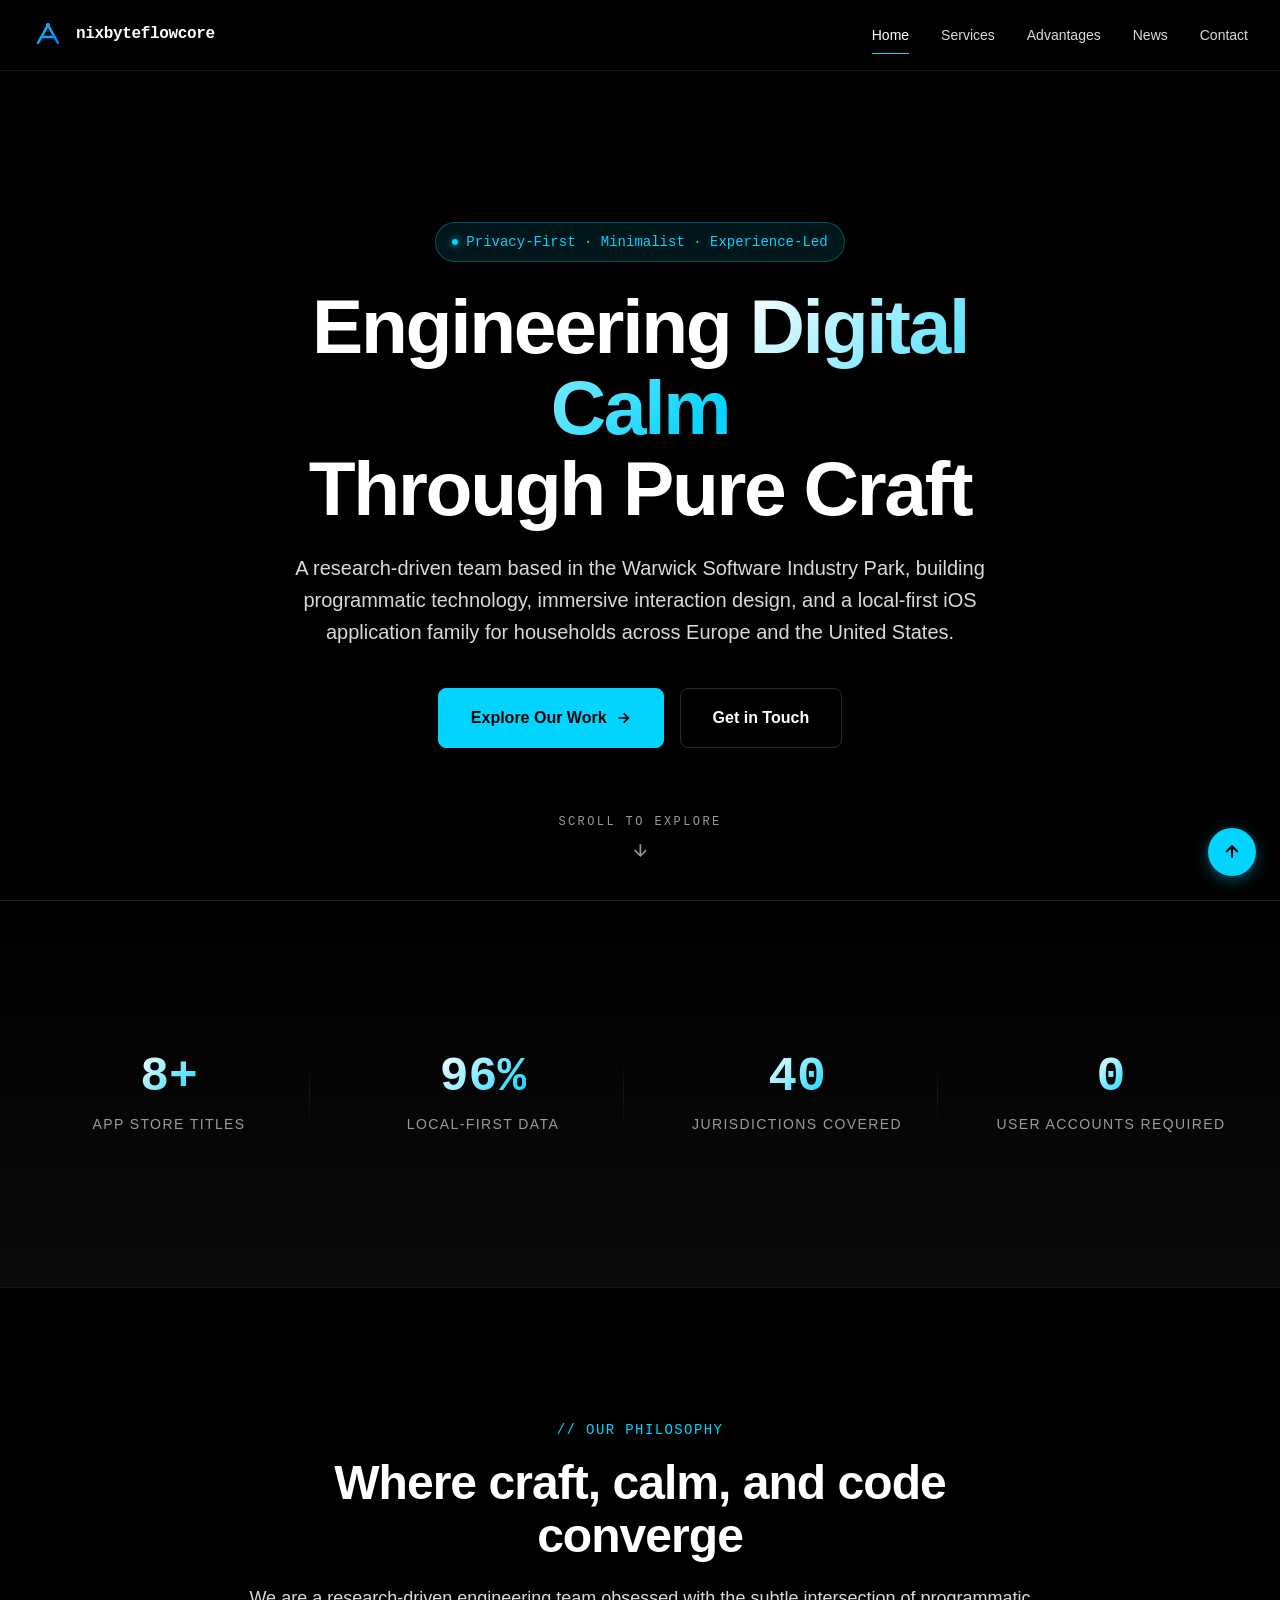
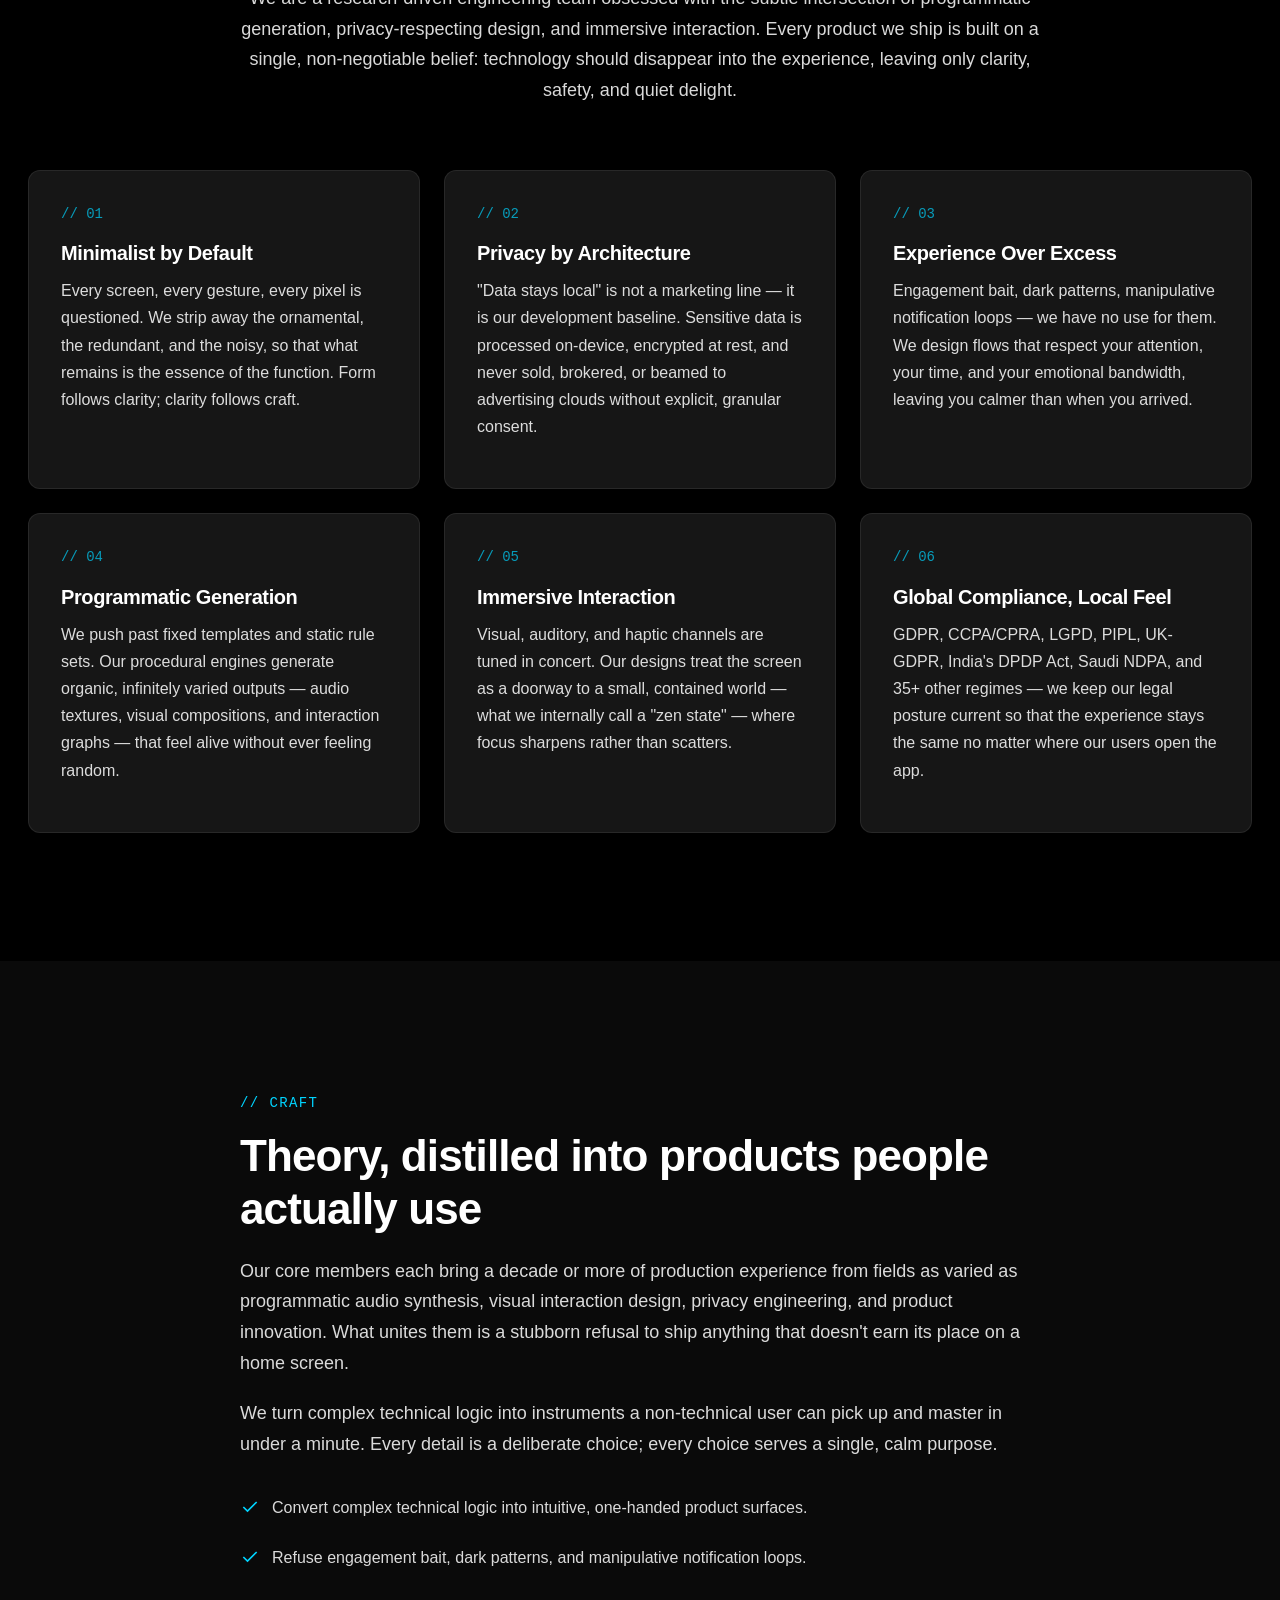
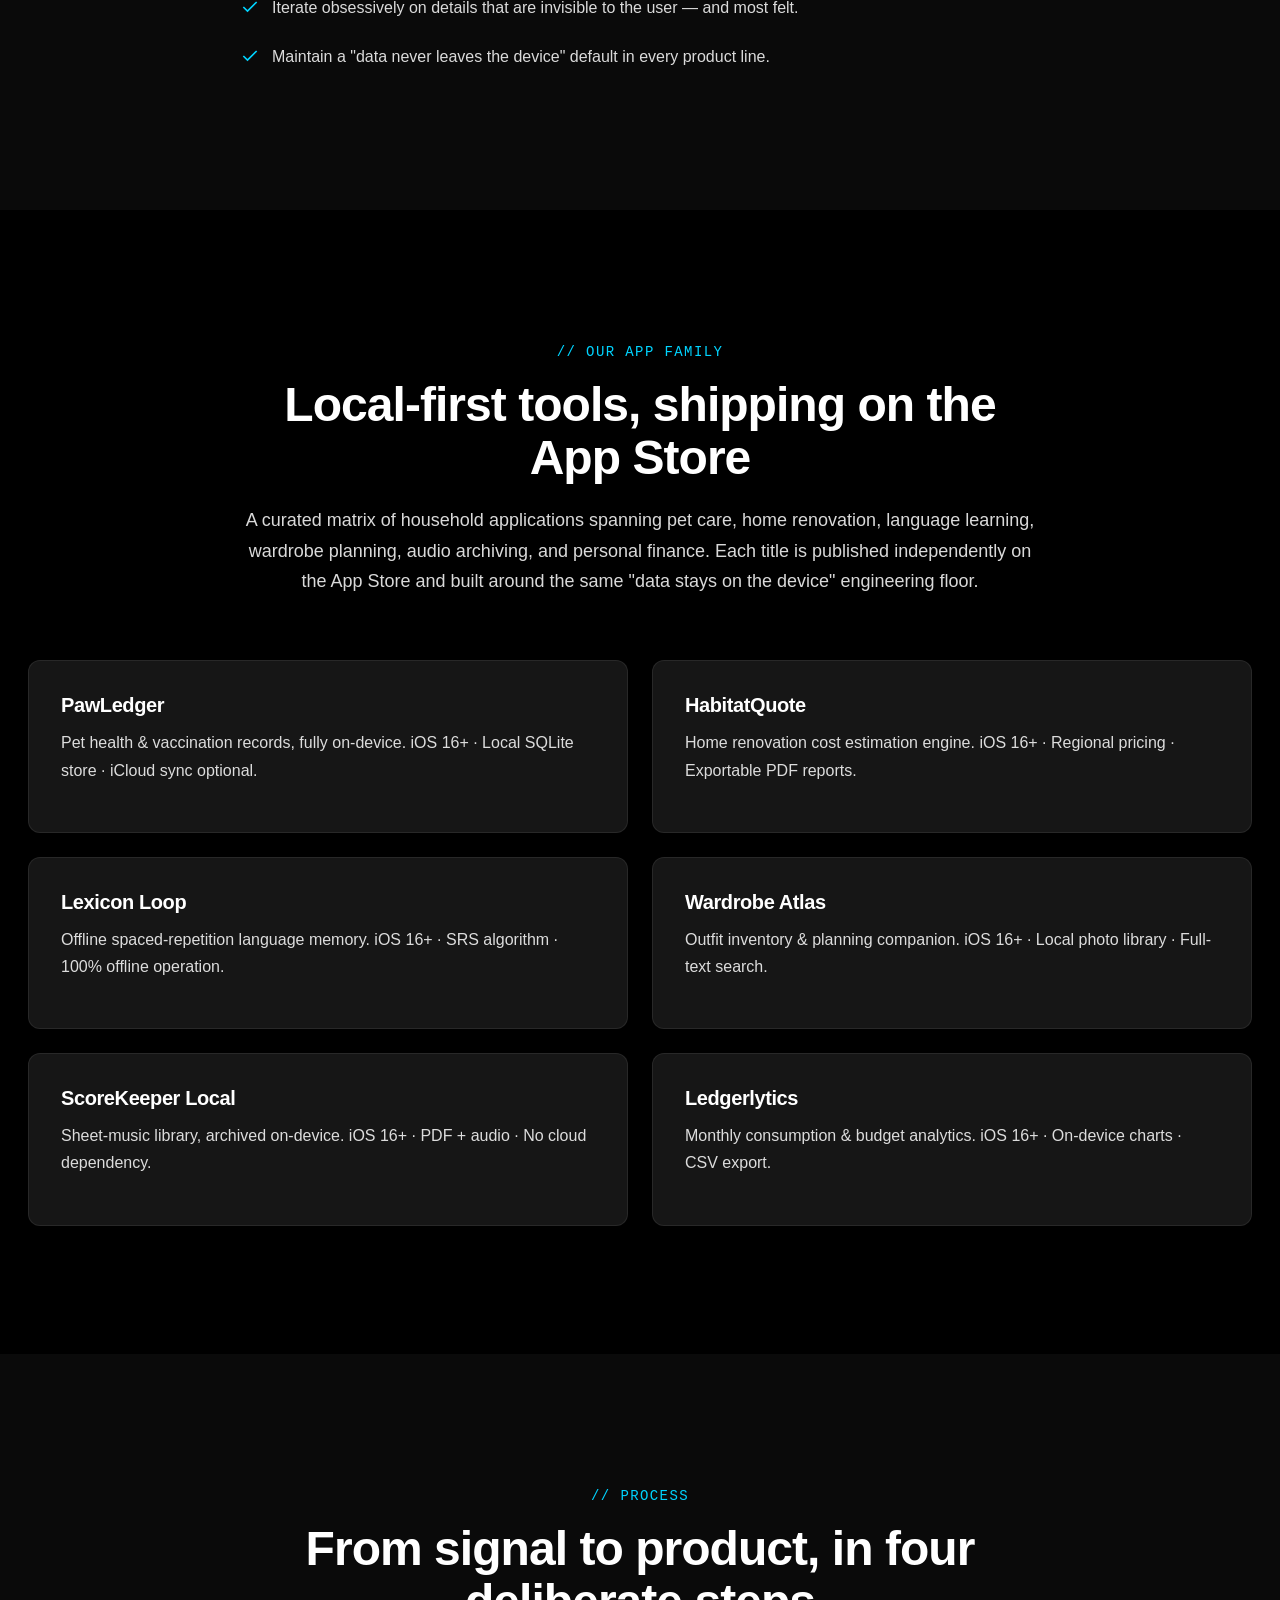
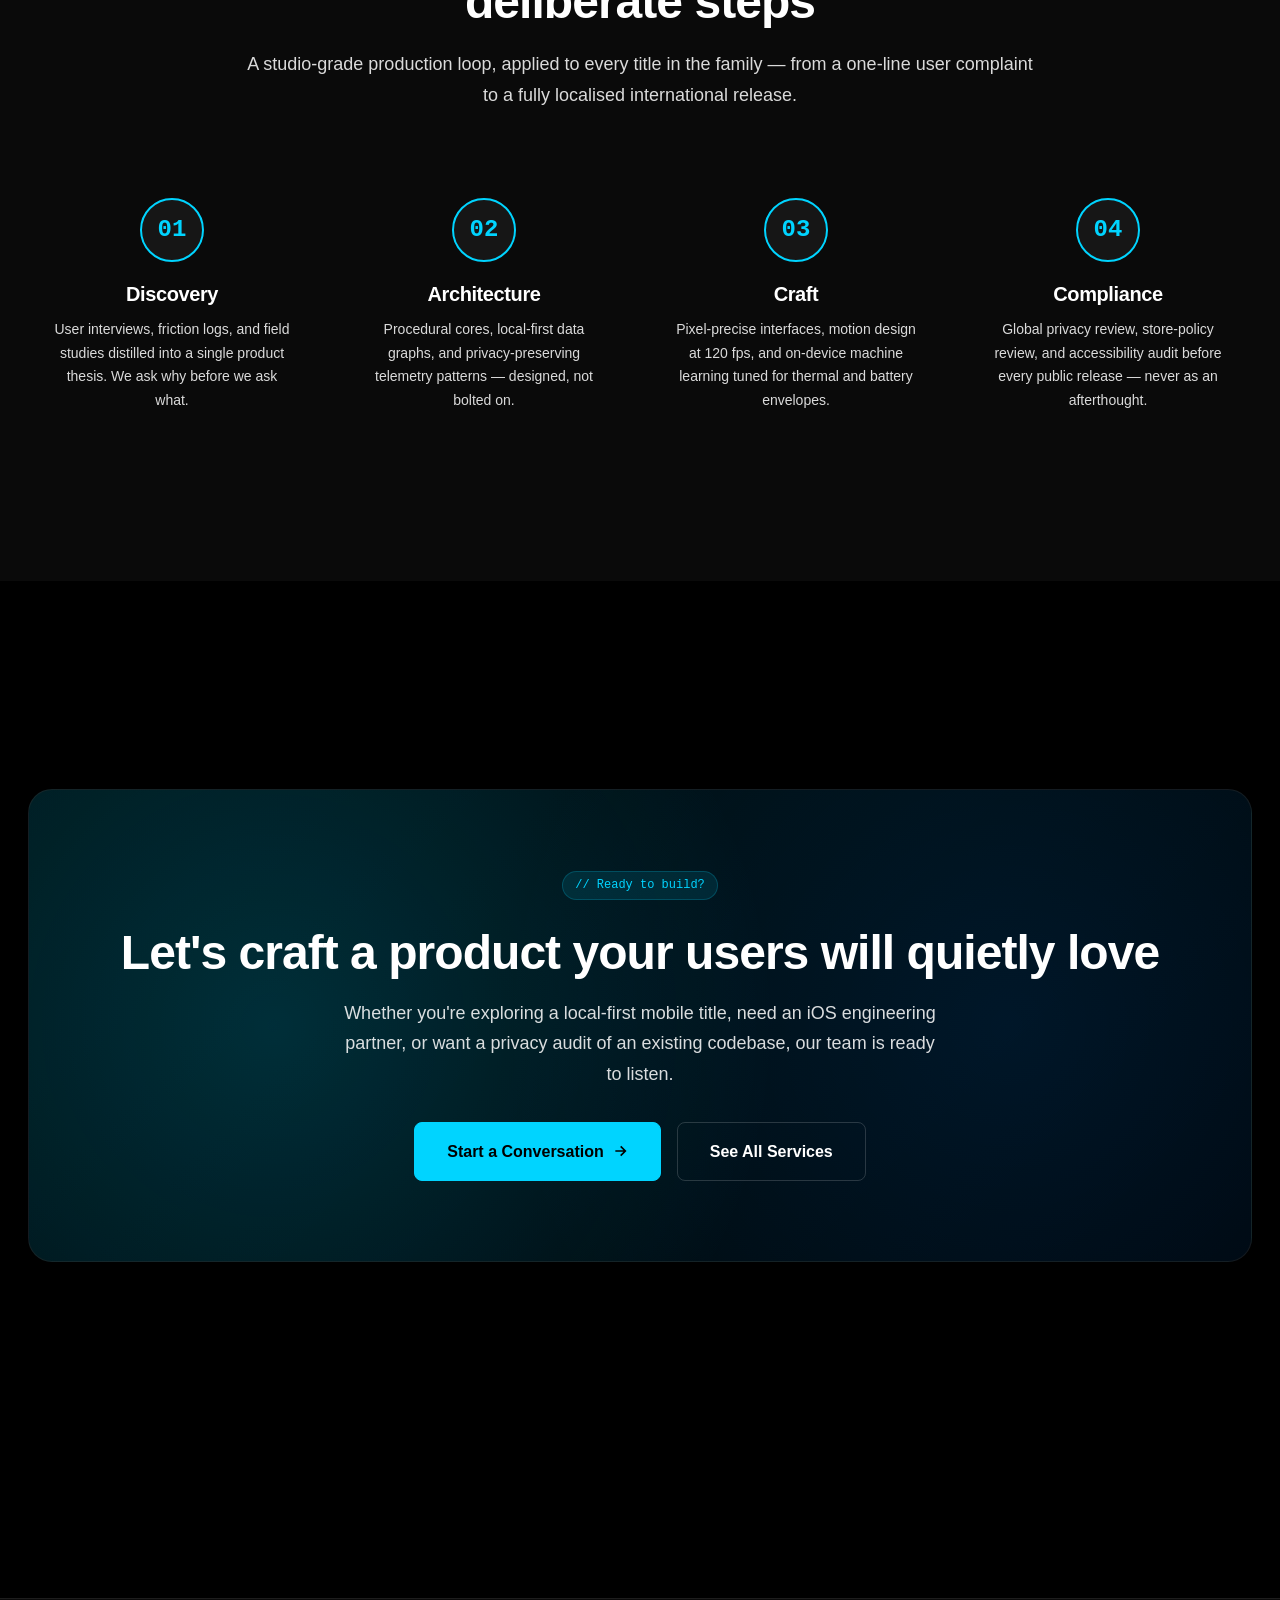
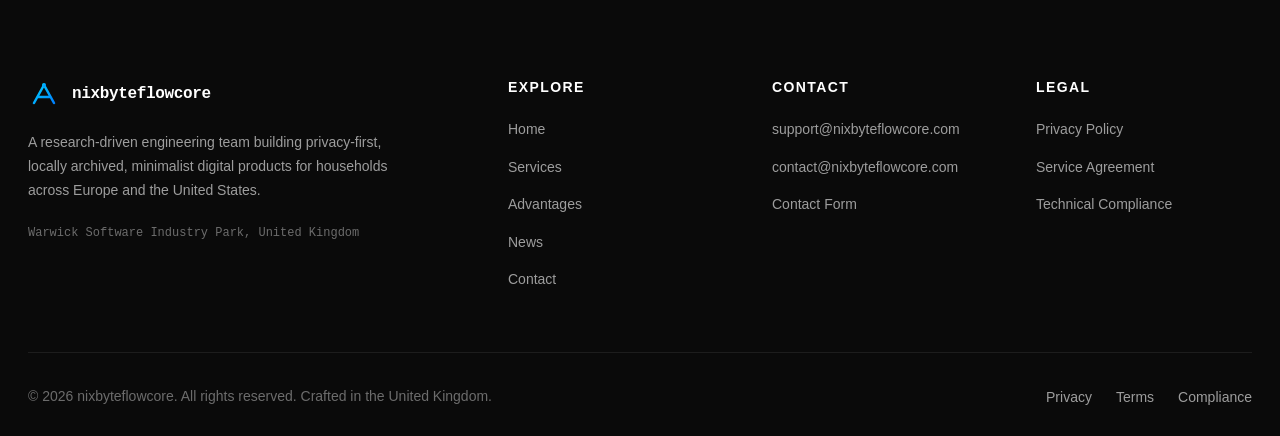
<file: index.html>
﻿<!DOCTYPE html>
<html lang="en">
<head>
    <meta charset="UTF-8">
    <meta name="viewport" content="width=device-width, initial-scale=1.0, viewport-fit=cover">
    <meta name="theme-color" content="#000000">
    <meta name="description" content="nixbyteflowcore - A research-driven team crafting minimalist, privacy-first, experience-led digital products. Specialists in programmatic technology, immersive interaction design, and local-first iOS applications published on the App Store.">
    <meta name="keywords" content="nixbyteflowcore, programmatic technology, minimalist design, privacy-first, immersive interaction, iOS apps, App Store, UK software, local-first, digital products, IAA, IAP, AdMob, AppLovin">
    <meta name="author" content="nixbyteflowcore">
    <meta name="robots" content="index, follow, max-image-preview:large, max-snippet:-1, max-video-preview:-1">
    <meta name="googlebot" content="index, follow">
    <meta name="format-detection" content="telephone=no">

    <meta property="og:type" content="website">
    <meta property="og:site_name" content="nixbyteflowcore">
    <meta property="og:title" content="nixbyteflowcore — Crafting Privacy-First Digital Experiences">
    <meta property="og:description" content="A research-driven team specialising in programmatic technology, immersive interaction design, and local-first iOS applications.">
    <meta property="og:url" content="https://nixbyteflowcore.com/">
    <meta property="og:locale" content="en_GB">
    <meta property="og:locale:alternate" content="en_US">

    <meta name="twitter:card" content="summary_large_image">
    <meta name="twitter:title" content="nixbyteflowcore — Crafting Privacy-First Digital Experiences">
    <meta name="twitter:description" content="A research-driven team specialising in programmatic technology, immersive interaction design, and local-first iOS applications.">

    <link rel="canonical" href="https://nixbyteflowcore.com/">
    <link rel="alternate" hreflang="en" href="https://nixbyteflowcore.com/">
    <link rel="alternate" hreflang="x-default" href="https://nixbyteflowcore.com/">

    <title>nixbyteflowcore — Minimalist Design · Privacy-First · Experience-Led Engineering</title>

    <link rel="preconnect" href="https://fonts.googleapis.com">
    <link rel="preconnect" href="https://fonts.gstatic.com" crossorigin>
    <link rel="stylesheet" href="css/main.css">
    <link rel="stylesheet" href="css/animations.css">
    <link rel="stylesheet" href="css/components.css">
    <link rel="stylesheet" href="css/responsive.css">

    <link rel="icon" type="image/svg+xml" href="data:image/svg+xml,%3Csvg xmlns='http://www.w3.org/2000/svg' viewBox='0 0 32 32'%3E%3Cdefs%3E%3ClinearGradient id='g' x1='0' y1='0' x2='1' y2='1'%3E%3Cstop offset='0' stop-color='%2300d4ff'/%3E%3Cstop offset='1' stop-color='%230080ff'/%3E%3C/linearGradient%3E%3C/defs%3E%3Crect width='32' height='32' rx='7' fill='%23000'/%3E%3Cpath d='M8 22 L16 8 L24 22 M11 17 L21 17' stroke='url(%23g)' stroke-width='2.5' fill='none' stroke-linecap='round' stroke-linejoin='round'/%3E%3C/svg%3E">

    <script type="application/ld+json">
    {
        "@context": "https://schema.org",
        "@type": "Organization",
        "name": "nixbyteflowcore",
        "url": "https://nixbyteflowcore.com/",
        "logo": "https://nixbyteflowcore.com/images/logo.svg",
        "description": "A research-driven team crafting minimalist, privacy-first, experience-led digital products.",
        "email": ["support@nixbyteflowcore.com", "contact@nixbyteflowcore.com"],
        "address": {
            "@type": "PostalAddress",
            "streetAddress": "Warwick Software Industry Park",
            "addressCountry": "GB"
        },
        "sameAs": []
    }
    </script>
    <script type="application/ld+json">
    {
        "@context": "https://schema.org",
        "@type": "WebSite",
        "name": "nixbyteflowcore",
        "url": "https://nixbyteflowcore.com/"
    }
    </script>

    <style>
        .scrolldown { position: absolute; bottom: 40px; left: 50%; transform: translateX(-50%); color: var(--color-text-tertiary); display: flex; flex-direction: column; align-items: center; gap: 8px; z-index: 3; animation: bounce 2s infinite; }
        .scrolldown span { font-family: var(--font-mono); font-size: 12px; letter-spacing: 0.2em; text-transform: uppercase; }
        .scroll-indicator.hidden { opacity: 0; }
        .principle-item { padding: 32px; background: var(--color-bg-card); border: 1px solid var(--color-border); border-radius: 12px; transition: all .3s; }
        .principle-item:hover { transform: translateY(-4px); border-color: rgba(0,212,255,.3); }
        .principle-num { font-family: var(--font-mono); color: var(--color-accent); font-size: 14px; margin-bottom: 16px; }
        .principle-title { font-size: 20px; font-weight: 600; margin-bottom: 12px; }
        .hero-clean { background: var(--color-bg-primary); position: relative; }
    </style>
</head>
<body>

    <!-- Scroll Progress Indicator -->
    <div class="scroll-progress"></div>

    <!-- Header -->
    <header class="site-header" role="banner">
        <div class="header-inner">
            <a href="index.html" class="site-logo" aria-label="nixbyteflowcore home">
                <svg viewBox="0 0 32 32" fill="none" xmlns="http://www.w3.org/2000/svg" aria-hidden="true">
                    <defs>
                        <linearGradient id="logo-grad" x1="0" y1="0" x2="1" y2="1">
                            <stop offset="0" stop-color="#00d4ff"/>
                            <stop offset="1" stop-color="#0080ff"/>
                        </linearGradient>
                    </defs>
                    <path d="M6 24 L16 6 L26 24 M10 18 L22 18" stroke="url(#logo-grad)" stroke-width="2.5" fill="none" stroke-linecap="round" stroke-linejoin="round"/>
                    <circle cx="16" cy="6" r="2" fill="url(#logo-grad)"/>
                </svg>
                <span class="logo-text">nixbyteflowcore</span>
            </a>

            <nav class="main-nav" role="navigation" aria-label="Main">
                <a href="index.html" class="active">Home</a>
                <a href="services.html">Services</a>
                <a href="advantages.html">Advantages</a>
                <a href="news.html">News</a>
                <a href="contact.html">Contact</a>
            </nav>

            <button class="menu-toggle" aria-label="Toggle menu" aria-expanded="false">
                <svg viewBox="0 0 24 24" width="24" height="24" fill="none" stroke="currentColor" stroke-width="2">
                    <line x1="3" y1="6" x2="21" y2="6"/>
                    <line x1="3" y1="12" x2="21" y2="12"/>
                    <line x1="3" y1="18" x2="21" y2="18"/>
                </svg>
            </button>
        </div>
    </header>

    <!-- Hero Section (clean — no decorative SVG images) -->
    <section class="hero hero-clean" id="top">
        <div class="hero-content">
            <div class="hero-eyebrow">
                <span class="dot"></span>
                <span>Privacy-First · Minimalist · Experience-Led</span>
            </div>

            <h1 class="hero-title">
                Engineering <span class="gradient-text">Digital Calm</span><br>
                Through Pure Craft
            </h1>

            <p class="hero-subtitle">
                A research-driven team based in the Warwick Software Industry Park, building programmatic technology, immersive interaction design, and a local-first iOS application family for households across Europe and the United States.
            </p>

            <div class="hero-cta">
                <a href="services.html" class="btn btn-primary btn-large btn-ripple">
                    <span>Explore Our Work</span>
                    <svg class="arrow-right" viewBox="0 0 24 24" fill="none" stroke="currentColor" stroke-width="2.5">
                        <path d="M5 12h14M13 5l7 7-7 7"/>
                    </svg>
                </a>
                <a href="contact.html" class="btn btn-secondary btn-large">
                    <span>Get in Touch</span>
                </a>
            </div>
        </div>

        <div class="scrolldown scroll-indicator">
            <span>Scroll to Explore</span>
            <svg width="20" height="20" viewBox="0 0 24 24" fill="none" stroke="currentColor" stroke-width="2">
                <path d="M12 5v14M5 12l7 7 7-7"/>
            </svg>
        </div>
    </section>

    <!-- Stats Section -->
    <section class="section stats-section">
        <div class="container">
            <div class="stats-grid stagger-children">
                <div class="stat-item">
                    <div class="stat-value"><span data-counter="9" data-suffix="+">0</span></div>
                    <div class="stat-label">App Store Titles</div>
                </div>
                <div class="stat-item">
                    <div class="stat-value"><span data-counter="100" data-suffix="%">0</span></div>
                    <div class="stat-label">Local-First Data</div>
                </div>
                <div class="stat-item">
                    <div class="stat-value"><span data-counter="42" data-suffix="">0</span></div>
                    <div class="stat-label">Jurisdictions Covered</div>
                </div>
                <div class="stat-item">
                    <div class="stat-value"><span data-counter="0" data-suffix="">0</span></div>
                    <div class="stat-label">User Accounts Required</div>
                </div>
            </div>
        </div>
    </section>

    <!-- About / Philosophy Section -->
    <section class="section">
        <div class="container">
            <div class="section-header reveal">
                <span class="section-eyebrow">// Our Philosophy</span>
                <h2 class="section-title">Where craft, calm, and code converge</h2>
                <p class="section-subtitle">We are a research-driven engineering team obsessed with the subtle intersection of programmatic generation, privacy-respecting design, and immersive interaction. Every product we ship is built on a single, non-negotiable belief: technology should disappear into the experience, leaving only clarity, safety, and quiet delight.</p>
            </div>

            <div class="grid grid-3 stagger-children">
                <div class="feature-card">
                    <div class="feature-number">// 01</div>
                    <h3 class="card-title">Minimalist by Default</h3>
                    <p class="card-text">Every screen, every gesture, every pixel is questioned. We strip away the ornamental, the redundant, and the noisy, so that what remains is the essence of the function. Form follows clarity; clarity follows craft.</p>
                </div>

                <div class="feature-card">
                    <div class="feature-number">// 02</div>
                    <h3 class="card-title">Privacy by Architecture</h3>
                    <p class="card-text">"Data stays local" is not a marketing line — it is our development baseline. Sensitive data is processed on-device, encrypted at rest, and never sold, brokered, or beamed to advertising clouds without explicit, granular consent.</p>
                </div>

                <div class="feature-card">
                    <div class="feature-number">// 03</div>
                    <h3 class="card-title">Experience Over Excess</h3>
                    <p class="card-text">Engagement bait, dark patterns, manipulative notification loops — we have no use for them. We design flows that respect your attention, your time, and your emotional bandwidth, leaving you calmer than when you arrived.</p>
                </div>

                <div class="feature-card">
                    <div class="feature-number">// 04</div>
                    <h3 class="card-title">Programmatic Generation</h3>
                    <p class="card-text">We push past fixed templates and static rule sets. Our procedural engines generate organic, infinitely varied outputs — audio textures, visual compositions, and interaction graphs — that feel alive without ever feeling random.</p>
                </div>

                <div class="feature-card">
                    <div class="feature-number">// 05</div>
                    <h3 class="card-title">Immersive Interaction</h3>
                    <p class="card-text">Visual, auditory, and haptic channels are tuned in concert. Our designs treat the screen as a doorway to a small, contained world — what we internally call a "zen state" — where focus sharpens rather than scatters.</p>
                </div>

                <div class="feature-card">
                    <div class="feature-number">// 06</div>
                    <h3 class="card-title">Global Compliance, Local Feel</h3>
                    <p class="card-text">GDPR, CCPA/CPRA, LGPD, PIPL, UK-GDPR, India's DPDP Act, Saudi NDPA, and 35+ other regimes — we keep our legal posture current so that the experience stays the same no matter where our users open the app.</p>
                </div>
            </div>
        </div>
    </section>

    <!-- Two Column Section (text-only — col-visual SVG removed) -->
    <section class="section" style="background: var(--color-bg-secondary);">
        <div class="container">
            <div class="two-col">
                <div class="col-content reveal-left" style="grid-column: 1 / -1; max-width: 800px; margin: 0 auto;">
                    <span class="section-eyebrow">// Craft</span>
                    <h2>Theory, distilled into products people actually use</h2>
                    <p>Our core members each bring a decade or more of production experience from fields as varied as programmatic audio synthesis, visual interaction design, privacy engineering, and product innovation. What unites them is a stubborn refusal to ship anything that doesn't earn its place on a home screen.</p>
                    <p>We turn complex technical logic into instruments a non-technical user can pick up and master in under a minute. Every detail is a deliberate choice; every choice serves a single, calm purpose.</p>
                    <ul class="feature-list">
                        <li>
                            <svg viewBox="0 0 24 24" fill="none" stroke="currentColor" stroke-width="2"><polyline points="20 6 9 17 4 12"/></svg>
                            <span>Convert complex technical logic into intuitive, one-handed product surfaces.</span>
                        </li>
                        <li>
                            <svg viewBox="0 0 24 24" fill="none" stroke="currentColor" stroke-width="2"><polyline points="20 6 9 17 4 12"/></svg>
                            <span>Refuse engagement bait, dark patterns, and manipulative notification loops.</span>
                        </li>
                        <li>
                            <svg viewBox="0 0 24 24" fill="none" stroke="currentColor" stroke-width="2"><polyline points="20 6 9 17 4 12"/></svg>
                            <span>Iterate obsessively on details that are invisible to the user — and most felt.</span>
                        </li>
                        <li>
                            <svg viewBox="0 0 24 24" fill="none" stroke="currentColor" stroke-width="2"><polyline points="20 6 9 17 4 12"/></svg>
                            <span>Maintain a "data never leaves the device" default in every product line.</span>
                        </li>
                    </ul>
                </div>
            </div>
        </div>
    </section>

    <!-- App Family / Portfolio Section (text-focused, app icons removed) -->
    <section class="section" id="portfolio">
        <div class="container">
            <div class="section-header reveal">
                <span class="section-eyebrow">// Our App Family</span>
                <h2 class="section-title">Local-first tools, shipping on the App Store</h2>
                <p class="section-subtitle">A curated matrix of household applications spanning pet care, home renovation, language learning, wardrobe planning, audio archiving, and personal finance. Each title is published independently on the App Store and built around the same "data stays on the device" engineering floor.</p>
            </div>

            <div class="grid grid-2 stagger-children">
                <div class="feature-card">
                    <h3 class="card-title">PawLedger</h3>
                    <p class="card-text">Pet health & vaccination records, fully on-device. iOS 16+ · Local SQLite store · iCloud sync optional.</p>
                </div>

                <div class="feature-card">
                    <h3 class="card-title">HabitatQuote</h3>
                    <p class="card-text">Home renovation cost estimation engine. iOS 16+ · Regional pricing · Exportable PDF reports.</p>
                </div>

                <div class="feature-card">
                    <h3 class="card-title">Lexicon Loop</h3>
                    <p class="card-text">Offline spaced-repetition language memory. iOS 16+ · SRS algorithm · 100% offline operation.</p>
                </div>

                <div class="feature-card">
                    <h3 class="card-title">Wardrobe Atlas</h3>
                    <p class="card-text">Outfit inventory & planning companion. iOS 16+ · Local photo library · Full-text search.</p>
                </div>

                <div class="feature-card">
                    <h3 class="card-title">ScoreKeeper Local</h3>
                    <p class="card-text">Sheet-music library, archived on-device. iOS 16+ · PDF + audio · No cloud dependency.</p>
                </div>

                <div class="feature-card">
                    <h3 class="card-title">Ledgerlytics</h3>
                    <p class="card-text">Monthly consumption & budget analytics. iOS 16+ · On-device charts · CSV export.</p>
                </div>
            </div>
        </div>
    </section>

    <!-- Process Section -->
    <section class="section" style="background: var(--color-bg-secondary);">
        <div class="container">
            <div class="section-header reveal">
                <span class="section-eyebrow">// Process</span>
                <h2 class="section-title">From signal to product, in four deliberate steps</h2>
                <p class="section-subtitle">A studio-grade production loop, applied to every title in the family — from a one-line user complaint to a fully localised international release.</p>
            </div>

            <div class="process-grid stagger-children">
                <div class="process-step">
                    <div class="step-number">01</div>
                    <h4>Discovery</h4>
                    <p>User interviews, friction logs, and field studies distilled into a single product thesis. We ask why before we ask what.</p>
                </div>
                <div class="process-step">
                    <div class="step-number">02</div>
                    <h4>Architecture</h4>
                    <p>Procedural cores, local-first data graphs, and privacy-preserving telemetry patterns — designed, not bolted on.</p>
                </div>
                <div class="process-step">
                    <div class="step-number">03</div>
                    <h4>Craft</h4>
                    <p>Pixel-precise interfaces, motion design at 120 fps, and on-device machine learning tuned for thermal and battery envelopes.</p>
                </div>
                <div class="process-step">
                    <div class="step-number">04</div>
                    <h4>Compliance</h4>
                    <p>Global privacy review, store-policy review, and accessibility audit before every public release — never as an afterthought.</p>
                </div>
            </div>
        </div>
    </section>

    <!-- CTA Section -->
    <section class="section">
        <div class="container">
            <div class="cta-section reveal">
                <span class="tag" style="margin-bottom: 24px;">// Ready to build?</span>
                <h2>Let's craft a product your users will quietly love</h2>
                <p>Whether you're exploring a local-first mobile title, need an iOS engineering partner, or want a privacy audit of an existing codebase, our team is ready to listen.</p>
                <div class="cta-buttons">
                    <a href="contact.html" class="btn btn-primary btn-large btn-ripple">
                        <span>Start a Conversation</span>
                        <svg class="arrow-right" viewBox="0 0 24 24" fill="none" stroke="currentColor" stroke-width="2.5">
                            <path d="M5 12h14M13 5l7 7-7 7"/>
                        </svg>
                    </a>
                    <a href="services.html" class="btn btn-secondary btn-large">
                        <span>See All Services</span>
                    </a>
                </div>
            </div>
        </div>
    </section>

    <!-- Footer -->
    <footer class="site-footer" role="contentinfo">
        <div class="container">
            <div class="footer-grid">
                <div class="footer-brand">
                    <a href="index.html" class="site-logo">
                        <svg viewBox="0 0 32 32" fill="none" xmlns="http://www.w3.org/2000/svg" aria-hidden="true">
                            <defs>
                                <linearGradient id="logo-grad-footer" x1="0" y1="0" x2="1" y2="1">
                                    <stop offset="0" stop-color="#00d4ff"/>
                                    <stop offset="1" stop-color="#0080ff"/>
                                </linearGradient>
                            </defs>
                            <path d="M6 24 L16 6 L26 24 M10 18 L22 18" stroke="url(#logo-grad-footer)" stroke-width="2.5" fill="none" stroke-linecap="round" stroke-linejoin="round"/>
                            <circle cx="16" cy="6" r="2" fill="url(#logo-grad-footer)"/>
                        </svg>
                        <span class="logo-text">nixbyteflowcore</span>
                    </a>
                    <p>A research-driven engineering team building privacy-first, locally archived, minimalist digital products for households across Europe and the United States.</p>
                    <p style="font-family: var(--font-mono); font-size: 12px; color: var(--color-text-muted);">
                        Warwick Software Industry Park, United Kingdom
                    </p>
                </div>

                <div class="footer-col">
                    <h5>Explore</h5>
                    <ul>
                        <li><a href="index.html">Home</a></li>
                        <li><a href="services.html">Services</a></li>
                        <li><a href="advantages.html">Advantages</a></li>
                        <li><a href="news.html">News</a></li>
                        <li><a href="contact.html">Contact</a></li>
                    </ul>
                </div>

                <div class="footer-col">
                    <h5>Contact</h5>
                    <ul>
                        <li><a href="mailto:support@nixbyteflowcore.com">support@nixbyteflowcore.com</a></li>
                        <li><a href="mailto:contact@nixbyteflowcore.com">contact@nixbyteflowcore.com</a></li>
                        <li><a href="contact.html">Contact Form</a></li>
                    </ul>
                </div>

                <div class="footer-col">
                    <h5>Legal</h5>
                    <ul>
                        <li><a href="privacy.html">Privacy Policy</a></li>
                        <li><a href="terms.html">Service Agreement</a></li>
                        <li><a href="compliance.html">Technical Compliance</a></li>
                   </ul>
                </div>
            </div>

            <div class="footer-bottom">
                <p>&copy; 2026 nixbyteflowcore. All rights reserved. Crafted in the United Kingdom.</p>
                <div class="footer-legal">
                    <a href="privacy.html">Privacy</a>
                    <a href="terms.html">Terms</a>
                    <a href="compliance.html">Compliance</a>
                </div>
            </div>
        </div>
    </footer>

    <button class="back-to-top" aria-label="Back to top">
        <svg viewBox="0 0 24 24" fill="none" stroke="currentColor" stroke-width="2.5">
            <path d="M12 19V5M5 12l7-7 7 7"/>
        </svg>
    </button>

    <script src="js/main.js" defer></script>
    <script src="js/animations.js" defer></script>
</body>
</html>
</file>
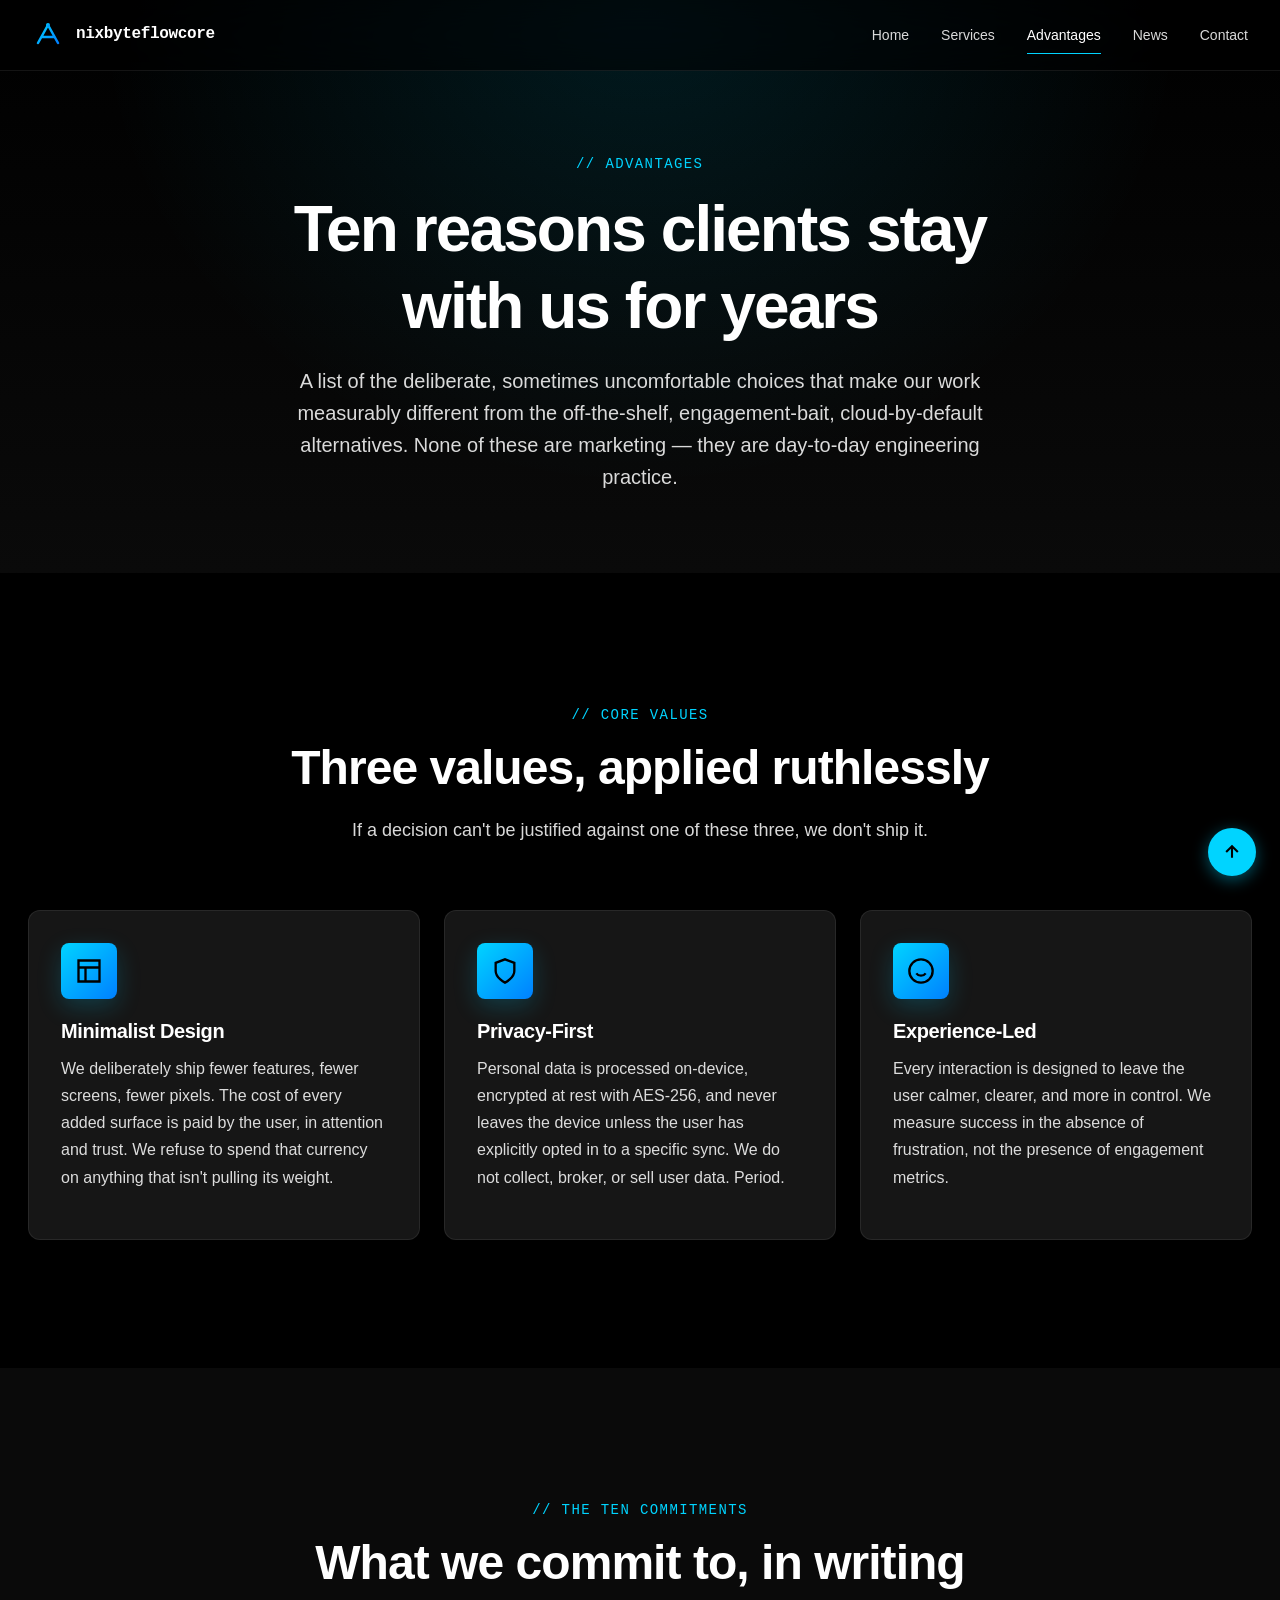
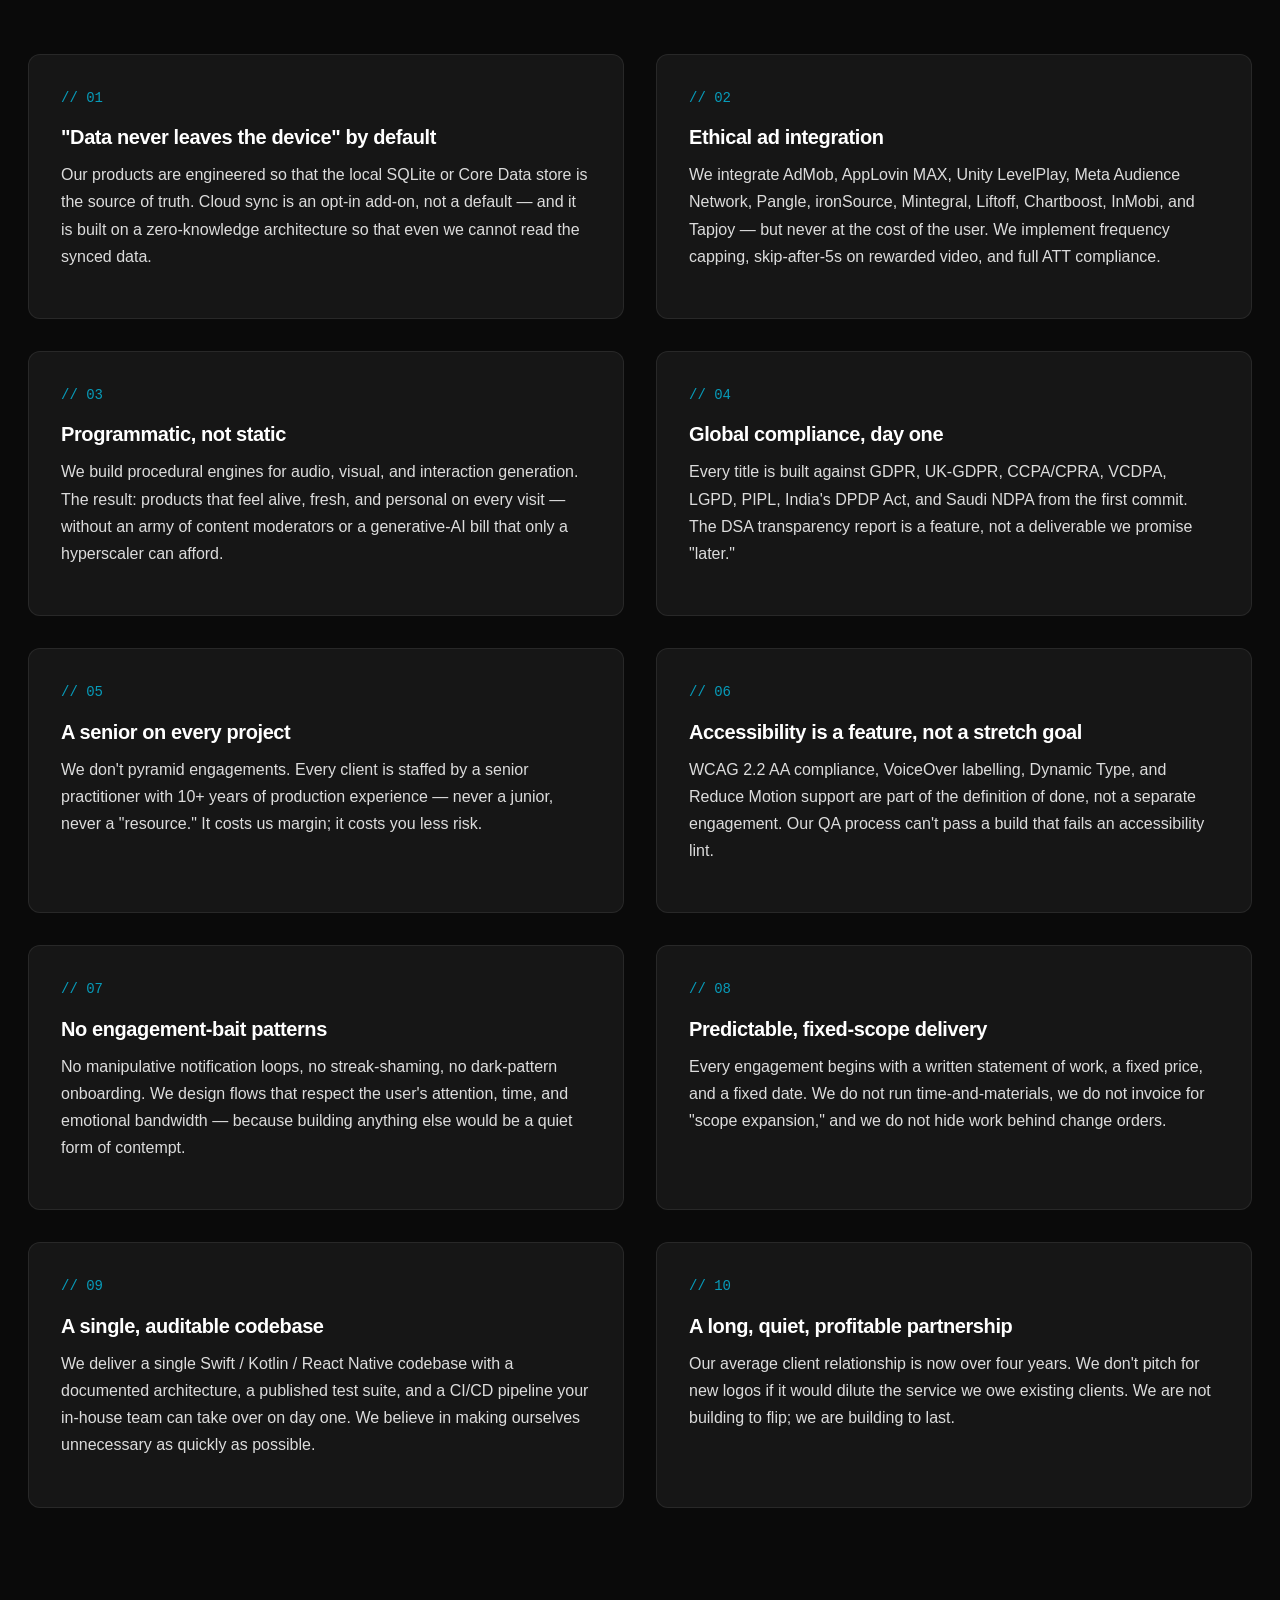
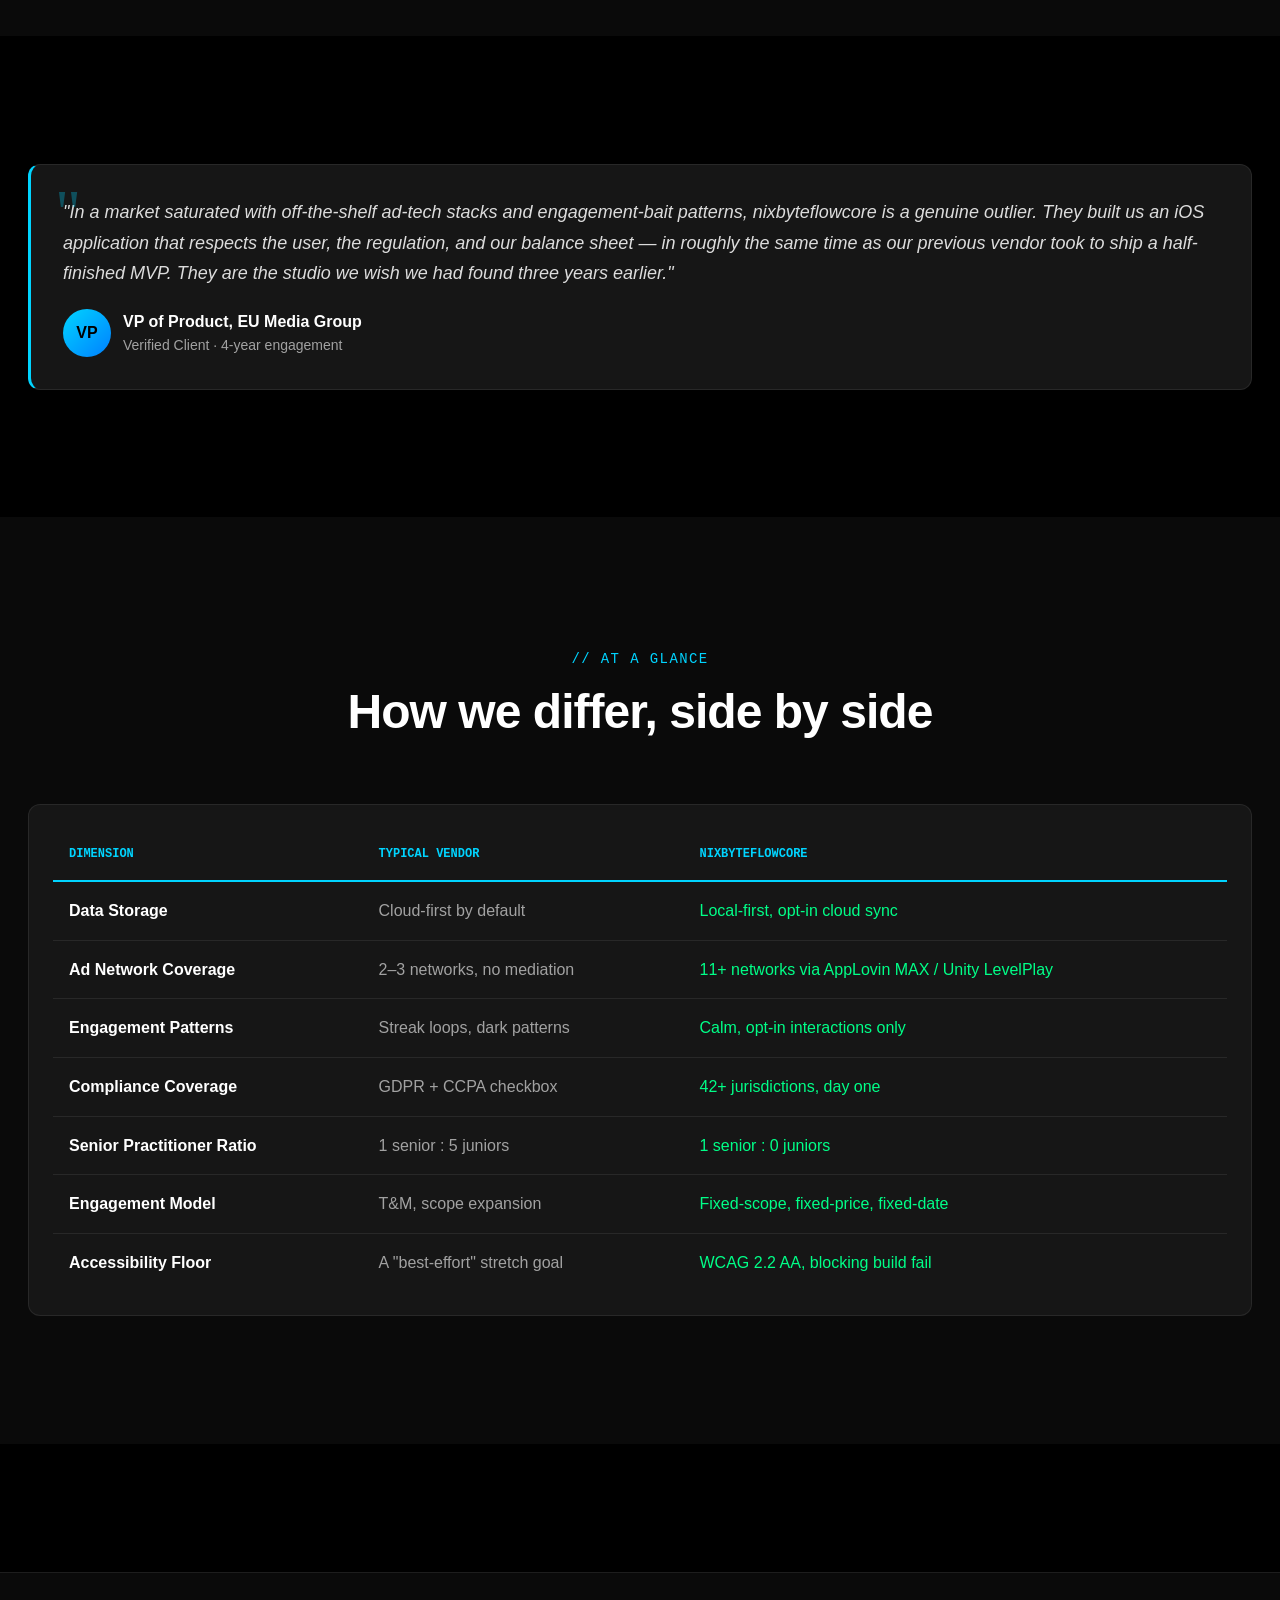
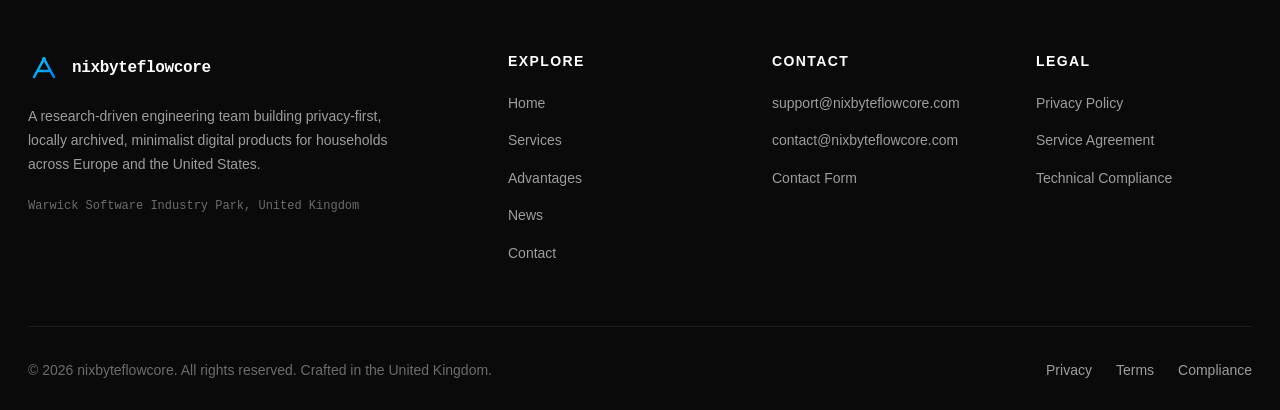
<file: advantages.html>
﻿<!DOCTYPE html>
<html lang="en">
<head>
    <meta charset="UTF-8">
    <meta name="viewport" content="width=device-width, initial-scale=1.0, viewport-fit=cover">
    <meta name="theme-color" content="#000000">
    <meta name="description" content="nixbyteflowcore Advantages - Why our privacy-first, locally-archived, minimalist, experience-led engineering approach outperforms the off-the-shelf alternatives for European and US teams.">
    <meta name="keywords" content="advantages, privacy-first, local-first, minimalist, experience, GDPR-compliant, UK software, ethical IAA, ethical IAP">
    <meta name="robots" content="index, follow">
    <link rel="canonical" href="https://nixbyteflowcore.com/advantages.html">
    <meta property="og:type" content="website">
    <meta property="og:title" content="Advantages — nixbyteflowcore">
    <meta property="og:description" content="Why our privacy-first, locally-archived engineering approach outperforms the off-the-shelf alternatives.">
    <title>Advantages — nixbyteflowcore</title>

    <link rel="stylesheet" href="css/main.css">
    <link rel="stylesheet" href="css/animations.css">
    <link rel="stylesheet" href="css/components.css">
    <link rel="stylesheet" href="css/responsive.css">

    <link rel="icon" type="image/svg+xml" href="data:image/svg+xml,%3Csvg xmlns='http://www.w3.org/2000/svg' viewBox='0 0 32 32'%3E%3Cdefs%3E%3ClinearGradient id='g' x1='0' y1='0' x2='1' y2='1'%3E%3Cstop offset='0' stop-color='%2300d4ff'/%3E%3Cstop offset='1' stop-color='%230080ff'/%3E%3C/linearGradient%3E%3C/defs%3E%3Crect width='32' height='32' rx='7' fill='%23000'/%3E%3Cpath d='M8 22 L16 8 L24 22 M11 17 L21 17' stroke='url(%23g)' stroke-width='2.5' fill='none' stroke-linecap='round' stroke-linejoin='round'/%3E%3C/svg%3E">
</head>
<body>

    <div class="scroll-progress"></div>

    <header class="site-header" role="banner">
        <div class="header-inner">
            <a href="index.html" class="site-logo" aria-label="nixbyteflowcore home">
                <svg viewBox="0 0 32 32" fill="none" xmlns="http://www.w3.org/2000/svg" aria-hidden="true">
                    <defs><linearGradient id="logo-grad" x1="0" y1="0" x2="1" y2="1"><stop offset="0" stop-color="#00d4ff"/><stop offset="1" stop-color="#0080ff"/></linearGradient></defs>
                    <path d="M6 24 L16 6 L26 24 M10 18 L22 18" stroke="url(#logo-grad)" stroke-width="2.5" fill="none" stroke-linecap="round" stroke-linejoin="round"/>
                    <circle cx="16" cy="6" r="2" fill="url(#logo-grad)"/>
                </svg>
                <span class="logo-text">nixbyteflowcore</span>
            </a>
            <nav class="main-nav" role="navigation" aria-label="Main">
                <a href="index.html">Home</a>
                <a href="services.html">Services</a>
                <a href="advantages.html" class="active">Advantages</a>
                <a href="news.html">News</a>
                <a href="contact.html">Contact</a>
            </nav>
            <button class="menu-toggle" aria-label="Toggle menu" aria-expanded="false">
                <svg viewBox="0 0 24 24" width="24" height="24" fill="none" stroke="currentColor" stroke-width="2">
                    <line x1="3" y1="6" x2="21" y2="6"/><line x1="3" y1="12" x2="21" y2="12"/><line x1="3" y1="18" x2="21" y2="18"/>
                </svg>
            </button>
        </div>
    </header>

    <section class="page-header">
        <div class="container">
            <span class="section-eyebrow reveal">// Advantages</span>
            <h1 class="page-title reveal">Ten reasons clients stay<br>with us for years</h1>
            <p class="page-subtitle reveal">A list of the deliberate, sometimes uncomfortable choices that make our work measurably different from the off-the-shelf, engagement-bait, cloud-by-default alternatives. None of these are marketing — they are day-to-day engineering practice.</p>
        </div>
    </section>

    <!-- Core Values -->
    <section class="section">
        <div class="container">
            <div class="section-header reveal">
                <span class="section-eyebrow">// Core Values</span>
                <h2 class="section-title">Three values, applied ruthlessly</h2>
                <p class="section-subtitle">If a decision can't be justified against one of these three, we don't ship it.</p>
            </div>

            <div class="values-grid stagger-children">
                <div class="value-card" data-tilt>
                    <div class="value-icon">
                        <svg viewBox="0 0 24 24" fill="none" stroke="currentColor" stroke-width="2"><path d="M3 3h18v18H3zM3 9h18M9 21V9"/></svg>
                    </div>
                    <h3 class="value-title">Minimalist Design</h3>
                    <p class="value-text">We deliberately ship fewer features, fewer screens, fewer pixels. The cost of every added surface is paid by the user, in attention and trust. We refuse to spend that currency on anything that isn't pulling its weight.</p>
                </div>

                <div class="value-card" data-tilt>
                    <div class="value-icon">
                        <svg viewBox="0 0 24 24" fill="none" stroke="currentColor" stroke-width="2"><path d="M12 22s8-4 8-10V5l-8-3-8 3v7c0 6 8 10 8 10z"/></svg>
                    </div>
                    <h3 class="value-title">Privacy-First</h3>
                    <p class="value-text">Personal data is processed on-device, encrypted at rest with AES-256, and never leaves the device unless the user has explicitly opted in to a specific sync. We do not collect, broker, or sell user data. Period.</p>
                </div>

                <div class="value-card" data-tilt>
                    <div class="value-icon">
                        <svg viewBox="0 0 24 24" fill="none" stroke="currentColor" stroke-width="2"><circle cx="12" cy="12" r="10"/><path d="M8 14s1.5 2 4 2 4-2 4-2M9 9h.01M15 9h.01"/></svg>
                    </div>
                    <h3 class="value-title">Experience-Led</h3>
                    <p class="value-text">Every interaction is designed to leave the user calmer, clearer, and more in control. We measure success in the absence of frustration, not the presence of engagement metrics.</p>
                </div>
            </div>
        </div>
    </section>

    <!-- 10 Reasons Detailed -->
    <section class="section" style="background: var(--color-bg-secondary);">
        <div class="container">
            <div class="section-header reveal">
                <span class="section-eyebrow">// The Ten Commitments</span>
                <h2 class="section-title">What we commit to, in writing</h2>
            </div>

            <div class="grid grid-2 stagger-children" style="gap:32px;">
                <div class="feature-card">
                    <div class="feature-number">// 01</div>
                    <h3 class="card-title">"Data never leaves the device" by default</h3>
                    <p class="card-text">Our products are engineered so that the local SQLite or Core Data store is the source of truth. Cloud sync is an opt-in add-on, not a default — and it is built on a zero-knowledge architecture so that even we cannot read the synced data.</p>
                </div>

                <div class="feature-card">
                    <div class="feature-number">// 02</div>
                    <h3 class="card-title">Ethical ad integration</h3>
                    <p class="card-text">We integrate AdMob, AppLovin MAX, Unity LevelPlay, Meta Audience Network, Pangle, ironSource, Mintegral, Liftoff, Chartboost, InMobi, and Tapjoy — but never at the cost of the user. We implement frequency capping, skip-after-5s on rewarded video, and full ATT compliance.</p>
                </div>

                <div class="feature-card">
                    <div class="feature-number">// 03</div>
                    <h3 class="card-title">Programmatic, not static</h3>
                    <p class="card-text">We build procedural engines for audio, visual, and interaction generation. The result: products that feel alive, fresh, and personal on every visit — without an army of content moderators or a generative-AI bill that only a hyperscaler can afford.</p>
                </div>

                <div class="feature-card">
                    <div class="feature-number">// 04</div>
                    <h3 class="card-title">Global compliance, day one</h3>
                    <p class="card-text">Every title is built against GDPR, UK-GDPR, CCPA/CPRA, VCDPA, LGPD, PIPL, India's DPDP Act, and Saudi NDPA from the first commit. The DSA transparency report is a feature, not a deliverable we promise "later."</p>
                </div>

                <div class="feature-card">
                    <div class="feature-number">// 05</div>
                    <h3 class="card-title">A senior on every project</h3>
                    <p class="card-text">We don't pyramid engagements. Every client is staffed by a senior practitioner with 10+ years of production experience — never a junior, never a "resource." It costs us margin; it costs you less risk.</p>
                </div>

                <div class="feature-card">
                    <div class="feature-number">// 06</div>
                    <h3 class="card-title">Accessibility is a feature, not a stretch goal</h3>
                    <p class="card-text">WCAG 2.2 AA compliance, VoiceOver labelling, Dynamic Type, and Reduce Motion support are part of the definition of done, not a separate engagement. Our QA process can't pass a build that fails an accessibility lint.</p>
                </div>

                <div class="feature-card">
                    <div class="feature-number">// 07</div>
                    <h3 class="card-title">No engagement-bait patterns</h3>
                    <p class="card-text">No manipulative notification loops, no streak-shaming, no dark-pattern onboarding. We design flows that respect the user's attention, time, and emotional bandwidth — because building anything else would be a quiet form of contempt.</p>
                </div>

                <div class="feature-card">
                    <div class="feature-number">// 08</div>
                    <h3 class="card-title">Predictable, fixed-scope delivery</h3>
                    <p class="card-text">Every engagement begins with a written statement of work, a fixed price, and a fixed date. We do not run time-and-materials, we do not invoice for "scope expansion," and we do not hide work behind change orders.</p>
                </div>

                <div class="feature-card">
                    <div class="feature-number">// 09</div>
                    <h3 class="card-title">A single, auditable codebase</h3>
                    <p class="card-text">We deliver a single Swift / Kotlin / React Native codebase with a documented architecture, a published test suite, and a CI/CD pipeline your in-house team can take over on day one. We believe in making ourselves unnecessary as quickly as possible.</p>
                </div>

                <div class="feature-card">
                    <div class="feature-number">// 10</div>
                    <h3 class="card-title">A long, quiet, profitable partnership</h3>
                    <p class="card-text">Our average client relationship is now over four years. We don't pitch for new logos if it would dilute the service we owe existing clients. We are not building to flip; we are building to last.</p>
                </div>
            </div>
        </div>
    </section>

    <!-- Testimonial -->
    <section class="section">
        <div class="container">
            <div class="testimonial reveal">
                <p class="testimonial-text">"In a market saturated with off-the-shelf ad-tech stacks and engagement-bait patterns, nixbyteflowcore is a genuine outlier. They built us an iOS application that respects the user, the regulation, and our balance sheet — in roughly the same time as our previous vendor took to ship a half-finished MVP. They are the studio we wish we had found three years earlier."</p>
                <div class="testimonial-author">
                    <div class="testimonial-avatar">VP</div>
                    <div>
                        <div class="testimonial-name">VP of Product, EU Media Group</div>
                        <div class="testimonial-role">Verified Client · 4-year engagement</div>
                    </div>
                </div>
            </div>
        </div>
    </section>

    <!-- Comparison Table -->
    <section class="section" style="background: var(--color-bg-secondary);">
        <div class="container">
            <div class="section-header reveal">
                <span class="section-eyebrow">// At a Glance</span>
                <h2 class="section-title">How we differ, side by side</h2>
            </div>

            <div class="responsive-table reveal" style="background:var(--color-bg-card);border:1px solid var(--color-border);border-radius:12px;padding:24px;overflow-x:auto;">
                <table style="width:100%;border-collapse:collapse;">
                    <thead>
                        <tr style="border-bottom:2px solid var(--color-accent);">
                            <th style="text-align:left;padding:16px;color:var(--color-accent);font-family:var(--font-mono);font-size:12px;text-transform:uppercase;">Dimension</th>
                            <th style="text-align:left;padding:16px;color:var(--color-accent);font-family:var(--font-mono);font-size:12px;text-transform:uppercase;">Typical Vendor</th>
                            <th style="text-align:left;padding:16px;color:var(--color-accent);font-family:var(--font-mono);font-size:12px;text-transform:uppercase;">nixbyteflowcore</th>
                        </tr>
                    </thead>
                    <tbody>
                        <tr style="border-bottom:1px solid var(--color-border);">
                            <td style="padding:16px;font-weight:600;">Data Storage</td>
                            <td style="padding:16px;color:var(--color-text-tertiary);">Cloud-first by default</td>
                            <td style="padding:16px;color:var(--color-success);">Local-first, opt-in cloud sync</td>
                        </tr>
                        <tr style="border-bottom:1px solid var(--color-border);">
                            <td style="padding:16px;font-weight:600;">Ad Network Coverage</td>
                            <td style="padding:16px;color:var(--color-text-tertiary);">2–3 networks, no mediation</td>
                            <td style="padding:16px;color:var(--color-success);">11+ networks via AppLovin MAX / Unity LevelPlay</td>
                        </tr>
                        <tr style="border-bottom:1px solid var(--color-border);">
                            <td style="padding:16px;font-weight:600;">Engagement Patterns</td>
                            <td style="padding:16px;color:var(--color-text-tertiary);">Streak loops, dark patterns</td>
                            <td style="padding:16px;color:var(--color-success);">Calm, opt-in interactions only</td>
                        </tr>
                        <tr style="border-bottom:1px solid var(--color-border);">
                            <td style="padding:16px;font-weight:600;">Compliance Coverage</td>
                            <td style="padding:16px;color:var(--color-text-tertiary);">GDPR + CCPA checkbox</td>
                            <td style="padding:16px;color:var(--color-success);">42+ jurisdictions, day one</td>
                        </tr>
                        <tr style="border-bottom:1px solid var(--color-border);">
                            <td style="padding:16px;font-weight:600;">Senior Practitioner Ratio</td>
                            <td style="padding:16px;color:var(--color-text-tertiary);">1 senior : 5 juniors</td>
                            <td style="padding:16px;color:var(--color-success);">1 senior : 0 juniors</td>
                        </tr>
                        <tr style="border-bottom:1px solid var(--color-border);">
                            <td style="padding:16px;font-weight:600;">Engagement Model</td>
                            <td style="padding:16px;color:var(--color-text-tertiary);">T&M, scope expansion</td>
                            <td style="padding:16px;color:var(--color-success);">Fixed-scope, fixed-price, fixed-date</td>
                        </tr>
                        <tr>
                            <td style="padding:16px;font-weight:600;">Accessibility Floor</td>
                            <td style="padding:16px;color:var(--color-text-tertiary);">A "best-effort" stretch goal</td>
                            <td style="padding:16px;color:var(--color-success);">WCAG 2.2 AA, blocking build fail</td>
                        </tr>
                    </tbody>
                </table>
            </div>
        </div>
    </section>

    <!-- Footer -->
    <footer class="site-footer" role="contentinfo">
        <div class="container">
            <div class="footer-grid">
                <div class="footer-brand">
                    <a href="index.html" class="site-logo">
                        <svg viewBox="0 0 32 32" fill="none" xmlns="http://www.w3.org/2000/svg" aria-hidden="true">
                            <defs><linearGradient id="logo-grad-footer" x1="0" y1="0" x2="1" y2="1"><stop offset="0" stop-color="#00d4ff"/><stop offset="1" stop-color="#0080ff"/></linearGradient></defs>
                            <path d="M6 24 L16 6 L26 24 M10 18 L22 18" stroke="url(#logo-grad-footer)" stroke-width="2.5" fill="none" stroke-linecap="round" stroke-linejoin="round"/>
                            <circle cx="16" cy="6" r="2" fill="url(#logo-grad-footer)"/>
                        </svg>
                        <span class="logo-text">nixbyteflowcore</span>
                    </a>
                    <p>A research-driven engineering team building privacy-first, locally archived, minimalist digital products for households across Europe and the United States.</p>
                    <p style="font-family: var(--font-mono); font-size: 12px; color: var(--color-text-muted);">Warwick Software Industry Park, United Kingdom</p>
                </div>
                <div class="footer-col">
                    <h5>Explore</h5>
                    <ul>
                        <li><a href="index.html">Home</a></li>
                        <li><a href="services.html">Services</a></li>
                        <li><a href="advantages.html">Advantages</a></li>
                        <li><a href="news.html">News</a></li>
                        <li><a href="contact.html">Contact</a></li>
                    </ul>
                </div>
                <div class="footer-col">
                    <h5>Contact</h5>
                    <ul>
                        <li><a href="mailto:support@nixbyteflowcore.com">support@nixbyteflowcore.com</a></li>
                        <li><a href="mailto:contact@nixbyteflowcore.com">contact@nixbyteflowcore.com</a></li>
                        <li><a href="contact.html">Contact Form</a></li>
                    </ul>
                </div>
                <div class="footer-col">
                    <h5>Legal</h5>
                    <ul>
                        <li><a href="privacy.html">Privacy Policy</a></li>
                        <li><a href="terms.html">Service Agreement</a></li>
                        <li><a href="compliance.html">Technical Compliance</a></li>
                   </ul>
                </div>
            </div>
            <div class="footer-bottom">
                <p>&copy; 2026 nixbyteflowcore. All rights reserved. Crafted in the United Kingdom.</p>
                <div class="footer-legal">
                    <a href="privacy.html">Privacy</a>
                    <a href="terms.html">Terms</a>
                    <a href="compliance.html">Compliance</a>
                </div>
            </div>
        </div>
    </footer>

    <button class="back-to-top" aria-label="Back to top">
        <svg viewBox="0 0 24 24" fill="none" stroke="currentColor" stroke-width="2.5"><path d="M12 19V5M5 12l7-7 7 7"/></svg>
    </button>

    <script src="js/main.js" defer></script>
    <script src="js/animations.js" defer></script>
</body>
</html>
</file>
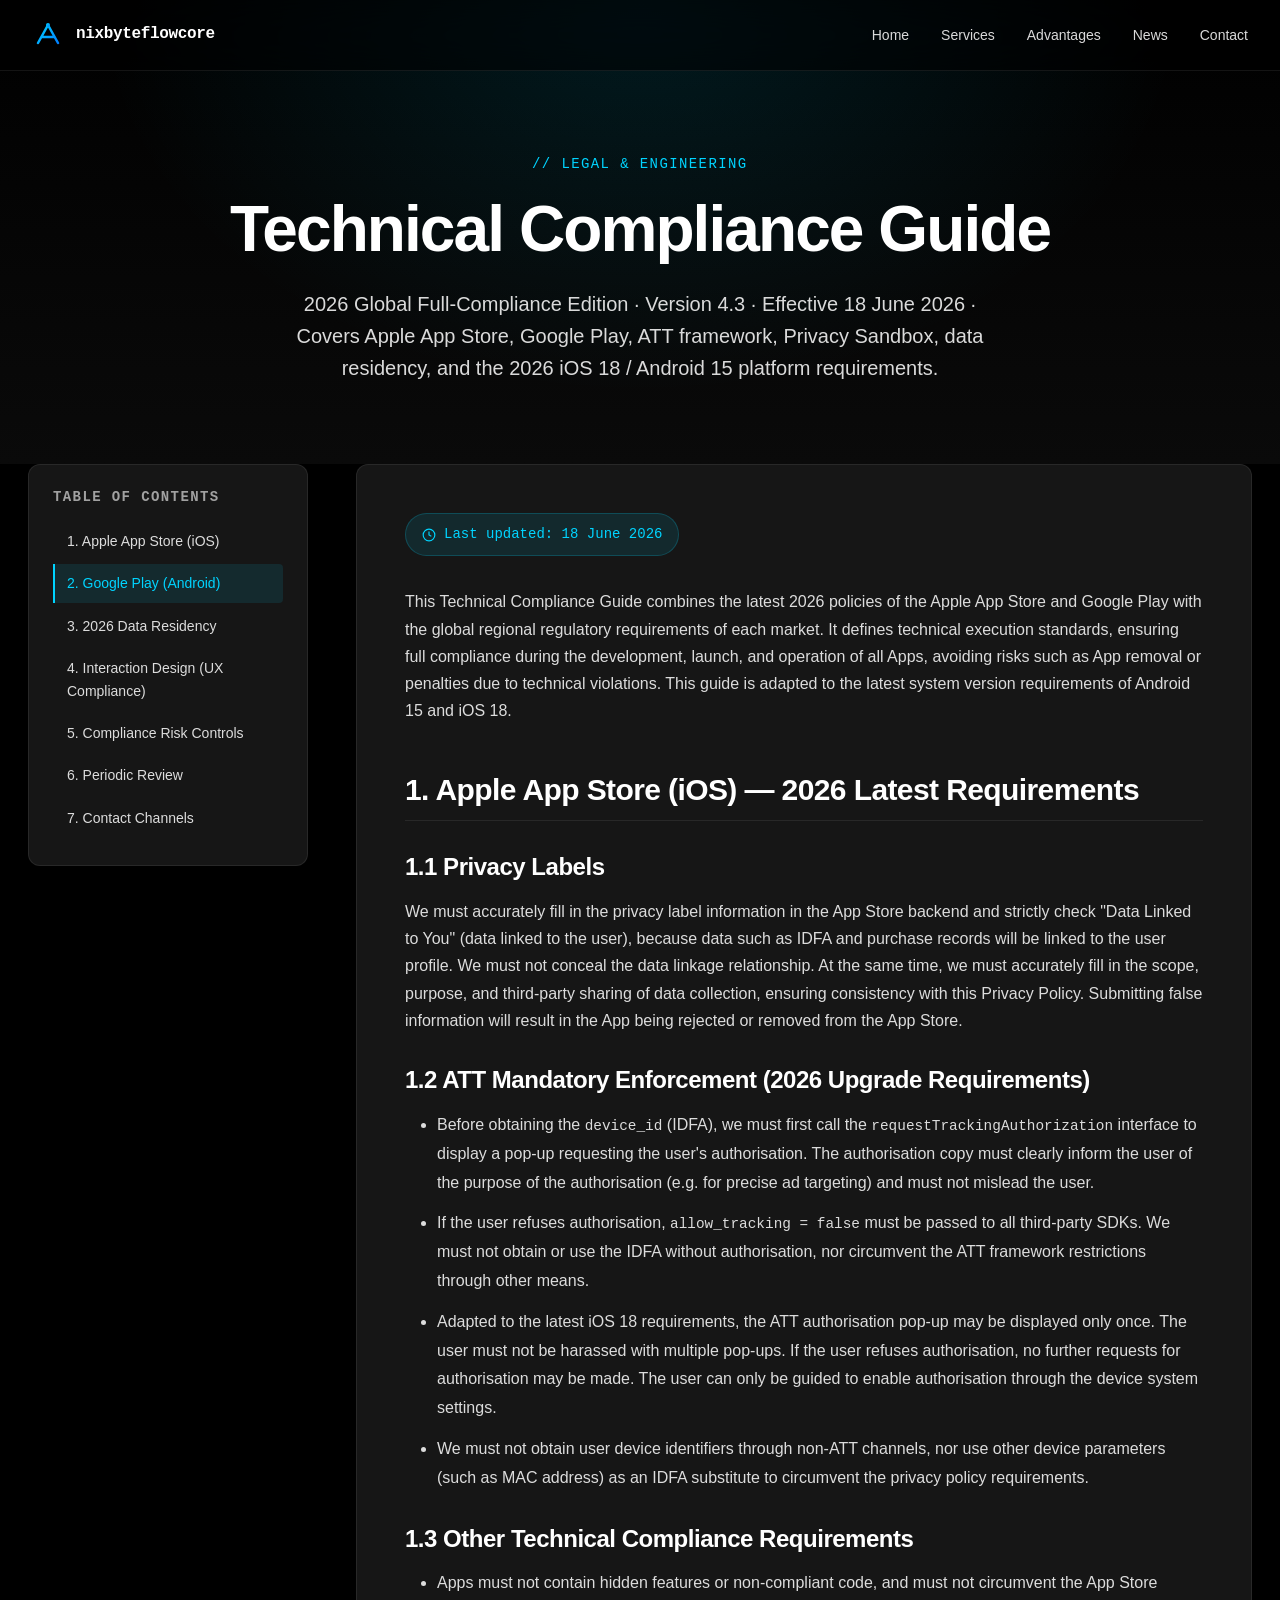
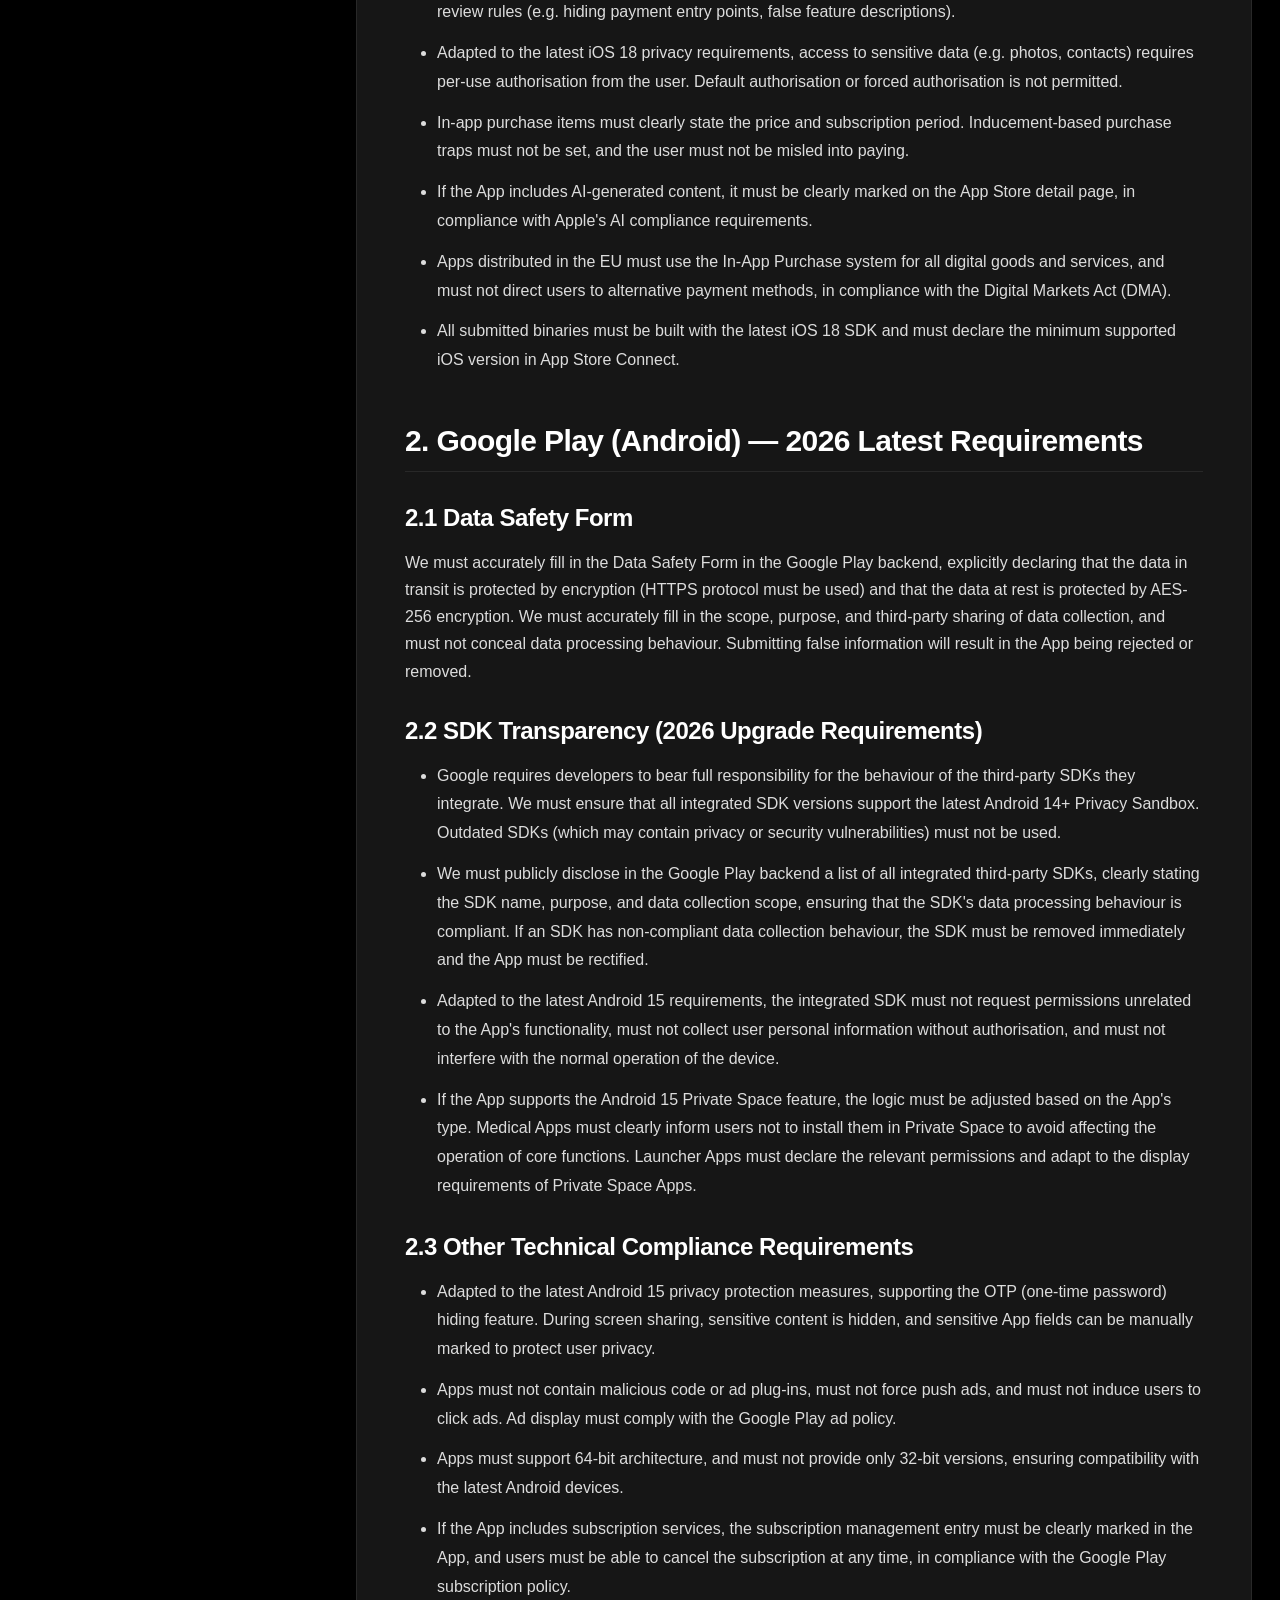
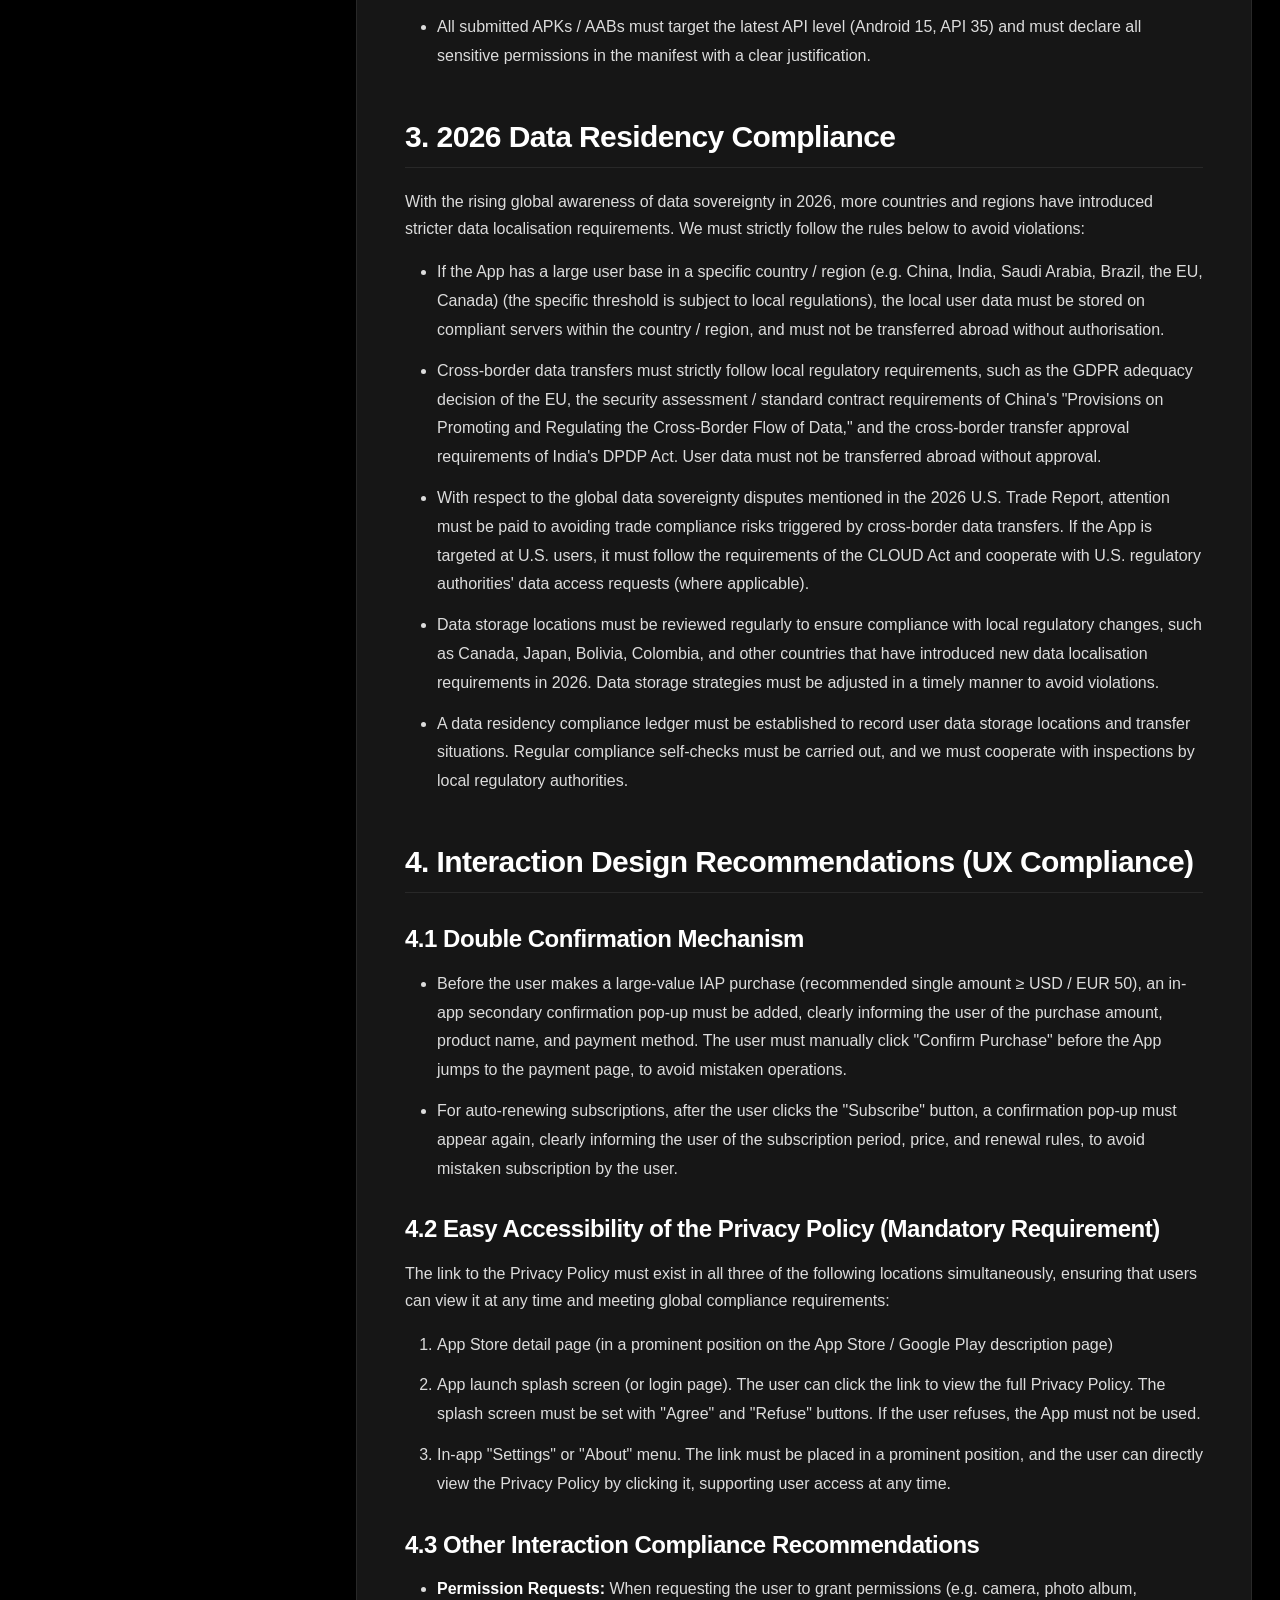
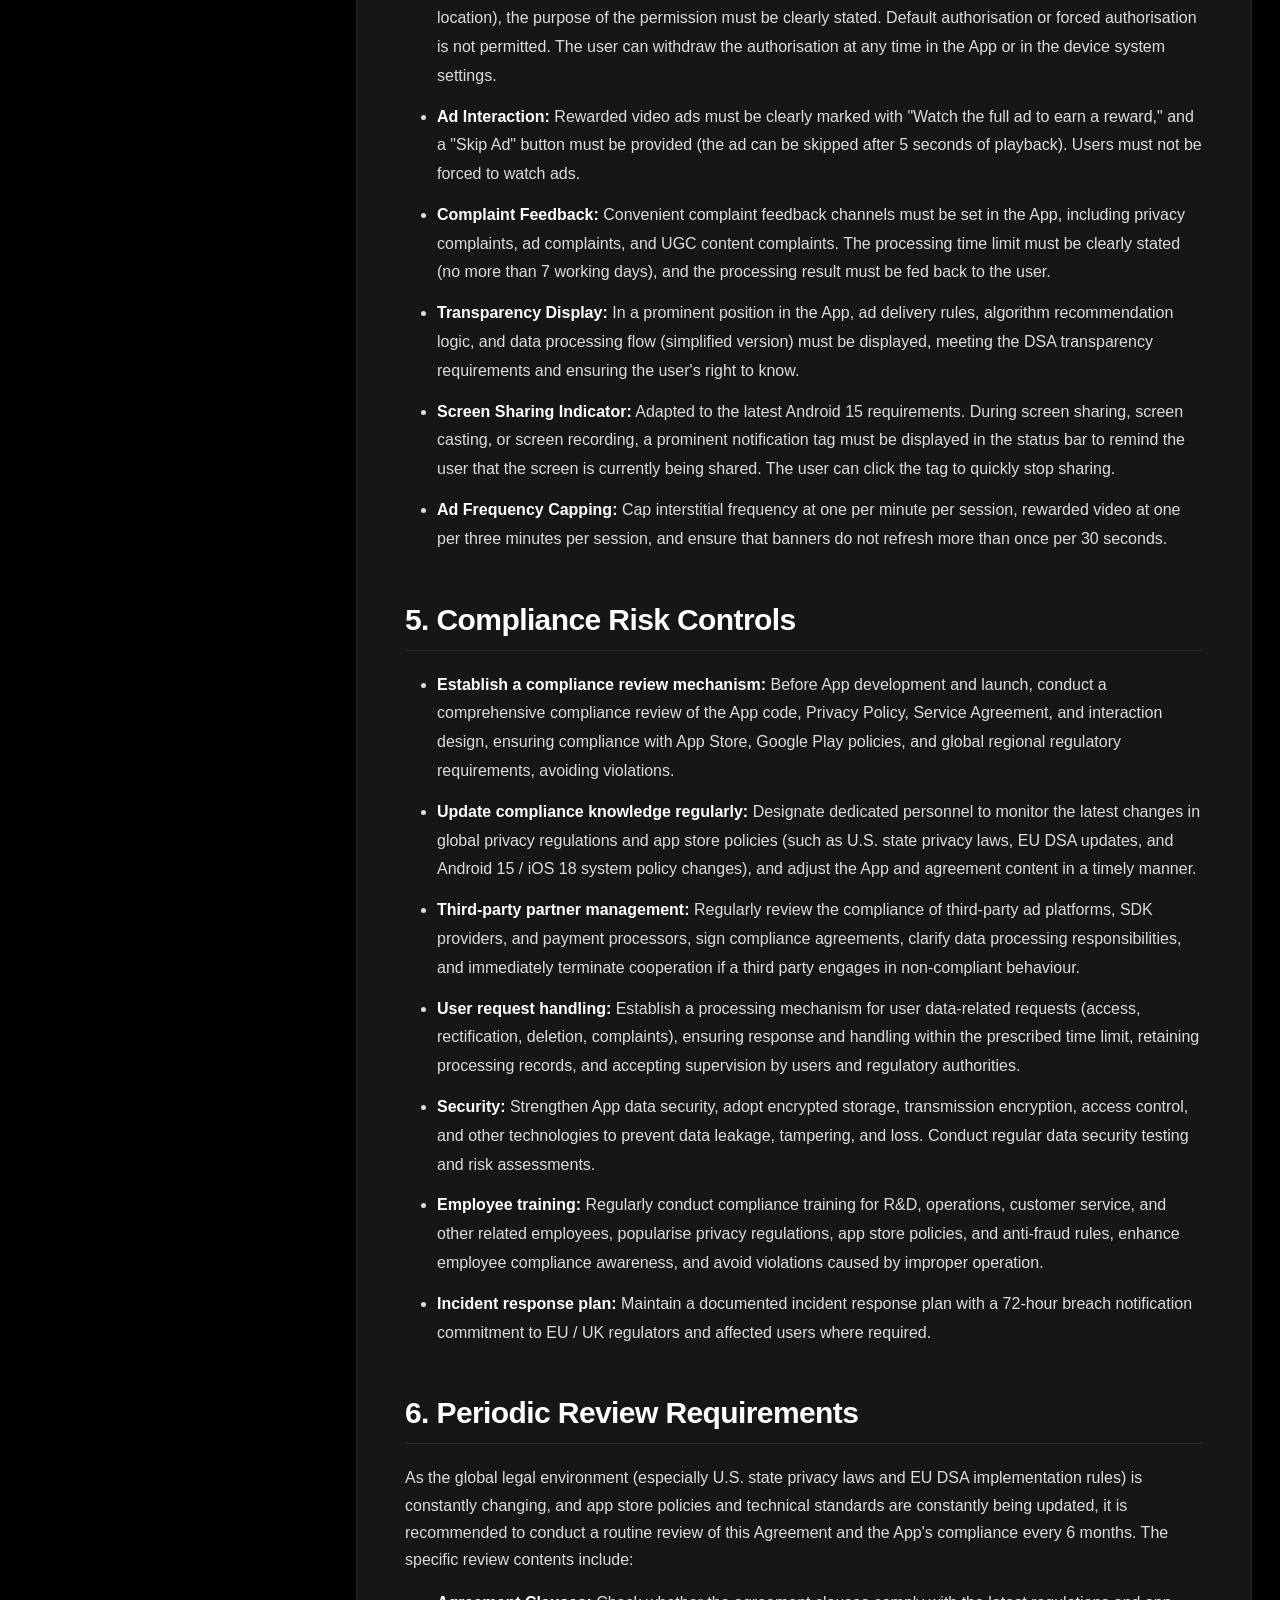
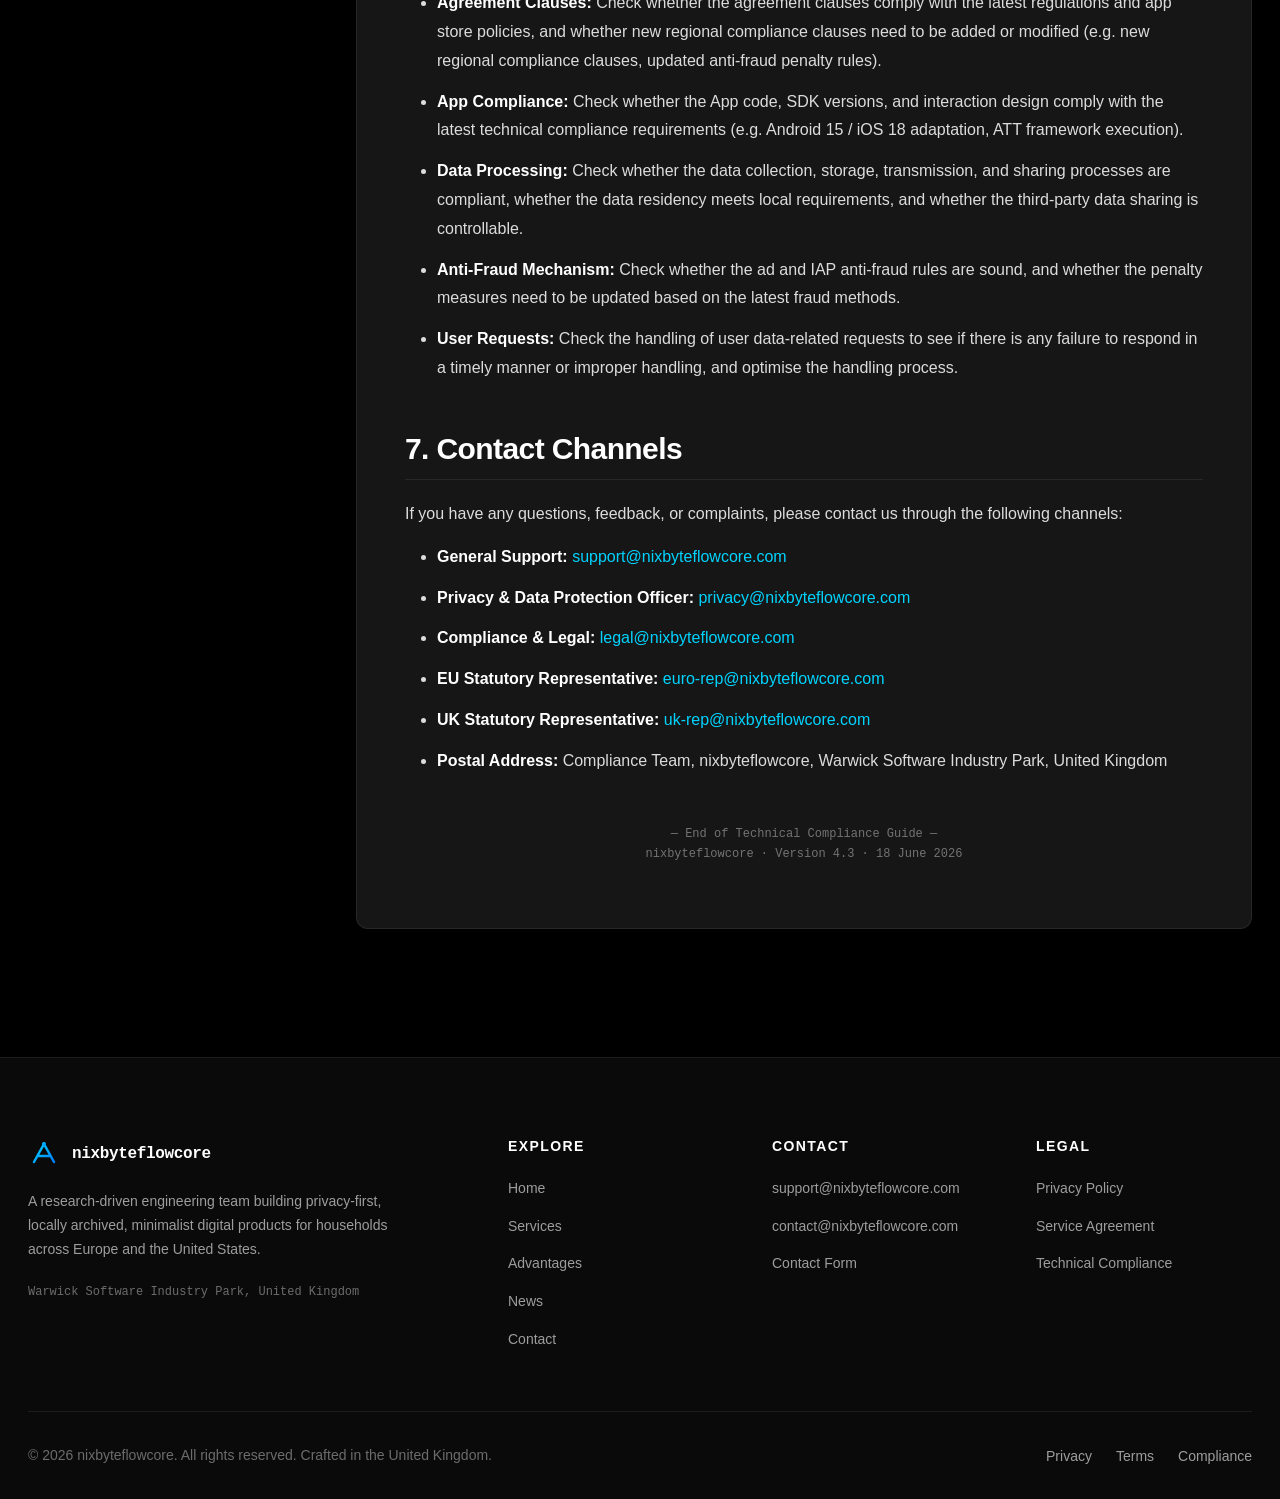
<file: compliance.html>
﻿<!DOCTYPE html>
<html lang="en">
<head>
    <meta charset="UTF-8">
    <meta name="viewport" content="width=device-width, initial-scale=1.0, viewport-fit=cover">
    <meta name="theme-color" content="#000000">
    <meta name="description" content="nixbyteflowcore Technical Compliance Guide — 2026 Apple App Store and Google Play technical requirements, ATT framework, Privacy Sandbox, data residency, and app store policy compliance.">
    <meta name="keywords" content="technical compliance, App Store guidelines 2026, Google Play policy 2026, ATT, Privacy Sandbox, iOS 18, Android 15, data residency, app-ads.txt">
    <meta name="robots" content="index, follow">
    <link rel="canonical" href="https://nixbyteflowcore.com/compliance.html">
    <meta property="og:type" content="article">
    <meta property="og:title" content="Technical Compliance Guide — nixbyteflowcore">
    <meta property="og:description" content="2026 App Store and Google Play technical compliance guide covering ATT, Privacy Sandbox, data residency, and store policies.">
    <title>Technical Compliance Guide — nixbyteflowcore</title>

    <link rel="stylesheet" href="css/main.css">
    <link rel="stylesheet" href="css/animations.css">
    <link rel="stylesheet" href="css/components.css">
    <link rel="stylesheet" href="css/responsive.css">

    <link rel="icon" type="image/svg+xml" href="data:image/svg+xml,%3Csvg xmlns='http://www.w3.org/2000/svg' viewBox='0 0 32 32'%3E%3Cdefs%3E%3ClinearGradient id='g' x1='0' y1='0' x2='1' y2='1'%3E%3Cstop offset='0' stop-color='%2300d4ff'/%3E%3Cstop offset='1' stop-color='%230080ff'/%3E%3C/linearGradient%3E%3C/defs%3E%3Crect width='32' height='32' rx='7' fill='%23000'/%3E%3Cpath d='M8 22 L16 8 L24 22 M11 17 L21 17' stroke='url(%23g)' stroke-width='2.5' fill='none' stroke-linecap='round' stroke-linejoin='round'/%3E%3C/svg%3E">
</head>
<body>

    <div class="scroll-progress"></div>

    <header class="site-header" role="banner">
        <div class="header-inner">
            <a href="index.html" class="site-logo" aria-label="nixbyteflowcore home">
                <svg viewBox="0 0 32 32" fill="none" xmlns="http://www.w3.org/2000/svg" aria-hidden="true">
                    <defs><linearGradient id="logo-grad" x1="0" y1="0" x2="1" y2="1"><stop offset="0" stop-color="#00d4ff"/><stop offset="1" stop-color="#0080ff"/></linearGradient></defs>
                    <path d="M6 24 L16 6 L26 24 M10 18 L22 18" stroke="url(#logo-grad)" stroke-width="2.5" fill="none" stroke-linecap="round" stroke-linejoin="round"/>
                    <circle cx="16" cy="6" r="2" fill="url(#logo-grad)"/>
                </svg>
                <span class="logo-text">nixbyteflowcore</span>
            </a>
            <nav class="main-nav" role="navigation" aria-label="Main">
                <a href="index.html">Home</a>
                <a href="services.html">Services</a>
                <a href="advantages.html">Advantages</a>
                <a href="news.html">News</a>
                <a href="contact.html">Contact</a>
            </nav>
            <button class="menu-toggle" aria-label="Toggle menu" aria-expanded="false">
                <svg viewBox="0 0 24 24" width="24" height="24" fill="none" stroke="currentColor" stroke-width="2">
                    <line x1="3" y1="6" x2="21" y2="6"/><line x1="3" y1="12" x2="21" y2="12"/><line x1="3" y1="18" x2="21" y2="18"/>
                </svg>
            </button>
        </div>
    </header>

    <section class="page-header">
        <div class="container">
            <span class="section-eyebrow reveal">// Legal & Engineering</span>
            <h1 class="page-title reveal">Technical Compliance Guide</h1>
            <p class="page-subtitle reveal">2026 Global Full-Compliance Edition · Version 4.3 · Effective 18 June 2026 · Covers Apple App Store, Google Play, ATT framework, Privacy Sandbox, data residency, and the 2026 iOS 18 / Android 15 platform requirements.</p>
        </div>
    </section>

    <section class="policy-section">
        <div class="container">
            <div class="policy-layout">
                <aside class="policy-sidebar">
                    <h4>Table of Contents</h4>
                    <ul class="policy-toc">
                        <li><a href="#section-1">1. Apple App Store (iOS)</a></li>
                        <li><a href="#section-2">2. Google Play (Android)</a></li>
                        <li><a href="#section-3">3. 2026 Data Residency</a></li>
                        <li><a href="#section-4">4. Interaction Design (UX Compliance)</a></li>
                        <li><a href="#section-5">5. Compliance Risk Controls</a></li>
                        <li><a href="#section-6">6. Periodic Review</a></li>
                        <li><a href="#section-7">7. Contact Channels</a></li>
                    </ul>
                </aside>

                <article class="policy-content">
                    <div class="last-updated">
                        <svg width="14" height="14" viewBox="0 0 24 24" fill="none" stroke="currentColor" stroke-width="2"><circle cx="12" cy="12" r="10"/><polyline points="12 6 12 12 16 14"/></svg>
                        <span>Last updated: 18 June 2026</span>
                    </div>

                    <p>This Technical Compliance Guide combines the latest 2026 policies of the Apple App Store and Google Play with the global regional regulatory requirements of each market. It defines technical execution standards, ensuring full compliance during the development, launch, and operation of all Apps, avoiding risks such as App removal or penalties due to technical violations. This guide is adapted to the latest system version requirements of Android 15 and iOS 18.</p>

                    <h2 id="section-1">1. Apple App Store (iOS) — 2026 Latest Requirements</h2>

                    <h3>1.1 Privacy Labels</h3>
                    <p>We must accurately fill in the privacy label information in the App Store backend and strictly check "Data Linked to You" (data linked to the user), because data such as IDFA and purchase records will be linked to the user profile. We must not conceal the data linkage relationship. At the same time, we must accurately fill in the scope, purpose, and third-party sharing of data collection, ensuring consistency with this Privacy Policy. Submitting false information will result in the App being rejected or removed from the App Store.</p>

                    <h3>1.2 ATT Mandatory Enforcement (2026 Upgrade Requirements)</h3>
                    <ul>
                        <li>Before obtaining the <code>device_id</code> (IDFA), we must first call the <code>requestTrackingAuthorization</code> interface to display a pop-up requesting the user's authorisation. The authorisation copy must clearly inform the user of the purpose of the authorisation (e.g. for precise ad targeting) and must not mislead the user.</li>
                        <li>If the user refuses authorisation, <code>allow_tracking = false</code> must be passed to all third-party SDKs. We must not obtain or use the IDFA without authorisation, nor circumvent the ATT framework restrictions through other means.</li>
                        <li>Adapted to the latest iOS 18 requirements, the ATT authorisation pop-up may be displayed only once. The user must not be harassed with multiple pop-ups. If the user refuses authorisation, no further requests for authorisation may be made. The user can only be guided to enable authorisation through the device system settings.</li>
                        <li>We must not obtain user device identifiers through non-ATT channels, nor use other device parameters (such as MAC address) as an IDFA substitute to circumvent the privacy policy requirements.</li>
                    </ul>

                    <h3>1.3 Other Technical Compliance Requirements</h3>
                    <ul>
                        <li>Apps must not contain hidden features or non-compliant code, and must not circumvent the App Store review rules (e.g. hiding payment entry points, false feature descriptions).</li>
                        <li>Adapted to the latest iOS 18 privacy requirements, access to sensitive data (e.g. photos, contacts) requires per-use authorisation from the user. Default authorisation or forced authorisation is not permitted.</li>
                        <li>In-app purchase items must clearly state the price and subscription period. Inducement-based purchase traps must not be set, and the user must not be misled into paying.</li>
                        <li>If the App includes AI-generated content, it must be clearly marked on the App Store detail page, in compliance with Apple's AI compliance requirements.</li>
                        <li>Apps distributed in the EU must use the In-App Purchase system for all digital goods and services, and must not direct users to alternative payment methods, in compliance with the Digital Markets Act (DMA).</li>
                        <li>All submitted binaries must be built with the latest iOS 18 SDK and must declare the minimum supported iOS version in App Store Connect.</li>
                    </ul>

                    <h2 id="section-2">2. Google Play (Android) — 2026 Latest Requirements</h2>

                    <h3>2.1 Data Safety Form</h3>
                    <p>We must accurately fill in the Data Safety Form in the Google Play backend, explicitly declaring that the data in transit is protected by encryption (HTTPS protocol must be used) and that the data at rest is protected by AES-256 encryption. We must accurately fill in the scope, purpose, and third-party sharing of data collection, and must not conceal data processing behaviour. Submitting false information will result in the App being rejected or removed.</p>

                    <h3>2.2 SDK Transparency (2026 Upgrade Requirements)</h3>
                    <ul>
                        <li>Google requires developers to bear full responsibility for the behaviour of the third-party SDKs they integrate. We must ensure that all integrated SDK versions support the latest Android 14+ Privacy Sandbox. Outdated SDKs (which may contain privacy or security vulnerabilities) must not be used.</li>
                        <li>We must publicly disclose in the Google Play backend a list of all integrated third-party SDKs, clearly stating the SDK name, purpose, and data collection scope, ensuring that the SDK's data processing behaviour is compliant. If an SDK has non-compliant data collection behaviour, the SDK must be removed immediately and the App must be rectified.</li>
                        <li>Adapted to the latest Android 15 requirements, the integrated SDK must not request permissions unrelated to the App's functionality, must not collect user personal information without authorisation, and must not interfere with the normal operation of the device.</li>
                        <li>If the App supports the Android 15 Private Space feature, the logic must be adjusted based on the App's type. Medical Apps must clearly inform users not to install them in Private Space to avoid affecting the operation of core functions. Launcher Apps must declare the relevant permissions and adapt to the display requirements of Private Space Apps.</li>
                    </ul>

                    <h3>2.3 Other Technical Compliance Requirements</h3>
                    <ul>
                        <li>Adapted to the latest Android 15 privacy protection measures, supporting the OTP (one-time password) hiding feature. During screen sharing, sensitive content is hidden, and sensitive App fields can be manually marked to protect user privacy.</li>
                        <li>Apps must not contain malicious code or ad plug-ins, must not force push ads, and must not induce users to click ads. Ad display must comply with the Google Play ad policy.</li>
                        <li>Apps must support 64-bit architecture, and must not provide only 32-bit versions, ensuring compatibility with the latest Android devices.</li>
                        <li>If the App includes subscription services, the subscription management entry must be clearly marked in the App, and users must be able to cancel the subscription at any time, in compliance with the Google Play subscription policy.</li>
                        <li>All submitted APKs / AABs must target the latest API level (Android 15, API 35) and must declare all sensitive permissions in the manifest with a clear justification.</li>
                    </ul>

                    <h2 id="section-3">3. 2026 Data Residency Compliance</h2>
                    <p>With the rising global awareness of data sovereignty in 2026, more countries and regions have introduced stricter data localisation requirements. We must strictly follow the rules below to avoid violations:</p>
                    <ul>
                        <li>If the App has a large user base in a specific country / region (e.g. China, India, Saudi Arabia, Brazil, the EU, Canada) (the specific threshold is subject to local regulations), the local user data must be stored on compliant servers within the country / region, and must not be transferred abroad without authorisation.</li>
                        <li>Cross-border data transfers must strictly follow local regulatory requirements, such as the GDPR adequacy decision of the EU, the security assessment / standard contract requirements of China's "Provisions on Promoting and Regulating the Cross-Border Flow of Data," and the cross-border transfer approval requirements of India's DPDP Act. User data must not be transferred abroad without approval.</li>
                        <li>With respect to the global data sovereignty disputes mentioned in the 2026 U.S. Trade Report, attention must be paid to avoiding trade compliance risks triggered by cross-border data transfers. If the App is targeted at U.S. users, it must follow the requirements of the CLOUD Act and cooperate with U.S. regulatory authorities' data access requests (where applicable).</li>
                        <li>Data storage locations must be reviewed regularly to ensure compliance with local regulatory changes, such as Canada, Japan, Bolivia, Colombia, and other countries that have introduced new data localisation requirements in 2026. Data storage strategies must be adjusted in a timely manner to avoid violations.</li>
                        <li>A data residency compliance ledger must be established to record user data storage locations and transfer situations. Regular compliance self-checks must be carried out, and we must cooperate with inspections by local regulatory authorities.</li>
                    </ul>

                    <h2 id="section-4">4. Interaction Design Recommendations (UX Compliance)</h2>

                    <h3>4.1 Double Confirmation Mechanism</h3>
                    <ul>
                        <li>Before the user makes a large-value IAP purchase (recommended single amount ≥ USD / EUR 50), an in-app secondary confirmation pop-up must be added, clearly informing the user of the purchase amount, product name, and payment method. The user must manually click "Confirm Purchase" before the App jumps to the payment page, to avoid mistaken operations.</li>
                        <li>For auto-renewing subscriptions, after the user clicks the "Subscribe" button, a confirmation pop-up must appear again, clearly informing the user of the subscription period, price, and renewal rules, to avoid mistaken subscription by the user.</li>
                    </ul>

                    <h3>4.2 Easy Accessibility of the Privacy Policy (Mandatory Requirement)</h3>
                    <p>The link to the Privacy Policy must exist in all three of the following locations simultaneously, ensuring that users can view it at any time and meeting global compliance requirements:</p>
                    <ol>
                        <li>App Store detail page (in a prominent position on the App Store / Google Play description page)</li>
                        <li>App launch splash screen (or login page). The user can click the link to view the full Privacy Policy. The splash screen must be set with "Agree" and "Refuse" buttons. If the user refuses, the App must not be used.</li>
                        <li>In-app "Settings" or "About" menu. The link must be placed in a prominent position, and the user can directly view the Privacy Policy by clicking it, supporting user access at any time.</li>
                    </ol>

                    <h3>4.3 Other Interaction Compliance Recommendations</h3>
                    <ul>
                        <li><strong>Permission Requests:</strong> When requesting the user to grant permissions (e.g. camera, photo album, location), the purpose of the permission must be clearly stated. Default authorisation or forced authorisation is not permitted. The user can withdraw the authorisation at any time in the App or in the device system settings.</li>
                        <li><strong>Ad Interaction:</strong> Rewarded video ads must be clearly marked with "Watch the full ad to earn a reward," and a "Skip Ad" button must be provided (the ad can be skipped after 5 seconds of playback). Users must not be forced to watch ads.</li>
                        <li><strong>Complaint Feedback:</strong> Convenient complaint feedback channels must be set in the App, including privacy complaints, ad complaints, and UGC content complaints. The processing time limit must be clearly stated (no more than 7 working days), and the processing result must be fed back to the user.</li>
                        <li><strong>Transparency Display:</strong> In a prominent position in the App, ad delivery rules, algorithm recommendation logic, and data processing flow (simplified version) must be displayed, meeting the DSA transparency requirements and ensuring the user's right to know.</li>
                        <li><strong>Screen Sharing Indicator:</strong> Adapted to the latest Android 15 requirements. During screen sharing, screen casting, or screen recording, a prominent notification tag must be displayed in the status bar to remind the user that the screen is currently being shared. The user can click the tag to quickly stop sharing.</li>
                        <li><strong>Ad Frequency Capping:</strong> Cap interstitial frequency at one per minute per session, rewarded video at one per three minutes per session, and ensure that banners do not refresh more than once per 30 seconds.</li>
                    </ul>

                    <h2 id="section-5">5. Compliance Risk Controls</h2>
                    <ul>
                        <li><strong>Establish a compliance review mechanism:</strong> Before App development and launch, conduct a comprehensive compliance review of the App code, Privacy Policy, Service Agreement, and interaction design, ensuring compliance with App Store, Google Play policies, and global regional regulatory requirements, avoiding violations.</li>
                        <li><strong>Update compliance knowledge regularly:</strong> Designate dedicated personnel to monitor the latest changes in global privacy regulations and app store policies (such as U.S. state privacy laws, EU DSA updates, and Android 15 / iOS 18 system policy changes), and adjust the App and agreement content in a timely manner.</li>
                        <li><strong>Third-party partner management:</strong> Regularly review the compliance of third-party ad platforms, SDK providers, and payment processors, sign compliance agreements, clarify data processing responsibilities, and immediately terminate cooperation if a third party engages in non-compliant behaviour.</li>
                        <li><strong>User request handling:</strong> Establish a processing mechanism for user data-related requests (access, rectification, deletion, complaints), ensuring response and handling within the prescribed time limit, retaining processing records, and accepting supervision by users and regulatory authorities.</li>
                        <li><strong>Security:</strong> Strengthen App data security, adopt encrypted storage, transmission encryption, access control, and other technologies to prevent data leakage, tampering, and loss. Conduct regular data security testing and risk assessments.</li>
                        <li><strong>Employee training:</strong> Regularly conduct compliance training for R&D, operations, customer service, and other related employees, popularise privacy regulations, app store policies, and anti-fraud rules, enhance employee compliance awareness, and avoid violations caused by improper operation.</li>
                        <li><strong>Incident response plan:</strong> Maintain a documented incident response plan with a 72-hour breach notification commitment to EU / UK regulators and affected users where required.</li>
                    </ul>

                    <h2 id="section-6">6. Periodic Review Requirements</h2>
                    <p>As the global legal environment (especially U.S. state privacy laws and EU DSA implementation rules) is constantly changing, and app store policies and technical standards are constantly being updated, it is recommended to conduct a routine review of this Agreement and the App's compliance every 6 months. The specific review contents include:</p>
                    <ul>
                        <li><strong>Agreement Clauses:</strong> Check whether the agreement clauses comply with the latest regulations and app store policies, and whether new regional compliance clauses need to be added or modified (e.g. new regional compliance clauses, updated anti-fraud penalty rules).</li>
                        <li><strong>App Compliance:</strong> Check whether the App code, SDK versions, and interaction design comply with the latest technical compliance requirements (e.g. Android 15 / iOS 18 adaptation, ATT framework execution).</li>
                        <li><strong>Data Processing:</strong> Check whether the data collection, storage, transmission, and sharing processes are compliant, whether the data residency meets local requirements, and whether the third-party data sharing is controllable.</li>
                        <li><strong>Anti-Fraud Mechanism:</strong> Check whether the ad and IAP anti-fraud rules are sound, and whether the penalty measures need to be updated based on the latest fraud methods.</li>
                        <li><strong>User Requests:</strong> Check the handling of user data-related requests to see if there is any failure to respond in a timely manner or improper handling, and optimise the handling process.</li>
                    </ul>

                    <h2 id="section-7">7. Contact Channels</h2>
                    <p>If you have any questions, feedback, or complaints, please contact us through the following channels:</p>
                    <ul>
                        <li><strong>General Support:</strong> <a href="mailto:support@nixbyteflowcore.com">support@nixbyteflowcore.com</a></li>
                        <li><strong>Privacy & Data Protection Officer:</strong> <a href="mailto:privacy@nixbyteflowcore.com">privacy@nixbyteflowcore.com</a></li>
                        <li><strong>Compliance & Legal:</strong> <a href="mailto:legal@nixbyteflowcore.com">legal@nixbyteflowcore.com</a></li>
                        <li><strong>EU Statutory Representative:</strong> <a href="mailto:euro-rep@nixbyteflowcore.com">euro-rep@nixbyteflowcore.com</a></li>
                        <li><strong>UK Statutory Representative:</strong> <a href="mailto:uk-rep@nixbyteflowcore.com">uk-rep@nixbyteflowcore.com</a></li>
                        <li><strong>Postal Address:</strong> Compliance Team, nixbyteflowcore, Warwick Software Industry Park, United Kingdom</li>
                    </ul>

                    <p style="text-align:center;margin-top:48px;font-family:var(--font-mono);font-size:12px;color:var(--color-text-muted);">— End of Technical Compliance Guide —<br>nixbyteflowcore · Version 4.3 · 18 June 2026</p>
                </article>
            </div>
        </div>
    </section>

    <footer class="site-footer" role="contentinfo">
        <div class="container">
            <div class="footer-grid">
                <div class="footer-brand">
                    <a href="index.html" class="site-logo">
                        <svg viewBox="0 0 32 32" fill="none" xmlns="http://www.w3.org/2000/svg" aria-hidden="true">
                            <defs><linearGradient id="logo-grad-footer" x1="0" y1="0" x2="1" y2="1"><stop offset="0" stop-color="#00d4ff"/><stop offset="1" stop-color="#0080ff"/></linearGradient></defs>
                            <path d="M6 24 L16 6 L26 24 M10 18 L22 18" stroke="url(#logo-grad-footer)" stroke-width="2.5" fill="none" stroke-linecap="round" stroke-linejoin="round"/>
                            <circle cx="16" cy="6" r="2" fill="url(#logo-grad-footer)"/>
                        </svg>
                        <span class="logo-text">nixbyteflowcore</span>
                    </a>
                    <p>A research-driven engineering team building privacy-first, locally archived, minimalist digital products for households across Europe and the United States.</p>
                    <p style="font-family: var(--font-mono); font-size: 12px; color: var(--color-text-muted);">Warwick Software Industry Park, United Kingdom</p>
                </div>
                <div class="footer-col">
                    <h5>Explore</h5>
                    <ul>
                        <li><a href="index.html">Home</a></li>
                        <li><a href="services.html">Services</a></li>
                        <li><a href="advantages.html">Advantages</a></li>
                        <li><a href="news.html">News</a></li>
                        <li><a href="contact.html">Contact</a></li>
                    </ul>
                </div>
                <div class="footer-col">
                    <h5>Contact</h5>
                    <ul>
                        <li><a href="mailto:support@nixbyteflowcore.com">support@nixbyteflowcore.com</a></li>
                        <li><a href="mailto:contact@nixbyteflowcore.com">contact@nixbyteflowcore.com</a></li>
                        <li><a href="contact.html">Contact Form</a></li>
                    </ul>
                </div>
                <div class="footer-col">
                    <h5>Legal</h5>
                    <ul>
                        <li><a href="privacy.html">Privacy Policy</a></li>
                        <li><a href="terms.html">Service Agreement</a></li>
                        <li><a href="compliance.html">Technical Compliance</a></li>
                   </ul>
                </div>
            </div>
            <div class="footer-bottom">
                <p>&copy; 2026 nixbyteflowcore. All rights reserved. Crafted in the United Kingdom.</p>
                <div class="footer-legal">
                    <a href="privacy.html">Privacy</a>
                    <a href="terms.html">Terms</a>
                    <a href="compliance.html">Compliance</a>
                </div>
            </div>
        </div>
    </footer>

    <button class="back-to-top" aria-label="Back to top">
        <svg viewBox="0 0 24 24" fill="none" stroke="currentColor" stroke-width="2.5"><path d="M12 19V5M5 12l7-7 7 7"/></svg>
    </button>

    <script src="js/main.js" defer></script>
    <script src="js/animations.js" defer></script>
    <script>
        document.querySelectorAll('.policy-toc a').forEach(link => {
            link.addEventListener('click', function(e) {
                e.preventDefault();
                const target = document.querySelector(this.getAttribute('href'));
                if (target) {
                    const offsetTop = target.getBoundingClientRect().top + window.pageYOffset - 100;
                    window.scrollTo({ top: offsetTop, behavior: 'smooth' });
                }
            });
        });

        const tocLinks = document.querySelectorAll('.policy-toc a');
        const sections = document.querySelectorAll('.policy-content h2[id]');
        const observer = new IntersectionObserver((entries) => {
            entries.forEach(entry => {
                if (entry.isIntersecting) {
                    const id = entry.target.id;
                    tocLinks.forEach(link => {
                        link.classList.toggle('active', link.getAttribute('href') === '#' + id);
                    });
                }
            });
        }, { rootMargin: '-100px 0px -70% 0px' });
        sections.forEach(section => observer.observe(section));
    </script>
</body>
</html>
</file>
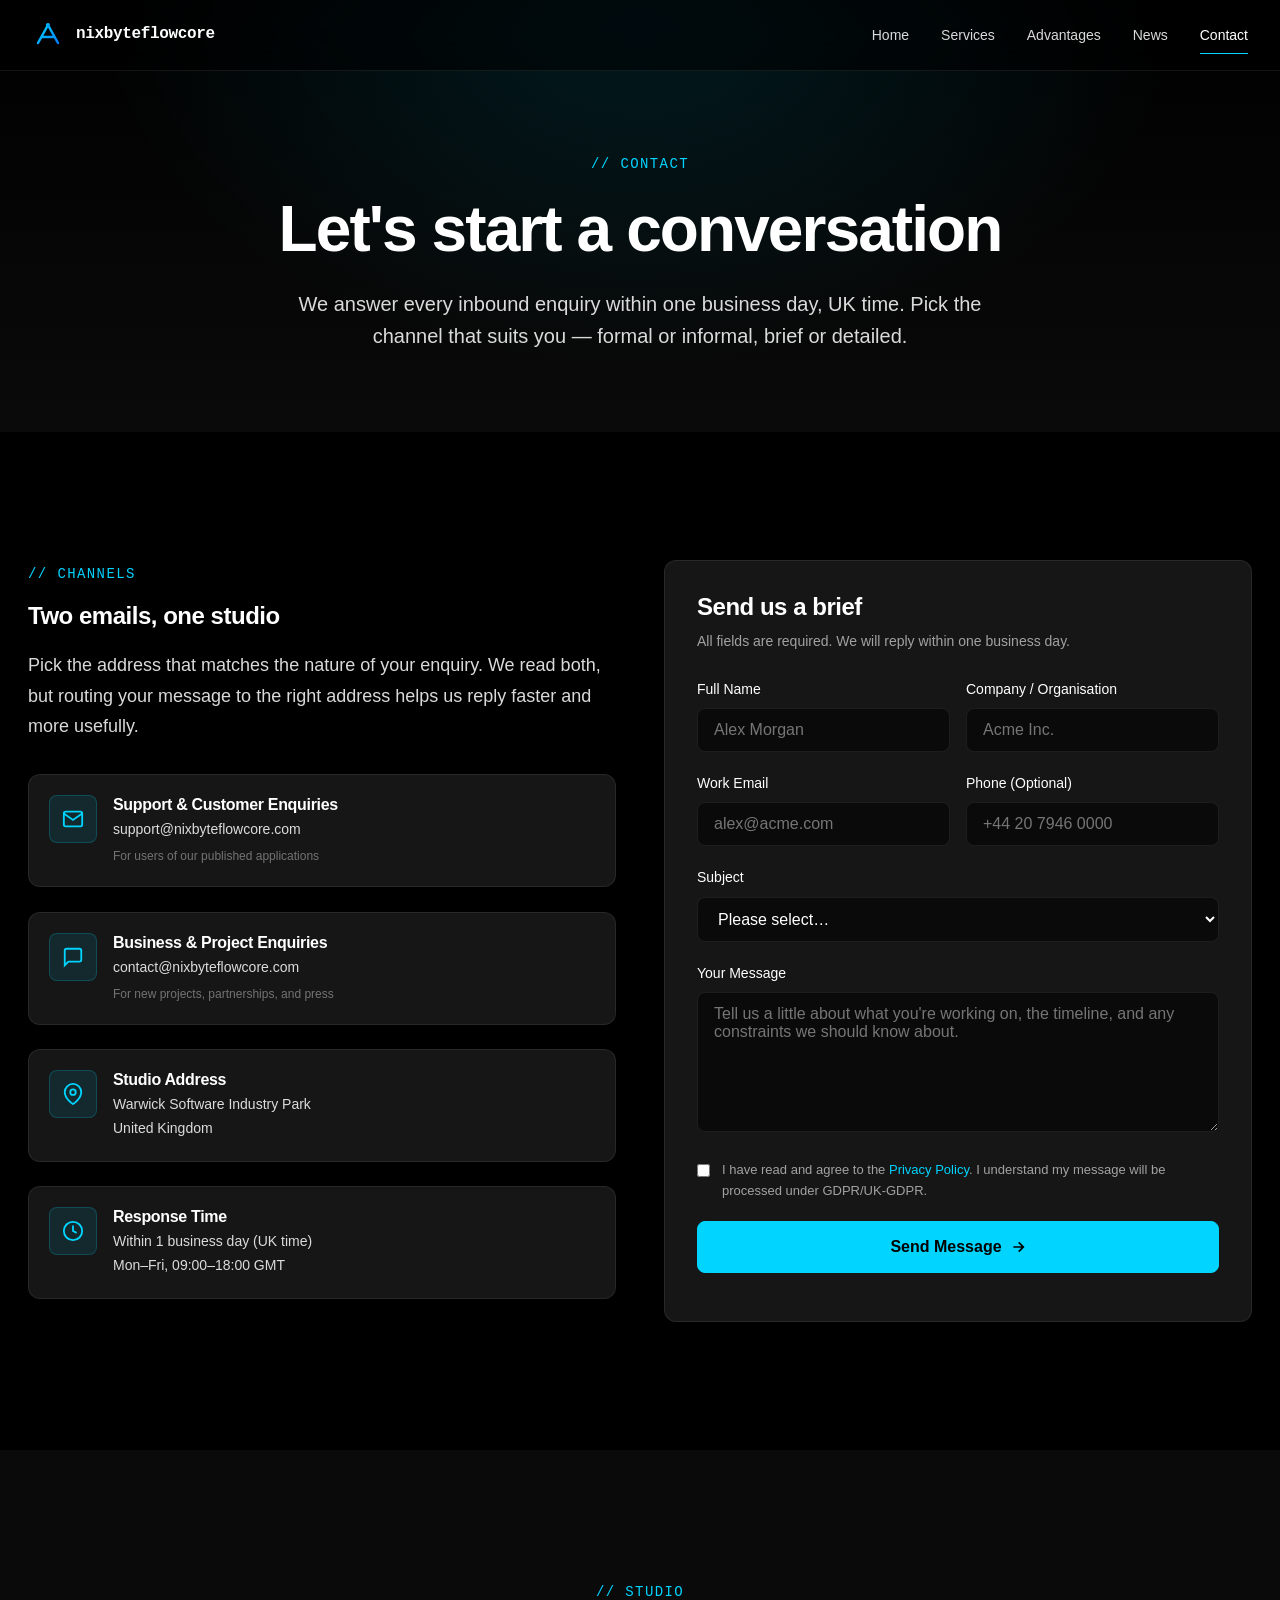
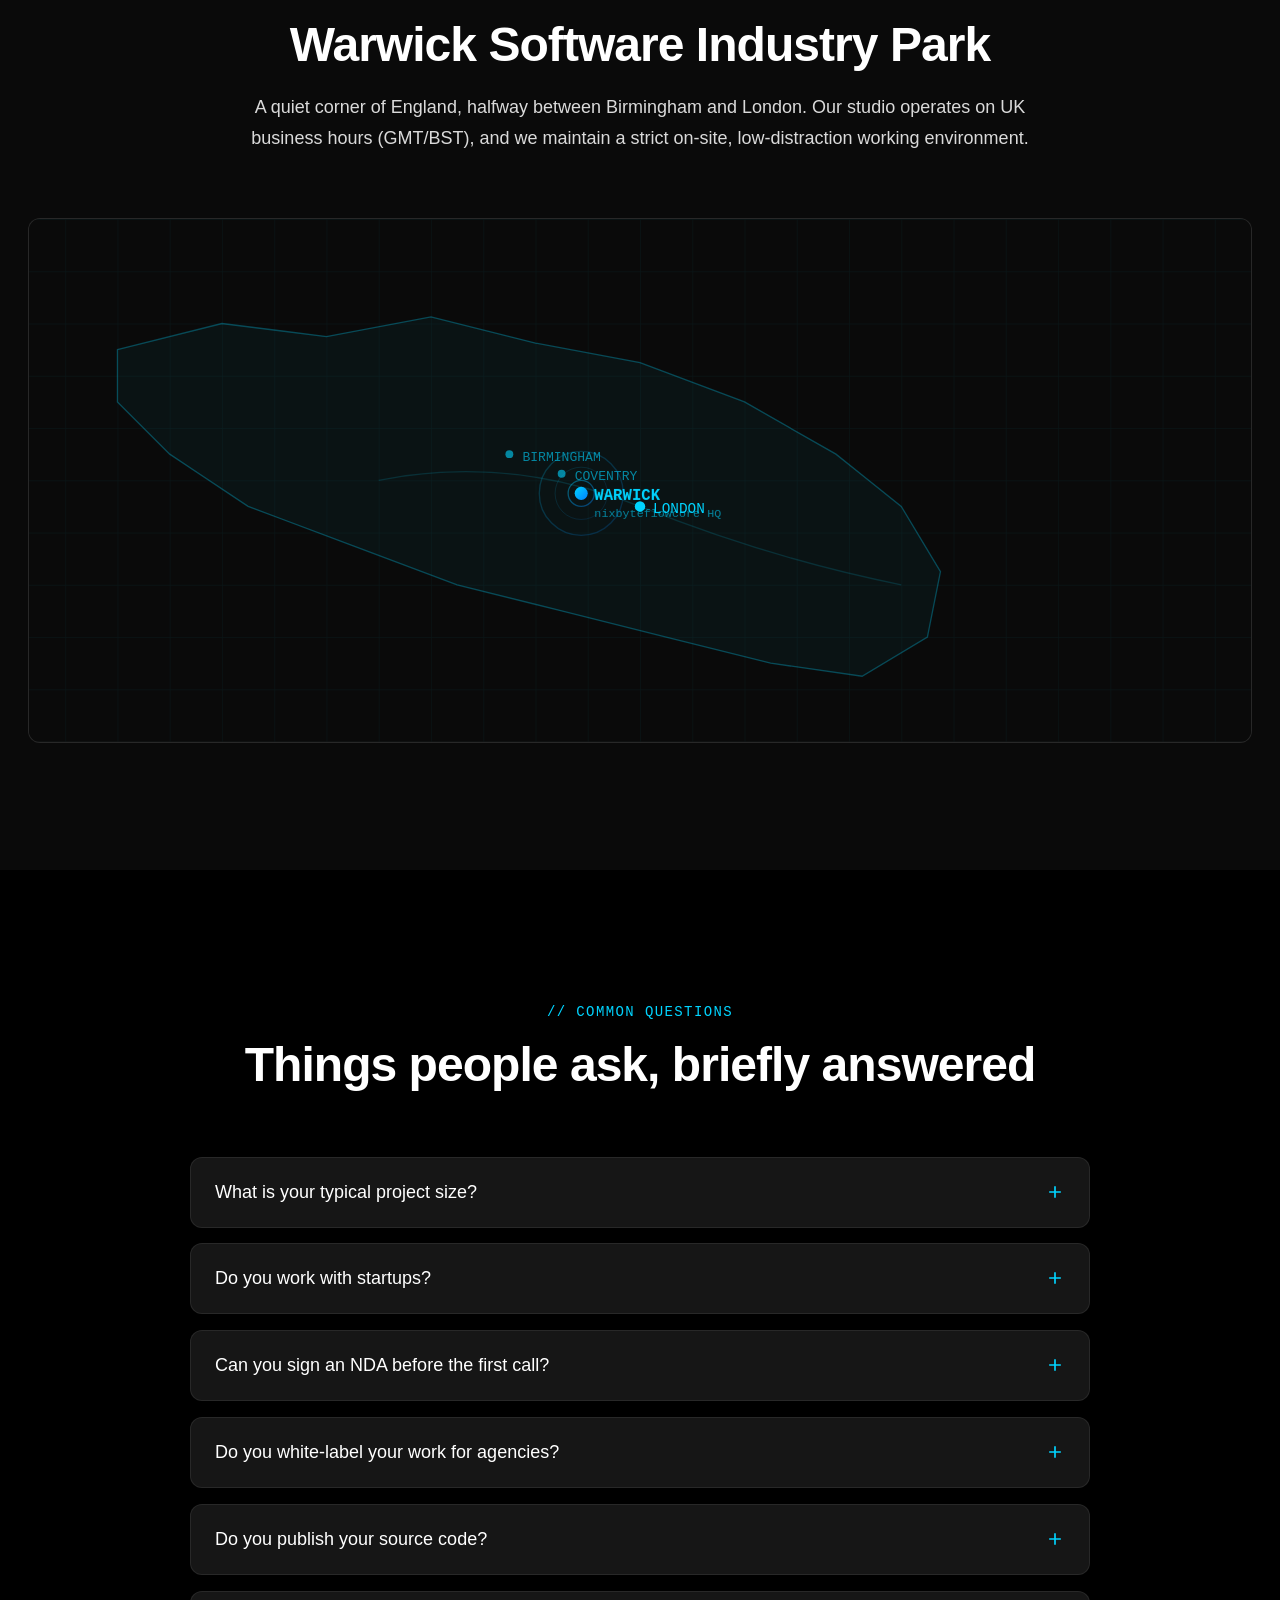
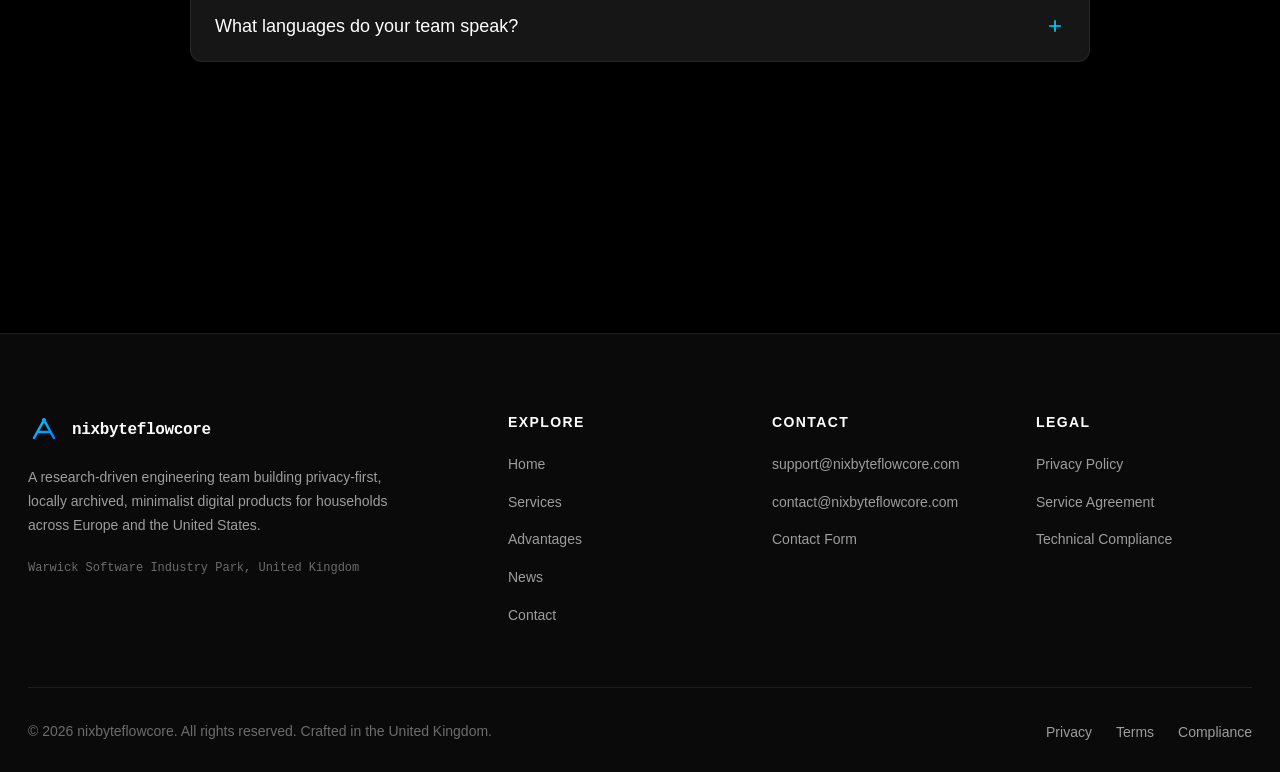
<file: contact.html>
﻿<!DOCTYPE html>
<html lang="en">
<head>
    <meta charset="UTF-8">
    <meta name="viewport" content="width=device-width, initial-scale=1.0, viewport-fit=cover">
    <meta name="theme-color" content="#000000">
    <meta name="description" content="Contact nixbyteflowcore - Reach our UK-based engineering team for iOS development, privacy engineering, global compliance consulting, and ethical IAA / IAP integration projects.">
    <meta name="keywords" content="contact, support, iOS development team UK, privacy consulting, GDPR consulting, contact form, Warwick software team">
    <meta name="robots" content="index, follow">
    <link rel="canonical" href="https://nixbyteflowcore.com/contact.html">
    <meta property="og:type" content="website">
    <meta property="og:title" content="Contact — nixbyteflowcore">
    <meta property="og:description" content="Reach our UK-based engineering team for iOS development, privacy engineering, and global compliance consulting.">
    <title>Contact — nixbyteflowcore</title>

    <link rel="stylesheet" href="css/main.css">
    <link rel="stylesheet" href="css/animations.css">
    <link rel="stylesheet" href="css/components.css">
    <link rel="stylesheet" href="css/responsive.css">

    <link rel="icon" type="image/svg+xml" href="data:image/svg+xml,%3Csvg xmlns='http://www.w3.org/2000/svg' viewBox='0 0 32 32'%3E%3Cdefs%3E%3ClinearGradient id='g' x1='0' y1='0' x2='1' y2='1'%3E%3Cstop offset='0' stop-color='%2300d4ff'/%3E%3Cstop offset='1' stop-color='%230080ff'/%3E%3C/linearGradient%3E%3C/defs%3E%3Crect width='32' height='32' rx='7' fill='%23000'/%3E%3Cpath d='M8 22 L16 8 L24 22 M11 17 L21 17' stroke='url(%23g)' stroke-width='2.5' fill='none' stroke-linecap='round' stroke-linejoin='round'/%3E%3C/svg%3E">
</head>
<body>

    <div class="scroll-progress"></div>

    <header class="site-header" role="banner">
        <div class="header-inner">
            <a href="index.html" class="site-logo" aria-label="nixbyteflowcore home">
                <svg viewBox="0 0 32 32" fill="none" xmlns="http://www.w3.org/2000/svg" aria-hidden="true">
                    <defs><linearGradient id="logo-grad" x1="0" y1="0" x2="1" y2="1"><stop offset="0" stop-color="#00d4ff"/><stop offset="1" stop-color="#0080ff"/></linearGradient></defs>
                    <path d="M6 24 L16 6 L26 24 M10 18 L22 18" stroke="url(#logo-grad)" stroke-width="2.5" fill="none" stroke-linecap="round" stroke-linejoin="round"/>
                    <circle cx="16" cy="6" r="2" fill="url(#logo-grad)"/>
                </svg>
                <span class="logo-text">nixbyteflowcore</span>
            </a>
            <nav class="main-nav" role="navigation" aria-label="Main">
                <a href="index.html">Home</a>
                <a href="services.html">Services</a>
                <a href="advantages.html">Advantages</a>
                <a href="news.html">News</a>
                <a href="contact.html" class="active">Contact</a>
            </nav>
            <button class="menu-toggle" aria-label="Toggle menu" aria-expanded="false">
                <svg viewBox="0 0 24 24" width="24" height="24" fill="none" stroke="currentColor" stroke-width="2">
                    <line x1="3" y1="6" x2="21" y2="6"/><line x1="3" y1="12" x2="21" y2="12"/><line x1="3" y1="18" x2="21" y2="18"/>
                </svg>
            </button>
        </div>
    </header>

    <section class="page-header">
        <div class="container">
            <span class="section-eyebrow reveal">// Contact</span>
            <h1 class="page-title reveal">Let's start a conversation</h1>
            <p class="page-subtitle reveal">We answer every inbound enquiry within one business day, UK time. Pick the channel that suits you — formal or informal, brief or detailed.</p>
        </div>
    </section>

    <!-- Contact Section -->
    <section class="section">
        <div class="container">
            <div class="contact-grid">

                <!-- Contact Info -->
                <div class="contact-info">
                    <span class="section-eyebrow reveal">// Channels</span>
                    <h3 class="reveal">Two emails, one studio</h3>
                    <p class="reveal" style="color:var(--color-text-secondary);font-size:18px;margin-bottom:32px;">Pick the address that matches the nature of your enquiry. We read both, but routing your message to the right address helps us reply faster and more usefully.</p>

                    <div class="contact-item reveal" data-tilt>
                        <div class="contact-icon">
                            <svg viewBox="0 0 24 24" fill="none" stroke="currentColor" stroke-width="2"><path d="M4 4h16c1.1 0 2 .9 2 2v12c0 1.1-.9 2-2 2H4c-1.1 0-2-.9-2-2V6c0-1.1.9-2 2-2z"/><polyline points="22,6 12,13 2,6"/></svg>
                        </div>
                        <div>
                            <h5>Support & Customer Enquiries</h5>
                            <p><a href="mailto:support@nixbyteflowcore.com">support@nixbyteflowcore.com</a></p>
                            <p style="font-size:12px;color:var(--color-text-muted);margin-top:4px;">For users of our published applications</p>
                        </div>
                    </div>

                    <div class="contact-item reveal" data-tilt>
                        <div class="contact-icon">
                            <svg viewBox="0 0 24 24" fill="none" stroke="currentColor" stroke-width="2"><path d="M21 15a2 2 0 0 1-2 2H7l-4 4V5a2 2 0 0 1 2-2h14a2 2 0 0 1 2 2z"/></svg>
                        </div>
                        <div>
                            <h5>Business & Project Enquiries</h5>
                            <p><a href="mailto:contact@nixbyteflowcore.com">contact@nixbyteflowcore.com</a></p>
                            <p style="font-size:12px;color:var(--color-text-muted);margin-top:4px;">For new projects, partnerships, and press</p>
                        </div>
                    </div>

                    <div class="contact-item reveal" data-tilt>
                        <div class="contact-icon">
                            <svg viewBox="0 0 24 24" fill="none" stroke="currentColor" stroke-width="2"><path d="M21 10c0 7-9 13-9 13s-9-6-9-13a9 9 0 0 1 18 0z"/><circle cx="12" cy="10" r="3"/></svg>
                        </div>
                        <div>
                            <h5>Studio Address</h5>
                            <p>Warwick Software Industry Park<br>United Kingdom</p>
                        </div>
                    </div>

                    <div class="contact-item reveal" data-tilt>
                        <div class="contact-icon">
                            <svg viewBox="0 0 24 24" fill="none" stroke="currentColor" stroke-width="2"><circle cx="12" cy="12" r="10"/><polyline points="12 6 12 12 16 14"/></svg>
                        </div>
                        <div>
                            <h5>Response Time</h5>
                            <p>Within 1 business day (UK time)<br>Mon–Fri, 09:00–18:00 GMT</p>
                        </div>
                    </div>
                </div>

                <!-- Contact Form -->
                <div class="contact-form reveal" data-tilt>
                    <h3 style="font-size:24px;margin-bottom:8px;">Send us a brief</h3>
                    <p style="color:var(--color-text-tertiary);font-size:14px;margin-bottom:24px;">All fields are required. We will reply within one business day.</p>

                    <form data-validate>
                        <div class="form-row">
                            <div class="form-group">
                                <label for="name">Full Name</label>
                                <input type="text" id="name" name="name" required placeholder="Alex Morgan">
                            </div>
                            <div class="form-group">
                                <label for="company">Company / Organisation</label>
                                <input type="text" id="company" name="company" required placeholder="Acme Inc.">
                            </div>
                        </div>

                        <div class="form-row">
                            <div class="form-group">
                                <label for="email">Work Email</label>
                                <input type="email" id="email" name="email" required placeholder="alex@acme.com">
                            </div>
                            <div class="form-group">
                                <label for="phone">Phone (Optional)</label>
                                <input type="tel" id="phone" name="phone" placeholder="+44 20 7946 0000">
                            </div>
                        </div>

                        <div class="form-group">
                            <label for="subject">Subject</label>
                            <select id="subject" name="subject" required>
                                <option value="">Please select…</option>
                                <option value="new-project">New project enquiry</option>
                                <option value="compliance">Compliance & privacy consulting</option>
                                <option value="partnership">Partnership opportunity</option>
                                <option value="press">Press & media</option>
                                <option value="careers">Careers & recruitment</option>
                                <option value="other">Other</option>
                            </select>
                        </div>

                        <div class="form-group">
                            <label for="message">Your Message</label>
                            <textarea id="message" name="message" required placeholder="Tell us a little about what you're working on, the timeline, and any constraints we should know about."></textarea>
                        </div>

                        <div class="form-group" style="display:flex;align-items:flex-start;gap:12px;">
                            <input type="checkbox" id="consent" name="consent" required style="width:auto;margin-top:4px;">
                            <label for="consent" style="font-size:13px;color:var(--color-text-tertiary);margin-bottom:0;">I have read and agree to the <a href="privacy.html" style="color:var(--color-accent);">Privacy Policy</a>. I understand my message will be processed under GDPR/UK-GDPR.</label>
                        </div>

                        <button type="submit" class="btn btn-primary btn-large btn-ripple" style="width:100%;justify-content:center;">
                            <span>Send Message</span>
                            <svg class="arrow-right" viewBox="0 0 24 24" fill="none" stroke="currentColor" stroke-width="2.5"><path d="M5 12h14M13 5l7 7-7 7"/></svg>
                        </button>
                    </form>
                </div>
            </div>
        </div>
    </section>

    <!-- Location Map -->
    <section class="section" style="background: var(--color-bg-secondary);">
        <div class="container">
            <div class="section-header reveal">
                <span class="section-eyebrow">// Studio</span>
                <h2 class="section-title">Warwick Software Industry Park</h2>
                <p class="section-subtitle">A quiet corner of England, halfway between Birmingham and London. Our studio operates on UK business hours (GMT/BST), and we maintain a strict on-site, low-distraction working environment.</p>
            </div>

            <div class="location-map reveal" style="background: var(--color-bg-card); border: 1px solid var(--color-border);">
                <svg viewBox="0 0 1200 400" xmlns="http://www.w3.org/2000/svg" preserveAspectRatio="xMidYMid slice">
                    <defs>
                        <pattern id="grid" width="40" height="40" patternUnits="userSpaceOnUse">
                            <path d="M 40 0 L 0 0 0 40" fill="none" stroke="rgba(0,212,255,0.05)" stroke-width="1"/>
                        </pattern>
                        <linearGradient id="map-grad" x1="0" y1="0" x2="1" y2="1">
                            <stop offset="0" stop-color="#00d4ff"/>
                            <stop offset="1" stop-color="#0080ff"/>
                        </linearGradient>
                    </defs>
                    <rect width="1200" height="400" fill="#0a0a0a"/>
                    <rect width="1200" height="400" fill="url(#grid)"/>

                    <!-- Stylised UK outline -->
                    <path d="M 200 100 L 280 80 L 360 90 L 440 75 L 520 95 L 600 110 L 680 140 L 750 180 L 800 220 L 830 270 L 820 320 L 770 350 L 700 340 L 620 320 L 540 300 L 460 280 L 380 250 L 300 220 L 240 180 L 200 140 Z" fill="rgba(0,212,255,0.04)" stroke="rgba(0,212,255,0.3)" stroke-width="1"/>

                    <!-- River lines -->
                    <path d="M 400 200 Q 500 180 600 220 T 800 280" fill="none" stroke="rgba(0,212,255,0.15)" stroke-width="1"/>

                    <!-- City markers -->
                    <g>
                        <circle cx="600" cy="220" r="4" fill="#00d4ff"/>
                        <text x="610" y="225" fill="#00d4ff" font-family="monospace" font-size="11">LONDON</text>
                    </g>
                    <g>
                        <circle cx="500" cy="180" r="3" fill="rgba(0,212,255,0.6)"/>
                        <text x="510" y="185" fill="rgba(0,212,255,0.6)" font-family="monospace" font-size="10">BIRMINGHAM</text>
                    </g>
                    <g>
                        <circle cx="540" cy="195" r="3" fill="rgba(0,212,255,0.6)"/>
                        <text x="550" y="200" fill="rgba(0,212,255,0.6)" font-family="monospace" font-size="10">COVENTRY</text>
                    </g>
                    <g>
                        <circle cx="555" cy="210" r="5" fill="url(#map-grad)"/>
                        <circle cx="555" cy="210" r="10" fill="none" stroke="url(#map-grad)" stroke-width="1" opacity="0.4"/>
                        <circle cx="555" cy="210" r="20" fill="none" stroke="url(#map-grad)" stroke-width="0.5" opacity="0.2"/>
                        <text x="565" y="215" fill="#00d4ff" font-family="monospace" font-size="12" font-weight="bold">WARWICK</text>
                        <text x="565" y="228" fill="rgba(0,212,255,0.6)" font-family="monospace" font-size="9">nixbyteflowcore HQ</text>
                    </g>

                    <!-- Pulse ring at studio location -->
                    <circle cx="555" cy="210" r="5" fill="none" stroke="url(#map-grad)" stroke-width="1">
                        <animate attributeName="r" from="5" to="40" dur="2s" repeatCount="indefinite"/>
                        <animate attributeName="opacity" from="1" to="0" dur="2s" repeatCount="indefinite"/>
                    </circle>
                </svg>
            </div>
        </div>
    </section>

    <!-- FAQ Section -->
    <section class="section">
        <div class="container">
            <div class="section-header reveal">
                <span class="section-eyebrow">// Common Questions</span>
                <h2 class="section-title">Things people ask, briefly answered</h2>
            </div>

            <div class="faq-list">
                <div class="faq-item reveal">
                    <div class="faq-question">
                        <span>What is your typical project size?</span>
                        <svg viewBox="0 0 24 24" fill="none" stroke="currentColor" stroke-width="2"><path d="M12 5v14M5 12h14"/></svg>
                    </div>
                    <div class="faq-answer">
                        <p>Most engagements fall between £25,000 (a 4-week privacy audit) and £450,000 (a 6-month embedded squad shipping a full iOS application). We rarely take engagements below £15,000, because below that threshold we cannot guarantee the senior-practitioner ratio we insist on.</p>
                    </div>
                </div>

                <div class="faq-item reveal">
                    <div class="faq-question">
                        <span>Do you work with startups?</span>
                        <svg viewBox="0 0 24 24" fill="none" stroke="currentColor" stroke-width="2"><path d="M12 5v14M5 12h14"/></svg>
                    </div>
                    <div class="faq-answer">
                        <p>Yes — but only post-seed, and only when there is a senior technical co-founder or technical lead on the client side. We have learned the hard way that the only sustainable way to ship privacy-respecting products is to have an in-house champion of that posture.</p>
                    </div>
                </div>

                <div class="faq-item reveal">
                    <div class="faq-question">
                        <span>Can you sign an NDA before the first call?</span>
                        <svg viewBox="0 0 24 24" fill="none" stroke="currentColor" stroke-width="2"><path d="M12 5v14M5 12h14"/></svg>
                    </div>
                    <div class="faq-answer">
                        <p>Yes. We have a standard mutual NDA on file (UK-law governed) that we can execute in under 24 hours via DocuSign. Send a request to <a href="mailto:contact@nixbyteflowcore.com">contact@nixbyteflowcore.com</a> and we will counter-sign within the same business day.</p>
                    </div>
                </div>

                <div class="faq-item reveal">
                    <div class="faq-question">
                        <span>Do you white-label your work for agencies?</span>
                        <svg viewBox="0 0 24 24" fill="none" stroke="currentColor" stroke-width="2"><path d="M12 5v14M5 12h14"/></svg>
                    </div>
                    <div class="faq-answer">
                        <p>No. We have found that the most successful engagements are ones where we are accountable to the end client directly. We are happy to be a sub-contractor for fixed-scope, well-defined deliverables, but we will not silently rebrand our work.</p>
                    </div>
                </div>

                <div class="faq-item reveal">
                    <div class="faq-question">
                        <span>Do you publish your source code?</span>
                        <svg viewBox="0 0 24 24" fill="none" stroke="currentColor" stroke-width="2"><path d="M12 5v14M5 12h14"/></svg>
                    </div>
                    <div class="faq-answer">
                        <p>Our internal tooling (build pipelines, design tokens, deployment scripts) is published in a curated, anonymised form on our public repositories. Client-delivered code is, of course, owned by the client — we transfer full IP on final invoice payment.</p>
                    </div>
                </div>

                <div class="faq-item reveal">
                    <div class="faq-question">
                        <span>What languages do your team speak?</span>
                        <svg viewBox="0 0 24 24" fill="none" stroke="currentColor" stroke-width="2"><path d="M12 5v14M5 12h14"/></svg>
                    </div>
                    <div class="faq-answer">
                        <p>The team is natively English-speaking. We also work fluently in German, French, Spanish, and Mandarin for written communication. Our published applications are localised into 14 languages by professional translators.</p>
                    </div>
                </div>
            </div>
        </div>
    </section>

    <!-- Footer -->
    <footer class="site-footer" role="contentinfo">
        <div class="container">
            <div class="footer-grid">
                <div class="footer-brand">
                    <a href="index.html" class="site-logo">
                        <svg viewBox="0 0 32 32" fill="none" xmlns="http://www.w3.org/2000/svg" aria-hidden="true">
                            <defs><linearGradient id="logo-grad-footer" x1="0" y1="0" x2="1" y2="1"><stop offset="0" stop-color="#00d4ff"/><stop offset="1" stop-color="#0080ff"/></linearGradient></defs>
                            <path d="M6 24 L16 6 L26 24 M10 18 L22 18" stroke="url(#logo-grad-footer)" stroke-width="2.5" fill="none" stroke-linecap="round" stroke-linejoin="round"/>
                            <circle cx="16" cy="6" r="2" fill="url(#logo-grad-footer)"/>
                        </svg>
                        <span class="logo-text">nixbyteflowcore</span>
                    </a>
                    <p>A research-driven engineering team building privacy-first, locally archived, minimalist digital products for households across Europe and the United States.</p>
                    <p style="font-family: var(--font-mono); font-size: 12px; color: var(--color-text-muted);">Warwick Software Industry Park, United Kingdom</p>
                </div>
                <div class="footer-col">
                    <h5>Explore</h5>
                    <ul>
                        <li><a href="index.html">Home</a></li>
                        <li><a href="services.html">Services</a></li>
                        <li><a href="advantages.html">Advantages</a></li>
                        <li><a href="news.html">News</a></li>
                        <li><a href="contact.html">Contact</a></li>
                    </ul>
                </div>
                <div class="footer-col">
                    <h5>Contact</h5>
                    <ul>
                        <li><a href="mailto:support@nixbyteflowcore.com">support@nixbyteflowcore.com</a></li>
                        <li><a href="mailto:contact@nixbyteflowcore.com">contact@nixbyteflowcore.com</a></li>
                        <li><a href="contact.html">Contact Form</a></li>
                    </ul>
                </div>
                <div class="footer-col">
                    <h5>Legal</h5>
                    <ul>
                        <li><a href="privacy.html">Privacy Policy</a></li>
                        <li><a href="terms.html">Service Agreement</a></li>
                        <li><a href="compliance.html">Technical Compliance</a></li>
                   </ul>
                </div>
            </div>
            <div class="footer-bottom">
                <p>&copy; 2026 nixbyteflowcore. All rights reserved. Crafted in the United Kingdom.</p>
                <div class="footer-legal">
                    <a href="privacy.html">Privacy</a>
                    <a href="terms.html">Terms</a>
                    <a href="compliance.html">Compliance</a>
                </div>
            </div>
        </div>
    </footer>

    <button class="back-to-top" aria-label="Back to top">
        <svg viewBox="0 0 24 24" fill="none" stroke="currentColor" stroke-width="2.5"><path d="M12 19V5M5 12l7-7 7 7"/></svg>
    </button>

    <script src="js/main.js" defer></script>
    <script src="js/animations.js" defer></script>
</body>
</html>
</file>
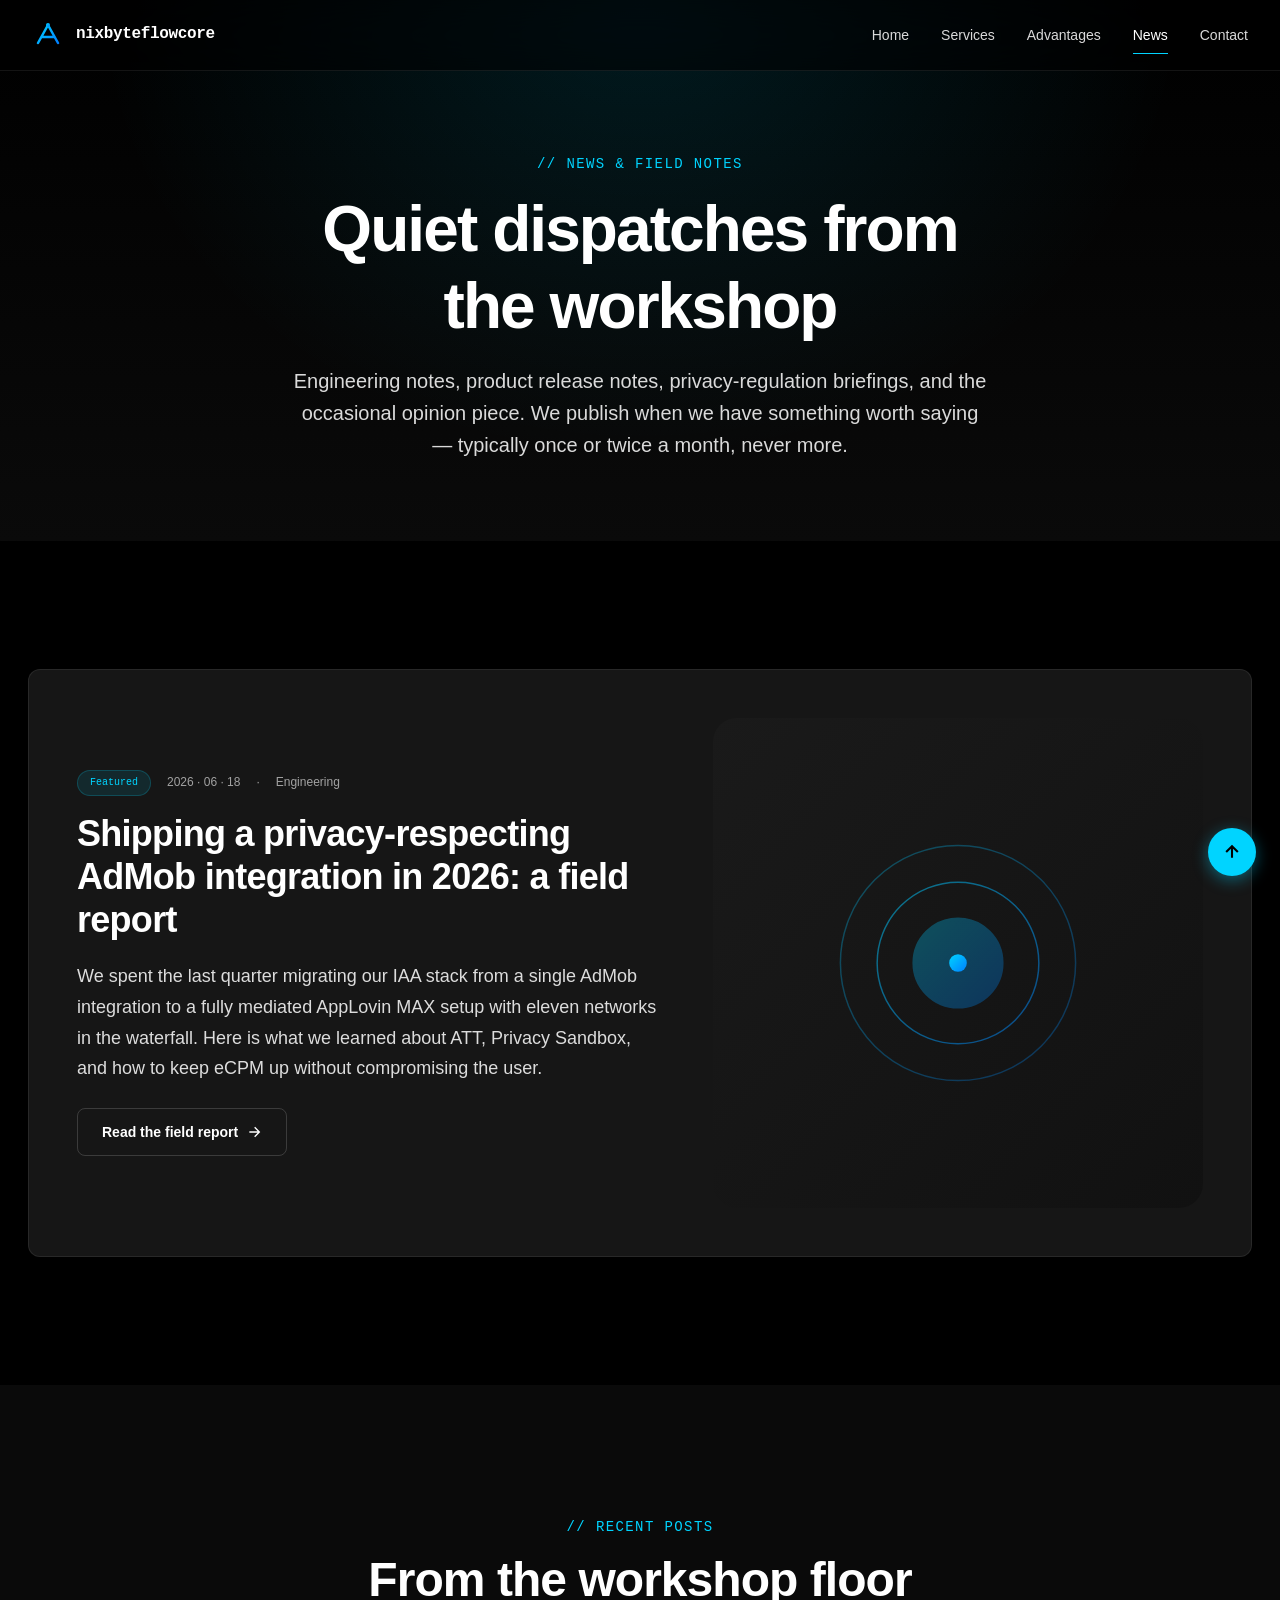
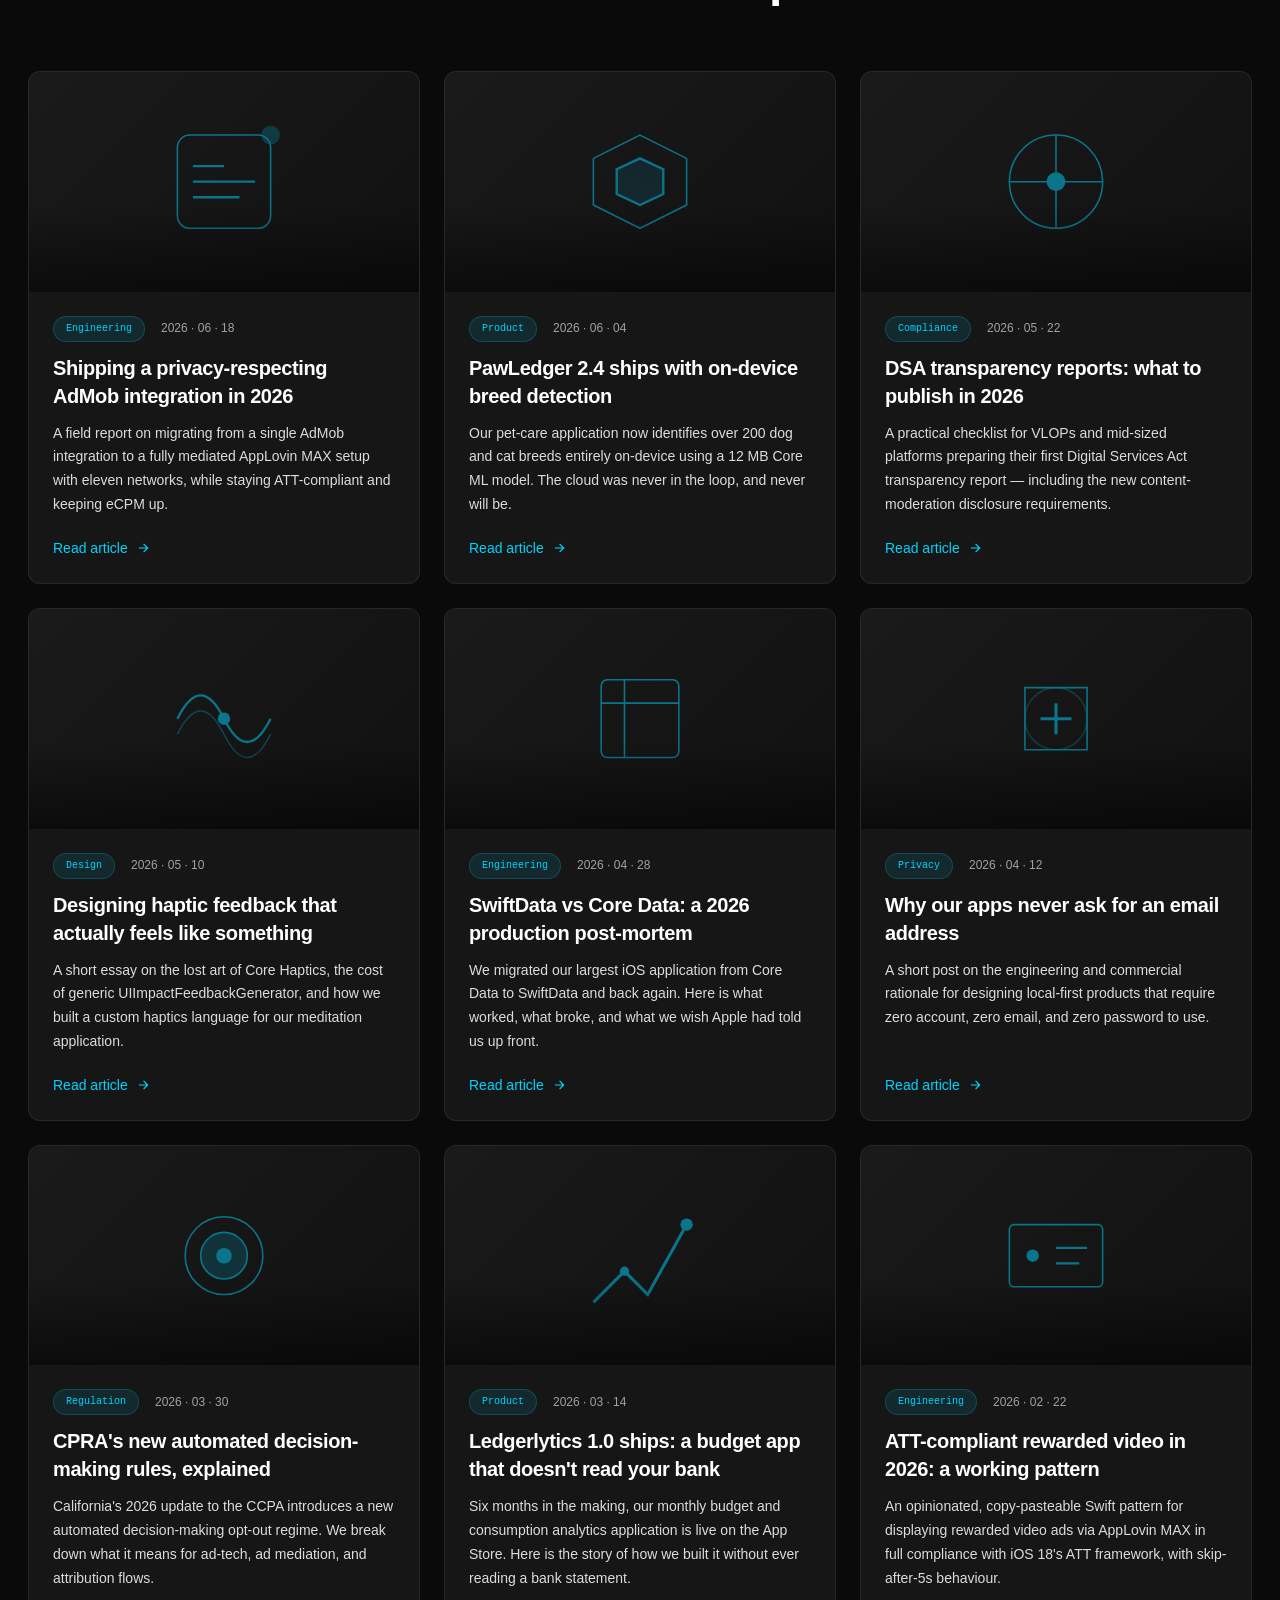
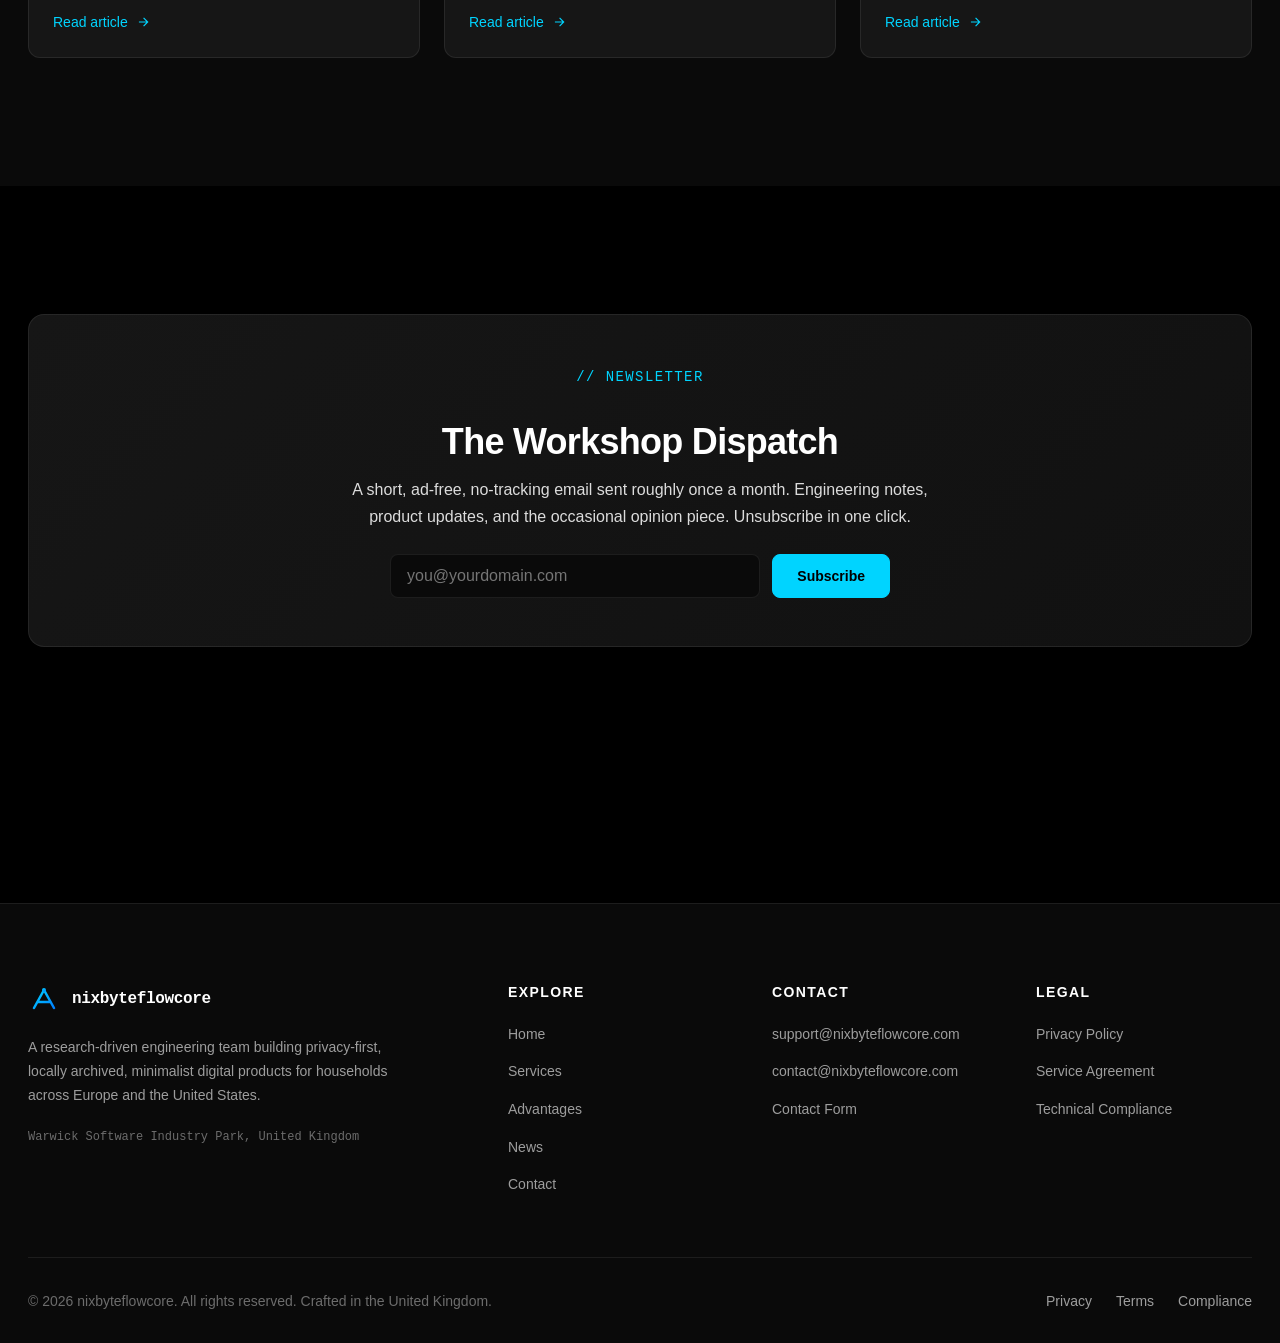
<file: news.html>
﻿<!DOCTYPE html>
<html lang="en">
<head>
    <meta charset="UTF-8">
    <meta name="viewport" content="width=device-width, initial-scale=1.0, viewport-fit=cover">
    <meta name="theme-color" content="#000000">
    <meta name="description" content="nixbyteflowcore News - Engineering notes, product updates, privacy regulation briefings, and design essays from our Warwick-based team.">
    <meta name="keywords" content="news, engineering blog, iOS development, privacy engineering, GDPR updates, App Store policy, product updates">
    <meta name="robots" content="index, follow">
    <link rel="canonical" href="https://nixbyteflowcore.com/news.html">
    <meta property="og:type" content="website">
    <meta property="og:title" content="News — nixbyteflowcore">
    <meta property="og:description" content="Engineering notes, product updates, and privacy regulation briefings.">
    <title>News — nixbyteflowcore</title>

    <link rel="stylesheet" href="css/main.css">
    <link rel="stylesheet" href="css/animations.css">
    <link rel="stylesheet" href="css/components.css">
    <link rel="stylesheet" href="css/responsive.css">

    <link rel="icon" type="image/svg+xml" href="data:image/svg+xml,%3Csvg xmlns='http://www.w3.org/2000/svg' viewBox='0 0 32 32'%3E%3Cdefs%3E%3ClinearGradient id='g' x1='0' y1='0' x2='1' y2='1'%3E%3Cstop offset='0' stop-color='%2300d4ff'/%3E%3Cstop offset='1' stop-color='%230080ff'/%3E%3C/linearGradient%3E%3C/defs%3E%3Crect width='32' height='32' rx='7' fill='%23000'/%3E%3Cpath d='M8 22 L16 8 L24 22 M11 17 L21 17' stroke='url(%23g)' stroke-width='2.5' fill='none' stroke-linecap='round' stroke-linejoin='round'/%3E%3C/svg%3E">
</head>
<body>

    <div class="scroll-progress"></div>

    <header class="site-header" role="banner">
        <div class="header-inner">
            <a href="index.html" class="site-logo" aria-label="nixbyteflowcore home">
                <svg viewBox="0 0 32 32" fill="none" xmlns="http://www.w3.org/2000/svg" aria-hidden="true">
                    <defs><linearGradient id="logo-grad" x1="0" y1="0" x2="1" y2="1"><stop offset="0" stop-color="#00d4ff"/><stop offset="1" stop-color="#0080ff"/></linearGradient></defs>
                    <path d="M6 24 L16 6 L26 24 M10 18 L22 18" stroke="url(#logo-grad)" stroke-width="2.5" fill="none" stroke-linecap="round" stroke-linejoin="round"/>
                    <circle cx="16" cy="6" r="2" fill="url(#logo-grad)"/>
                </svg>
                <span class="logo-text">nixbyteflowcore</span>
            </a>
            <nav class="main-nav" role="navigation" aria-label="Main">
                <a href="index.html">Home</a>
                <a href="services.html">Services</a>
                <a href="advantages.html">Advantages</a>
                <a href="news.html" class="active">News</a>
                <a href="contact.html">Contact</a>
            </nav>
            <button class="menu-toggle" aria-label="Toggle menu" aria-expanded="false">
                <svg viewBox="0 0 24 24" width="24" height="24" fill="none" stroke="currentColor" stroke-width="2">
                    <line x1="3" y1="6" x2="21" y2="6"/><line x1="3" y1="12" x2="21" y2="12"/><line x1="3" y1="18" x2="21" y2="18"/>
                </svg>
            </button>
        </div>
    </header>

    <section class="page-header">
        <div class="container">
            <span class="section-eyebrow reveal">// News & Field Notes</span>
            <h1 class="page-title reveal">Quiet dispatches from<br>the workshop</h1>
            <p class="page-subtitle reveal">Engineering notes, product release notes, privacy-regulation briefings, and the occasional opinion piece. We publish when we have something worth saying — typically once or twice a month, never more.</p>
        </div>
    </section>

    <!-- Featured Post -->
    <section class="section">
        <div class="container">
            <article class="feature-card reveal" style="display:grid;grid-template-columns:1.2fr 1fr;gap:48px;align-items:center;padding:48px;">
                <div>
                    <div class="news-meta" style="margin-bottom:16px;">
                        <span class="tag">Featured</span>
                        <span>2026 · 06 · 18</span>
                        <span>·</span>
                        <span>Engineering</span>
                    </div>
                    <h2 style="font-size:36px;line-height:1.2;margin-bottom:20px;">Shipping a privacy-respecting AdMob integration in 2026: a field report</h2>
                    <p style="font-size:18px;color:var(--color-text-secondary);margin-bottom:24px;">We spent the last quarter migrating our IAA stack from a single AdMob integration to a fully mediated AppLovin MAX setup with eleven networks in the waterfall. Here is what we learned about ATT, Privacy Sandbox, and how to keep eCPM up without compromising the user.</p>
                    <a href="#article-1" class="btn btn-secondary">
                        <span>Read the field report</span>
                        <svg class="arrow-right" viewBox="0 0 24 24" fill="none" stroke="currentColor" stroke-width="2"><path d="M5 12h14M13 5l7 7-7 7"/></svg>
                    </a>
                </div>
                <div style="aspect-ratio:1;background:linear-gradient(135deg,var(--color-bg-elevated),var(--color-bg-tertiary));border-radius:24px;display:flex;align-items:center;justify-content:center;">
                    <svg viewBox="0 0 200 200" fill="none" xmlns="http://www.w3.org/2000/svg" style="width:60%;height:60%;">
                        <defs><linearGradient id="feat-grad" x1="0" y1="0" x2="1" y2="1"><stop offset="0" stop-color="#00d4ff"/><stop offset="1" stop-color="#0080ff"/></linearGradient></defs>
                        <circle cx="100" cy="100" r="80" stroke="url(#feat-grad)" stroke-width="1" fill="none" opacity="0.3"/>
                        <circle cx="100" cy="100" r="55" stroke="url(#feat-grad)" stroke-width="1" fill="none" opacity="0.5"/>
                        <circle cx="100" cy="100" r="30" stroke="url(#feat-grad)" stroke-width="2" fill="url(#feat-grad)" opacity="0.3"/>
                        <circle cx="100" cy="100" r="6" fill="url(#feat-grad)"/>
                    </svg>
                </div>
            </article>
        </div>
    </section>

    <!-- News Grid -->
    <section class="section" style="background: var(--color-bg-secondary);">
        <div class="container">
            <div class="section-header reveal">
                <span class="section-eyebrow">// Recent Posts</span>
                <h2 class="section-title">From the workshop floor</h2>
            </div>

            <div class="news-grid stagger-children">
                <article class="news-card" data-tilt>
                    <div class="news-image">
                        <svg viewBox="0 0 100 100" fill="none" xmlns="http://www.w3.org/2000/svg">
                            <rect x="20" y="20" width="60" height="60" rx="8" stroke="currentColor" stroke-width="1" fill="none"/>
                            <path d="M30 40 L50 40 M30 50 L70 50 M30 60 L60 60" stroke="currentColor" stroke-width="1.5"/>
                            <circle cx="80" cy="20" r="6" fill="currentColor" opacity="0.4"/>
                        </svg>
                    </div>
                    <div class="news-body">
                        <div class="news-meta">
                            <span class="tag">Engineering</span>
                            <span>2026 · 06 · 18</span>
                        </div>
                        <h3 class="news-title">Shipping a privacy-respecting AdMob integration in 2026</h3>
                        <p class="news-excerpt">A field report on migrating from a single AdMob integration to a fully mediated AppLovin MAX setup with eleven networks, while staying ATT-compliant and keeping eCPM up.</p>
                        <a href="#" class="news-link">Read article
                            <svg viewBox="0 0 24 24" fill="none" stroke="currentColor" stroke-width="2"><path d="M5 12h14M13 5l7 7-7 7"/></svg>
                        </a>
                    </div>
                </article>

                <article class="news-card" data-tilt>
                    <div class="news-image">
                        <svg viewBox="0 0 100 100" fill="none" xmlns="http://www.w3.org/2000/svg">
                            <path d="M50 20 L80 35 L80 65 L50 80 L20 65 L20 35 Z" stroke="currentColor" stroke-width="1" fill="none"/>
                            <path d="M50 35 L65 42 L65 58 L50 65 L35 58 L35 42 Z" stroke="currentColor" stroke-width="1.5" fill="currentColor" fill-opacity="0.2"/>
                        </svg>
                    </div>
                    <div class="news-body">
                        <div class="news-meta">
                            <span class="tag">Product</span>
                            <span>2026 · 06 · 04</span>
                        </div>
                        <h3 class="news-title">PawLedger 2.4 ships with on-device breed detection</h3>
                        <p class="news-excerpt">Our pet-care application now identifies over 200 dog and cat breeds entirely on-device using a 12 MB Core ML model. The cloud was never in the loop, and never will be.</p>
                        <a href="#" class="news-link">Read article
                            <svg viewBox="0 0 24 24" fill="none" stroke="currentColor" stroke-width="2"><path d="M5 12h14M13 5l7 7-7 7"/></svg>
                        </a>
                    </div>
                </article>

                <article class="news-card" data-tilt>
                    <div class="news-image">
                        <svg viewBox="0 0 100 100" fill="none" xmlns="http://www.w3.org/2000/svg">
                            <circle cx="50" cy="50" r="30" stroke="currentColor" stroke-width="1" fill="none"/>
                            <path d="M50 20 L50 80 M20 50 L80 50" stroke="currentColor" stroke-width="1"/>
                            <circle cx="50" cy="50" r="6" fill="currentColor"/>
                        </svg>
                    </div>
                    <div class="news-body">
                        <div class="news-meta">
                            <span class="tag">Compliance</span>
                            <span>2026 · 05 · 22</span>
                        </div>
                        <h3 class="news-title">DSA transparency reports: what to publish in 2026</h3>
                        <p class="news-excerpt">A practical checklist for VLOPs and mid-sized platforms preparing their first Digital Services Act transparency report — including the new content-moderation disclosure requirements.</p>
                        <a href="#" class="news-link">Read article
                            <svg viewBox="0 0 24 24" fill="none" stroke="currentColor" stroke-width="2"><path d="M5 12h14M13 5l7 7-7 7"/></svg>
                        </a>
                    </div>
                </article>

                <article class="news-card" data-tilt>
                    <div class="news-image">
                        <svg viewBox="0 0 100 100" fill="none" xmlns="http://www.w3.org/2000/svg">
                            <path d="M20 50 Q35 20 50 50 T80 50" stroke="currentColor" stroke-width="1.5" fill="none"/>
                            <path d="M20 60 Q35 30 50 60 T80 60" stroke="currentColor" stroke-width="1" fill="none" opacity="0.5"/>
                            <circle cx="50" cy="50" r="4" fill="currentColor"/>
                        </svg>
                    </div>
                    <div class="news-body">
                        <div class="news-meta">
                            <span class="tag">Design</span>
                            <span>2026 · 05 · 10</span>
                        </div>
                        <h3 class="news-title">Designing haptic feedback that actually feels like something</h3>
                        <p class="news-excerpt">A short essay on the lost art of Core Haptics, the cost of generic UIImpactFeedbackGenerator, and how we built a custom haptics language for our meditation application.</p>
                        <a href="#" class="news-link">Read article
                            <svg viewBox="0 0 24 24" fill="none" stroke="currentColor" stroke-width="2"><path d="M5 12h14M13 5l7 7-7 7"/></svg>
                        </a>
                    </div>
                </article>

                <article class="news-card" data-tilt>
                    <div class="news-image">
                        <svg viewBox="0 0 100 100" fill="none" xmlns="http://www.w3.org/2000/svg">
                            <rect x="25" y="25" width="50" height="50" rx="4" stroke="currentColor" stroke-width="1" fill="none"/>
                            <path d="M25 40 L75 40 M40 25 L40 75" stroke="currentColor" stroke-width="1"/>
                        </svg>
                    </div>
                    <div class="news-body">
                        <div class="news-meta">
                            <span class="tag">Engineering</span>
                            <span>2026 · 04 · 28</span>
                        </div>
                        <h3 class="news-title">SwiftData vs Core Data: a 2026 production post-mortem</h3>
                        <p class="news-excerpt">We migrated our largest iOS application from Core Data to SwiftData and back again. Here is what worked, what broke, and what we wish Apple had told us up front.</p>
                        <a href="#" class="news-link">Read article
                            <svg viewBox="0 0 24 24" fill="none" stroke="currentColor" stroke-width="2"><path d="M5 12h14M13 5l7 7-7 7"/></svg>
                        </a>
                    </div>
                </article>

                <article class="news-card" data-tilt>
                    <div class="news-image">
                        <svg viewBox="0 0 100 100" fill="none" xmlns="http://www.w3.org/2000/svg">
                            <path d="M30 30 L70 30 L70 70 L30 70 Z" stroke="currentColor" stroke-width="1" fill="none"/>
                            <path d="M40 50 L60 50 M50 40 L50 60" stroke="currentColor" stroke-width="2"/>
                            <circle cx="50" cy="50" r="20" stroke="currentColor" stroke-width="1" fill="none" opacity="0.4"/>
                        </svg>
                    </div>
                    <div class="news-body">
                        <div class="news-meta">
                            <span class="tag">Privacy</span>
                            <span>2026 · 04 · 12</span>
                        </div>
                        <h3 class="news-title">Why our apps never ask for an email address</h3>
                        <p class="news-excerpt">A short post on the engineering and commercial rationale for designing local-first products that require zero account, zero email, and zero password to use.</p>
                        <a href="#" class="news-link">Read article
                            <svg viewBox="0 0 24 24" fill="none" stroke="currentColor" stroke-width="2"><path d="M5 12h14M13 5l7 7-7 7"/></svg>
                        </a>
                    </div>
                </article>

                <article class="news-card" data-tilt>
                    <div class="news-image">
                        <svg viewBox="0 0 100 100" fill="none" xmlns="http://www.w3.org/2000/svg">
                            <circle cx="50" cy="50" r="25" stroke="currentColor" stroke-width="1" fill="none"/>
                            <circle cx="50" cy="50" r="15" stroke="currentColor" stroke-width="1" fill="currentColor" fill-opacity="0.3"/>
                            <circle cx="50" cy="50" r="5" fill="currentColor"/>
                        </svg>
                    </div>
                    <div class="news-body">
                        <div class="news-meta">
                            <span class="tag">Regulation</span>
                            <span>2026 · 03 · 30</span>
                        </div>
                        <h3 class="news-title">CPRA's new automated decision-making rules, explained</h3>
                        <p class="news-excerpt">California's 2026 update to the CCPA introduces a new automated decision-making opt-out regime. We break down what it means for ad-tech, ad mediation, and attribution flows.</p>
                        <a href="#" class="news-link">Read article
                            <svg viewBox="0 0 24 24" fill="none" stroke="currentColor" stroke-width="2"><path d="M5 12h14M13 5l7 7-7 7"/></svg>
                        </a>
                    </div>
                </article>

                <article class="news-card" data-tilt>
                    <div class="news-image">
                        <svg viewBox="0 0 100 100" fill="none" xmlns="http://www.w3.org/2000/svg">
                            <path d="M20 80 L40 60 L55 75 L80 30" stroke="currentColor" stroke-width="2" fill="none"/>
                            <circle cx="80" cy="30" r="4" fill="currentColor"/>
                            <circle cx="40" cy="60" r="3" fill="currentColor"/>
                        </svg>
                    </div>
                    <div class="news-body">
                        <div class="news-meta">
                            <span class="tag">Product</span>
                            <span>2026 · 03 · 14</span>
                        </div>
                        <h3 class="news-title">Ledgerlytics 1.0 ships: a budget app that doesn't read your bank</h3>
                        <p class="news-excerpt">Six months in the making, our monthly budget and consumption analytics application is live on the App Store. Here is the story of how we built it without ever reading a bank statement.</p>
                        <a href="#" class="news-link">Read article
                            <svg viewBox="0 0 24 24" fill="none" stroke="currentColor" stroke-width="2"><path d="M5 12h14M13 5l7 7-7 7"/></svg>
                        </a>
                    </div>
                </article>

                <article class="news-card" data-tilt>
                    <div class="news-image">
                        <svg viewBox="0 0 100 100" fill="none" xmlns="http://www.w3.org/2000/svg">
                            <rect x="20" y="30" width="60" height="40" rx="3" stroke="currentColor" stroke-width="1" fill="none"/>
                            <circle cx="35" cy="50" r="4" fill="currentColor"/>
                            <path d="M50 45 L70 45 M50 55 L65 55" stroke="currentColor" stroke-width="1.5"/>
                        </svg>
                    </div>
                    <div class="news-body">
                        <div class="news-meta">
                            <span class="tag">Engineering</span>
                            <span>2026 · 02 · 22</span>
                        </div>
                        <h3 class="news-title">ATT-compliant rewarded video in 2026: a working pattern</h3>
                        <p class="news-excerpt">An opinionated, copy-pasteable Swift pattern for displaying rewarded video ads via AppLovin MAX in full compliance with iOS 18's ATT framework, with skip-after-5s behaviour.</p>
                        <a href="#" class="news-link">Read article
                            <svg viewBox="0 0 24 24" fill="none" stroke="currentColor" stroke-width="2"><path d="M5 12h14M13 5l7 7-7 7"/></svg>
                        </a>
                    </div>
                </article>
            </div>
        </div>
    </section>

    <!-- Newsletter -->
    <section class="section">
        <div class="container">
            <div class="newsletter reveal">
                <span class="section-eyebrow">// Newsletter</span>
                <h2 style="font-size:36px;margin:16px 0 12px;">The Workshop Dispatch</h2>
                <p style="color:var(--color-text-secondary);max-width:600px;margin:0 auto;">A short, ad-free, no-tracking email sent roughly once a month. Engineering notes, product updates, and the occasional opinion piece. Unsubscribe in one click.</p>
                <form class="newsletter-form" action="#" method="post">
                    <input type="email" placeholder="you@yourdomain.com" required>
                    <button type="submit" class="btn btn-primary">Subscribe</button>
                </form>
            </div>
        </div>
    </section>

    <!-- Footer -->
    <footer class="site-footer" role="contentinfo">
        <div class="container">
            <div class="footer-grid">
                <div class="footer-brand">
                    <a href="index.html" class="site-logo">
                        <svg viewBox="0 0 32 32" fill="none" xmlns="http://www.w3.org/2000/svg" aria-hidden="true">
                            <defs><linearGradient id="logo-grad-footer" x1="0" y1="0" x2="1" y2="1"><stop offset="0" stop-color="#00d4ff"/><stop offset="1" stop-color="#0080ff"/></linearGradient></defs>
                            <path d="M6 24 L16 6 L26 24 M10 18 L22 18" stroke="url(#logo-grad-footer)" stroke-width="2.5" fill="none" stroke-linecap="round" stroke-linejoin="round"/>
                            <circle cx="16" cy="6" r="2" fill="url(#logo-grad-footer)"/>
                        </svg>
                        <span class="logo-text">nixbyteflowcore</span>
                    </a>
                    <p>A research-driven engineering team building privacy-first, locally archived, minimalist digital products for households across Europe and the United States.</p>
                    <p style="font-family: var(--font-mono); font-size: 12px; color: var(--color-text-muted);">Warwick Software Industry Park, United Kingdom</p>
                </div>
                <div class="footer-col">
                    <h5>Explore</h5>
                    <ul>
                        <li><a href="index.html">Home</a></li>
                        <li><a href="services.html">Services</a></li>
                        <li><a href="advantages.html">Advantages</a></li>
                        <li><a href="news.html">News</a></li>
                        <li><a href="contact.html">Contact</a></li>
                    </ul>
                </div>
                <div class="footer-col">
                    <h5>Contact</h5>
                    <ul>
                        <li><a href="mailto:support@nixbyteflowcore.com">support@nixbyteflowcore.com</a></li>
                        <li><a href="mailto:contact@nixbyteflowcore.com">contact@nixbyteflowcore.com</a></li>
                        <li><a href="contact.html">Contact Form</a></li>
                    </ul>
                </div>
                <div class="footer-col">
                    <h5>Legal</h5>
                    <ul>
                        <li><a href="privacy.html">Privacy Policy</a></li>
                        <li><a href="terms.html">Service Agreement</a></li>
                        <li><a href="compliance.html">Technical Compliance</a></li>
                   </ul>
                </div>
            </div>
            <div class="footer-bottom">
                <p>&copy; 2026 nixbyteflowcore. All rights reserved. Crafted in the United Kingdom.</p>
                <div class="footer-legal">
                    <a href="privacy.html">Privacy</a>
                    <a href="terms.html">Terms</a>
                    <a href="compliance.html">Compliance</a>
                </div>
            </div>
        </div>
    </footer>

    <button class="back-to-top" aria-label="Back to top">
        <svg viewBox="0 0 24 24" fill="none" stroke="currentColor" stroke-width="2.5"><path d="M12 19V5M5 12l7-7 7 7"/></svg>
    </button>

    <script src="js/main.js" defer></script>
    <script src="js/animations.js" defer></script>
</body>
</html>
</file>
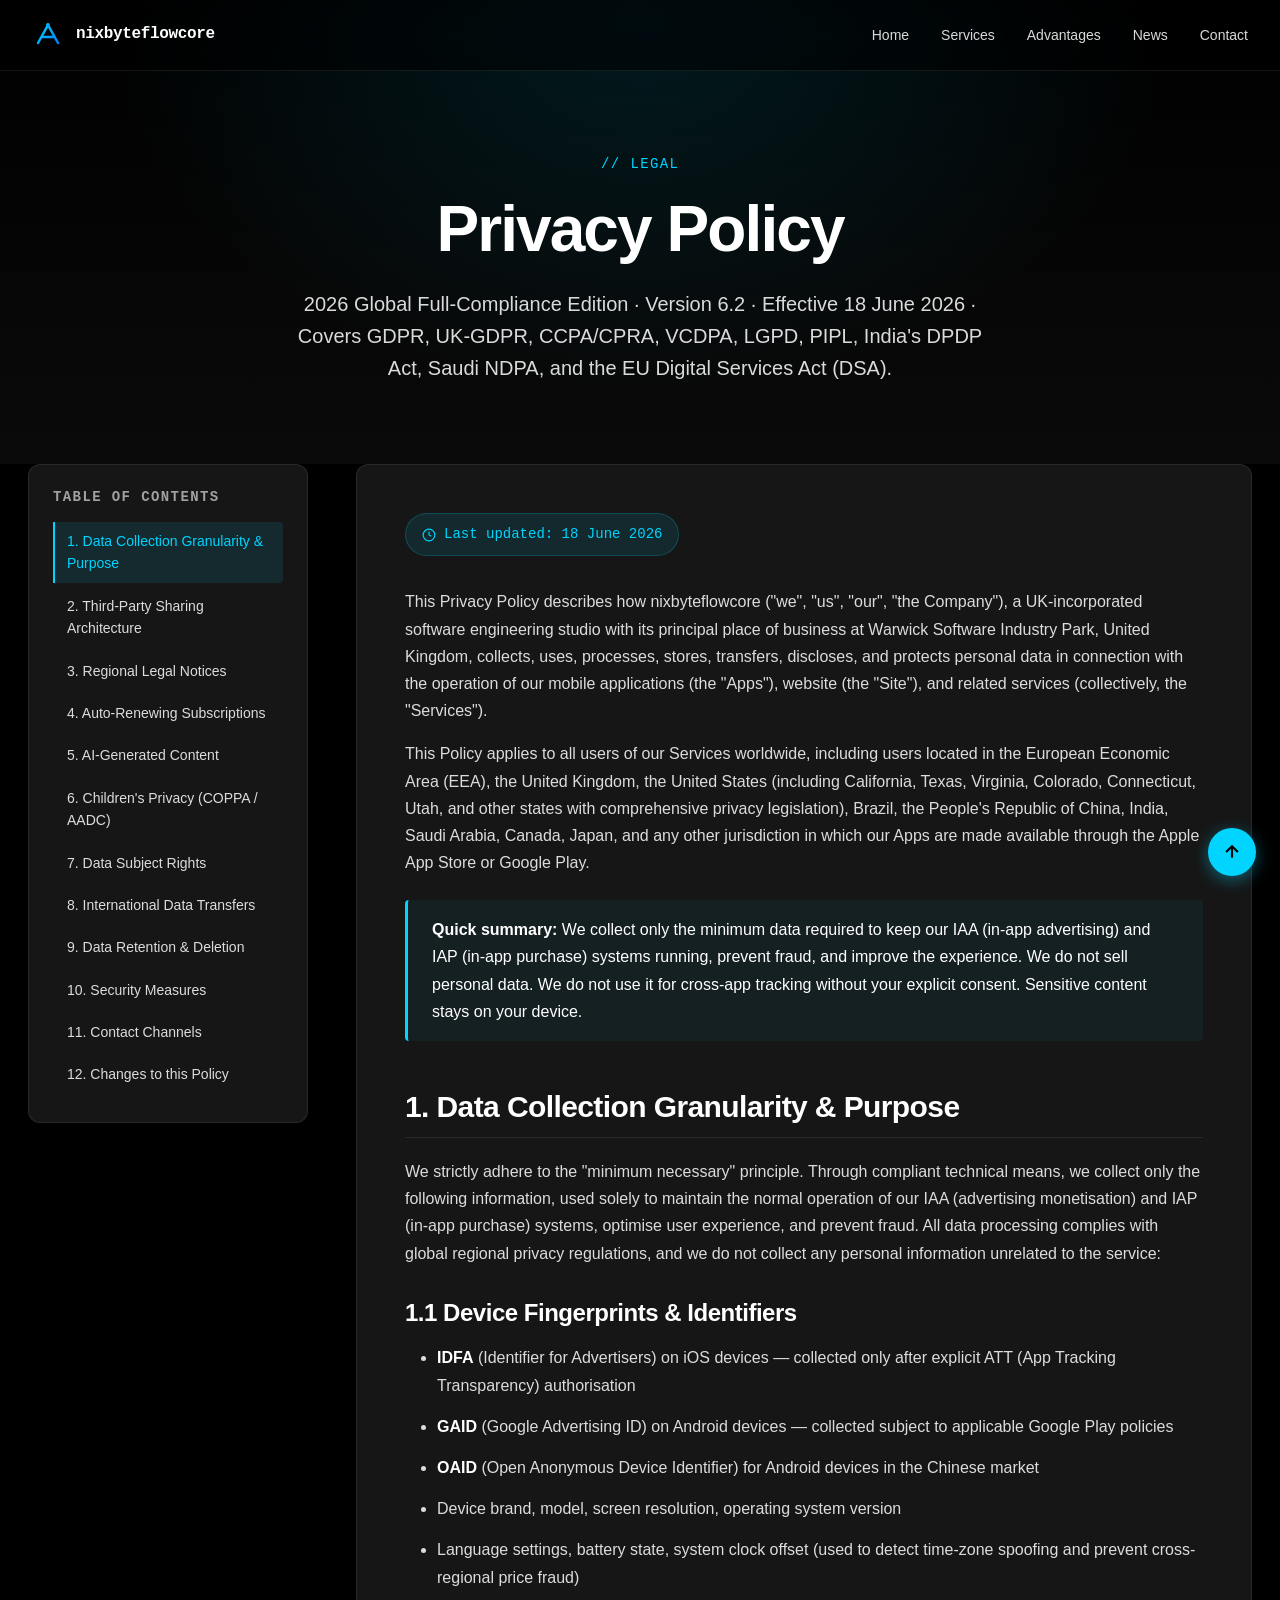
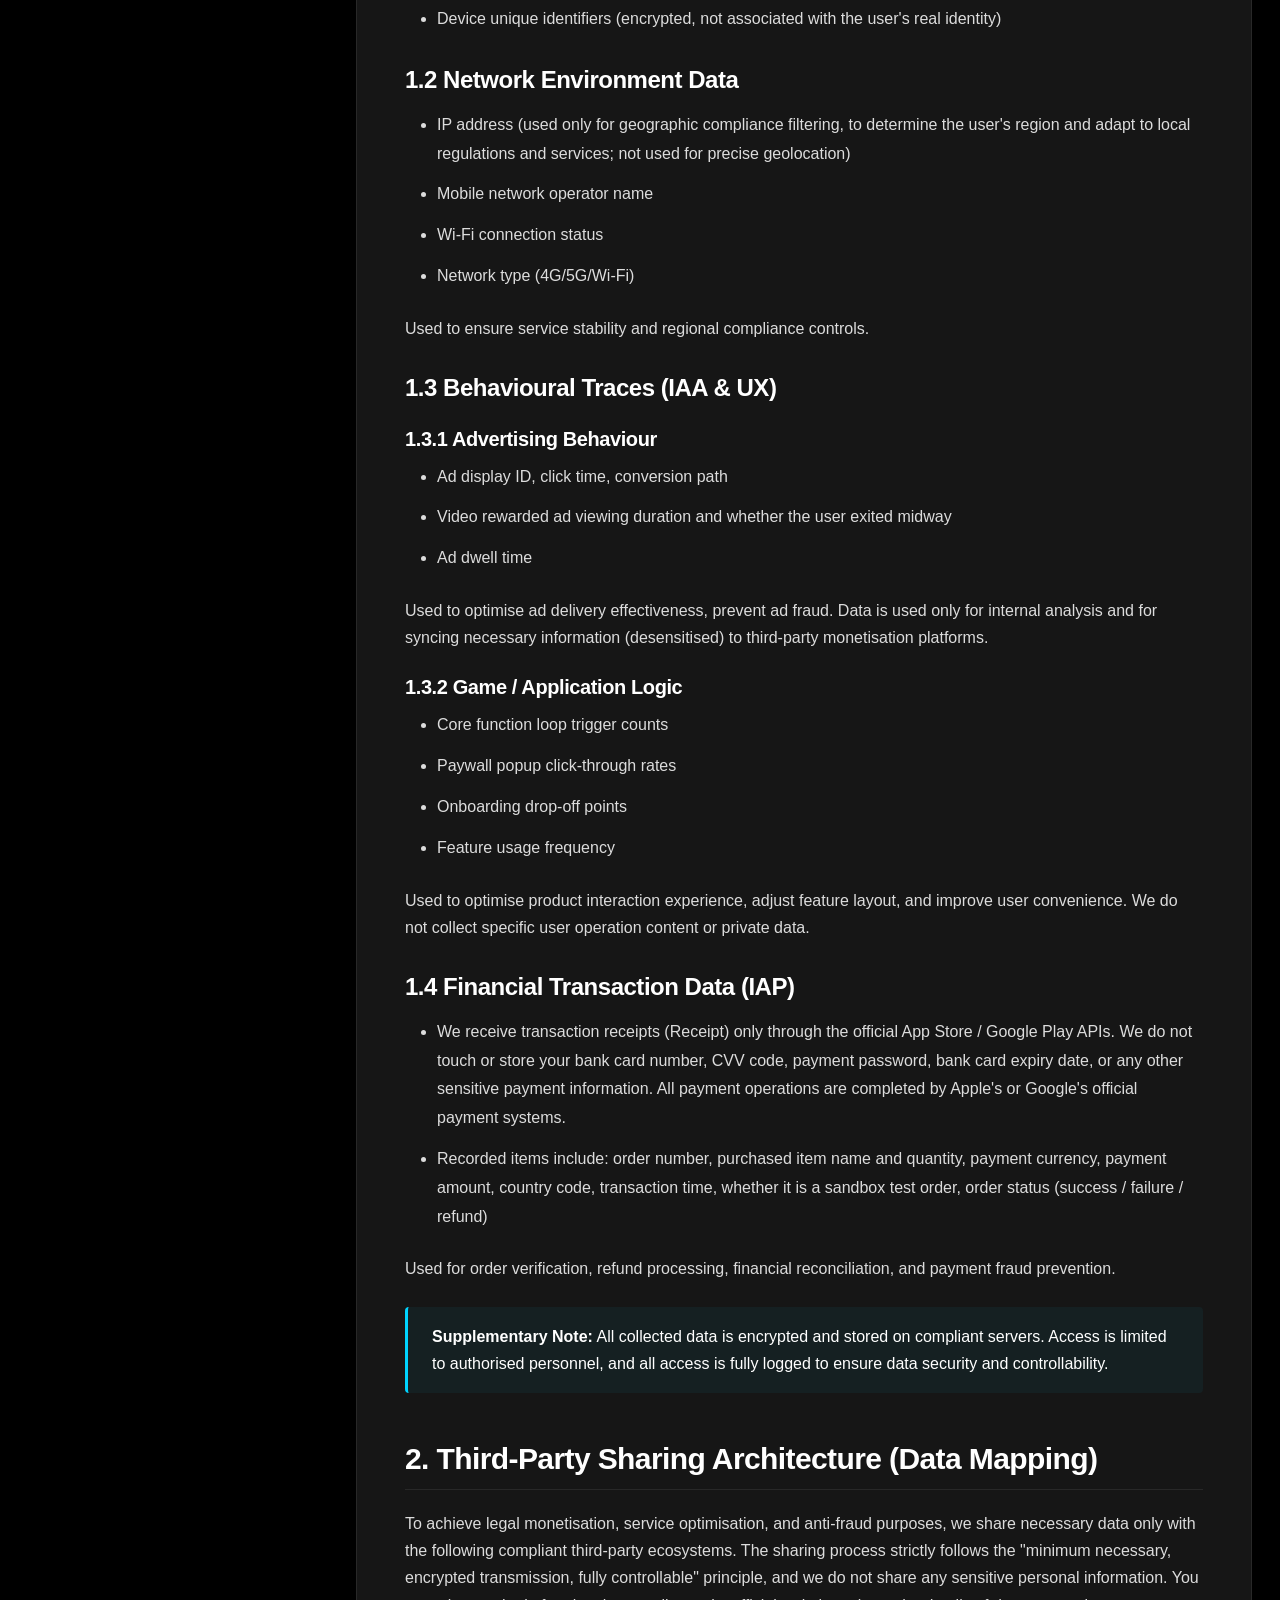
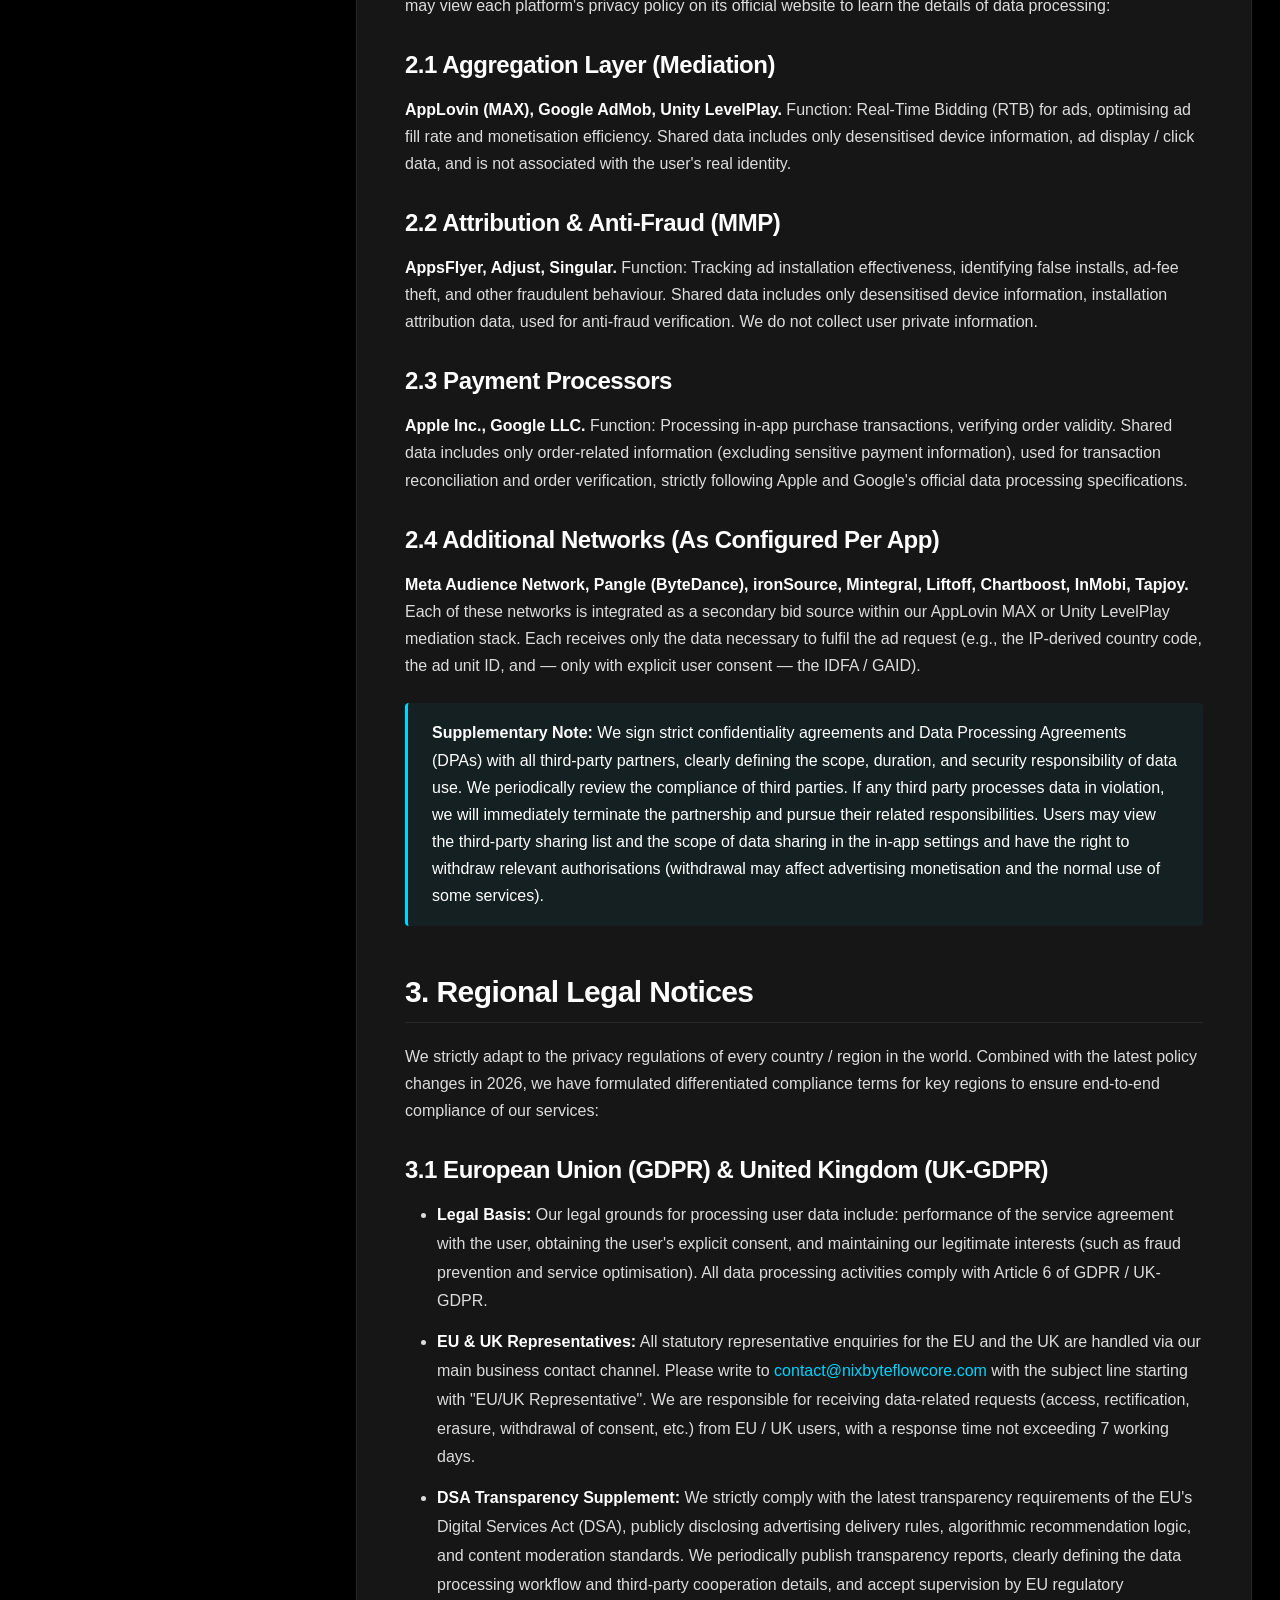
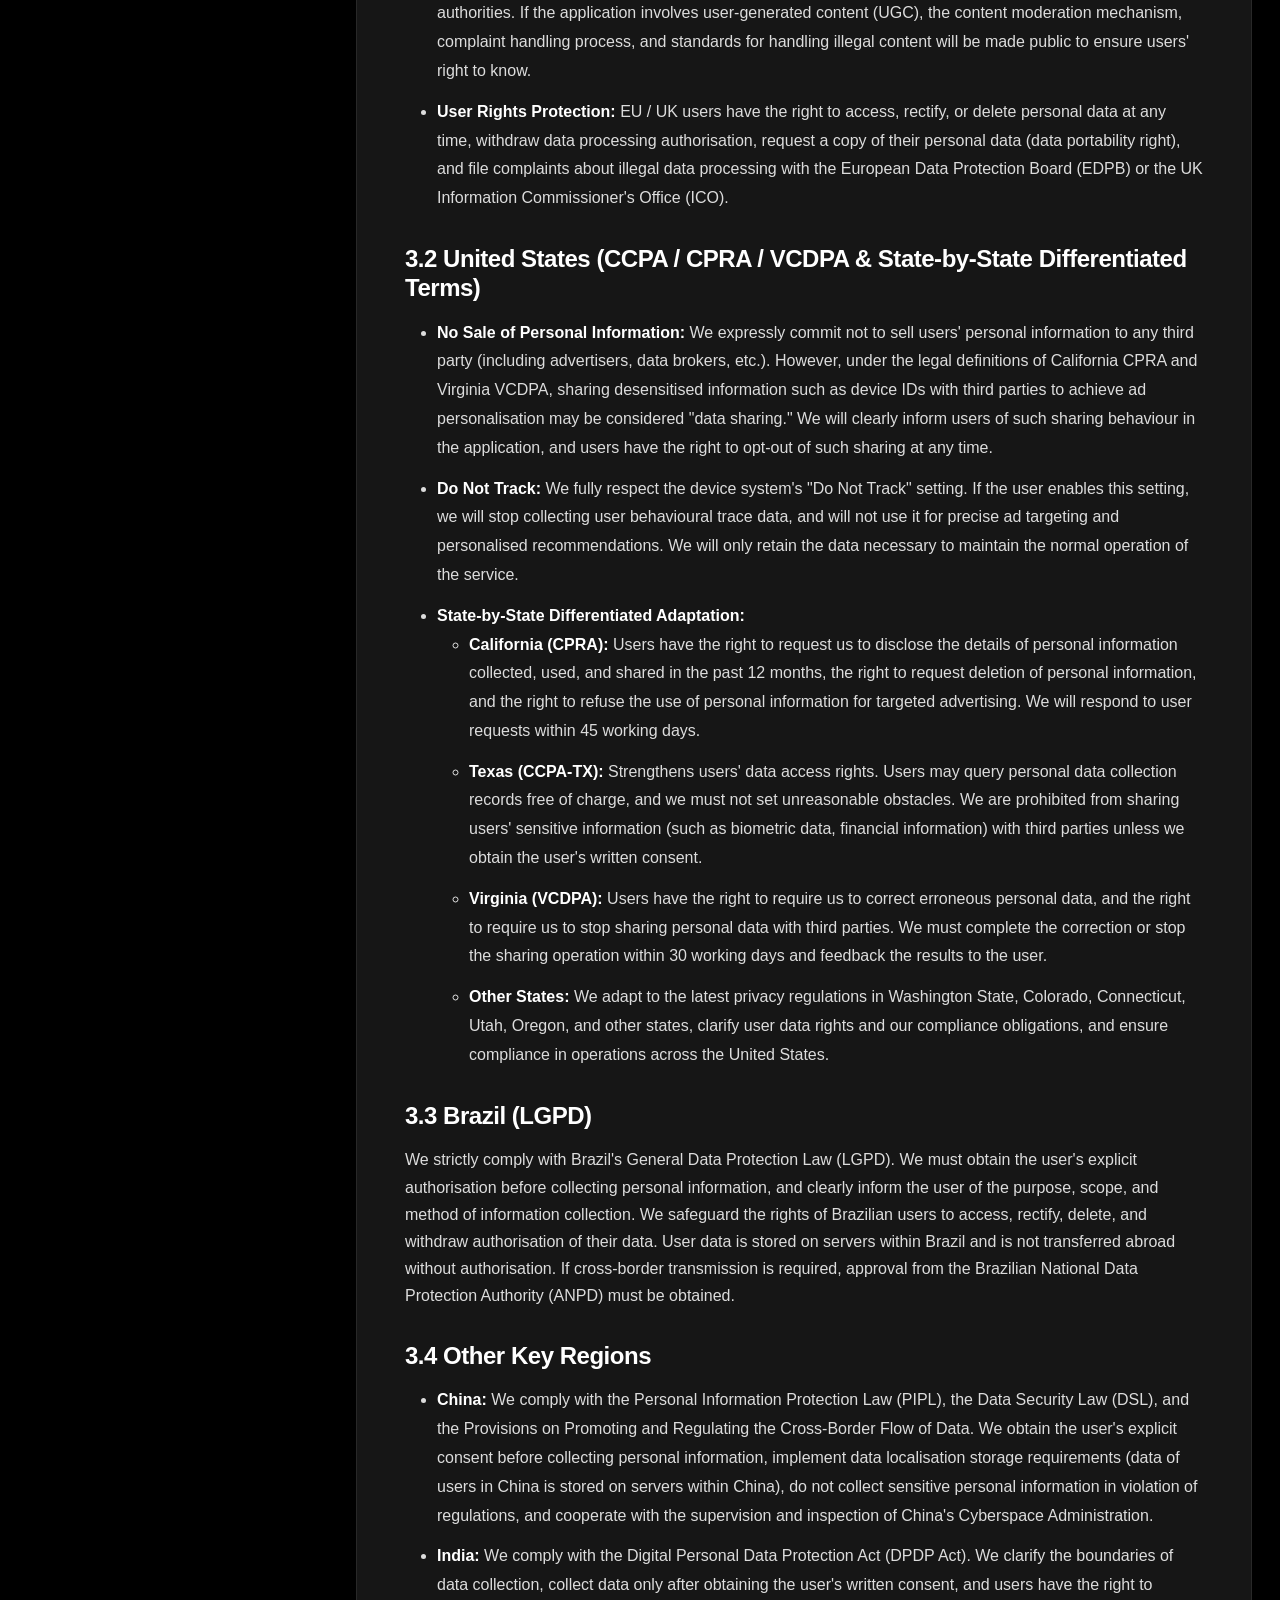
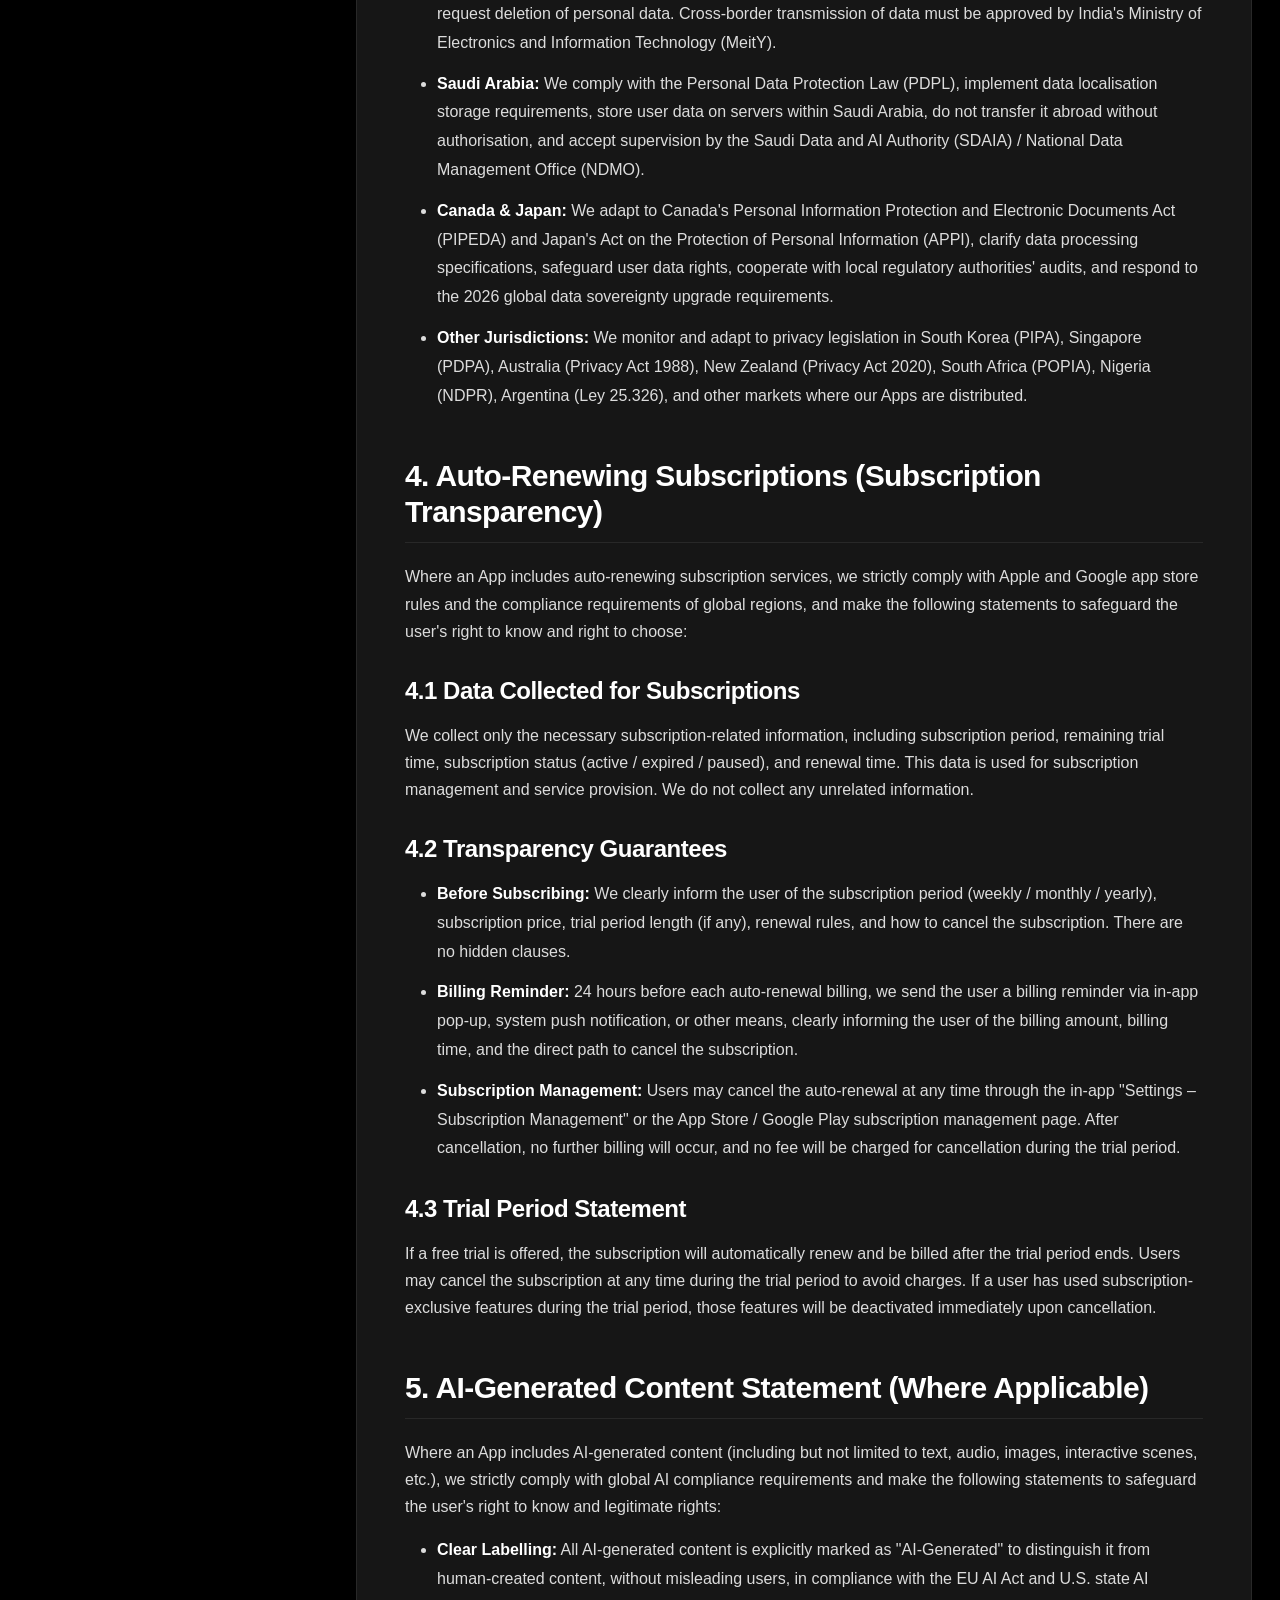
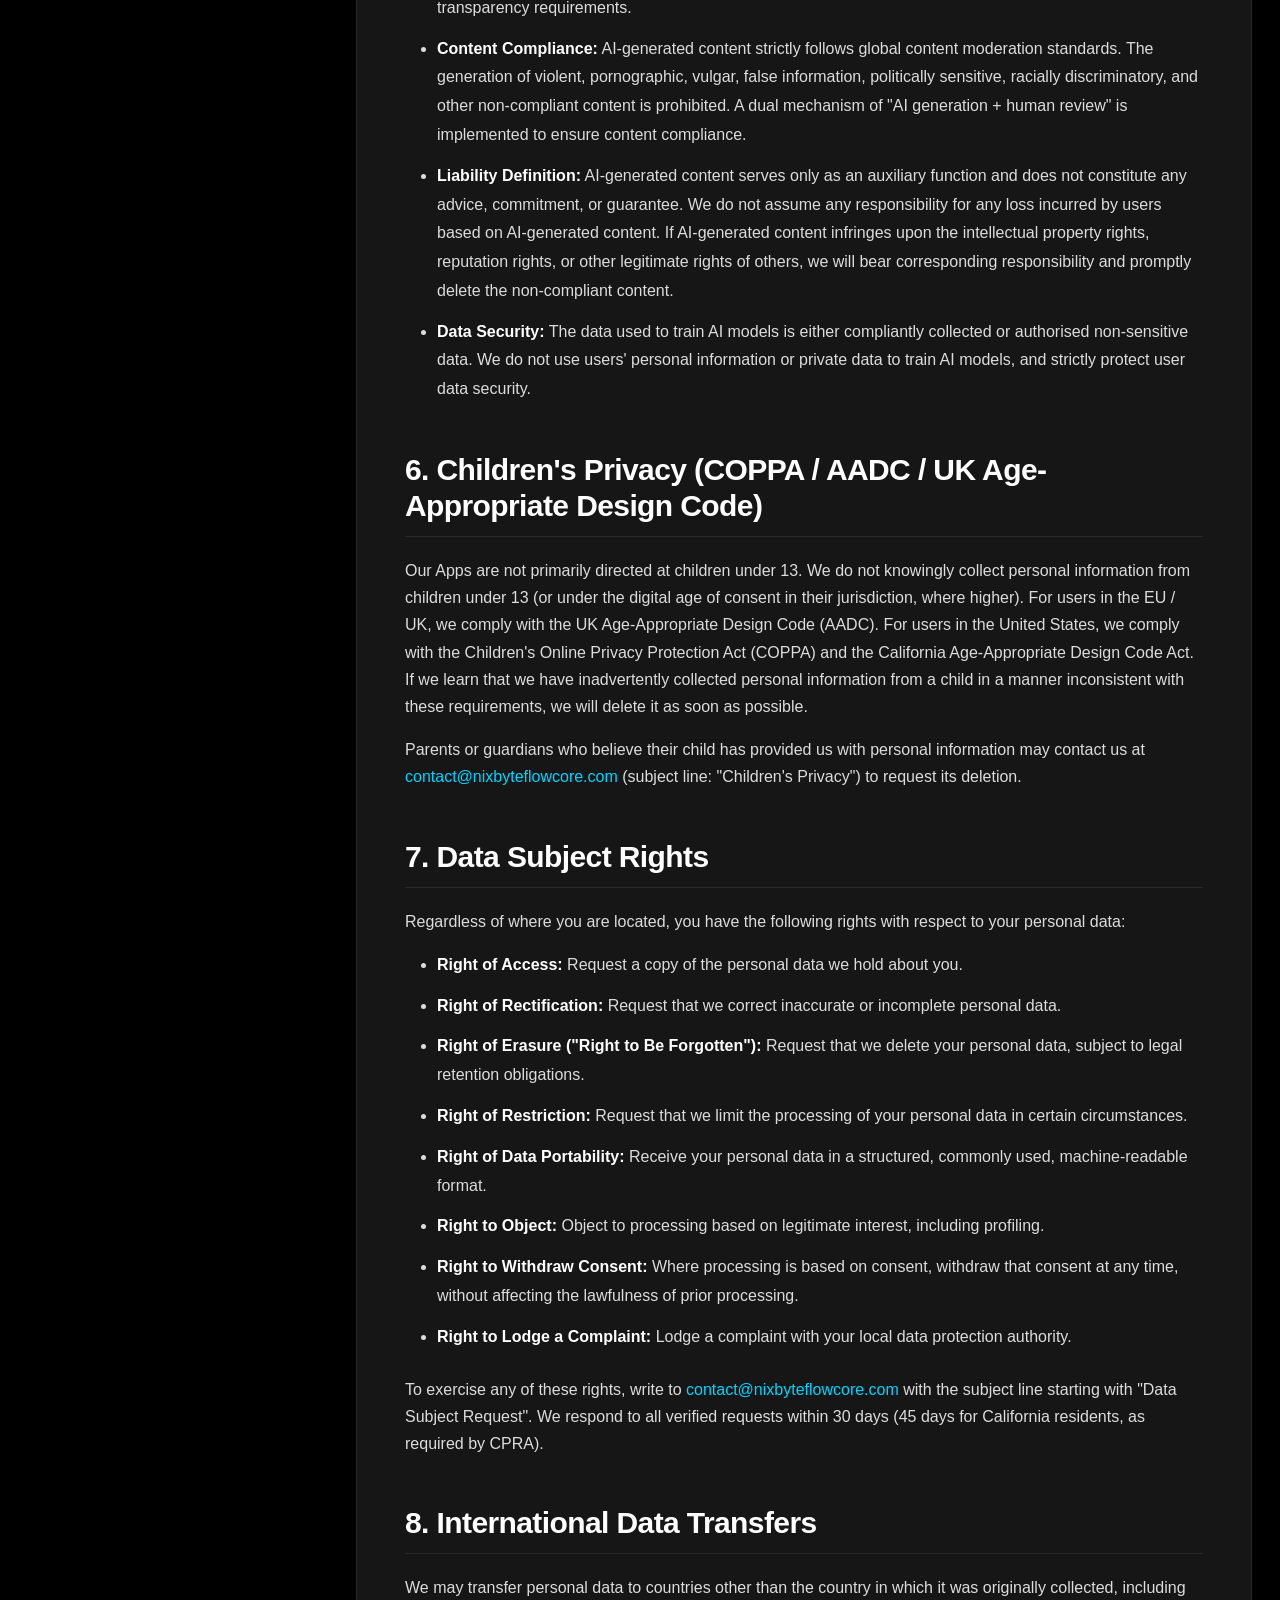
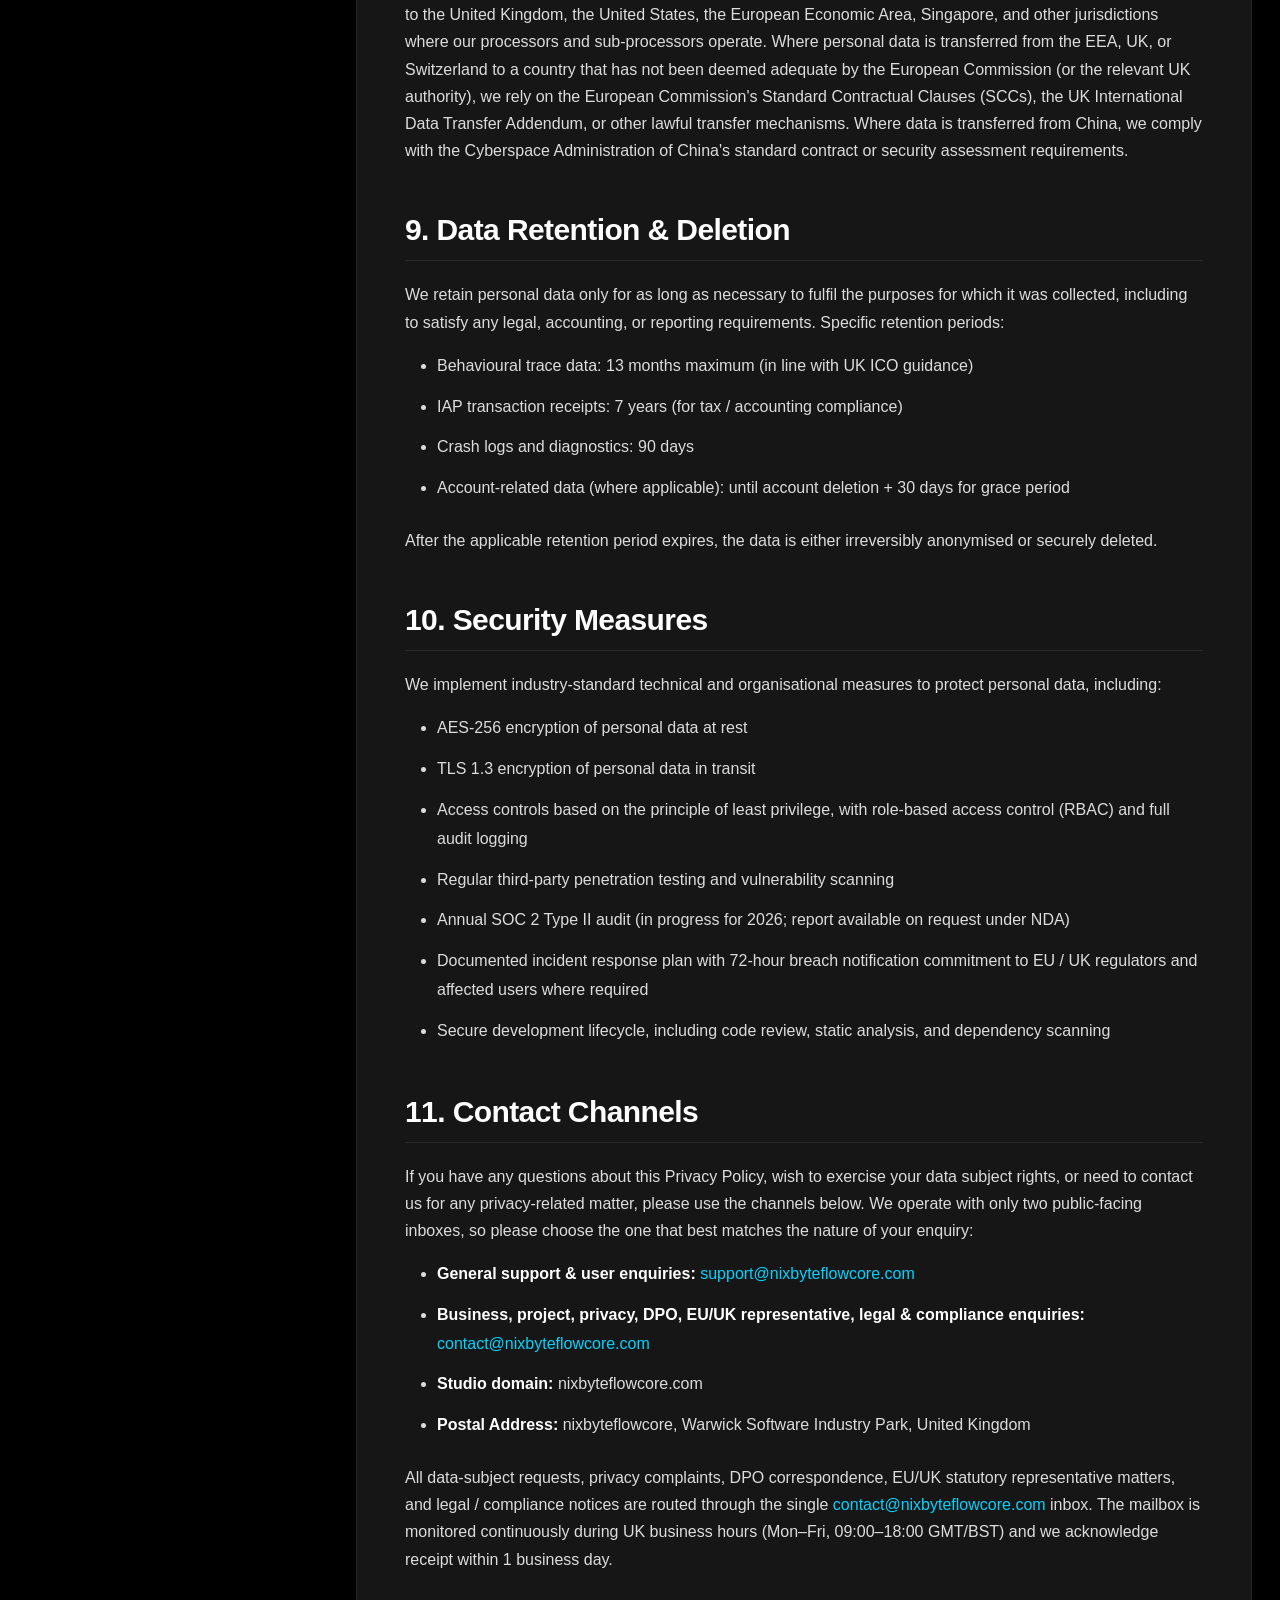
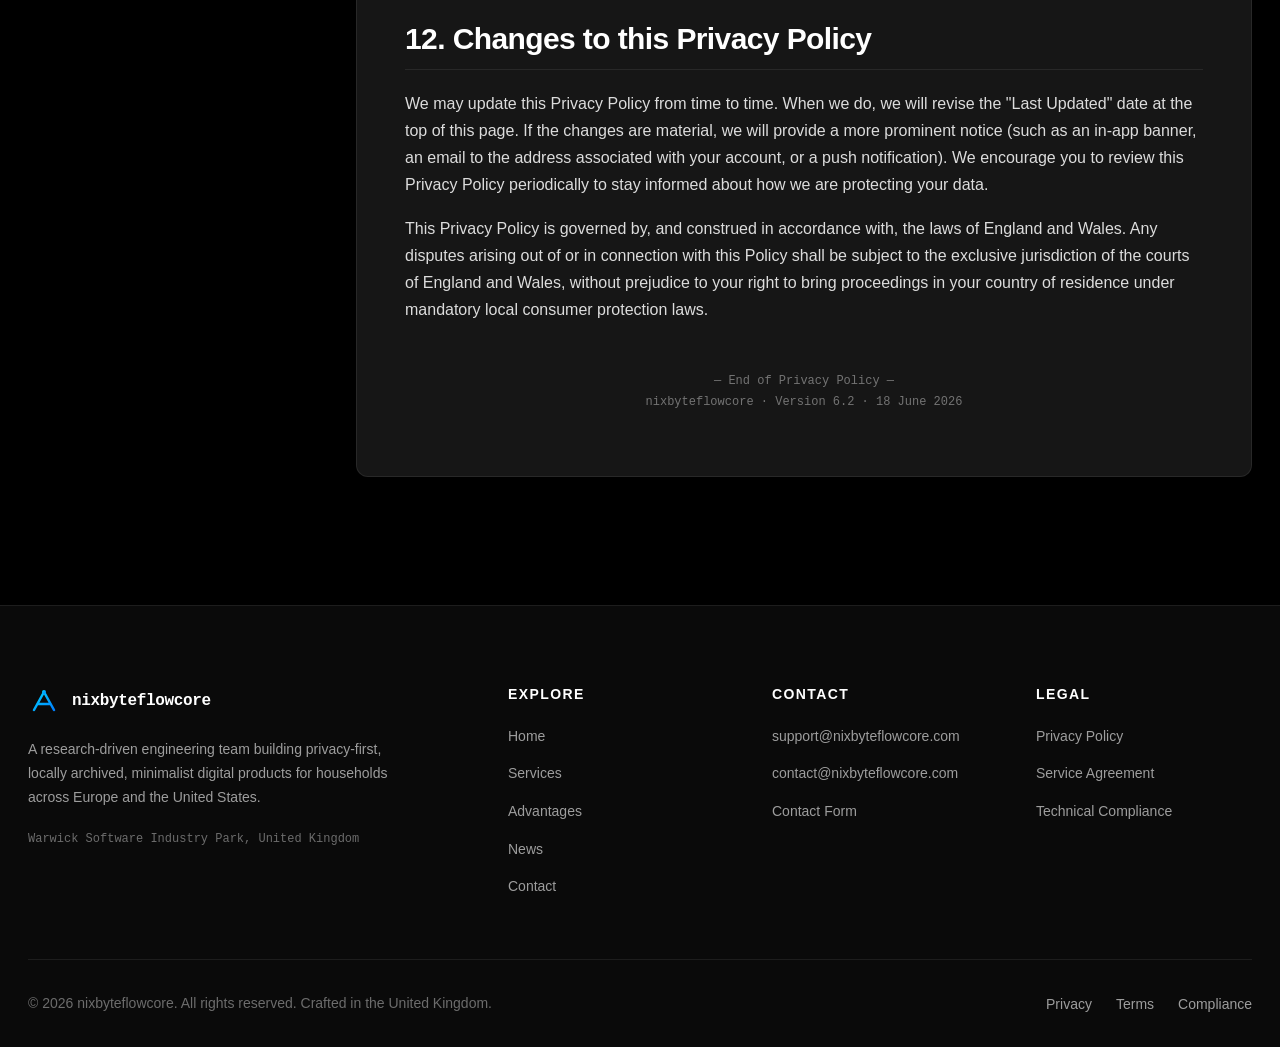
<file: privacy.html>
﻿<!DOCTYPE html>
<html lang="en">
<head>
    <meta charset="UTF-8">
    <meta name="viewport" content="width=device-width, initial-scale=1.0, viewport-fit=cover">
    <meta name="theme-color" content="#000000">
    <meta name="description" content="nixbyteflowcore Privacy Policy — Full 2026 global compliance version covering GDPR, UK-GDPR, CCPA/CPRA, VCDPA, LGPD, PIPL, India's DPDP Act, Saudi NDPA, and the EU Digital Services Act (DSA).">
    <meta name="keywords" content="privacy policy, GDPR, UK-GDPR, CCPA, CPRA, VCDPA, LGPD, PIPL, DPDP, NDPA, DSA, digital services act, data protection, app store privacy, AdMob privacy, IAA privacy, IAP privacy">
    <meta name="robots" content="index, follow">
    <link rel="canonical" href="https://nixbyteflowcore.com/privacy.html">
    <meta property="og:type" content="article">
    <meta property="og:title" content="Privacy Policy — nixbyteflowcore">
    <meta property="og:description" content="Full 2026 global compliance privacy policy covering GDPR, CCPA/CPRA, DSA, and 42+ jurisdictions.">
    <title>Privacy Policy — nixbyteflowcore</title>

    <link rel="stylesheet" href="css/main.css">
    <link rel="stylesheet" href="css/animations.css">
    <link rel="stylesheet" href="css/components.css">
    <link rel="stylesheet" href="css/responsive.css">

    <link rel="icon" type="image/svg+xml" href="data:image/svg+xml,%3Csvg xmlns='http://www.w3.org/2000/svg' viewBox='0 0 32 32'%3E%3Cdefs%3E%3ClinearGradient id='g' x1='0' y1='0' x2='1' y2='1'%3E%3Cstop offset='0' stop-color='%2300d4ff'/%3E%3Cstop offset='1' stop-color='%230080ff'/%3E%3C/linearGradient%3E%3C/defs%3E%3Crect width='32' height='32' rx='7' fill='%23000'/%3E%3Cpath d='M8 22 L16 8 L24 22 M11 17 L21 17' stroke='url(%23g)' stroke-width='2.5' fill='none' stroke-linecap='round' stroke-linejoin='round'/%3E%3C/svg%3E">
</head>
<body>

    <div class="scroll-progress"></div>

    <header class="site-header" role="banner">
        <div class="header-inner">
            <a href="index.html" class="site-logo" aria-label="nixbyteflowcore home">
                <svg viewBox="0 0 32 32" fill="none" xmlns="http://www.w3.org/2000/svg" aria-hidden="true">
                    <defs><linearGradient id="logo-grad" x1="0" y1="0" x2="1" y2="1"><stop offset="0" stop-color="#00d4ff"/><stop offset="1" stop-color="#0080ff"/></linearGradient></defs>
                    <path d="M6 24 L16 6 L26 24 M10 18 L22 18" stroke="url(#logo-grad)" stroke-width="2.5" fill="none" stroke-linecap="round" stroke-linejoin="round"/>
                    <circle cx="16" cy="6" r="2" fill="url(#logo-grad)"/>
                </svg>
                <span class="logo-text">nixbyteflowcore</span>
            </a>
            <nav class="main-nav" role="navigation" aria-label="Main">
                <a href="index.html">Home</a>
                <a href="services.html">Services</a>
                <a href="advantages.html">Advantages</a>
                <a href="news.html">News</a>
                <a href="contact.html">Contact</a>
            </nav>
            <button class="menu-toggle" aria-label="Toggle menu" aria-expanded="false">
                <svg viewBox="0 0 24 24" width="24" height="24" fill="none" stroke="currentColor" stroke-width="2">
                    <line x1="3" y1="6" x2="21" y2="6"/><line x1="3" y1="12" x2="21" y2="12"/><line x1="3" y1="18" x2="21" y2="18"/>
                </svg>
            </button>
        </div>
    </header>

    <section class="page-header">
        <div class="container">
            <span class="section-eyebrow reveal">// Legal</span>
            <h1 class="page-title reveal">Privacy Policy</h1>
            <p class="page-subtitle reveal">2026 Global Full-Compliance Edition · Version 6.2 · Effective 18 June 2026 · Covers GDPR, UK-GDPR, CCPA/CPRA, VCDPA, LGPD, PIPL, India's DPDP Act, Saudi NDPA, and the EU Digital Services Act (DSA).</p>
        </div>
    </section>

    <section class="policy-section">
        <div class="container">
            <div class="policy-layout">
                <!-- Sidebar TOC -->
                <aside class="policy-sidebar">
                    <h4>Table of Contents</h4>
                    <ul class="policy-toc">
                        <li><a href="#section-1">1. Data Collection Granularity & Purpose</a></li>
                        <li><a href="#section-2">2. Third-Party Sharing Architecture</a></li>
                        <li><a href="#section-3">3. Regional Legal Notices</a></li>
                        <li><a href="#section-4">4. Auto-Renewing Subscriptions</a></li>
                        <li><a href="#section-5">5. AI-Generated Content</a></li>
                        <li><a href="#section-6">6. Children's Privacy (COPPA / AADC)</a></li>
                        <li><a href="#section-7">7. Data Subject Rights</a></li>
                        <li><a href="#section-8">8. International Data Transfers</a></li>
                        <li><a href="#section-9">9. Data Retention & Deletion</a></li>
                        <li><a href="#section-10">10. Security Measures</a></li>
                        <li><a href="#section-11">11. Contact Channels</a></li>
                        <li><a href="#section-12">12. Changes to this Policy</a></li>
                    </ul>
                </aside>

                <!-- Main Content -->
                <article class="policy-content">
                    <div class="last-updated">
                        <svg width="14" height="14" viewBox="0 0 24 24" fill="none" stroke="currentColor" stroke-width="2"><circle cx="12" cy="12" r="10"/><polyline points="12 6 12 12 16 14"/></svg>
                        <span>Last updated: 18 June 2026</span>
                    </div>

                    <p>This Privacy Policy describes how nixbyteflowcore ("we", "us", "our", "the Company"), a UK-incorporated software engineering studio with its principal place of business at Warwick Software Industry Park, United Kingdom, collects, uses, processes, stores, transfers, discloses, and protects personal data in connection with the operation of our mobile applications (the "Apps"), website (the "Site"), and related services (collectively, the "Services").</p>

                    <p>This Policy applies to all users of our Services worldwide, including users located in the European Economic Area (EEA), the United Kingdom, the United States (including California, Texas, Virginia, Colorado, Connecticut, Utah, and other states with comprehensive privacy legislation), Brazil, the People's Republic of China, India, Saudi Arabia, Canada, Japan, and any other jurisdiction in which our Apps are made available through the Apple App Store or Google Play.</p>

                    <div class="info-box">
                        <p><strong>Quick summary:</strong> We collect only the minimum data required to keep our IAA (in-app advertising) and IAP (in-app purchase) systems running, prevent fraud, and improve the experience. We do not sell personal data. We do not use it for cross-app tracking without your explicit consent. Sensitive content stays on your device.</p>
                    </div>

                    <h2 id="section-1">1. Data Collection Granularity & Purpose</h2>
                    <p>We strictly adhere to the "minimum necessary" principle. Through compliant technical means, we collect only the following information, used solely to maintain the normal operation of our IAA (advertising monetisation) and IAP (in-app purchase) systems, optimise user experience, and prevent fraud. All data processing complies with global regional privacy regulations, and we do not collect any personal information unrelated to the service:</p>

                    <h3>1.1 Device Fingerprints & Identifiers</h3>
                    <ul>
                        <li><strong>IDFA</strong> (Identifier for Advertisers) on iOS devices — collected only after explicit ATT (App Tracking Transparency) authorisation</li>
                        <li><strong>GAID</strong> (Google Advertising ID) on Android devices — collected subject to applicable Google Play policies</li>
                        <li><strong>OAID</strong> (Open Anonymous Device Identifier) for Android devices in the Chinese market</li>
                        <li>Device brand, model, screen resolution, operating system version</li>
                        <li>Language settings, battery state, system clock offset (used to detect time-zone spoofing and prevent cross-regional price fraud)</li>
                        <li>Device unique identifiers (encrypted, not associated with the user's real identity)</li>
                    </ul>

                    <h3>1.2 Network Environment Data</h3>
                    <ul>
                        <li>IP address (used only for geographic compliance filtering, to determine the user's region and adapt to local regulations and services; not used for precise geolocation)</li>
                        <li>Mobile network operator name</li>
                        <li>Wi-Fi connection status</li>
                        <li>Network type (4G/5G/Wi-Fi)</li>
                    </ul>
                    <p>Used to ensure service stability and regional compliance controls.</p>

                    <h3>1.3 Behavioural Traces (IAA & UX)</h3>

                    <h4>1.3.1 Advertising Behaviour</h4>
                    <ul>
                        <li>Ad display ID, click time, conversion path</li>
                        <li>Video rewarded ad viewing duration and whether the user exited midway</li>
                        <li>Ad dwell time</li>
                    </ul>
                    <p>Used to optimise ad delivery effectiveness, prevent ad fraud. Data is used only for internal analysis and for syncing necessary information (desensitised) to third-party monetisation platforms.</p>

                    <h4>1.3.2 Game / Application Logic</h4>
                    <ul>
                        <li>Core function loop trigger counts</li>
                        <li>Paywall popup click-through rates</li>
                        <li>Onboarding drop-off points</li>
                        <li>Feature usage frequency</li>
                    </ul>
                    <p>Used to optimise product interaction experience, adjust feature layout, and improve user convenience. We do not collect specific user operation content or private data.</p>

                    <h3>1.4 Financial Transaction Data (IAP)</h3>
                    <ul>
                        <li>We receive transaction receipts (Receipt) only through the official App Store / Google Play APIs. We do not touch or store your bank card number, CVV code, payment password, bank card expiry date, or any other sensitive payment information. All payment operations are completed by Apple's or Google's official payment systems.</li>
                        <li>Recorded items include: order number, purchased item name and quantity, payment currency, payment amount, country code, transaction time, whether it is a sandbox test order, order status (success / failure / refund)</li>
                    </ul>
                    <p>Used for order verification, refund processing, financial reconciliation, and payment fraud prevention.</p>

                    <div class="info-box">
                        <p><strong>Supplementary Note:</strong> All collected data is encrypted and stored on compliant servers. Access is limited to authorised personnel, and all access is fully logged to ensure data security and controllability.</p>
                    </div>

                    <h2 id="section-2">2. Third-Party Sharing Architecture (Data Mapping)</h2>
                    <p>To achieve legal monetisation, service optimisation, and anti-fraud purposes, we share necessary data only with the following compliant third-party ecosystems. The sharing process strictly follows the "minimum necessary, encrypted transmission, fully controllable" principle, and we do not share any sensitive personal information. You may view each platform's privacy policy on its official website to learn the details of data processing:</p>

                    <h3>2.1 Aggregation Layer (Mediation)</h3>
                    <p><strong>AppLovin (MAX), Google AdMob, Unity LevelPlay.</strong> Function: Real-Time Bidding (RTB) for ads, optimising ad fill rate and monetisation efficiency. Shared data includes only desensitised device information, ad display / click data, and is not associated with the user's real identity.</p>

                    <h3>2.2 Attribution & Anti-Fraud (MMP)</h3>
                    <p><strong>AppsFlyer, Adjust, Singular.</strong> Function: Tracking ad installation effectiveness, identifying false installs, ad-fee theft, and other fraudulent behaviour. Shared data includes only desensitised device information, installation attribution data, used for anti-fraud verification. We do not collect user private information.</p>

                    <h3>2.3 Payment Processors</h3>
                    <p><strong>Apple Inc., Google LLC.</strong> Function: Processing in-app purchase transactions, verifying order validity. Shared data includes only order-related information (excluding sensitive payment information), used for transaction reconciliation and order verification, strictly following Apple and Google's official data processing specifications.</p>

                    <h3>2.4 Additional Networks (As Configured Per App)</h3>
                    <p><strong>Meta Audience Network, Pangle (ByteDance), ironSource, Mintegral, Liftoff, Chartboost, InMobi, Tapjoy.</strong> Each of these networks is integrated as a secondary bid source within our AppLovin MAX or Unity LevelPlay mediation stack. Each receives only the data necessary to fulfil the ad request (e.g., the IP-derived country code, the ad unit ID, and — only with explicit user consent — the IDFA / GAID).</p>

                    <div class="info-box">
                        <p><strong>Supplementary Note:</strong> We sign strict confidentiality agreements and Data Processing Agreements (DPAs) with all third-party partners, clearly defining the scope, duration, and security responsibility of data use. We periodically review the compliance of third parties. If any third party processes data in violation, we will immediately terminate the partnership and pursue their related responsibilities. Users may view the third-party sharing list and the scope of data sharing in the in-app settings and have the right to withdraw relevant authorisations (withdrawal may affect advertising monetisation and the normal use of some services).</p>
                    </div>

                    <h2 id="section-3">3. Regional Legal Notices</h2>
                    <p>We strictly adapt to the privacy regulations of every country / region in the world. Combined with the latest policy changes in 2026, we have formulated differentiated compliance terms for key regions to ensure end-to-end compliance of our services:</p>

                    <h3>3.1 European Union (GDPR) & United Kingdom (UK-GDPR)</h3>
                    <ul>
                        <li><strong>Legal Basis:</strong> Our legal grounds for processing user data include: performance of the service agreement with the user, obtaining the user's explicit consent, and maintaining our legitimate interests (such as fraud prevention and service optimisation). All data processing activities comply with Article 6 of GDPR / UK-GDPR.</li>
                        <li><strong>EU & UK Representatives:</strong> All statutory representative enquiries for the EU and the UK are handled via our main business contact channel. Please write to <a href="mailto:contact@nixbyteflowcore.com">contact@nixbyteflowcore.com</a> with the subject line starting with "EU/UK Representative". We are responsible for receiving data-related requests (access, rectification, erasure, withdrawal of consent, etc.) from EU / UK users, with a response time not exceeding 7 working days.</li>
                        <li><strong>DSA Transparency Supplement:</strong> We strictly comply with the latest transparency requirements of the EU's Digital Services Act (DSA), publicly disclosing advertising delivery rules, algorithmic recommendation logic, and content moderation standards. We periodically publish transparency reports, clearly defining the data processing workflow and third-party cooperation details, and accept supervision by EU regulatory authorities. If the application involves user-generated content (UGC), the content moderation mechanism, complaint handling process, and standards for handling illegal content will be made public to ensure users' right to know.</li>
                        <li><strong>User Rights Protection:</strong> EU / UK users have the right to access, rectify, or delete personal data at any time, withdraw data processing authorisation, request a copy of their personal data (data portability right), and file complaints about illegal data processing with the European Data Protection Board (EDPB) or the UK Information Commissioner's Office (ICO).</li>
                    </ul>

                    <h3>3.2 United States (CCPA / CPRA / VCDPA & State-by-State Differentiated Terms)</h3>
                    <ul>
                        <li><strong>No Sale of Personal Information:</strong> We expressly commit not to sell users' personal information to any third party (including advertisers, data brokers, etc.). However, under the legal definitions of California CPRA and Virginia VCDPA, sharing desensitised information such as device IDs with third parties to achieve ad personalisation may be considered "data sharing." We will clearly inform users of such sharing behaviour in the application, and users have the right to opt-out of such sharing at any time.</li>
                        <li><strong>Do Not Track:</strong> We fully respect the device system's "Do Not Track" setting. If the user enables this setting, we will stop collecting user behavioural trace data, and will not use it for precise ad targeting and personalised recommendations. We will only retain the data necessary to maintain the normal operation of the service.</li>
                        <li><strong>State-by-State Differentiated Adaptation:</strong>
                            <ul>
                                <li><strong>California (CPRA):</strong> Users have the right to request us to disclose the details of personal information collected, used, and shared in the past 12 months, the right to request deletion of personal information, and the right to refuse the use of personal information for targeted advertising. We will respond to user requests within 45 working days.</li>
                                <li><strong>Texas (CCPA-TX):</strong> Strengthens users' data access rights. Users may query personal data collection records free of charge, and we must not set unreasonable obstacles. We are prohibited from sharing users' sensitive information (such as biometric data, financial information) with third parties unless we obtain the user's written consent.</li>
                                <li><strong>Virginia (VCDPA):</strong> Users have the right to require us to correct erroneous personal data, and the right to require us to stop sharing personal data with third parties. We must complete the correction or stop the sharing operation within 30 working days and feedback the results to the user.</li>
                                <li><strong>Other States:</strong> We adapt to the latest privacy regulations in Washington State, Colorado, Connecticut, Utah, Oregon, and other states, clarify user data rights and our compliance obligations, and ensure compliance in operations across the United States.</li>
                            </ul>
                        </li>
                    </ul>

                    <h3>3.3 Brazil (LGPD)</h3>
                    <p>We strictly comply with Brazil's General Data Protection Law (LGPD). We must obtain the user's explicit authorisation before collecting personal information, and clearly inform the user of the purpose, scope, and method of information collection. We safeguard the rights of Brazilian users to access, rectify, delete, and withdraw authorisation of their data. User data is stored on servers within Brazil and is not transferred abroad without authorisation. If cross-border transmission is required, approval from the Brazilian National Data Protection Authority (ANPD) must be obtained.</p>

                    <h3>3.4 Other Key Regions</h3>
                    <ul>
                        <li><strong>China:</strong> We comply with the Personal Information Protection Law (PIPL), the Data Security Law (DSL), and the Provisions on Promoting and Regulating the Cross-Border Flow of Data. We obtain the user's explicit consent before collecting personal information, implement data localisation storage requirements (data of users in China is stored on servers within China), do not collect sensitive personal information in violation of regulations, and cooperate with the supervision and inspection of China's Cyberspace Administration.</li>
                        <li><strong>India:</strong> We comply with the Digital Personal Data Protection Act (DPDP Act). We clarify the boundaries of data collection, collect data only after obtaining the user's written consent, and users have the right to request deletion of personal data. Cross-border transmission of data must be approved by India's Ministry of Electronics and Information Technology (MeitY).</li>
                        <li><strong>Saudi Arabia:</strong> We comply with the Personal Data Protection Law (PDPL), implement data localisation storage requirements, store user data on servers within Saudi Arabia, do not transfer it abroad without authorisation, and accept supervision by the Saudi Data and AI Authority (SDAIA) / National Data Management Office (NDMO).</li>
                        <li><strong>Canada & Japan:</strong> We adapt to Canada's Personal Information Protection and Electronic Documents Act (PIPEDA) and Japan's Act on the Protection of Personal Information (APPI), clarify data processing specifications, safeguard user data rights, cooperate with local regulatory authorities' audits, and respond to the 2026 global data sovereignty upgrade requirements.</li>
                        <li><strong>Other Jurisdictions:</strong> We monitor and adapt to privacy legislation in South Korea (PIPA), Singapore (PDPA), Australia (Privacy Act 1988), New Zealand (Privacy Act 2020), South Africa (POPIA), Nigeria (NDPR), Argentina (Ley 25.326), and other markets where our Apps are distributed.</li>
                    </ul>

                    <h2 id="section-4">4. Auto-Renewing Subscriptions (Subscription Transparency)</h2>
                    <p>Where an App includes auto-renewing subscription services, we strictly comply with Apple and Google app store rules and the compliance requirements of global regions, and make the following statements to safeguard the user's right to know and right to choose:</p>

                    <h3>4.1 Data Collected for Subscriptions</h3>
                    <p>We collect only the necessary subscription-related information, including subscription period, remaining trial time, subscription status (active / expired / paused), and renewal time. This data is used for subscription management and service provision. We do not collect any unrelated information.</p>

                    <h3>4.2 Transparency Guarantees</h3>
                    <ul>
                        <li><strong>Before Subscribing:</strong> We clearly inform the user of the subscription period (weekly / monthly / yearly), subscription price, trial period length (if any), renewal rules, and how to cancel the subscription. There are no hidden clauses.</li>
                        <li><strong>Billing Reminder:</strong> 24 hours before each auto-renewal billing, we send the user a billing reminder via in-app pop-up, system push notification, or other means, clearly informing the user of the billing amount, billing time, and the direct path to cancel the subscription.</li>
                        <li><strong>Subscription Management:</strong> Users may cancel the auto-renewal at any time through the in-app "Settings – Subscription Management" or the App Store / Google Play subscription management page. After cancellation, no further billing will occur, and no fee will be charged for cancellation during the trial period.</li>
                    </ul>

                    <h3>4.3 Trial Period Statement</h3>
                    <p>If a free trial is offered, the subscription will automatically renew and be billed after the trial period ends. Users may cancel the subscription at any time during the trial period to avoid charges. If a user has used subscription-exclusive features during the trial period, those features will be deactivated immediately upon cancellation.</p>

                    <h2 id="section-5">5. AI-Generated Content Statement (Where Applicable)</h2>
                    <p>Where an App includes AI-generated content (including but not limited to text, audio, images, interactive scenes, etc.), we strictly comply with global AI compliance requirements and make the following statements to safeguard the user's right to know and legitimate rights:</p>

                    <ul>
                        <li><strong>Clear Labelling:</strong> All AI-generated content is explicitly marked as "AI-Generated" to distinguish it from human-created content, without misleading users, in compliance with the EU AI Act and U.S. state AI transparency requirements.</li>
                        <li><strong>Content Compliance:</strong> AI-generated content strictly follows global content moderation standards. The generation of violent, pornographic, vulgar, false information, politically sensitive, racially discriminatory, and other non-compliant content is prohibited. A dual mechanism of "AI generation + human review" is implemented to ensure content compliance.</li>
                        <li><strong>Liability Definition:</strong> AI-generated content serves only as an auxiliary function and does not constitute any advice, commitment, or guarantee. We do not assume any responsibility for any loss incurred by users based on AI-generated content. If AI-generated content infringes upon the intellectual property rights, reputation rights, or other legitimate rights of others, we will bear corresponding responsibility and promptly delete the non-compliant content.</li>
                        <li><strong>Data Security:</strong> The data used to train AI models is either compliantly collected or authorised non-sensitive data. We do not use users' personal information or private data to train AI models, and strictly protect user data security.</li>
                    </ul>

                    <h2 id="section-6">6. Children's Privacy (COPPA / AADC / UK Age-Appropriate Design Code)</h2>
                    <p>Our Apps are not primarily directed at children under 13. We do not knowingly collect personal information from children under 13 (or under the digital age of consent in their jurisdiction, where higher). For users in the EU / UK, we comply with the UK Age-Appropriate Design Code (AADC). For users in the United States, we comply with the Children's Online Privacy Protection Act (COPPA) and the California Age-Appropriate Design Code Act. If we learn that we have inadvertently collected personal information from a child in a manner inconsistent with these requirements, we will delete it as soon as possible.</p>
                    <p>Parents or guardians who believe their child has provided us with personal information may contact us at <a href="mailto:contact@nixbyteflowcore.com">contact@nixbyteflowcore.com</a> (subject line: "Children's Privacy") to request its deletion.</p>

                    <h2 id="section-7">7. Data Subject Rights</h2>
                    <p>Regardless of where you are located, you have the following rights with respect to your personal data:</p>
                    <ul>
                        <li><strong>Right of Access:</strong> Request a copy of the personal data we hold about you.</li>
                        <li><strong>Right of Rectification:</strong> Request that we correct inaccurate or incomplete personal data.</li>
                        <li><strong>Right of Erasure ("Right to Be Forgotten"):</strong> Request that we delete your personal data, subject to legal retention obligations.</li>
                        <li><strong>Right of Restriction:</strong> Request that we limit the processing of your personal data in certain circumstances.</li>
                        <li><strong>Right of Data Portability:</strong> Receive your personal data in a structured, commonly used, machine-readable format.</li>
                        <li><strong>Right to Object:</strong> Object to processing based on legitimate interest, including profiling.</li>
                        <li><strong>Right to Withdraw Consent:</strong> Where processing is based on consent, withdraw that consent at any time, without affecting the lawfulness of prior processing.</li>
                        <li><strong>Right to Lodge a Complaint:</strong> Lodge a complaint with your local data protection authority.</li>
                    </ul>
                    <p>To exercise any of these rights, write to <a href="mailto:contact@nixbyteflowcore.com">contact@nixbyteflowcore.com</a> with the subject line starting with "Data Subject Request". We respond to all verified requests within 30 days (45 days for California residents, as required by CPRA).</p>

                    <h2 id="section-8">8. International Data Transfers</h2>
                    <p>We may transfer personal data to countries other than the country in which it was originally collected, including to the United Kingdom, the United States, the European Economic Area, Singapore, and other jurisdictions where our processors and sub-processors operate. Where personal data is transferred from the EEA, UK, or Switzerland to a country that has not been deemed adequate by the European Commission (or the relevant UK authority), we rely on the European Commission's Standard Contractual Clauses (SCCs), the UK International Data Transfer Addendum, or other lawful transfer mechanisms. Where data is transferred from China, we comply with the Cyberspace Administration of China's standard contract or security assessment requirements.</p>

                    <h2 id="section-9">9. Data Retention & Deletion</h2>
                    <p>We retain personal data only for as long as necessary to fulfil the purposes for which it was collected, including to satisfy any legal, accounting, or reporting requirements. Specific retention periods:</p>
                    <ul>
                        <li>Behavioural trace data: 13 months maximum (in line with UK ICO guidance)</li>
                        <li>IAP transaction receipts: 7 years (for tax / accounting compliance)</li>
                        <li>Crash logs and diagnostics: 90 days</li>
                        <li>Account-related data (where applicable): until account deletion + 30 days for grace period</li>
                    </ul>
                    <p>After the applicable retention period expires, the data is either irreversibly anonymised or securely deleted.</p>

                    <h2 id="section-10">10. Security Measures</h2>
                    <p>We implement industry-standard technical and organisational measures to protect personal data, including:</p>
                    <ul>
                        <li>AES-256 encryption of personal data at rest</li>
                        <li>TLS 1.3 encryption of personal data in transit</li>
                        <li>Access controls based on the principle of least privilege, with role-based access control (RBAC) and full audit logging</li>
                        <li>Regular third-party penetration testing and vulnerability scanning</li>
                        <li>Annual SOC 2 Type II audit (in progress for 2026; report available on request under NDA)</li>
                        <li>Documented incident response plan with 72-hour breach notification commitment to EU / UK regulators and affected users where required</li>
                        <li>Secure development lifecycle, including code review, static analysis, and dependency scanning</li>
                    </ul>

                    <h2 id="section-11">11. Contact Channels</h2>
                    <p>If you have any questions about this Privacy Policy, wish to exercise your data subject rights, or need to contact us for any privacy-related matter, please use the channels below. We operate with only two public-facing inboxes, so please choose the one that best matches the nature of your enquiry:</p>
                    <ul>
                        <li><strong>General support & user enquiries:</strong> <a href="mailto:support@nixbyteflowcore.com">support@nixbyteflowcore.com</a></li>
                        <li><strong>Business, project, privacy, DPO, EU/UK representative, legal & compliance enquiries:</strong> <a href="mailto:contact@nixbyteflowcore.com">contact@nixbyteflowcore.com</a></li>
                        <li><strong>Studio domain:</strong> nixbyteflowcore.com</li>
                        <li><strong>Postal Address:</strong> nixbyteflowcore, Warwick Software Industry Park, United Kingdom</li>
                    </ul>
                    <p>All data-subject requests, privacy complaints, DPO correspondence, EU/UK statutory representative matters, and legal / compliance notices are routed through the single <a href="mailto:contact@nixbyteflowcore.com">contact@nixbyteflowcore.com</a> inbox. The mailbox is monitored continuously during UK business hours (Mon–Fri, 09:00–18:00 GMT/BST) and we acknowledge receipt within 1 business day.</p>

                    <h2 id="section-12">12. Changes to this Privacy Policy</h2>
                    <p>We may update this Privacy Policy from time to time. When we do, we will revise the "Last Updated" date at the top of this page. If the changes are material, we will provide a more prominent notice (such as an in-app banner, an email to the address associated with your account, or a push notification). We encourage you to review this Privacy Policy periodically to stay informed about how we are protecting your data.</p>

                    <p>This Privacy Policy is governed by, and construed in accordance with, the laws of England and Wales. Any disputes arising out of or in connection with this Policy shall be subject to the exclusive jurisdiction of the courts of England and Wales, without prejudice to your right to bring proceedings in your country of residence under mandatory local consumer protection laws.</p>

                    <p style="text-align:center;margin-top:48px;font-family:var(--font-mono);font-size:12px;color:var(--color-text-muted);">— End of Privacy Policy —<br>nixbyteflowcore · Version 6.2 · 18 June 2026</p>
                </article>
            </div>
        </div>
    </section>

    <footer class="site-footer" role="contentinfo">
        <div class="container">
            <div class="footer-grid">
                <div class="footer-brand">
                    <a href="index.html" class="site-logo">
                        <svg viewBox="0 0 32 32" fill="none" xmlns="http://www.w3.org/2000/svg" aria-hidden="true">
                            <defs><linearGradient id="logo-grad-footer" x1="0" y1="0" x2="1" y2="1"><stop offset="0" stop-color="#00d4ff"/><stop offset="1" stop-color="#0080ff"/></linearGradient></defs>
                            <path d="M6 24 L16 6 L26 24 M10 18 L22 18" stroke="url(#logo-grad-footer)" stroke-width="2.5" fill="none" stroke-linecap="round" stroke-linejoin="round"/>
                            <circle cx="16" cy="6" r="2" fill="url(#logo-grad-footer)"/>
                        </svg>
                        <span class="logo-text">nixbyteflowcore</span>
                    </a>
                    <p>A research-driven engineering team building privacy-first, locally archived, minimalist digital products for households across Europe and the United States.</p>
                    <p style="font-family: var(--font-mono); font-size: 12px; color: var(--color-text-muted);">Warwick Software Industry Park, United Kingdom</p>
                </div>
                <div class="footer-col">
                    <h5>Explore</h5>
                    <ul>
                        <li><a href="index.html">Home</a></li>
                        <li><a href="services.html">Services</a></li>
                        <li><a href="advantages.html">Advantages</a></li>
                        <li><a href="news.html">News</a></li>
                        <li><a href="contact.html">Contact</a></li>
                    </ul>
                </div>
                <div class="footer-col">
                    <h5>Contact</h5>
                    <ul>
                        <li><a href="mailto:support@nixbyteflowcore.com">support@nixbyteflowcore.com</a></li>
                        <li><a href="mailto:contact@nixbyteflowcore.com">contact@nixbyteflowcore.com</a></li>
                        <li><a href="contact.html">Contact Form</a></li>
                    </ul>
                </div>
                <div class="footer-col">
                    <h5>Legal</h5>
                    <ul>
                        <li><a href="privacy.html">Privacy Policy</a></li>
                        <li><a href="terms.html">Service Agreement</a></li>
                        <li><a href="compliance.html">Technical Compliance</a></li>
                   </ul>
                </div>
            </div>
            <div class="footer-bottom">
                <p>&copy; 2026 nixbyteflowcore. All rights reserved. Crafted in the United Kingdom.</p>
                <div class="footer-legal">
                    <a href="privacy.html">Privacy</a>
                    <a href="terms.html">Terms</a>
                    <a href="compliance.html">Compliance</a>
                </div>
            </div>
        </div>
    </footer>

    <button class="back-to-top" aria-label="Back to top">
        <svg viewBox="0 0 24 24" fill="none" stroke="currentColor" stroke-width="2.5"><path d="M12 19V5M5 12l7-7 7 7"/></svg>
    </button>

    <script src="js/main.js" defer></script>
    <script src="js/animations.js" defer></script>
    <script>
        // Smooth scroll for TOC
        document.querySelectorAll('.policy-toc a').forEach(link => {
            link.addEventListener('click', function(e) {
                e.preventDefault();
                const target = document.querySelector(this.getAttribute('href'));
                if (target) {
                    const offsetTop = target.getBoundingClientRect().top + window.pageYOffset - 100;
                    window.scrollTo({ top: offsetTop, behavior: 'smooth' });
                }
            });
        });

        // Highlight active section in TOC
        const tocLinks = document.querySelectorAll('.policy-toc a');
        const sections = document.querySelectorAll('.policy-content h2[id]');

        const observer = new IntersectionObserver((entries) => {
            entries.forEach(entry => {
                if (entry.isIntersecting) {
                    const id = entry.target.id;
                    tocLinks.forEach(link => {
                        link.classList.toggle('active', link.getAttribute('href') === '#' + id);
                    });
                }
            });
        }, { rootMargin: '-100px 0px -70% 0px' });

        sections.forEach(section => observer.observe(section));
    </script>
</body>
</html>
</file>
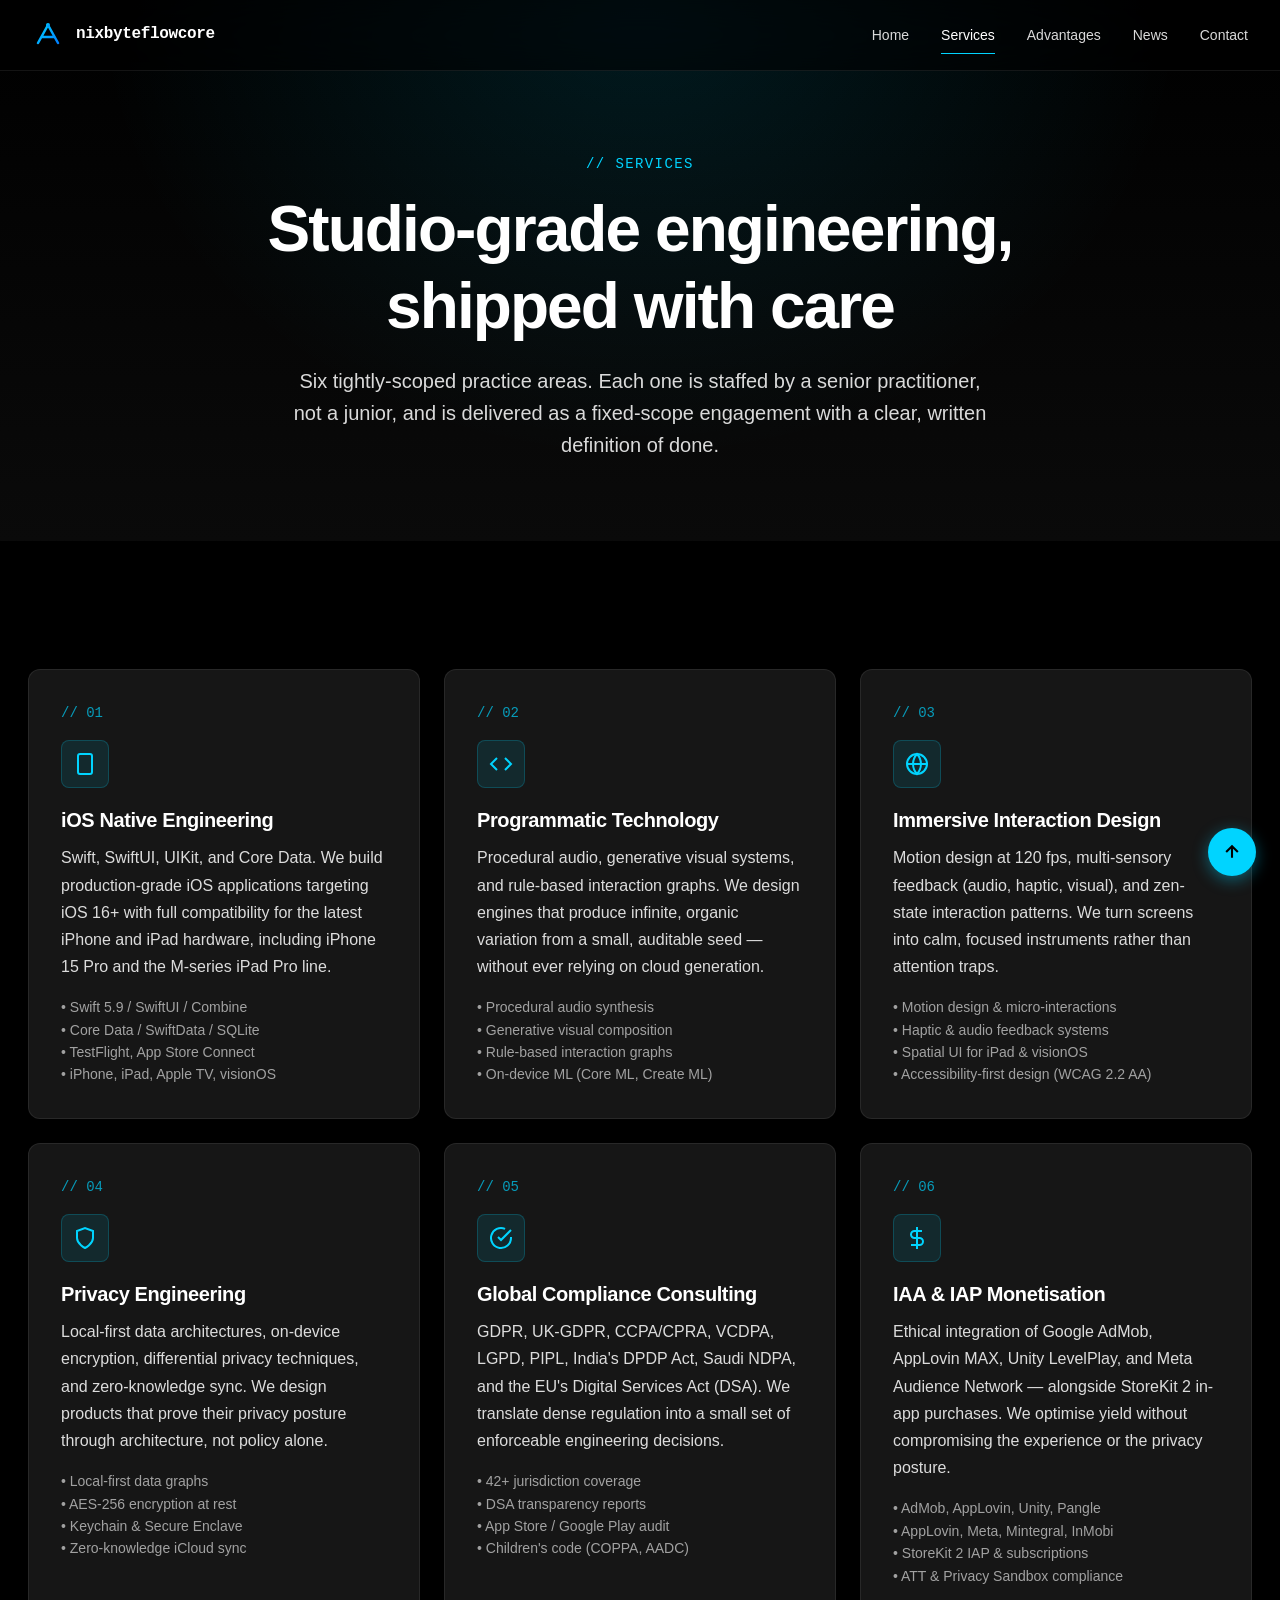
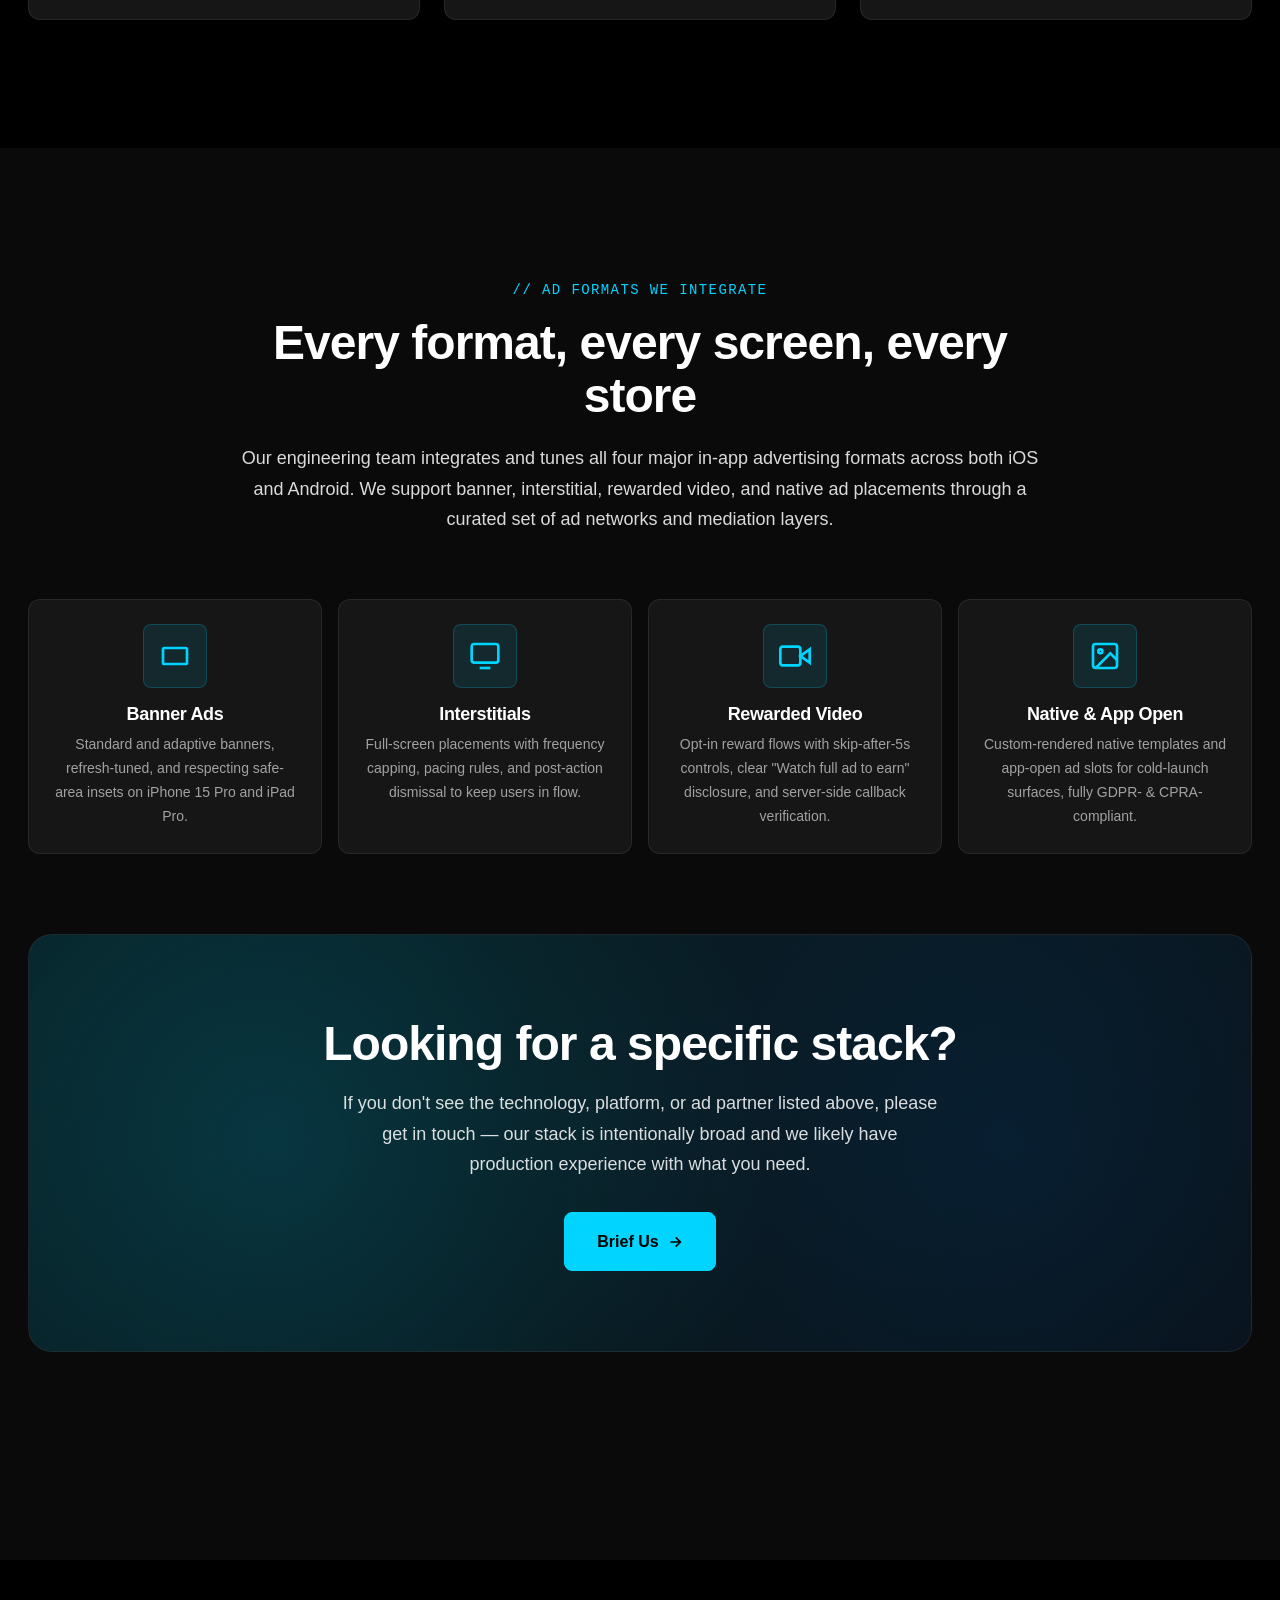
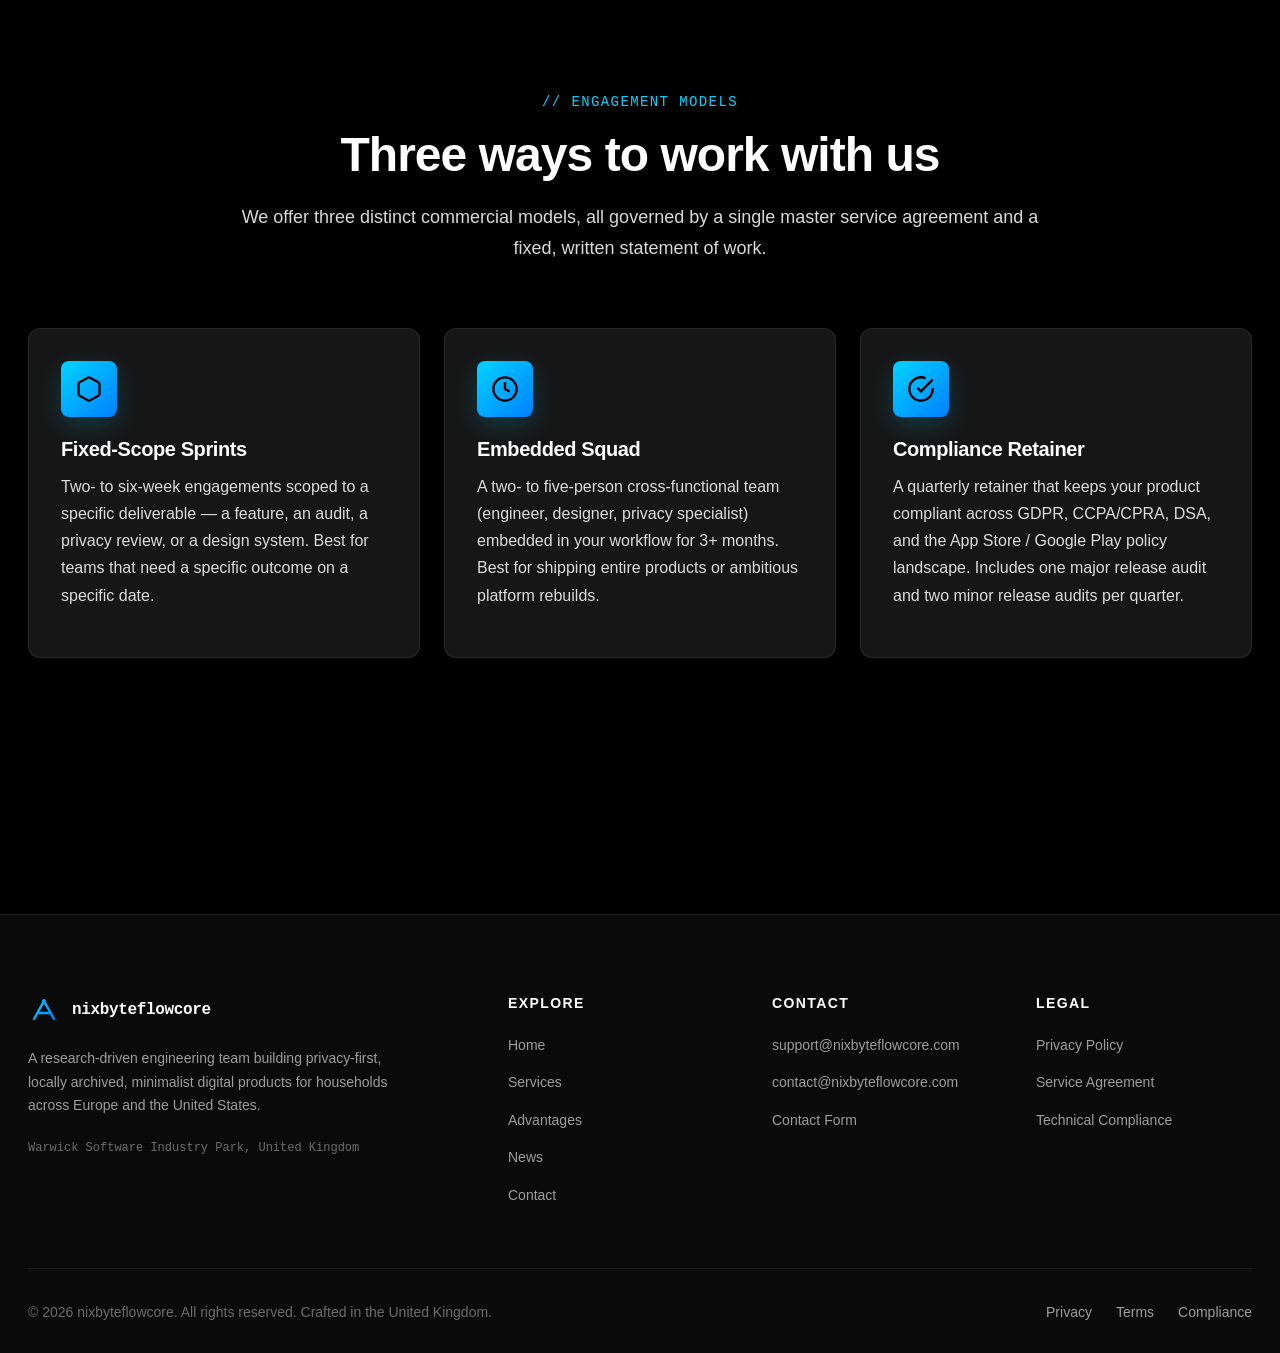
<file: services.html>
﻿<!DOCTYPE html>
<html lang="en">
<head>
    <meta charset="UTF-8">
    <meta name="viewport" content="width=device-width, initial-scale=1.0, viewport-fit=cover">
    <meta name="theme-color" content="#000000">
    <meta name="description" content="nixbyteflowcore Services - iOS engineering, programmatic technology, immersive interaction design, privacy-respecting development, and global compliance consulting for European and US teams.">
    <meta name="keywords" content="iOS development, programmatic technology, immersive design, privacy engineering, GDPR, CCPA, DSA, App Store consulting, UK software team, IAA, IAP, AdMob integration">
    <meta name="robots" content="index, follow">
    <link rel="canonical" href="https://nixbyteflowcore.com/services.html">
    <meta property="og:type" content="website">
    <meta property="og:title" content="Services — nixbyteflowcore">
    <meta property="og:description" content="iOS engineering, programmatic technology, and immersive design for European and US teams.">
    <title>Services — nixbyteflowcore</title>

    <link rel="stylesheet" href="css/main.css">
    <link rel="stylesheet" href="css/animations.css">
    <link rel="stylesheet" href="css/components.css">
    <link rel="stylesheet" href="css/responsive.css">

    <link rel="icon" type="image/svg+xml" href="data:image/svg+xml,%3Csvg xmlns='http://www.w3.org/2000/svg' viewBox='0 0 32 32'%3E%3Cdefs%3E%3ClinearGradient id='g' x1='0' y1='0' x2='1' y2='1'%3E%3Cstop offset='0' stop-color='%2300d4ff'/%3E%3Cstop offset='1' stop-color='%230080ff'/%3E%3C/linearGradient%3E%3C/defs%3E%3Crect width='32' height='32' rx='7' fill='%23000'/%3E%3Cpath d='M8 22 L16 8 L24 22 M11 17 L21 17' stroke='url(%23g)' stroke-width='2.5' fill='none' stroke-linecap='round' stroke-linejoin='round'/%3E%3C/svg%3E">
</head>
<body>

    <div class="scroll-progress"></div>

    <header class="site-header" role="banner">
        <div class="header-inner">
            <a href="index.html" class="site-logo" aria-label="nixbyteflowcore home">
                <svg viewBox="0 0 32 32" fill="none" xmlns="http://www.w3.org/2000/svg" aria-hidden="true">
                    <defs><linearGradient id="logo-grad" x1="0" y1="0" x2="1" y2="1"><stop offset="0" stop-color="#00d4ff"/><stop offset="1" stop-color="#0080ff"/></linearGradient></defs>
                    <path d="M6 24 L16 6 L26 24 M10 18 L22 18" stroke="url(#logo-grad)" stroke-width="2.5" fill="none" stroke-linecap="round" stroke-linejoin="round"/>
                    <circle cx="16" cy="6" r="2" fill="url(#logo-grad)"/>
                </svg>
                <span class="logo-text">nixbyteflowcore</span>
            </a>
            <nav class="main-nav" role="navigation" aria-label="Main">
                <a href="index.html">Home</a>
                <a href="services.html" class="active">Services</a>
                <a href="advantages.html">Advantages</a>
                <a href="news.html">News</a>
                <a href="contact.html">Contact</a>
            </nav>
            <button class="menu-toggle" aria-label="Toggle menu" aria-expanded="false">
                <svg viewBox="0 0 24 24" width="24" height="24" fill="none" stroke="currentColor" stroke-width="2">
                    <line x1="3" y1="6" x2="21" y2="6"/><line x1="3" y1="12" x2="21" y2="12"/><line x1="3" y1="18" x2="21" y2="18"/>
                </svg>
            </button>
        </div>
    </header>

    <!-- Page Header -->
    <section class="page-header">
        <div class="container">
            <span class="section-eyebrow reveal">// Services</span>
            <h1 class="page-title reveal">Studio-grade engineering,<br>shipped with care</h1>
            <p class="page-subtitle reveal">Six tightly-scoped practice areas. Each one is staffed by a senior practitioner, not a junior, and is delivered as a fixed-scope engagement with a clear, written definition of done.</p>
        </div>
    </section>

    <!-- Service Grid -->
    <section class="section">
        <div class="container">
            <div class="grid grid-3 stagger-children">

                <div class="feature-card" data-tilt>
                    <div class="feature-number">// 01</div>
                    <div class="card-icon">
                        <svg width="24" height="24" viewBox="0 0 24 24" fill="none" stroke="currentColor" stroke-width="2"><rect x="5" y="2" width="14" height="20" rx="2"/><line x1="12" y1="18" x2="12" y2="18"/></svg>
                    </div>
                    <h3 class="card-title">iOS Native Engineering</h3>
                    <p class="card-text">Swift, SwiftUI, UIKit, and Core Data. We build production-grade iOS applications targeting iOS 16+ with full compatibility for the latest iPhone and iPad hardware, including iPhone 15 Pro and the M-series iPad Pro line.</p>
                    <ul style="list-style:none;padding:0;margin-top:16px;font-size:14px;color:var(--color-text-tertiary);">
                        <li>• Swift 5.9 / SwiftUI / Combine</li>
                        <li>• Core Data / SwiftData / SQLite</li>
                        <li>• TestFlight, App Store Connect</li>
                        <li>• iPhone, iPad, Apple TV, visionOS</li>
                    </ul>
                </div>

                <div class="feature-card" data-tilt>
                    <div class="feature-number">// 02</div>
                    <div class="card-icon">
                        <svg width="24" height="24" viewBox="0 0 24 24" fill="none" stroke="currentColor" stroke-width="2"><polyline points="16 18 22 12 16 6"/><polyline points="8 6 2 12 8 18"/></svg>
                    </div>
                    <h3 class="card-title">Programmatic Technology</h3>
                    <p class="card-text">Procedural audio, generative visual systems, and rule-based interaction graphs. We design engines that produce infinite, organic variation from a small, auditable seed — without ever relying on cloud generation.</p>
                    <ul style="list-style:none;padding:0;margin-top:16px;font-size:14px;color:var(--color-text-tertiary);">
                        <li>• Procedural audio synthesis</li>
                        <li>• Generative visual composition</li>
                        <li>• Rule-based interaction graphs</li>
                        <li>• On-device ML (Core ML, Create ML)</li>
                    </ul>
                </div>

                <div class="feature-card" data-tilt>
                    <div class="feature-number">// 03</div>
                    <div class="card-icon">
                        <svg width="24" height="24" viewBox="0 0 24 24" fill="none" stroke="currentColor" stroke-width="2"><circle cx="12" cy="12" r="10"/><path d="M2 12h20"/><path d="M12 2a15.3 15.3 0 0 1 4 10 15.3 15.3 0 0 1-4 10 15.3 15.3 0 0 1-4-10 15.3 15.3 0 0 1 4-10z"/></svg>
                    </div>
                    <h3 class="card-title">Immersive Interaction Design</h3>
                    <p class="card-text">Motion design at 120 fps, multi-sensory feedback (audio, haptic, visual), and zen-state interaction patterns. We turn screens into calm, focused instruments rather than attention traps.</p>
                    <ul style="list-style:none;padding:0;margin-top:16px;font-size:14px;color:var(--color-text-tertiary);">
                        <li>• Motion design & micro-interactions</li>
                        <li>• Haptic & audio feedback systems</li>
                        <li>• Spatial UI for iPad & visionOS</li>
                        <li>• Accessibility-first design (WCAG 2.2 AA)</li>
                    </ul>
                </div>

                <div class="feature-card" data-tilt>
                    <div class="feature-number">// 04</div>
                    <div class="card-icon">
                        <svg width="24" height="24" viewBox="0 0 24 24" fill="none" stroke="currentColor" stroke-width="2"><path d="M12 22s8-4 8-10V5l-8-3-8 3v7c0 6 8 10 8 10z"/></svg>
                    </div>
                    <h3 class="card-title">Privacy Engineering</h3>
                    <p class="card-text">Local-first data architectures, on-device encryption, differential privacy techniques, and zero-knowledge sync. We design products that prove their privacy posture through architecture, not policy alone.</p>
                    <ul style="list-style:none;padding:0;margin-top:16px;font-size:14px;color:var(--color-text-tertiary);">
                        <li>• Local-first data graphs</li>
                        <li>• AES-256 encryption at rest</li>
                        <li>• Keychain & Secure Enclave</li>
                        <li>• Zero-knowledge iCloud sync</li>
                    </ul>
                </div>

                <div class="feature-card" data-tilt>
                    <div class="feature-number">// 05</div>
                    <div class="card-icon">
                        <svg width="24" height="24" viewBox="0 0 24 24" fill="none" stroke="currentColor" stroke-width="2"><path d="M22 11.08V12a10 10 0 1 1-5.93-9.14"/><polyline points="22 4 12 14.01 9 11.01"/></svg>
                    </div>
                    <h3 class="card-title">Global Compliance Consulting</h3>
                    <p class="card-text">GDPR, UK-GDPR, CCPA/CPRA, VCDPA, LGPD, PIPL, India's DPDP Act, Saudi NDPA, and the EU's Digital Services Act (DSA). We translate dense regulation into a small set of enforceable engineering decisions.</p>
                    <ul style="list-style:none;padding:0;margin-top:16px;font-size:14px;color:var(--color-text-tertiary);">
                        <li>• 42+ jurisdiction coverage</li>
                        <li>• DSA transparency reports</li>
                        <li>• App Store / Google Play audit</li>
                        <li>• Children's code (COPPA, AADC)</li>
                    </ul>
                </div>

                <div class="feature-card" data-tilt>
                    <div class="feature-number">// 06</div>
                    <div class="card-icon">
                        <svg width="24" height="24" viewBox="0 0 24 24" fill="none" stroke="currentColor" stroke-width="2"><line x1="12" y1="1" x2="12" y2="23"/><path d="M17 5H9.5a3.5 3.5 0 0 0 0 7h5a3.5 3.5 0 0 1 0 7H6"/></svg>
                    </div>
                    <h3 class="card-title">IAA & IAP Monetisation</h3>
                    <p class="card-text">Ethical integration of Google AdMob, AppLovin MAX, Unity LevelPlay, and Meta Audience Network — alongside StoreKit 2 in-app purchases. We optimise yield without compromising the experience or the privacy posture.</p>
                    <ul style="list-style:none;padding:0;margin-top:16px;font-size:14px;color:var(--color-text-tertiary);">
                        <li>• AdMob, AppLovin, Unity, Pangle</li>
                        <li>• AppLovin, Meta, Mintegral, InMobi</li>
                        <li>• StoreKit 2 IAP & subscriptions</li>
                        <li>• ATT & Privacy Sandbox compliance</li>
                    </ul>
                </div>
            </div>
        </div>
    </section>

    <!-- Ad Formats Section -->
    <section class="section" style="background: var(--color-bg-secondary);">
        <div class="container">
            <div class="section-header reveal">
                <span class="section-eyebrow">// Ad Formats We Integrate</span>
                <h2 class="section-title">Every format, every screen, every store</h2>
                <p class="section-subtitle">Our engineering team integrates and tunes all four major in-app advertising formats across both iOS and Android. We support banner, interstitial, rewarded video, and native ad placements through a curated set of ad networks and mediation layers.</p>
            </div>

            <div class="ad-formats stagger-children">
                <div class="ad-format">
                    <div class="ad-format-icon">
                        <svg viewBox="0 0 24 24" fill="none" stroke="currentColor" stroke-width="2"><rect x="3" y="6" width="18" height="12" rx="1"/></svg>
                    </div>
                    <h4>Banner Ads</h4>
                    <p>Standard and adaptive banners, refresh-tuned, and respecting safe-area insets on iPhone 15 Pro and iPad Pro.</p>
                </div>

                <div class="ad-format">
                    <div class="ad-format-icon">
                        <svg viewBox="0 0 24 24" fill="none" stroke="currentColor" stroke-width="2"><rect x="2" y="3" width="20" height="14" rx="2"/><line x1="8" y1="21" x2="16" y2="21"/></svg>
                    </div>
                    <h4>Interstitials</h4>
                    <p>Full-screen placements with frequency capping, pacing rules, and post-action dismissal to keep users in flow.</p>
                </div>

                <div class="ad-format">
                    <div class="ad-format-icon">
                        <svg viewBox="0 0 24 24" fill="none" stroke="currentColor" stroke-width="2"><polygon points="23 7 16 12 23 17 23 7"/><rect x="1" y="5" width="15" height="14" rx="2"/></svg>
                    </div>
                    <h4>Rewarded Video</h4>
                    <p>Opt-in reward flows with skip-after-5s controls, clear "Watch full ad to earn" disclosure, and server-side callback verification.</p>
                </div>

                <div class="ad-format">
                    <div class="ad-format-icon">
                        <svg viewBox="0 0 24 24" fill="none" stroke="currentColor" stroke-width="2"><rect x="3" y="3" width="18" height="18" rx="2"/><circle cx="8.5" cy="8.5" r="1.5"/><polyline points="21 15 16 10 5 21"/></svg>
                    </div>
                    <h4>Native & App Open</h4>
                    <p>Custom-rendered native templates and app-open ad slots for cold-launch surfaces, fully GDPR- & CPRA-compliant.</p>
                </div>
            </div>

            <div class="cta-section" style="margin-top:80px;">
                <h2>Looking for a specific stack?</h2>
                <p>If you don't see the technology, platform, or ad partner listed above, please get in touch — our stack is intentionally broad and we likely have production experience with what you need.</p>
                <div class="cta-buttons">
                    <a href="contact.html" class="btn btn-primary btn-large btn-ripple">
                        <span>Brief Us</span>
                        <svg class="arrow-right" viewBox="0 0 24 24" fill="none" stroke="currentColor" stroke-width="2.5"><path d="M5 12h14M13 5l7 7-7 7"/></svg>
                    </a>
                </div>
            </div>
        </div>
    </section>

    <!-- Engagement Models -->
    <section class="section">
        <div class="container">
            <div class="section-header reveal">
                <span class="section-eyebrow">// Engagement Models</span>
                <h2 class="section-title">Three ways to work with us</h2>
                <p class="section-subtitle">We offer three distinct commercial models, all governed by a single master service agreement and a fixed, written statement of work.</p>
            </div>

            <div class="grid grid-3 stagger-children">
                <div class="value-card">
                    <div class="value-icon">
                        <svg viewBox="0 0 24 24" fill="none" stroke="currentColor" stroke-width="2"><path d="M21 16V8a2 2 0 0 0-1-1.73l-7-4a2 2 0 0 0-2 0l-7 4A2 2 0 0 0 3 8v8a2 2 0 0 0 1 1.73l7 4a2 2 0 0 0 2 0l7-4A2 2 0 0 0 21 16z"/></svg>
                    </div>
                    <h3 class="value-title">Fixed-Scope Sprints</h3>
                    <p class="value-text">Two- to six-week engagements scoped to a specific deliverable — a feature, an audit, a privacy review, or a design system. Best for teams that need a specific outcome on a specific date.</p>
                </div>

                <div class="value-card">
                    <div class="value-icon">
                        <svg viewBox="0 0 24 24" fill="none" stroke="currentColor" stroke-width="2"><circle cx="12" cy="12" r="10"/><polyline points="12 6 12 12 16 14"/></svg>
                    </div>
                    <h3 class="value-title">Embedded Squad</h3>
                    <p class="value-text">A two- to five-person cross-functional team (engineer, designer, privacy specialist) embedded in your workflow for 3+ months. Best for shipping entire products or ambitious platform rebuilds.</p>
                </div>

                <div class="value-card">
                    <div class="value-icon">
                        <svg viewBox="0 0 24 24" fill="none" stroke="currentColor" stroke-width="2"><path d="M22 11.08V12a10 10 0 1 1-5.93-9.14"/><polyline points="22 4 12 14.01 9 11.01"/></svg>
                    </div>
                    <h3 class="value-title">Compliance Retainer</h3>
                    <p class="value-text">A quarterly retainer that keeps your product compliant across GDPR, CCPA/CPRA, DSA, and the App Store / Google Play policy landscape. Includes one major release audit and two minor release audits per quarter.</p>
                </div>
            </div>
        </div>
    </section>

    <!-- Footer -->
    <footer class="site-footer" role="contentinfo">
        <div class="container">
            <div class="footer-grid">
                <div class="footer-brand">
                    <a href="index.html" class="site-logo">
                        <svg viewBox="0 0 32 32" fill="none" xmlns="http://www.w3.org/2000/svg" aria-hidden="true">
                            <defs><linearGradient id="logo-grad-footer" x1="0" y1="0" x2="1" y2="1"><stop offset="0" stop-color="#00d4ff"/><stop offset="1" stop-color="#0080ff"/></linearGradient></defs>
                            <path d="M6 24 L16 6 L26 24 M10 18 L22 18" stroke="url(#logo-grad-footer)" stroke-width="2.5" fill="none" stroke-linecap="round" stroke-linejoin="round"/>
                            <circle cx="16" cy="6" r="2" fill="url(#logo-grad-footer)"/>
                        </svg>
                        <span class="logo-text">nixbyteflowcore</span>
                    </a>
                    <p>A research-driven engineering team building privacy-first, locally archived, minimalist digital products for households across Europe and the United States.</p>
                    <p style="font-family: var(--font-mono); font-size: 12px; color: var(--color-text-muted);">Warwick Software Industry Park, United Kingdom</p>
                </div>
                <div class="footer-col">
                    <h5>Explore</h5>
                    <ul>
                        <li><a href="index.html">Home</a></li>
                        <li><a href="services.html">Services</a></li>
                        <li><a href="advantages.html">Advantages</a></li>
                        <li><a href="news.html">News</a></li>
                        <li><a href="contact.html">Contact</a></li>
                    </ul>
                </div>
                <div class="footer-col">
                    <h5>Contact</h5>
                    <ul>
                        <li><a href="mailto:support@nixbyteflowcore.com">support@nixbyteflowcore.com</a></li>
                        <li><a href="mailto:contact@nixbyteflowcore.com">contact@nixbyteflowcore.com</a></li>
                        <li><a href="contact.html">Contact Form</a></li>
                    </ul>
                </div>
                <div class="footer-col">
                    <h5>Legal</h5>
                    <ul>
                        <li><a href="privacy.html">Privacy Policy</a></li>
                        <li><a href="terms.html">Service Agreement</a></li>
                        <li><a href="compliance.html">Technical Compliance</a></li>
                   </ul>
                </div>
            </div>
            <div class="footer-bottom">
                <p>&copy; 2026 nixbyteflowcore. All rights reserved. Crafted in the United Kingdom.</p>
                <div class="footer-legal">
                    <a href="privacy.html">Privacy</a>
                    <a href="terms.html">Terms</a>
                    <a href="compliance.html">Compliance</a>
                </div>
            </div>
        </div>
    </footer>

    <button class="back-to-top" aria-label="Back to top">
        <svg viewBox="0 0 24 24" fill="none" stroke="currentColor" stroke-width="2.5"><path d="M12 19V5M5 12l7-7 7 7"/></svg>
    </button>

    <script src="js/main.js" defer></script>
    <script src="js/animations.js" defer></script>
</body>
</html>
</file>
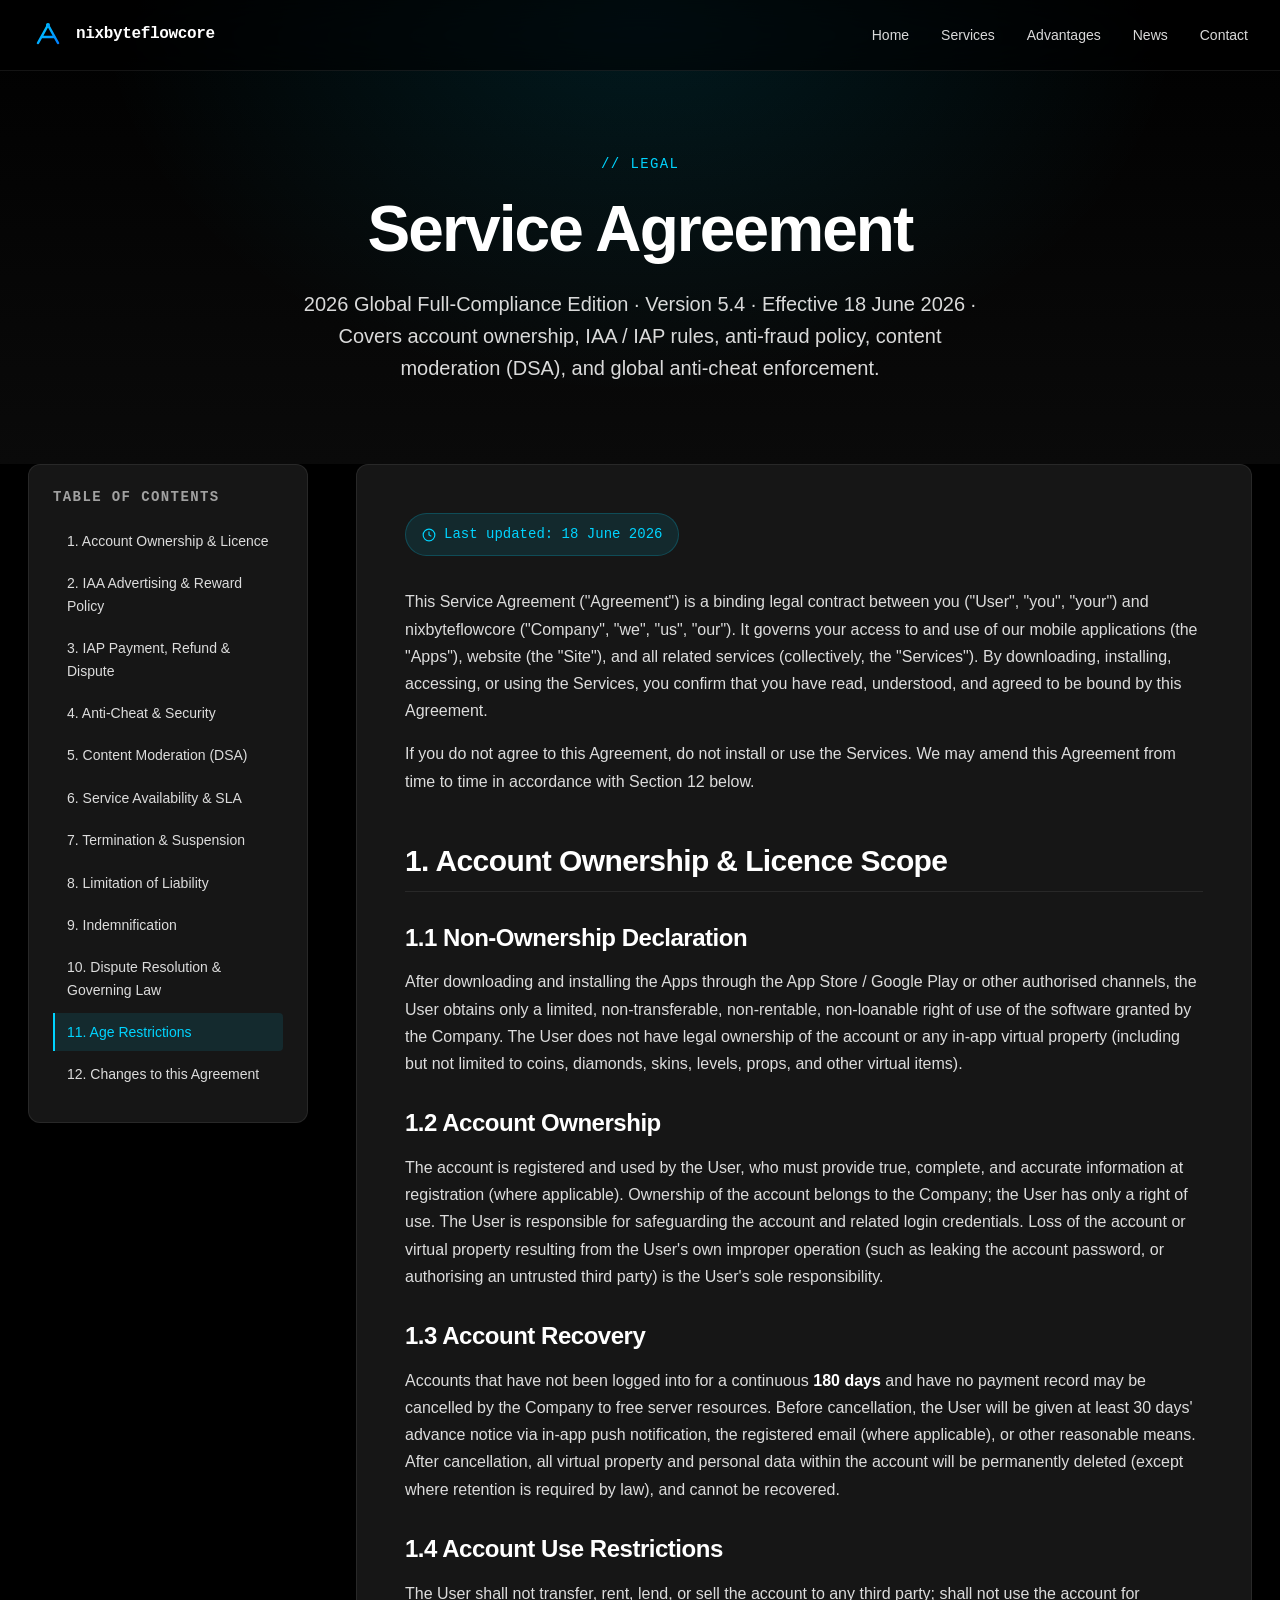
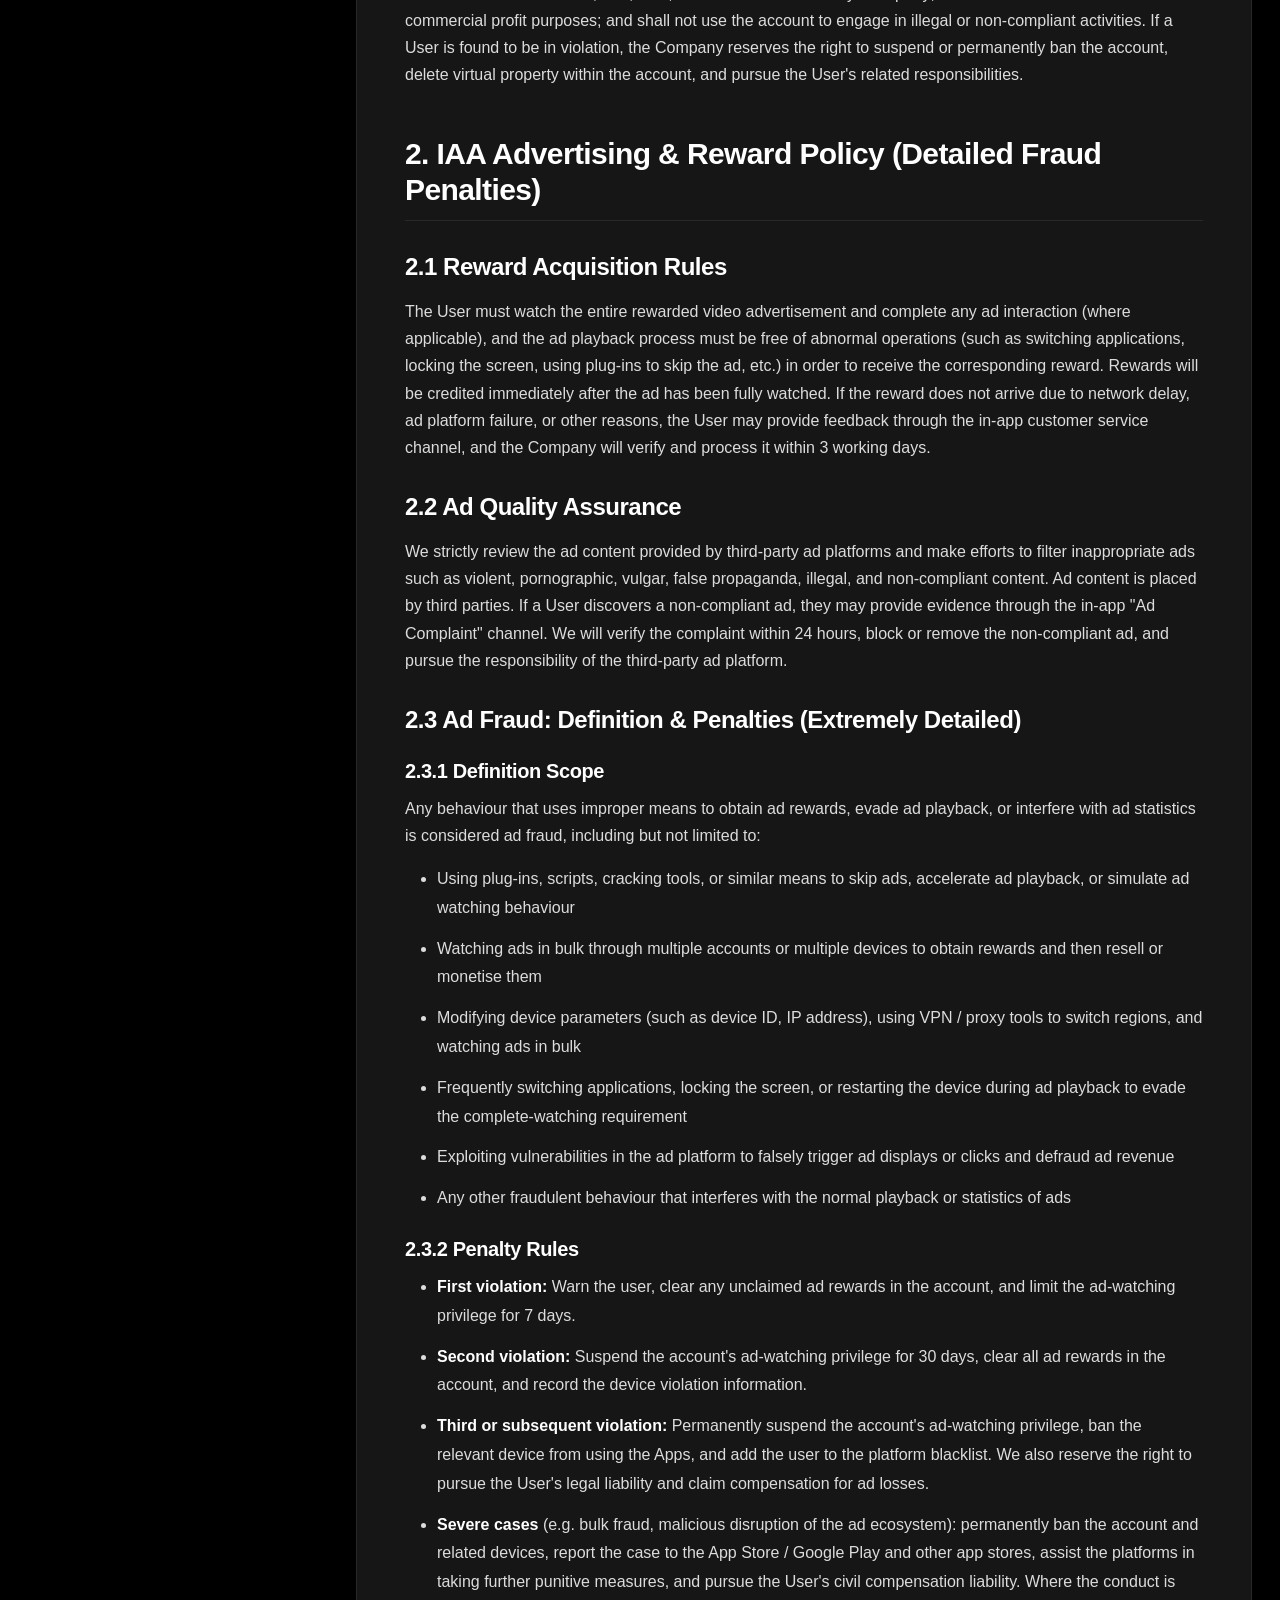
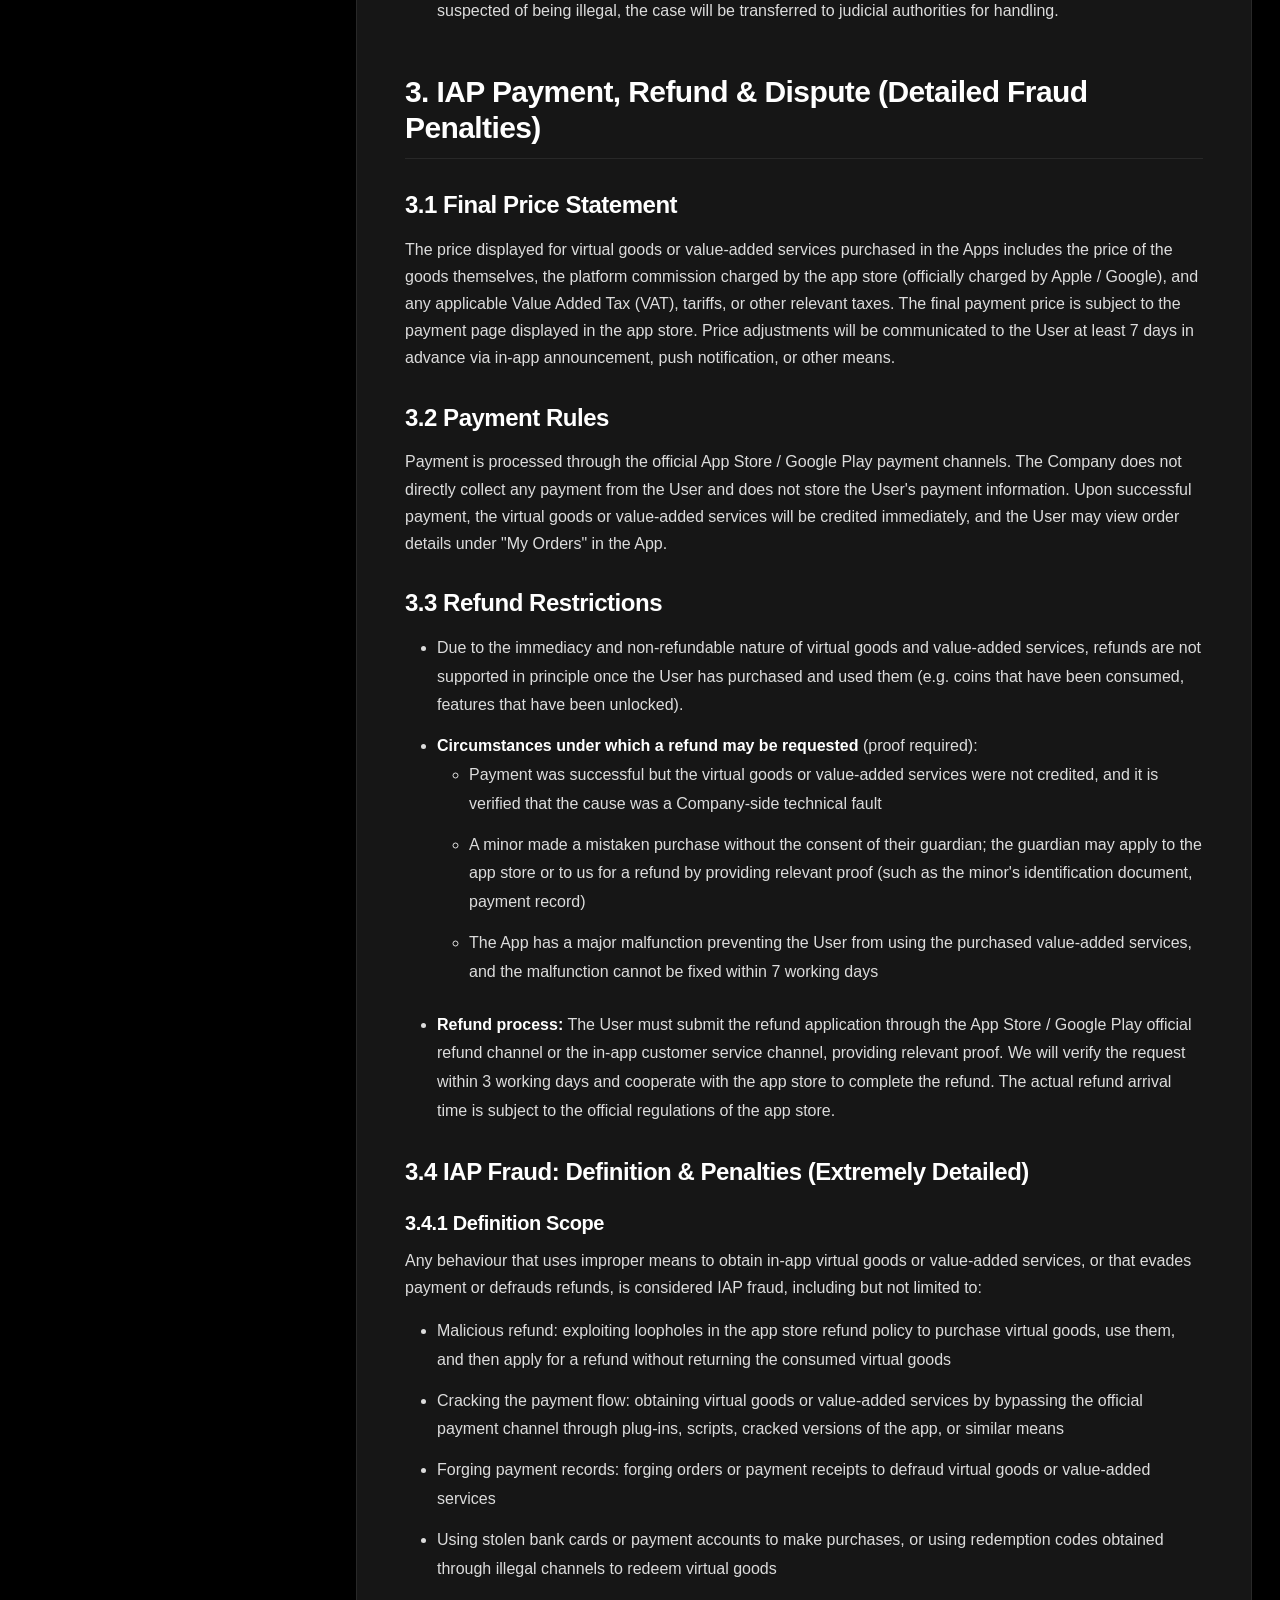
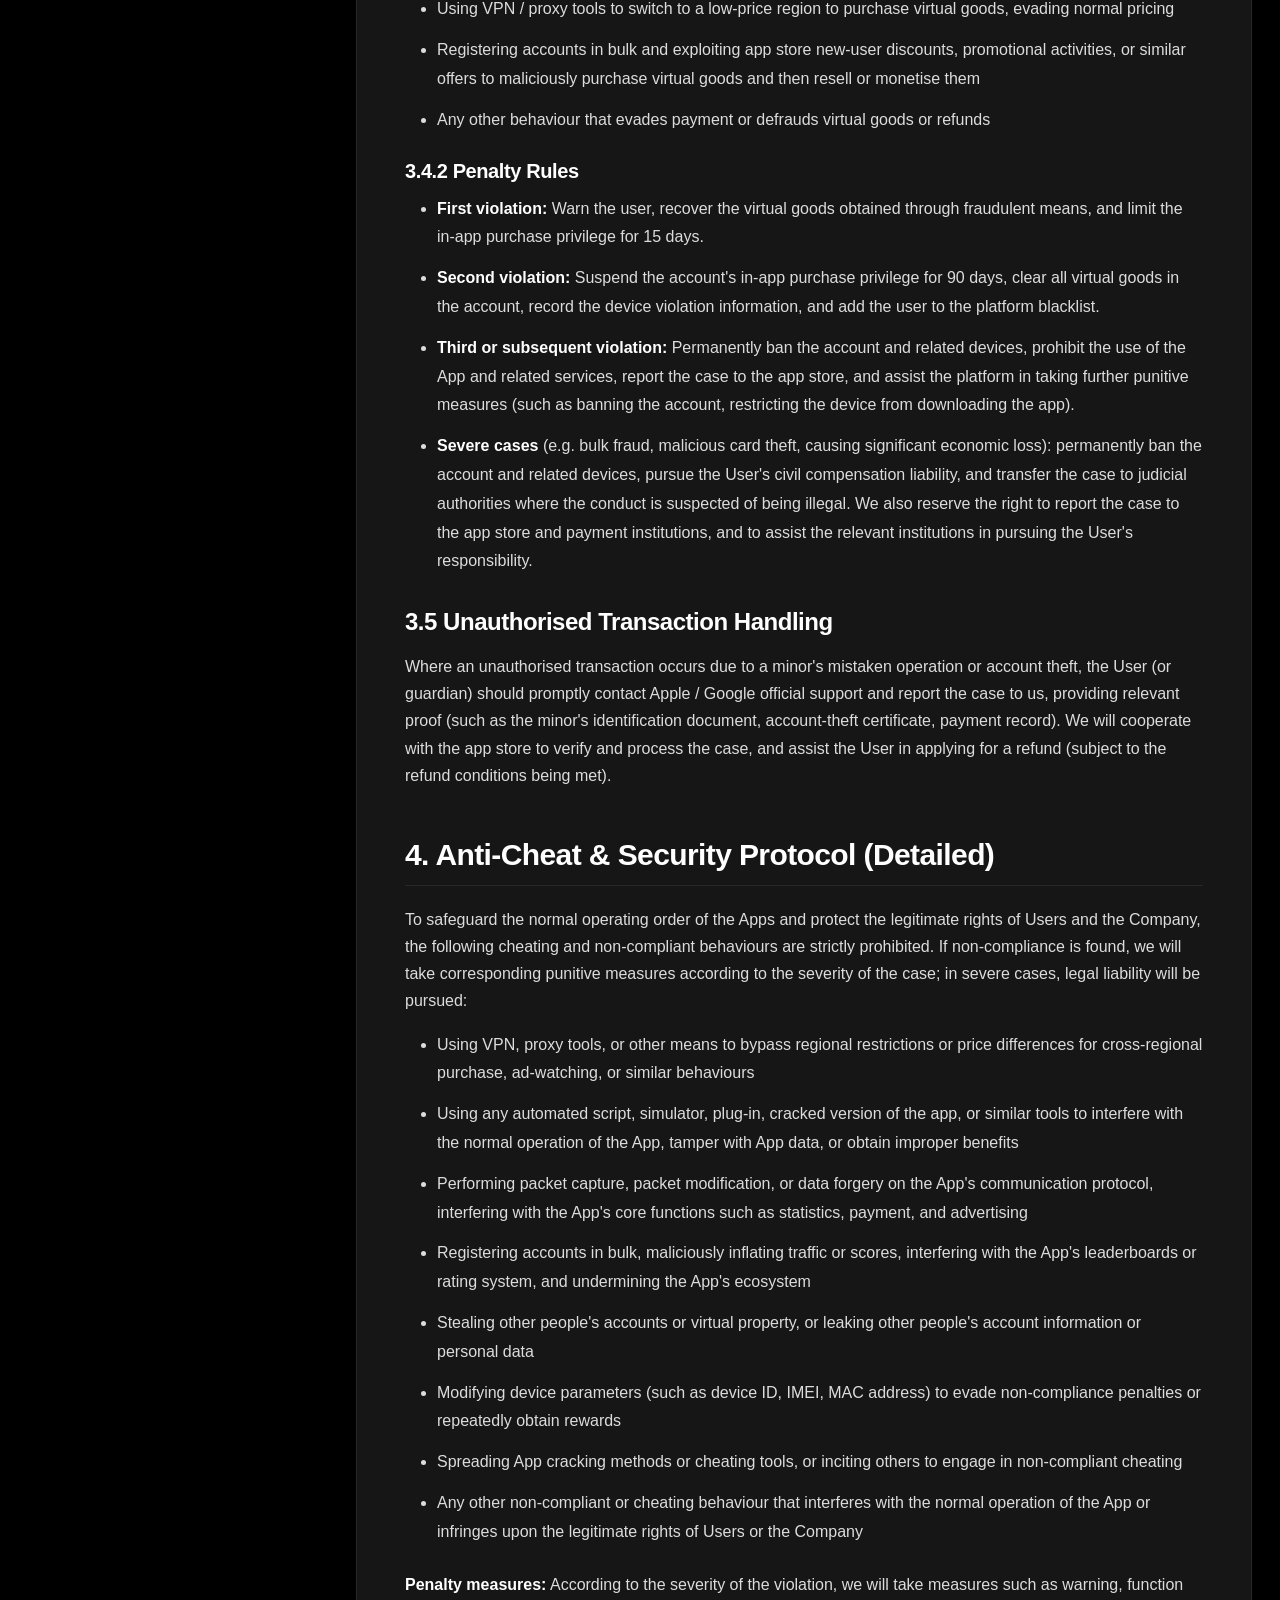
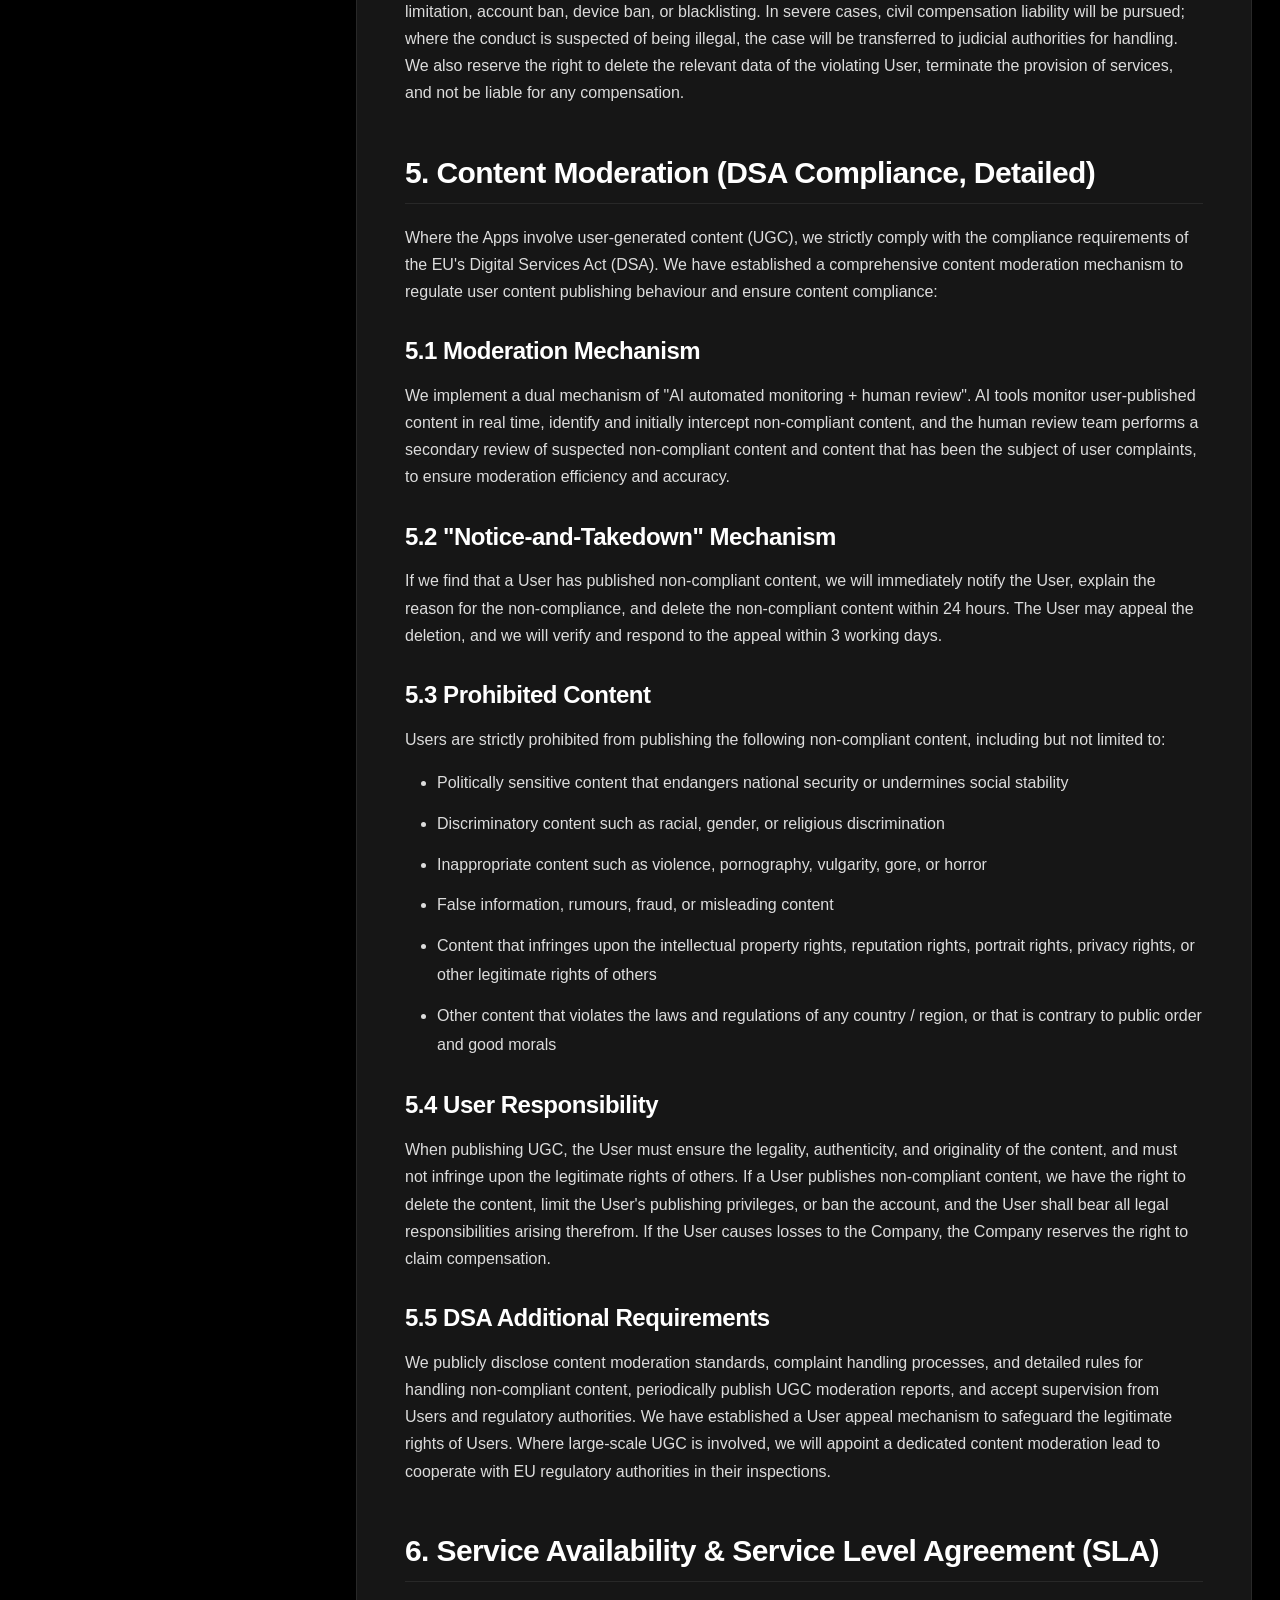
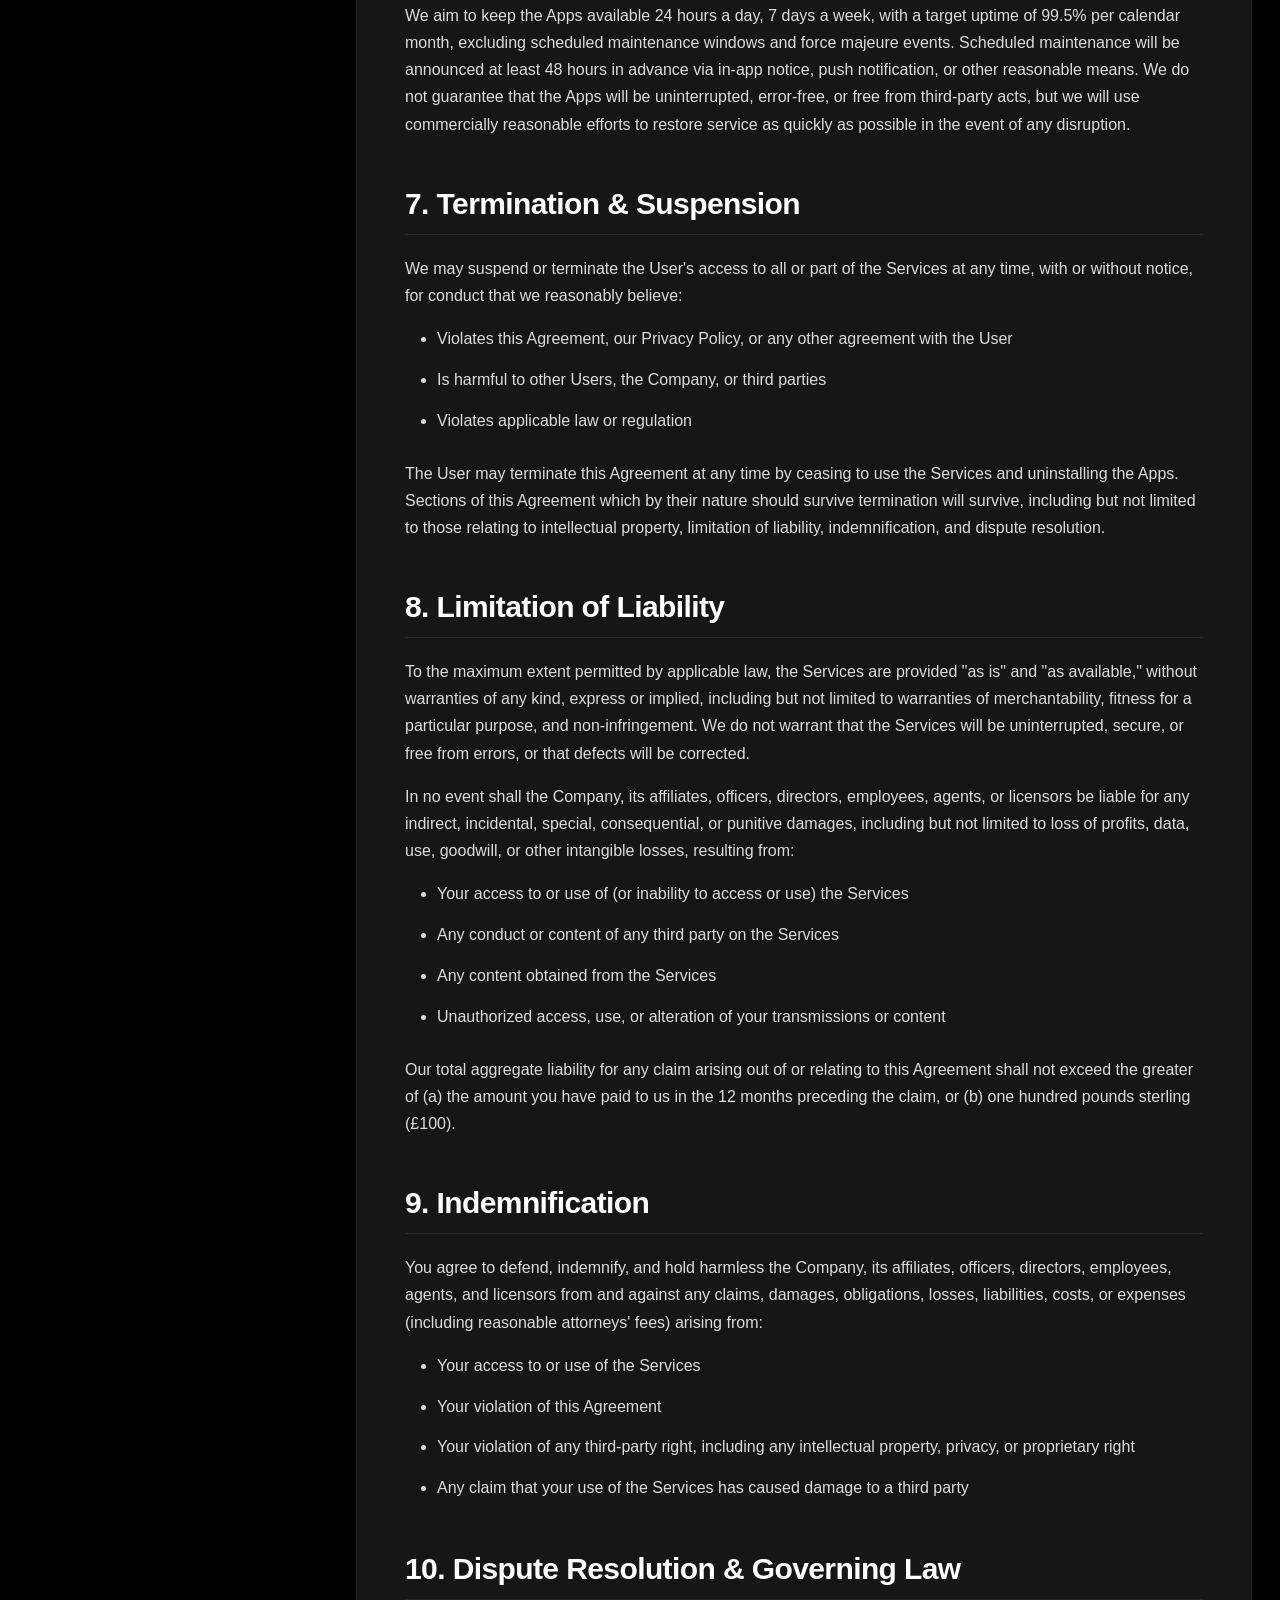
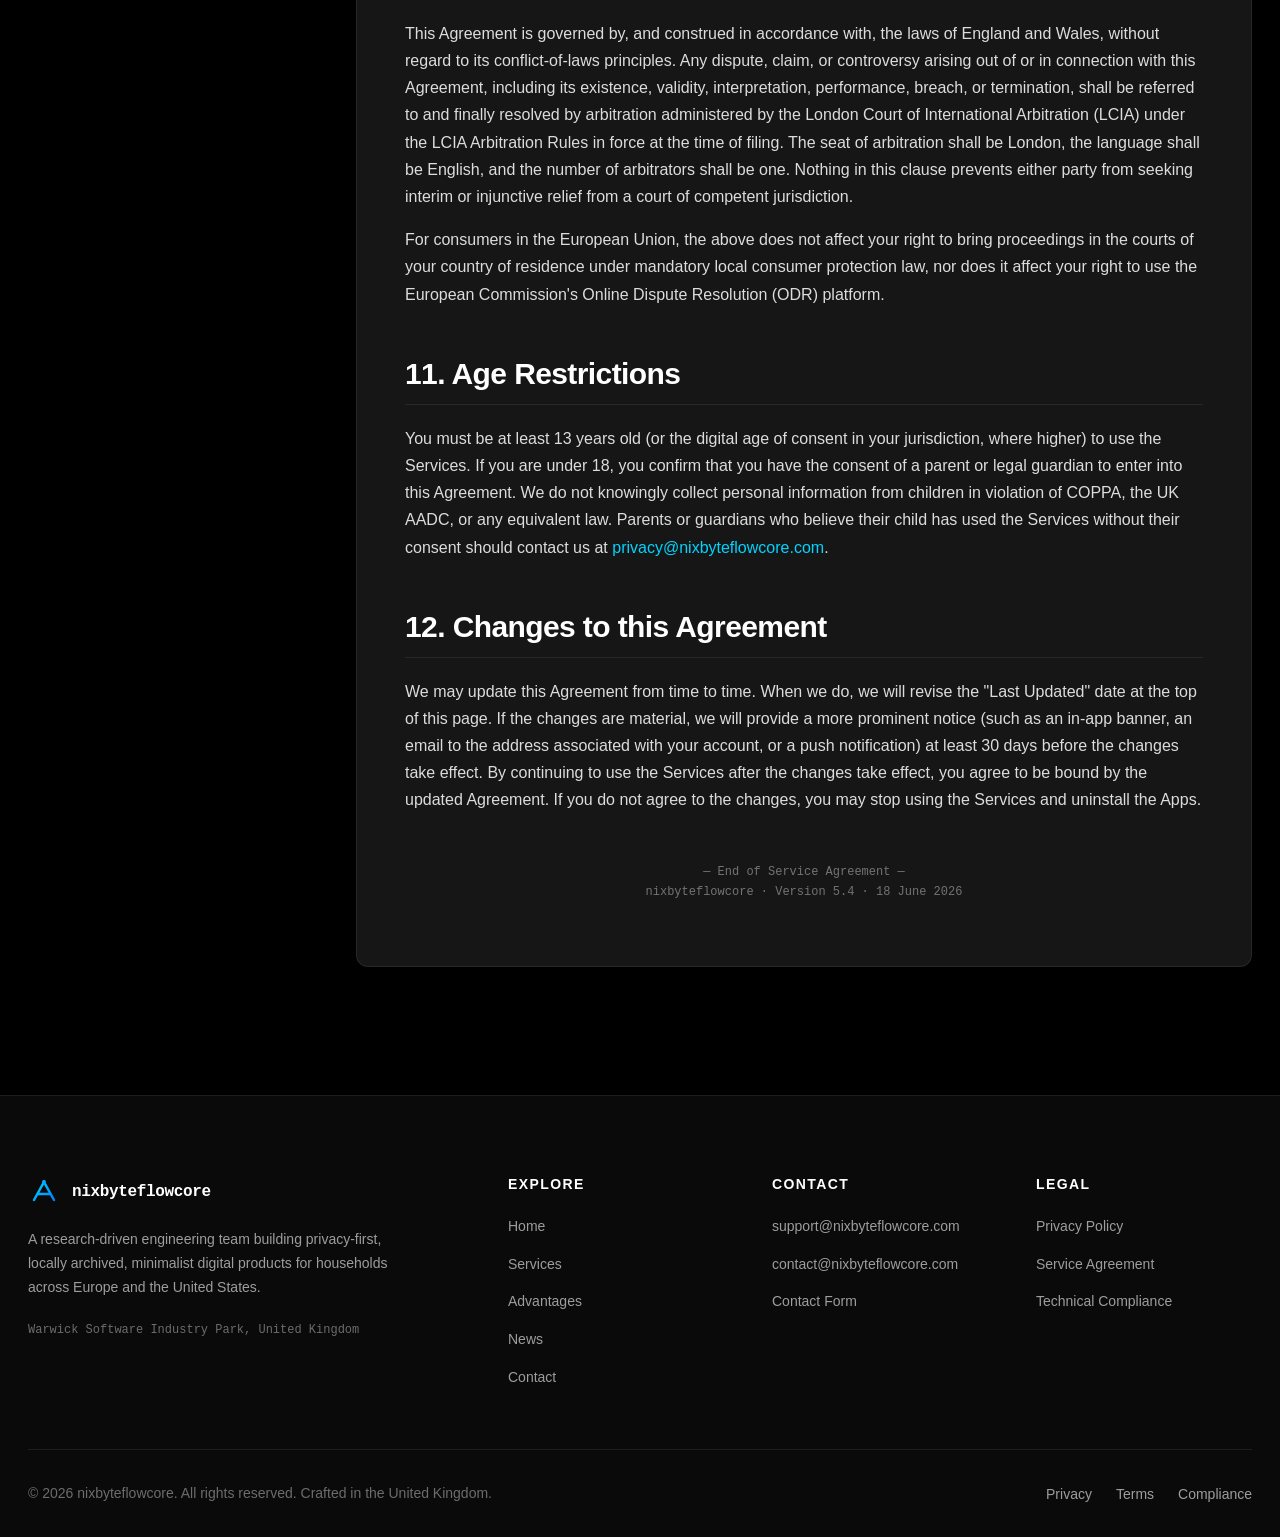
<file: terms.html>
﻿<!DOCTYPE html>
<html lang="en">
<head>
    <meta charset="UTF-8">
    <meta name="viewport" content="width=device-width, initial-scale=1.0, viewport-fit=cover">
    <meta name="theme-color" content="#000000">
    <meta name="description" content="nixbyteflowcore Service Agreement — 2026 global full-compliance version covering account ownership, IAA and IAP rules, fraud penalties, content moderation (DSA), and global anti-cheat policies.">
    <meta name="keywords" content="terms of service, service agreement, IAA policy, IAP policy, anti-fraud, content moderation, DSA compliance, App Store rules, Google Play rules">
    <meta name="robots" content="index, follow">
    <link rel="canonical" href="https://nixbyteflowcore.com/terms.html">
    <meta property="og:type" content="article">
    <meta property="og:title" content="Service Agreement — nixbyteflowcore">
    <meta property="og:description" content="Full 2026 global service agreement covering IAA, IAP, fraud penalties, and DSA content moderation.">
    <title>Service Agreement — nixbyteflowcore</title>

    <link rel="stylesheet" href="css/main.css">
    <link rel="stylesheet" href="css/animations.css">
    <link rel="stylesheet" href="css/components.css">
    <link rel="stylesheet" href="css/responsive.css">

    <link rel="icon" type="image/svg+xml" href="data:image/svg+xml,%3Csvg xmlns='http://www.w3.org/2000/svg' viewBox='0 0 32 32'%3E%3Cdefs%3E%3ClinearGradient id='g' x1='0' y1='0' x2='1' y2='1'%3E%3Cstop offset='0' stop-color='%2300d4ff'/%3E%3Cstop offset='1' stop-color='%230080ff'/%3E%3C/linearGradient%3E%3C/defs%3E%3Crect width='32' height='32' rx='7' fill='%23000'/%3E%3Cpath d='M8 22 L16 8 L24 22 M11 17 L21 17' stroke='url(%23g)' stroke-width='2.5' fill='none' stroke-linecap='round' stroke-linejoin='round'/%3E%3C/svg%3E">
</head>
<body>

    <div class="scroll-progress"></div>

    <header class="site-header" role="banner">
        <div class="header-inner">
            <a href="index.html" class="site-logo" aria-label="nixbyteflowcore home">
                <svg viewBox="0 0 32 32" fill="none" xmlns="http://www.w3.org/2000/svg" aria-hidden="true">
                    <defs><linearGradient id="logo-grad" x1="0" y1="0" x2="1" y2="1"><stop offset="0" stop-color="#00d4ff"/><stop offset="1" stop-color="#0080ff"/></linearGradient></defs>
                    <path d="M6 24 L16 6 L26 24 M10 18 L22 18" stroke="url(#logo-grad)" stroke-width="2.5" fill="none" stroke-linecap="round" stroke-linejoin="round"/>
                    <circle cx="16" cy="6" r="2" fill="url(#logo-grad)"/>
                </svg>
                <span class="logo-text">nixbyteflowcore</span>
            </a>
            <nav class="main-nav" role="navigation" aria-label="Main">
                <a href="index.html">Home</a>
                <a href="services.html">Services</a>
                <a href="advantages.html">Advantages</a>
                <a href="news.html">News</a>
                <a href="contact.html">Contact</a>
            </nav>
            <button class="menu-toggle" aria-label="Toggle menu" aria-expanded="false">
                <svg viewBox="0 0 24 24" width="24" height="24" fill="none" stroke="currentColor" stroke-width="2">
                    <line x1="3" y1="6" x2="21" y2="6"/><line x1="3" y1="12" x2="21" y2="12"/><line x1="3" y1="18" x2="21" y2="18"/>
                </svg>
            </button>
        </div>
    </header>

    <section class="page-header">
        <div class="container">
            <span class="section-eyebrow reveal">// Legal</span>
            <h1 class="page-title reveal">Service Agreement</h1>
            <p class="page-subtitle reveal">2026 Global Full-Compliance Edition · Version 5.4 · Effective 18 June 2026 · Covers account ownership, IAA / IAP rules, anti-fraud policy, content moderation (DSA), and global anti-cheat enforcement.</p>
        </div>
    </section>

    <section class="policy-section">
        <div class="container">
            <div class="policy-layout">
                <aside class="policy-sidebar">
                    <h4>Table of Contents</h4>
                    <ul class="policy-toc">
                        <li><a href="#section-1">1. Account Ownership & Licence</a></li>
                        <li><a href="#section-2">2. IAA Advertising & Reward Policy</a></li>
                        <li><a href="#section-3">3. IAP Payment, Refund & Dispute</a></li>
                        <li><a href="#section-4">4. Anti-Cheat & Security</a></li>
                        <li><a href="#section-5">5. Content Moderation (DSA)</a></li>
                        <li><a href="#section-6">6. Service Availability & SLA</a></li>
                        <li><a href="#section-7">7. Termination & Suspension</a></li>
                        <li><a href="#section-8">8. Limitation of Liability</a></li>
                        <li><a href="#section-9">9. Indemnification</a></li>
                        <li><a href="#section-10">10. Dispute Resolution & Governing Law</a></li>
                        <li><a href="#section-11">11. Age Restrictions</a></li>
                        <li><a href="#section-12">12. Changes to this Agreement</a></li>
                    </ul>
                </aside>

                <article class="policy-content">
                    <div class="last-updated">
                        <svg width="14" height="14" viewBox="0 0 24 24" fill="none" stroke="currentColor" stroke-width="2"><circle cx="12" cy="12" r="10"/><polyline points="12 6 12 12 16 14"/></svg>
                        <span>Last updated: 18 June 2026</span>
                    </div>

                    <p>This Service Agreement ("Agreement") is a binding legal contract between you ("User", "you", "your") and nixbyteflowcore ("Company", "we", "us", "our"). It governs your access to and use of our mobile applications (the "Apps"), website (the "Site"), and all related services (collectively, the "Services"). By downloading, installing, accessing, or using the Services, you confirm that you have read, understood, and agreed to be bound by this Agreement.</p>

                    <p>If you do not agree to this Agreement, do not install or use the Services. We may amend this Agreement from time to time in accordance with Section 12 below.</p>

                    <h2 id="section-1">1. Account Ownership & Licence Scope</h2>

                    <h3>1.1 Non-Ownership Declaration</h3>
                    <p>After downloading and installing the Apps through the App Store / Google Play or other authorised channels, the User obtains only a limited, non-transferable, non-rentable, non-loanable right of use of the software granted by the Company. The User does not have legal ownership of the account or any in-app virtual property (including but not limited to coins, diamonds, skins, levels, props, and other virtual items).</p>

                    <h3>1.2 Account Ownership</h3>
                    <p>The account is registered and used by the User, who must provide true, complete, and accurate information at registration (where applicable). Ownership of the account belongs to the Company; the User has only a right of use. The User is responsible for safeguarding the account and related login credentials. Loss of the account or virtual property resulting from the User's own improper operation (such as leaking the account password, or authorising an untrusted third party) is the User's sole responsibility.</p>

                    <h3>1.3 Account Recovery</h3>
                    <p>Accounts that have not been logged into for a continuous <strong>180 days</strong> and have no payment record may be cancelled by the Company to free server resources. Before cancellation, the User will be given at least 30 days' advance notice via in-app push notification, the registered email (where applicable), or other reasonable means. After cancellation, all virtual property and personal data within the account will be permanently deleted (except where retention is required by law), and cannot be recovered.</p>

                    <h3>1.4 Account Use Restrictions</h3>
                    <p>The User shall not transfer, rent, lend, or sell the account to any third party; shall not use the account for commercial profit purposes; and shall not use the account to engage in illegal or non-compliant activities. If a User is found to be in violation, the Company reserves the right to suspend or permanently ban the account, delete virtual property within the account, and pursue the User's related responsibilities.</p>

                    <h2 id="section-2">2. IAA Advertising & Reward Policy (Detailed Fraud Penalties)</h2>

                    <h3>2.1 Reward Acquisition Rules</h3>
                    <p>The User must watch the entire rewarded video advertisement and complete any ad interaction (where applicable), and the ad playback process must be free of abnormal operations (such as switching applications, locking the screen, using plug-ins to skip the ad, etc.) in order to receive the corresponding reward. Rewards will be credited immediately after the ad has been fully watched. If the reward does not arrive due to network delay, ad platform failure, or other reasons, the User may provide feedback through the in-app customer service channel, and the Company will verify and process it within 3 working days.</p>

                    <h3>2.2 Ad Quality Assurance</h3>
                    <p>We strictly review the ad content provided by third-party ad platforms and make efforts to filter inappropriate ads such as violent, pornographic, vulgar, false propaganda, illegal, and non-compliant content. Ad content is placed by third parties. If a User discovers a non-compliant ad, they may provide evidence through the in-app "Ad Complaint" channel. We will verify the complaint within 24 hours, block or remove the non-compliant ad, and pursue the responsibility of the third-party ad platform.</p>

                    <h3>2.3 Ad Fraud: Definition & Penalties (Extremely Detailed)</h3>
                    <h4>2.3.1 Definition Scope</h4>
                    <p>Any behaviour that uses improper means to obtain ad rewards, evade ad playback, or interfere with ad statistics is considered ad fraud, including but not limited to:</p>
                    <ul>
                        <li>Using plug-ins, scripts, cracking tools, or similar means to skip ads, accelerate ad playback, or simulate ad watching behaviour</li>
                        <li>Watching ads in bulk through multiple accounts or multiple devices to obtain rewards and then resell or monetise them</li>
                        <li>Modifying device parameters (such as device ID, IP address), using VPN / proxy tools to switch regions, and watching ads in bulk</li>
                        <li>Frequently switching applications, locking the screen, or restarting the device during ad playback to evade the complete-watching requirement</li>
                        <li>Exploiting vulnerabilities in the ad platform to falsely trigger ad displays or clicks and defraud ad revenue</li>
                        <li>Any other fraudulent behaviour that interferes with the normal playback or statistics of ads</li>
                    </ul>

                    <h4>2.3.2 Penalty Rules</h4>
                    <ul>
                        <li><strong>First violation:</strong> Warn the user, clear any unclaimed ad rewards in the account, and limit the ad-watching privilege for 7 days.</li>
                        <li><strong>Second violation:</strong> Suspend the account's ad-watching privilege for 30 days, clear all ad rewards in the account, and record the device violation information.</li>
                        <li><strong>Third or subsequent violation:</strong> Permanently suspend the account's ad-watching privilege, ban the relevant device from using the Apps, and add the user to the platform blacklist. We also reserve the right to pursue the User's legal liability and claim compensation for ad losses.</li>
                        <li><strong>Severe cases</strong> (e.g. bulk fraud, malicious disruption of the ad ecosystem): permanently ban the account and related devices, report the case to the App Store / Google Play and other app stores, assist the platforms in taking further punitive measures, and pursue the User's civil compensation liability. Where the conduct is suspected of being illegal, the case will be transferred to judicial authorities for handling.</li>
                    </ul>

                    <h2 id="section-3">3. IAP Payment, Refund & Dispute (Detailed Fraud Penalties)</h2>

                    <h3>3.1 Final Price Statement</h3>
                    <p>The price displayed for virtual goods or value-added services purchased in the Apps includes the price of the goods themselves, the platform commission charged by the app store (officially charged by Apple / Google), and any applicable Value Added Tax (VAT), tariffs, or other relevant taxes. The final payment price is subject to the payment page displayed in the app store. Price adjustments will be communicated to the User at least 7 days in advance via in-app announcement, push notification, or other means.</p>

                    <h3>3.2 Payment Rules</h3>
                    <p>Payment is processed through the official App Store / Google Play payment channels. The Company does not directly collect any payment from the User and does not store the User's payment information. Upon successful payment, the virtual goods or value-added services will be credited immediately, and the User may view order details under "My Orders" in the App.</p>

                    <h3>3.3 Refund Restrictions</h3>
                    <ul>
                        <li>Due to the immediacy and non-refundable nature of virtual goods and value-added services, refunds are not supported in principle once the User has purchased and used them (e.g. coins that have been consumed, features that have been unlocked).</li>
                        <li><strong>Circumstances under which a refund may be requested</strong> (proof required):
                            <ul>
                                <li>Payment was successful but the virtual goods or value-added services were not credited, and it is verified that the cause was a Company-side technical fault</li>
                                <li>A minor made a mistaken purchase without the consent of their guardian; the guardian may apply to the app store or to us for a refund by providing relevant proof (such as the minor's identification document, payment record)</li>
                                <li>The App has a major malfunction preventing the User from using the purchased value-added services, and the malfunction cannot be fixed within 7 working days</li>
                            </ul>
                        </li>
                        <li><strong>Refund process:</strong> The User must submit the refund application through the App Store / Google Play official refund channel or the in-app customer service channel, providing relevant proof. We will verify the request within 3 working days and cooperate with the app store to complete the refund. The actual refund arrival time is subject to the official regulations of the app store.</li>
                    </ul>

                    <h3>3.4 IAP Fraud: Definition & Penalties (Extremely Detailed)</h3>
                    <h4>3.4.1 Definition Scope</h4>
                    <p>Any behaviour that uses improper means to obtain in-app virtual goods or value-added services, or that evades payment or defrauds refunds, is considered IAP fraud, including but not limited to:</p>
                    <ul>
                        <li>Malicious refund: exploiting loopholes in the app store refund policy to purchase virtual goods, use them, and then apply for a refund without returning the consumed virtual goods</li>
                        <li>Cracking the payment flow: obtaining virtual goods or value-added services by bypassing the official payment channel through plug-ins, scripts, cracked versions of the app, or similar means</li>
                        <li>Forging payment records: forging orders or payment receipts to defraud virtual goods or value-added services</li>
                        <li>Using stolen bank cards or payment accounts to make purchases, or using redemption codes obtained through illegal channels to redeem virtual goods</li>
                        <li>Using VPN / proxy tools to switch to a low-price region to purchase virtual goods, evading normal pricing</li>
                        <li>Registering accounts in bulk and exploiting app store new-user discounts, promotional activities, or similar offers to maliciously purchase virtual goods and then resell or monetise them</li>
                        <li>Any other behaviour that evades payment or defrauds virtual goods or refunds</li>
                    </ul>

                    <h4>3.4.2 Penalty Rules</h4>
                    <ul>
                        <li><strong>First violation:</strong> Warn the user, recover the virtual goods obtained through fraudulent means, and limit the in-app purchase privilege for 15 days.</li>
                        <li><strong>Second violation:</strong> Suspend the account's in-app purchase privilege for 90 days, clear all virtual goods in the account, record the device violation information, and add the user to the platform blacklist.</li>
                        <li><strong>Third or subsequent violation:</strong> Permanently ban the account and related devices, prohibit the use of the App and related services, report the case to the app store, and assist the platform in taking further punitive measures (such as banning the account, restricting the device from downloading the app).</li>
                        <li><strong>Severe cases</strong> (e.g. bulk fraud, malicious card theft, causing significant economic loss): permanently ban the account and related devices, pursue the User's civil compensation liability, and transfer the case to judicial authorities where the conduct is suspected of being illegal. We also reserve the right to report the case to the app store and payment institutions, and to assist the relevant institutions in pursuing the User's responsibility.</li>
                    </ul>

                    <h3>3.5 Unauthorised Transaction Handling</h3>
                    <p>Where an unauthorised transaction occurs due to a minor's mistaken operation or account theft, the User (or guardian) should promptly contact Apple / Google official support and report the case to us, providing relevant proof (such as the minor's identification document, account-theft certificate, payment record). We will cooperate with the app store to verify and process the case, and assist the User in applying for a refund (subject to the refund conditions being met).</p>

                    <h2 id="section-4">4. Anti-Cheat & Security Protocol (Detailed)</h2>
                    <p>To safeguard the normal operating order of the Apps and protect the legitimate rights of Users and the Company, the following cheating and non-compliant behaviours are strictly prohibited. If non-compliance is found, we will take corresponding punitive measures according to the severity of the case; in severe cases, legal liability will be pursued:</p>
                    <ul>
                        <li>Using VPN, proxy tools, or other means to bypass regional restrictions or price differences for cross-regional purchase, ad-watching, or similar behaviours</li>
                        <li>Using any automated script, simulator, plug-in, cracked version of the app, or similar tools to interfere with the normal operation of the App, tamper with App data, or obtain improper benefits</li>
                        <li>Performing packet capture, packet modification, or data forgery on the App's communication protocol, interfering with the App's core functions such as statistics, payment, and advertising</li>
                        <li>Registering accounts in bulk, maliciously inflating traffic or scores, interfering with the App's leaderboards or rating system, and undermining the App's ecosystem</li>
                        <li>Stealing other people's accounts or virtual property, or leaking other people's account information or personal data</li>
                        <li>Modifying device parameters (such as device ID, IMEI, MAC address) to evade non-compliance penalties or repeatedly obtain rewards</li>
                        <li>Spreading App cracking methods or cheating tools, or inciting others to engage in non-compliant cheating</li>
                        <li>Any other non-compliant or cheating behaviour that interferes with the normal operation of the App or infringes upon the legitimate rights of Users or the Company</li>
                    </ul>
                    <p><strong>Penalty measures:</strong> According to the severity of the violation, we will take measures such as warning, function limitation, account ban, device ban, or blacklisting. In severe cases, civil compensation liability will be pursued; where the conduct is suspected of being illegal, the case will be transferred to judicial authorities for handling. We also reserve the right to delete the relevant data of the violating User, terminate the provision of services, and not be liable for any compensation.</p>

                    <h2 id="section-5">5. Content Moderation (DSA Compliance, Detailed)</h2>
                    <p>Where the Apps involve user-generated content (UGC), we strictly comply with the compliance requirements of the EU's Digital Services Act (DSA). We have established a comprehensive content moderation mechanism to regulate user content publishing behaviour and ensure content compliance:</p>

                    <h3>5.1 Moderation Mechanism</h3>
                    <p>We implement a dual mechanism of "AI automated monitoring + human review". AI tools monitor user-published content in real time, identify and initially intercept non-compliant content, and the human review team performs a secondary review of suspected non-compliant content and content that has been the subject of user complaints, to ensure moderation efficiency and accuracy.</p>

                    <h3>5.2 "Notice-and-Takedown" Mechanism</h3>
                    <p>If we find that a User has published non-compliant content, we will immediately notify the User, explain the reason for the non-compliance, and delete the non-compliant content within 24 hours. The User may appeal the deletion, and we will verify and respond to the appeal within 3 working days.</p>

                    <h3>5.3 Prohibited Content</h3>
                    <p>Users are strictly prohibited from publishing the following non-compliant content, including but not limited to:</p>
                    <ul>
                        <li>Politically sensitive content that endangers national security or undermines social stability</li>
                        <li>Discriminatory content such as racial, gender, or religious discrimination</li>
                        <li>Inappropriate content such as violence, pornography, vulgarity, gore, or horror</li>
                        <li>False information, rumours, fraud, or misleading content</li>
                        <li>Content that infringes upon the intellectual property rights, reputation rights, portrait rights, privacy rights, or other legitimate rights of others</li>
                        <li>Other content that violates the laws and regulations of any country / region, or that is contrary to public order and good morals</li>
                    </ul>

                    <h3>5.4 User Responsibility</h3>
                    <p>When publishing UGC, the User must ensure the legality, authenticity, and originality of the content, and must not infringe upon the legitimate rights of others. If a User publishes non-compliant content, we have the right to delete the content, limit the User's publishing privileges, or ban the account, and the User shall bear all legal responsibilities arising therefrom. If the User causes losses to the Company, the Company reserves the right to claim compensation.</p>

                    <h3>5.5 DSA Additional Requirements</h3>
                    <p>We publicly disclose content moderation standards, complaint handling processes, and detailed rules for handling non-compliant content, periodically publish UGC moderation reports, and accept supervision from Users and regulatory authorities. We have established a User appeal mechanism to safeguard the legitimate rights of Users. Where large-scale UGC is involved, we will appoint a dedicated content moderation lead to cooperate with EU regulatory authorities in their inspections.</p>

                    <h2 id="section-6">6. Service Availability & Service Level Agreement (SLA)</h2>
                    <p>We aim to keep the Apps available 24 hours a day, 7 days a week, with a target uptime of 99.5% per calendar month, excluding scheduled maintenance windows and force majeure events. Scheduled maintenance will be announced at least 48 hours in advance via in-app notice, push notification, or other reasonable means. We do not guarantee that the Apps will be uninterrupted, error-free, or free from third-party acts, but we will use commercially reasonable efforts to restore service as quickly as possible in the event of any disruption.</p>

                    <h2 id="section-7">7. Termination & Suspension</h2>
                    <p>We may suspend or terminate the User's access to all or part of the Services at any time, with or without notice, for conduct that we reasonably believe:</p>
                    <ul>
                        <li>Violates this Agreement, our Privacy Policy, or any other agreement with the User</li>
                        <li>Is harmful to other Users, the Company, or third parties</li>
                        <li>Violates applicable law or regulation</li>
                    </ul>
                    <p>The User may terminate this Agreement at any time by ceasing to use the Services and uninstalling the Apps. Sections of this Agreement which by their nature should survive termination will survive, including but not limited to those relating to intellectual property, limitation of liability, indemnification, and dispute resolution.</p>

                    <h2 id="section-8">8. Limitation of Liability</h2>
                    <p>To the maximum extent permitted by applicable law, the Services are provided "as is" and "as available," without warranties of any kind, express or implied, including but not limited to warranties of merchantability, fitness for a particular purpose, and non-infringement. We do not warrant that the Services will be uninterrupted, secure, or free from errors, or that defects will be corrected.</p>
                    <p>In no event shall the Company, its affiliates, officers, directors, employees, agents, or licensors be liable for any indirect, incidental, special, consequential, or punitive damages, including but not limited to loss of profits, data, use, goodwill, or other intangible losses, resulting from:</p>
                    <ul>
                        <li>Your access to or use of (or inability to access or use) the Services</li>
                        <li>Any conduct or content of any third party on the Services</li>
                        <li>Any content obtained from the Services</li>
                        <li>Unauthorized access, use, or alteration of your transmissions or content</li>
                    </ul>
                    <p>Our total aggregate liability for any claim arising out of or relating to this Agreement shall not exceed the greater of (a) the amount you have paid to us in the 12 months preceding the claim, or (b) one hundred pounds sterling (£100).</p>

                    <h2 id="section-9">9. Indemnification</h2>
                    <p>You agree to defend, indemnify, and hold harmless the Company, its affiliates, officers, directors, employees, agents, and licensors from and against any claims, damages, obligations, losses, liabilities, costs, or expenses (including reasonable attorneys' fees) arising from:</p>
                    <ul>
                        <li>Your access to or use of the Services</li>
                        <li>Your violation of this Agreement</li>
                        <li>Your violation of any third-party right, including any intellectual property, privacy, or proprietary right</li>
                        <li>Any claim that your use of the Services has caused damage to a third party</li>
                    </ul>

                    <h2 id="section-10">10. Dispute Resolution & Governing Law</h2>
                    <p>This Agreement is governed by, and construed in accordance with, the laws of England and Wales, without regard to its conflict-of-laws principles. Any dispute, claim, or controversy arising out of or in connection with this Agreement, including its existence, validity, interpretation, performance, breach, or termination, shall be referred to and finally resolved by arbitration administered by the London Court of International Arbitration (LCIA) under the LCIA Arbitration Rules in force at the time of filing. The seat of arbitration shall be London, the language shall be English, and the number of arbitrators shall be one. Nothing in this clause prevents either party from seeking interim or injunctive relief from a court of competent jurisdiction.</p>
                    <p>For consumers in the European Union, the above does not affect your right to bring proceedings in the courts of your country of residence under mandatory local consumer protection law, nor does it affect your right to use the European Commission's Online Dispute Resolution (ODR) platform.</p>

                    <h2 id="section-11">11. Age Restrictions</h2>
                    <p>You must be at least 13 years old (or the digital age of consent in your jurisdiction, where higher) to use the Services. If you are under 18, you confirm that you have the consent of a parent or legal guardian to enter into this Agreement. We do not knowingly collect personal information from children in violation of COPPA, the UK AADC, or any equivalent law. Parents or guardians who believe their child has used the Services without their consent should contact us at <a href="mailto:privacy@nixbyteflowcore.com">privacy@nixbyteflowcore.com</a>.</p>

                    <h2 id="section-12">12. Changes to this Agreement</h2>
                    <p>We may update this Agreement from time to time. When we do, we will revise the "Last Updated" date at the top of this page. If the changes are material, we will provide a more prominent notice (such as an in-app banner, an email to the address associated with your account, or a push notification) at least 30 days before the changes take effect. By continuing to use the Services after the changes take effect, you agree to be bound by the updated Agreement. If you do not agree to the changes, you may stop using the Services and uninstall the Apps.</p>

                    <p style="text-align:center;margin-top:48px;font-family:var(--font-mono);font-size:12px;color:var(--color-text-muted);">— End of Service Agreement —<br>nixbyteflowcore · Version 5.4 · 18 June 2026</p>
                </article>
            </div>
        </div>
    </section>

    <footer class="site-footer" role="contentinfo">
        <div class="container">
            <div class="footer-grid">
                <div class="footer-brand">
                    <a href="index.html" class="site-logo">
                        <svg viewBox="0 0 32 32" fill="none" xmlns="http://www.w3.org/2000/svg" aria-hidden="true">
                            <defs><linearGradient id="logo-grad-footer" x1="0" y1="0" x2="1" y2="1"><stop offset="0" stop-color="#00d4ff"/><stop offset="1" stop-color="#0080ff"/></linearGradient></defs>
                            <path d="M6 24 L16 6 L26 24 M10 18 L22 18" stroke="url(#logo-grad-footer)" stroke-width="2.5" fill="none" stroke-linecap="round" stroke-linejoin="round"/>
                            <circle cx="16" cy="6" r="2" fill="url(#logo-grad-footer)"/>
                        </svg>
                        <span class="logo-text">nixbyteflowcore</span>
                    </a>
                    <p>A research-driven engineering team building privacy-first, locally archived, minimalist digital products for households across Europe and the United States.</p>
                    <p style="font-family: var(--font-mono); font-size: 12px; color: var(--color-text-muted);">Warwick Software Industry Park, United Kingdom</p>
                </div>
                <div class="footer-col">
                    <h5>Explore</h5>
                    <ul>
                        <li><a href="index.html">Home</a></li>
                        <li><a href="services.html">Services</a></li>
                        <li><a href="advantages.html">Advantages</a></li>
                        <li><a href="news.html">News</a></li>
                        <li><a href="contact.html">Contact</a></li>
                    </ul>
                </div>
                <div class="footer-col">
                    <h5>Contact</h5>
                    <ul>
                        <li><a href="mailto:support@nixbyteflowcore.com">support@nixbyteflowcore.com</a></li>
                        <li><a href="mailto:contact@nixbyteflowcore.com">contact@nixbyteflowcore.com</a></li>
                        <li><a href="contact.html">Contact Form</a></li>
                    </ul>
                </div>
                <div class="footer-col">
                    <h5>Legal</h5>
                    <ul>
                        <li><a href="privacy.html">Privacy Policy</a></li>
                        <li><a href="terms.html">Service Agreement</a></li>
                        <li><a href="compliance.html">Technical Compliance</a></li>
                   </ul>
                </div>
            </div>
            <div class="footer-bottom">
                <p>&copy; 2026 nixbyteflowcore. All rights reserved. Crafted in the United Kingdom.</p>
                <div class="footer-legal">
                    <a href="privacy.html">Privacy</a>
                    <a href="terms.html">Terms</a>
                    <a href="compliance.html">Compliance</a>
                </div>
            </div>
        </div>
    </footer>

    <button class="back-to-top" aria-label="Back to top">
        <svg viewBox="0 0 24 24" fill="none" stroke="currentColor" stroke-width="2.5"><path d="M12 19V5M5 12l7-7 7 7"/></svg>
    </button>

    <script src="js/main.js" defer></script>
    <script src="js/animations.js" defer></script>
    <script>
        document.querySelectorAll('.policy-toc a').forEach(link => {
            link.addEventListener('click', function(e) {
                e.preventDefault();
                const target = document.querySelector(this.getAttribute('href'));
                if (target) {
                    const offsetTop = target.getBoundingClientRect().top + window.pageYOffset - 100;
                    window.scrollTo({ top: offsetTop, behavior: 'smooth' });
                }
            });
        });

        const tocLinks = document.querySelectorAll('.policy-toc a');
        const sections = document.querySelectorAll('.policy-content h2[id]');
        const observer = new IntersectionObserver((entries) => {
            entries.forEach(entry => {
                if (entry.isIntersecting) {
                    const id = entry.target.id;
                    tocLinks.forEach(link => {
                        link.classList.toggle('active', link.getAttribute('href') === '#' + id);
                    });
                }
            });
        }, { rootMargin: '-100px 0px -70% 0px' });
        sections.forEach(section => observer.observe(section));
    </script>
</body>
</html>
</file>
<file: css/main.css>
/* ============================================
   nixbyteflowcore.com - Main Stylesheet
   Tesla-Inspired Minimalist Design System
   ============================================ */

/* CSS Variables - Design Tokens */
:root {
    /* Color Palette */
    --color-bg-primary: #000000;
    --color-bg-secondary: #0a0a0a;
    --color-bg-tertiary: #111111;
    --color-bg-elevated: #1a1a1a;
    --color-bg-card: #161616;
    --color-bg-glass: rgba(20, 20, 20, 0.7);

    --color-text-primary: #ffffff;
    --color-text-secondary: rgba(255, 255, 255, 0.85);
    --color-text-tertiary: rgba(255, 255, 255, 0.6);
    --color-text-muted: rgba(255, 255, 255, 0.4);

    --color-accent: #00d4ff;
    --color-accent-hover: #00b8e6;
    --color-accent-glow: rgba(0, 212, 255, 0.4);
    --color-accent-soft: rgba(0, 212, 255, 0.1);

    --color-success: #00ff88;
    --color-warning: #ffaa00;
    --color-error: #ff4444;
    --color-border: rgba(255, 255, 255, 0.08);
    --color-border-hover: rgba(255, 255, 255, 0.16);

    /* Typography */
    --font-primary: -apple-system, BlinkMacSystemFont, 'Segoe UI', 'Helvetica Neue', Arial, sans-serif;
    --font-mono: 'SF Mono', Monaco, 'Cascadia Code', 'Roboto Mono', Consolas, monospace;
    --font-display: -apple-system, BlinkMacSystemFont, 'Segoe UI', 'Helvetica Neue', Arial, sans-serif;

    /* Font Sizes */
    --text-xs: 0.75rem;
    --text-sm: 0.875rem;
    --text-base: 1rem;
    --text-lg: 1.125rem;
    --text-xl: 1.25rem;
    --text-2xl: 1.5rem;
    --text-3xl: 1.875rem;
    --text-4xl: 2.25rem;
    --text-5xl: 3rem;
    --text-6xl: 3.75rem;
    --text-7xl: 4.5rem;
    --text-8xl: 6rem;

    /* Spacing */
    --space-1: 0.25rem;
    --space-2: 0.5rem;
    --space-3: 0.75rem;
    --space-4: 1rem;
    --space-5: 1.25rem;
    --space-6: 1.5rem;
    --space-8: 2rem;
    --space-10: 2.5rem;
    --space-12: 3rem;
    --space-16: 4rem;
    --space-20: 5rem;
    --space-24: 6rem;
    --space-32: 8rem;

    /* Layout */
    --container-max: 1400px;
    --container-padding: 2rem;

    /* Borders & Radius */
    --radius-sm: 4px;
    --radius-md: 8px;
    --radius-lg: 12px;
    --radius-xl: 16px;
    --radius-2xl: 24px;
    --radius-full: 9999px;

    /* Shadows */
    --shadow-sm: 0 2px 8px rgba(0, 0, 0, 0.3);
    --shadow-md: 0 4px 16px rgba(0, 0, 0, 0.4);
    --shadow-lg: 0 8px 32px rgba(0, 0, 0, 0.5);
    --shadow-xl: 0 16px 48px rgba(0, 0, 0, 0.6);
    --shadow-glow: 0 0 40px var(--color-accent-glow);

    /* Transitions */
    --transition-fast: 0.15s cubic-bezier(0.4, 0, 0.2, 1);
    --transition-base: 0.3s cubic-bezier(0.4, 0, 0.2, 1);
    --transition-slow: 0.6s cubic-bezier(0.4, 0, 0.2, 1);
    --transition-bounce: 0.5s cubic-bezier(0.34, 1.56, 0.64, 1);
    --transition-smooth: 0.4s cubic-bezier(0.25, 0.46, 0.45, 0.94);

    /* Z-index */
    --z-base: 1;
    --z-dropdown: 100;
    --z-sticky: 200;
    --z-fixed: 300;
    --z-modal: 400;
    --z-tooltip: 500;
}

/* Reset & Base Styles */
*,
*::before,
*::after {
    box-sizing: border-box;
    margin: 0;
    padding: 0;
}

html {
    font-size: 16px;
    scroll-behavior: smooth;
    -webkit-text-size-adjust: 100%;
    -webkit-font-smoothing: antialiased;
    -moz-osx-font-smoothing: grayscale;
}

body {
    font-family: var(--font-primary);
    background-color: var(--color-bg-primary);
    color: var(--color-text-primary);
    line-height: 1.6;
    overflow-x: hidden;
    min-height: 100vh;
    position: relative;
}

/* Typography */
h1, h2, h3, h4, h5, h6 {
    font-family: var(--font-display);
    font-weight: 600;
    line-height: 1.2;
    letter-spacing: -0.02em;
    color: var(--color-text-primary);
}

h1 { font-size: var(--text-7xl); font-weight: 700; }
h2 { font-size: var(--text-5xl); }
h3 { font-size: var(--text-4xl); }
h4 { font-size: var(--text-3xl); }
h5 { font-size: var(--text-2xl); }
h6 { font-size: var(--text-xl); }

p {
    margin-bottom: var(--space-4);
    color: var(--color-text-secondary);
    line-height: 1.7;
}

a {
    color: var(--color-accent);
    text-decoration: none;
    transition: color var(--transition-base);
}

a:hover {
    color: var(--color-accent-hover);
}

/* Layout Container */
.container {
    width: 100%;
    max-width: var(--container-max);
    margin: 0 auto;
    padding: 0 var(--container-padding);
}

.container-wide {
    width: 100%;
    max-width: 1600px;
    margin: 0 auto;
    padding: 0 var(--container-padding);
}

/* Section */
.section {
    padding: var(--space-32) 0;
    position: relative;
}

.section-sm {
    padding: var(--space-20) 0;
}

.section-lg {
    padding: var(--space-32) 0;
}

@media (max-width: 768px) {
    .section { padding: var(--space-20) 0; }
    .section-sm { padding: var(--space-16) 0; }
    .section-lg { padding: var(--space-24) 0; }
}

/* Header / Navigation */
.site-header {
    position: fixed;
    top: 0;
    left: 0;
    right: 0;
    z-index: var(--z-fixed);
    background: rgba(0, 0, 0, 0.6);
    backdrop-filter: saturate(180%) blur(20px);
    -webkit-backdrop-filter: saturate(180%) blur(20px);
    border-bottom: 1px solid var(--color-border);
    transition: all var(--transition-base);
}

.site-header.scrolled {
    background: rgba(0, 0, 0, 0.85);
    border-bottom-color: var(--color-border-hover);
}

.header-inner {
    display: flex;
    align-items: center;
    justify-content: space-between;
    height: 70px;
    max-width: var(--container-max);
    margin: 0 auto;
    padding: 0 var(--container-padding);
}

.site-logo {
    display: flex;
    align-items: center;
    gap: var(--space-3);
    color: var(--color-text-primary);
    font-weight: 700;
    font-size: var(--text-lg);
    letter-spacing: -0.02em;
}

.site-logo svg {
    width: 32px;
    height: 32px;
}

.site-logo .logo-text {
    font-family: var(--font-mono);
    font-size: var(--text-base);
    text-transform: lowercase;
}

.main-nav {
    display: flex;
    align-items: center;
    gap: var(--space-8);
}

.main-nav a {
    color: var(--color-text-secondary);
    font-size: var(--text-sm);
    font-weight: 500;
    position: relative;
    padding: var(--space-2) 0;
    transition: color var(--transition-base);
}

.main-nav a:hover,
.main-nav a.active {
    color: var(--color-text-primary);
}

.main-nav a::after {
    content: '';
    position: absolute;
    bottom: 0;
    left: 0;
    width: 0;
    height: 1px;
    background: var(--color-accent);
    transition: width var(--transition-base);
}

.main-nav a:hover::after,
.main-nav a.active::after {
    width: 100%;
}

.menu-toggle {
    display: none;
    background: none;
    border: none;
    color: var(--color-text-primary);
    cursor: pointer;
    padding: var(--space-2);
}

/* Hero Section */
.hero {
    min-height: 100vh;
    display: flex;
    align-items: center;
    justify-content: center;
    position: relative;
    overflow: hidden;
    padding-top: 70px;
}

.hero-bg {
    position: absolute;
    inset: 0;
    z-index: 0;
    overflow: hidden;
}

.hero-bg::before {
    content: '';
    position: absolute;
    inset: 0;
    background:
        radial-gradient(ellipse at 30% 20%, rgba(0, 212, 255, 0.15) 0%, transparent 50%),
        radial-gradient(ellipse at 70% 80%, rgba(0, 212, 255, 0.08) 0%, transparent 50%),
        linear-gradient(180deg, #000000 0%, #0a0a0a 100%);
}

.hero-content {
    position: relative;
    z-index: 2;
    text-align: center;
    max-width: 900px;
    padding: 0 var(--container-padding);
}

.hero-eyebrow {
    display: inline-flex;
    align-items: center;
    gap: var(--space-2);
    padding: var(--space-2) var(--space-4);
    background: var(--color-accent-soft);
    border: 1px solid rgba(0, 212, 255, 0.3);
    border-radius: var(--radius-full);
    color: var(--color-accent);
    font-size: var(--text-sm);
    font-family: var(--font-mono);
    margin-bottom: var(--space-6);
    animation: fadeInUp 0.8s var(--transition-smooth) 0.2s both;
}

.hero-eyebrow .dot {
    width: 6px;
    height: 6px;
    border-radius: 50%;
    background: var(--color-accent);
    box-shadow: 0 0 8px var(--color-accent);
    animation: pulse 2s infinite;
}

.hero-title {
    font-size: clamp(2.5rem, 6vw, 5rem);
    font-weight: 700;
    line-height: 1.05;
    letter-spacing: -0.03em;
    margin-bottom: var(--space-6);
    animation: fadeInUp 1s var(--transition-smooth) 0.4s both;
}

.hero-title .gradient-text {
    background: linear-gradient(135deg, #ffffff 0%, #00d4ff 50%, #ffffff 100%);
    background-size: 200% auto;
    -webkit-background-clip: text;
    background-clip: text;
    -webkit-text-fill-color: transparent;
    animation: gradientFlow 4s ease infinite;
}

.hero-subtitle {
    font-size: var(--text-xl);
    color: var(--color-text-secondary);
    max-width: 700px;
    margin: 0 auto var(--space-10);
    line-height: 1.6;
    animation: fadeInUp 1s var(--transition-smooth) 0.6s both;
}

.hero-cta {
    display: flex;
    gap: var(--space-4);
    justify-content: center;
    flex-wrap: wrap;
    animation: fadeInUp 1s var(--transition-smooth) 0.8s both;
}

/* Buttons */
.btn {
    display: inline-flex;
    align-items: center;
    justify-content: center;
    gap: var(--space-2);
    padding: var(--space-3) var(--space-6);
    font-size: var(--text-sm);
    font-weight: 600;
    font-family: var(--font-primary);
    border-radius: var(--radius-md);
    border: 1px solid transparent;
    cursor: pointer;
    text-decoration: none;
    transition: all var(--transition-base);
    position: relative;
    overflow: hidden;
    white-space: nowrap;
}

.btn-primary {
    background: var(--color-accent);
    color: #000;
    border-color: var(--color-accent);
}

.btn-primary:hover {
    background: var(--color-accent-hover);
    border-color: var(--color-accent-hover);
    transform: translateY(-2px);
    box-shadow: 0 8px 24px var(--color-accent-glow);
    color: #000;
}

.btn-secondary {
    background: transparent;
    color: var(--color-text-primary);
    border-color: var(--color-border-hover);
}

.btn-secondary:hover {
    background: rgba(255, 255, 255, 0.05);
    border-color: var(--color-accent);
    color: var(--color-accent);
    transform: translateY(-2px);
}

.btn-large {
    padding: var(--space-4) var(--space-8);
    font-size: var(--text-base);
}

.btn svg {
    width: 16px;
    height: 16px;
    transition: transform var(--transition-base);
}

.btn:hover svg.arrow-right {
    transform: translateX(4px);
}

/* Cards */
.card {
    background: var(--color-bg-card);
    border: 1px solid var(--color-border);
    border-radius: var(--radius-lg);
    padding: var(--space-8);
    transition: all var(--transition-base);
    position: relative;
    overflow: hidden;
}

.card:hover {
    border-color: var(--color-border-hover);
    transform: translateY(-4px);
    box-shadow: var(--shadow-lg);
}

.card-glow {
    position: relative;
}

.card-glow::before {
    content: '';
    position: absolute;
    inset: -1px;
    border-radius: var(--radius-lg);
    padding: 1px;
    background: linear-gradient(135deg, var(--color-accent), transparent);
    -webkit-mask: linear-gradient(#fff 0 0) content-box, linear-gradient(#fff 0 0);
    mask: linear-gradient(#fff 0 0) content-box, linear-gradient(#fff 0 0);
    -webkit-mask-composite: xor;
    mask-composite: exclude;
    opacity: 0;
    transition: opacity var(--transition-base);
}

.card-glow:hover::before {
    opacity: 1;
}

.card-icon {
    width: 48px;
    height: 48px;
    display: flex;
    align-items: center;
    justify-content: center;
    background: var(--color-accent-soft);
    border: 1px solid rgba(0, 212, 255, 0.2);
    border-radius: var(--radius-md);
    color: var(--color-accent);
    margin-bottom: var(--space-5);
    transition: all var(--transition-base);
}

.card:hover .card-icon {
    background: var(--color-accent);
    color: #000;
    transform: scale(1.05) rotate(-5deg);
}

.card-title {
    font-size: var(--text-xl);
    font-weight: 600;
    margin-bottom: var(--space-3);
    color: var(--color-text-primary);
}

.card-text {
    color: var(--color-text-secondary);
    font-size: var(--text-base);
    line-height: 1.7;
}

/* Grids */
.grid {
    display: grid;
    gap: var(--space-6);
}

.grid-2 { grid-template-columns: repeat(2, 1fr); }
.grid-3 { grid-template-columns: repeat(3, 1fr); }
.grid-4 { grid-template-columns: repeat(4, 1fr); }

@media (max-width: 1024px) {
    .grid-4 { grid-template-columns: repeat(2, 1fr); }
    .grid-3 { grid-template-columns: repeat(2, 1fr); }
}

@media (max-width: 640px) {
    .grid-2, .grid-3, .grid-4 { grid-template-columns: 1fr; }
}

/* Section Headers */
.section-header {
    text-align: center;
    max-width: 800px;
    margin: 0 auto var(--space-16);
}

.section-eyebrow {
    display: inline-block;
    color: var(--color-accent);
    font-family: var(--font-mono);
    font-size: var(--text-sm);
    font-weight: 500;
    text-transform: uppercase;
    letter-spacing: 0.1em;
    margin-bottom: var(--space-4);
}

.section-title {
    font-size: clamp(2rem, 4vw, 3rem);
    font-weight: 700;
    margin-bottom: var(--space-5);
    line-height: 1.1;
}

.section-subtitle {
    font-size: var(--text-lg);
    color: var(--color-text-secondary);
    line-height: 1.7;
}

/* Footer */
.site-footer {
    background: var(--color-bg-secondary);
    border-top: 1px solid var(--color-border);
    padding: var(--space-20) 0 var(--space-8);
    margin-top: var(--space-32);
    position: relative;
}

.footer-grid {
    display: grid;
    grid-template-columns: 2fr 1fr 1fr 1fr;
    gap: var(--space-12);
    margin-bottom: var(--space-12);
}

@media (max-width: 1024px) {
    .footer-grid {
        grid-template-columns: 1fr 1fr;
    }
}

@media (max-width: 640px) {
    .footer-grid {
        grid-template-columns: 1fr;
    }
}

.footer-brand {
    max-width: 360px;
}

.footer-brand .site-logo {
    margin-bottom: var(--space-5);
}

.footer-brand p {
    color: var(--color-text-tertiary);
    font-size: var(--text-sm);
    line-height: 1.7;
    margin-bottom: var(--space-5);
}

.footer-col h5 {
    font-size: var(--text-sm);
    font-weight: 600;
    text-transform: uppercase;
    letter-spacing: 0.1em;
    color: var(--color-text-primary);
    margin-bottom: var(--space-5);
}

.footer-col ul {
    list-style: none;
}

.footer-col li {
    margin-bottom: var(--space-3);
}

.footer-col a {
    color: var(--color-text-tertiary);
    font-size: var(--text-sm);
    transition: color var(--transition-base);
}

.footer-col a:hover {
    color: var(--color-accent);
}

.footer-bottom {
    padding-top: var(--space-8);
    border-top: 1px solid var(--color-border);
    display: flex;
    justify-content: space-between;
    align-items: center;
    flex-wrap: wrap;
    gap: var(--space-4);
}

.footer-bottom p {
    color: var(--color-text-muted);
    font-size: var(--text-sm);
    margin: 0;
}

.footer-bottom .footer-legal {
    display: flex;
    gap: var(--space-6);
}

.footer-bottom .footer-legal a {
    color: var(--color-text-tertiary);
    font-size: var(--text-sm);
}

/* Utility Classes */
.text-accent { color: var(--color-accent); }
.text-center { text-align: center; }
.text-gradient {
    background: linear-gradient(135deg, #ffffff 0%, #00d4ff 100%);
    -webkit-background-clip: text;
    background-clip: text;
    -webkit-text-fill-color: transparent;
}

.mb-4 { margin-bottom: var(--space-4); }
.mb-8 { margin-bottom: var(--space-8); }
.mb-12 { margin-bottom: var(--space-12); }
.mb-16 { margin-bottom: var(--space-16); }

.mt-4 { margin-top: var(--space-4); }
.mt-8 { margin-top: var(--space-8); }
.mt-12 { margin-top: var(--space-12); }

.flex { display: flex; }
.flex-col { flex-direction: column; }
.items-center { align-items: center; }
.justify-center { justify-content: center; }
.justify-between { justify-content: space-between; }
.gap-4 { gap: var(--space-4); }
.gap-6 { gap: var(--space-6); }
.gap-8 { gap: var(--space-8); }

.hidden { display: none; }

/* Page Header (for inner pages) */
.page-header {
    padding-top: calc(70px + var(--space-20));
    padding-bottom: var(--space-20);
    position: relative;
    overflow: hidden;
    text-align: center;
}

.page-header::before {
    content: '';
    position: absolute;
    inset: 0;
    background:
        radial-gradient(ellipse at 50% 0%, rgba(0, 212, 255, 0.12) 0%, transparent 60%),
        linear-gradient(180deg, #000000 0%, #0a0a0a 100%);
}

.page-header .container {
    position: relative;
    z-index: 2;
}

.page-title {
    font-size: clamp(2.5rem, 5vw, 4rem);
    font-weight: 700;
    margin-bottom: var(--space-5);
    letter-spacing: -0.03em;
}

.page-subtitle {
    font-size: var(--text-xl);
    color: var(--color-text-secondary);
    max-width: 700px;
    margin: 0 auto;
    line-height: 1.6;
}

/* Tag/Badge */
.tag {
    display: inline-block;
    padding: var(--space-1) var(--space-3);
    background: var(--color-accent-soft);
    color: var(--color-accent);
    border: 1px solid rgba(0, 212, 255, 0.2);
    border-radius: var(--radius-full);
    font-size: var(--text-xs);
    font-family: var(--font-mono);
    font-weight: 500;
}

/* Divider */
.divider {
    height: 1px;
    background: linear-gradient(90deg, transparent, var(--color-border), transparent);
    margin: var(--space-16) 0;
}

/* Code/Mono */
code, .mono {
    font-family: var(--font-mono);
    font-size: 0.9em;
}

/* Highlight */
.highlight {
    color: var(--color-accent);
    font-weight: 500;
}

/* Scrollbar */
::-webkit-scrollbar {
    width: 10px;
    height: 10px;
}

::-webkit-scrollbar-track {
    background: var(--color-bg-secondary);
}

::-webkit-scrollbar-thumb {
    background: var(--color-bg-elevated);
    border-radius: var(--radius-full);
    border: 2px solid var(--color-bg-secondary);
}

::-webkit-scrollbar-thumb:hover {
    background: var(--color-accent);
}

/* Selection */
::selection {
    background: var(--color-accent);
    color: #000;
}

/* Focus styles */
*:focus-visible {
    outline: 2px solid var(--color-accent);
    outline-offset: 4px;
    border-radius: var(--radius-sm);
}

/* Reduced motion */
@media (prefers-reduced-motion: reduce) {
    *,
    *::before,
    *::after {
        animation-duration: 0.01ms !important;
        animation-iteration-count: 1 !important;
        transition-duration: 0.01ms !important;
    }
}
</file>
<file: css/animations.css>
/* ============================================
   nixbyteflowcore.com - Animations Stylesheet
   Rich, Cinematic Motion Design
   ============================================ */

/* Keyframe Animations */
@keyframes fadeIn {
    from { opacity: 0; }
    to { opacity: 1; }
}

@keyframes fadeInUp {
    from {
        opacity: 0;
        transform: translateY(40px);
    }
    to {
        opacity: 1;
        transform: translateY(0);
    }
}

@keyframes fadeInDown {
    from {
        opacity: 0;
        transform: translateY(-40px);
    }
    to {
        opacity: 1;
        transform: translateY(0);
    }
}

@keyframes fadeInLeft {
    from {
        opacity: 0;
        transform: translateX(-40px);
    }
    to {
        opacity: 1;
        transform: translateX(0);
    }
}

@keyframes fadeInRight {
    from {
        opacity: 0;
        transform: translateX(40px);
    }
    to {
        opacity: 1;
        transform: translateX(0);
    }
}

@keyframes scaleIn {
    from {
        opacity: 0;
        transform: scale(0.9);
    }
    to {
        opacity: 1;
        transform: scale(1);
    }
}

@keyframes slideInUp {
    from {
        transform: translateY(100%);
        opacity: 0;
    }
    to {
        transform: translateY(0);
        opacity: 1;
    }
}

@keyframes pulse {
    0%, 100% {
        opacity: 1;
        transform: scale(1);
    }
    50% {
        opacity: 0.5;
        transform: scale(1.5);
    }
}

@keyframes pulseRing {
    0% {
        transform: scale(0.5);
        opacity: 1;
    }
    100% {
        transform: scale(2);
        opacity: 0;
    }
}

@keyframes gradientFlow {
    0% { background-position: 0% 50%; }
    50% { background-position: 100% 50%; }
    100% { background-position: 0% 50%; }
}

@keyframes spin {
    from { transform: rotate(0deg); }
    to { transform: rotate(360deg); }
}

@keyframes float {
    0%, 100% { transform: translateY(0); }
    50% { transform: translateY(-20px); }
}

@keyframes floatSlow {
    0%, 100% { transform: translate(0, 0); }
    50% { transform: translate(20px, -20px); }
}

@keyframes glow {
    0%, 100% {
        box-shadow: 0 0 20px var(--color-accent-glow);
    }
    50% {
        box-shadow: 0 0 40px var(--color-accent-glow), 0 0 60px var(--color-accent-glow);
    }
}

@keyframes shimmer {
    0% { background-position: -200% 0; }
    100% { background-position: 200% 0; }
}

@keyframes wave {
    0% { transform: translateX(-100%) translateY(0); }
    50% { transform: translateX(0) translateY(-10px); }
    100% { transform: translateX(100%) translateY(0); }
}

@keyframes orbit {
    from { transform: rotate(0deg) translateX(100px) rotate(0deg); }
    to { transform: rotate(360deg) translateX(100px) rotate(-360deg); }
}

@keyframes blink {
    0%, 100% { opacity: 1; }
    50% { opacity: 0; }
}

@keyframes scroll {
    0% { transform: translateX(0); }
    100% { transform: translateX(-50%); }
}

@keyframes drawLine {
    to { stroke-dashoffset: 0; }
}

@keyframes ticker {
    0% { transform: translateY(0); }
    100% { transform: translateY(-50%); }
}

@keyframes bounce {
    0%, 100% { transform: translateY(0); }
    50% { transform: translateY(-10px); }
}

@keyframes rotate3d {
    from { transform: rotateY(0deg); }
    to { transform: rotateY(360deg); }
}

@keyframes morphIn {
    0% {
        border-radius: 60% 40% 30% 70% / 60% 30% 70% 40%;
    }
    50% {
        border-radius: 30% 60% 70% 40% / 50% 60% 30% 60%;
    }
    100% {
        border-radius: 60% 40% 30% 70% / 60% 30% 70% 40%;
    }
}

@keyframes shimmerBg {
    0% { background-position: -1000px 0; }
    100% { background-position: 1000px 0; }
}

@keyframes ripple {
    0% {
        transform: scale(1);
        opacity: 1;
    }
    100% {
        transform: scale(4);
        opacity: 0;
    }
}

@keyframes typing {
    from { width: 0; }
    to { width: 100%; }
}

@keyframes blinkCaret {
    from, to { border-color: transparent; }
    50% { border-color: var(--color-accent); }
}

/* Reveal Animation Classes */
.reveal {
    opacity: 0;
    transform: translateY(40px);
    transition: opacity 1s cubic-bezier(0.25, 0.46, 0.45, 0.94),
                transform 1s cubic-bezier(0.25, 0.46, 0.45, 0.94);
    will-change: opacity, transform;
}

.reveal.visible {
    opacity: 1;
    transform: translateY(0);
}

.reveal-left {
    opacity: 0;
    transform: translateX(-40px);
    transition: opacity 1s cubic-bezier(0.25, 0.46, 0.45, 0.94),
                transform 1s cubic-bezier(0.25, 0.46, 0.45, 0.94);
}

.reveal-left.visible {
    opacity: 1;
    transform: translateX(0);
}

.reveal-right {
    opacity: 0;
    transform: translateX(40px);
    transition: opacity 1s cubic-bezier(0.25, 0.46, 0.45, 0.94),
                transform 1s cubic-bezier(0.25, 0.46, 0.45, 0.94);
}

.reveal-right.visible {
    opacity: 1;
    transform: translateX(0);
}

.reveal-scale {
    opacity: 0;
    transform: scale(0.9);
    transition: opacity 1s cubic-bezier(0.25, 0.46, 0.45, 0.94),
                transform 1s cubic-bezier(0.25, 0.46, 0.45, 0.94);
}

.reveal-scale.visible {
    opacity: 1;
    transform: scale(1);
}

/* Stagger children */
.stagger-children > * {
    opacity: 0;
    transform: translateY(30px);
    transition: opacity 0.8s cubic-bezier(0.25, 0.46, 0.45, 0.94),
                transform 0.8s cubic-bezier(0.25, 0.46, 0.45, 0.94);
}

.stagger-children.visible > *:nth-child(1) { transition-delay: 0.05s; opacity: 1; transform: translateY(0); }
.stagger-children.visible > *:nth-child(2) { transition-delay: 0.1s; opacity: 1; transform: translateY(0); }
.stagger-children.visible > *:nth-child(3) { transition-delay: 0.15s; opacity: 1; transform: translateY(0); }
.stagger-children.visible > *:nth-child(4) { transition-delay: 0.2s; opacity: 1; transform: translateY(0); }
.stagger-children.visible > *:nth-child(5) { transition-delay: 0.25s; opacity: 1; transform: translateY(0); }
.stagger-children.visible > *:nth-child(6) { transition-delay: 0.3s; opacity: 1; transform: translateY(0); }
.stagger-children.visible > *:nth-child(7) { transition-delay: 0.35s; opacity: 1; transform: translateY(0); }
.stagger-children.visible > *:nth-child(8) { transition-delay: 0.4s; opacity: 1; transform: translateY(0); }
.stagger-children.visible > *:nth-child(9) { transition-delay: 0.45s; opacity: 1; transform: translateY(0); }
.stagger-children.visible > *:nth-child(10) { transition-delay: 0.5s; opacity: 1; transform: translateY(0); }
.stagger-children.visible > *:nth-child(11) { transition-delay: 0.55s; opacity: 1; transform: translateY(0); }
.stagger-children.visible > *:nth-child(12) { transition-delay: 0.6s; opacity: 1; transform: translateY(0); }

/* Hero Animations */
.hero-eyebrow {
    animation: fadeInUp 0.8s var(--transition-smooth) 0.2s both;
}

.hero-title {
    animation: fadeInUp 1s var(--transition-smooth) 0.4s both;
}

.hero-subtitle {
    animation: fadeInUp 1s var(--transition-smooth) 0.6s both;
}

.hero-cta {
    animation: fadeInUp 1s var(--transition-smooth) 0.8s both;
}

/* Grid Background Animation */
.grid-bg {
    position: absolute;
    inset: 0;
    background-image:
        linear-gradient(rgba(0, 212, 255, 0.04) 1px, transparent 1px),
        linear-gradient(90deg, rgba(0, 212, 255, 0.04) 1px, transparent 1px);
    background-size: 60px 60px;
    animation: gridMove 20s linear infinite;
    pointer-events: none;
    mask-image: radial-gradient(ellipse at center, black 30%, transparent 70%);
    -webkit-mask-image: radial-gradient(ellipse at center, black 30%, transparent 70%);
}

@keyframes gridMove {
    0% { background-position: 0 0; }
    100% { background-position: 60px 60px; }
}

/* Floating Orbs */
.orb {
    position: absolute;
    border-radius: 50%;
    filter: blur(60px);
    opacity: 0.4;
    pointer-events: none;
}

.orb-1 {
    width: 500px;
    height: 500px;
    background: var(--color-accent);
    top: 20%;
    left: -10%;
    animation: floatSlow 12s ease-in-out infinite;
}

.orb-2 {
    width: 400px;
    height: 400px;
    background: #0080ff;
    bottom: 20%;
    right: -10%;
    animation: floatSlow 15s ease-in-out infinite reverse;
}

.orb-3 {
    width: 300px;
    height: 300px;
    background: #00ff88;
    top: 50%;
    right: 30%;
    animation: floatSlow 18s ease-in-out infinite;
}

/* Particle Effect */
.particles {
    position: absolute;
    inset: 0;
    overflow: hidden;
    pointer-events: none;
}

.particle {
    position: absolute;
    width: 2px;
    height: 2px;
    background: var(--color-accent);
    border-radius: 50%;
    opacity: 0;
    animation: particleFloat 15s linear infinite;
}

@keyframes particleFloat {
    0% {
        transform: translateY(100vh) translateX(0);
        opacity: 0;
    }
    10% {
        opacity: 0.8;
    }
    90% {
        opacity: 0.8;
    }
    100% {
        transform: translateY(-10vh) translateX(50px);
        opacity: 0;
    }
}

/* Typing Effect */
.typing-text {
    overflow: hidden;
    white-space: nowrap;
    border-right: 2px solid var(--color-accent);
    animation: typing 3s steps(40) 1s 1 normal both, blinkCaret 0.75s step-end infinite;
}

/* Hover Effects */
.hover-lift {
    transition: transform var(--transition-base), box-shadow var(--transition-base);
}

.hover-lift:hover {
    transform: translateY(-8px);
    box-shadow: var(--shadow-xl);
}

.hover-glow {
    position: relative;
    transition: all var(--transition-base);
}

.hover-glow:hover {
    box-shadow: 0 0 40px var(--color-accent-glow);
    border-color: var(--color-accent);
}

/* Animated underline */
.animated-underline {
    position: relative;
    display: inline-block;
}

.animated-underline::after {
    content: '';
    position: absolute;
    bottom: -2px;
    left: 0;
    width: 100%;
    height: 2px;
    background: linear-gradient(90deg, transparent, var(--color-accent), transparent);
    background-size: 200% 100%;
    animation: shimmer 2s linear infinite;
}

/* Marquee */
.marquee {
    display: flex;
    overflow: hidden;
    mask-image: linear-gradient(90deg, transparent, black 10%, black 90%, transparent);
    -webkit-mask-image: linear-gradient(90deg, transparent, black 10%, black 90%, transparent);
}

.marquee-track {
    display: flex;
    flex-shrink: 0;
    gap: var(--space-12);
    animation: scroll 30s linear infinite;
    padding-right: var(--space-12);
}

.marquee:hover .marquee-track {
    animation-play-state: paused;
}

/* Loading Skeleton */
.skeleton {
    background: linear-gradient(90deg,
        var(--color-bg-card) 0%,
        var(--color-bg-elevated) 50%,
        var(--color-bg-card) 100%);
    background-size: 1000px 100%;
    animation: shimmerBg 2s linear infinite;
}

/* Glow Border Effect */
.glow-border {
    position: relative;
    background: var(--color-bg-card);
    border-radius: var(--radius-lg);
}

.glow-border::before {
    content: '';
    position: absolute;
    inset: -2px;
    background: linear-gradient(135deg, var(--color-accent), transparent, var(--color-accent));
    background-size: 200% 200%;
    border-radius: var(--radius-lg);
    z-index: -1;
    opacity: 0;
    transition: opacity var(--transition-base);
    animation: gradientFlow 3s ease infinite;
}

.glow-border:hover::before {
    opacity: 1;
}

/* Animated Counter */
.counter {
    font-family: var(--font-mono);
    font-weight: 700;
    font-size: var(--text-5xl);
    background: linear-gradient(135deg, #ffffff, var(--color-accent));
    -webkit-background-clip: text;
    background-clip: text;
    -webkit-text-fill-color: transparent;
}

/* Code Block */
.code-block {
    background: var(--color-bg-secondary);
    border: 1px solid var(--color-border);
    border-radius: var(--radius-md);
    padding: var(--space-4);
    font-family: var(--font-mono);
    font-size: var(--text-sm);
    color: var(--color-text-secondary);
    overflow-x: auto;
    position: relative;
}

.code-block::before {
    content: '';
    position: absolute;
    top: 0;
    left: 0;
    right: 0;
    height: 30px;
    background: linear-gradient(180deg, var(--color-bg-elevated), transparent);
    pointer-events: none;
}

/* Ripple Button Effect */
.btn-ripple {
    position: relative;
    overflow: hidden;
}

.btn-ripple::after {
    content: '';
    position: absolute;
    top: 50%;
    left: 50%;
    width: 0;
    height: 0;
    border-radius: 50%;
    background: rgba(255, 255, 255, 0.5);
    transform: translate(-50%, -50%);
    transition: width 0.6s, height 0.6s;
}

.btn-ripple:active::after {
    width: 300px;
    height: 300px;
    transition: 0s;
}

/* Animated SVG Lines */
.svg-line-animate path,
.svg-line-animate line {
    stroke-dasharray: 1000;
    stroke-dashoffset: 1000;
    animation: drawLine 3s ease-out forwards;
}

/* Progress Bar */
.progress-bar {
    height: 4px;
    background: var(--color-bg-elevated);
    border-radius: var(--radius-full);
    overflow: hidden;
    position: relative;
}

.progress-fill {
    height: 100%;
    background: linear-gradient(90deg, var(--color-accent), #00ff88);
    border-radius: var(--radius-full);
    transition: width 1.5s cubic-bezier(0.25, 0.46, 0.45, 0.94);
    position: relative;
}

.progress-fill::after {
    content: '';
    position: absolute;
    inset: 0;
    background: linear-gradient(90deg, transparent, rgba(255, 255, 255, 0.5), transparent);
    animation: shimmer 2s infinite;
}

/* Slide-in sections */
.slide-in-section {
    opacity: 0;
    transform: translateY(60px);
    transition: opacity 1.2s cubic-bezier(0.25, 0.46, 0.45, 0.94),
                transform 1.2s cubic-bezier(0.25, 0.46, 0.45, 0.94);
}

.slide-in-section.visible {
    opacity: 1;
    transform: translateY(0);
}

/* Number ticker */
.ticker {
    display: inline-block;
    overflow: hidden;
    height: 1.2em;
    vertical-align: bottom;
}

.ticker-inner {
    display: flex;
    flex-direction: column;
    animation: ticker 10s ease-in-out infinite;
}

/* Glitch Effect (subtle) */
.glitch {
    position: relative;
    display: inline-block;
}

.glitch::before,
.glitch::after {
    content: attr(data-text);
    position: absolute;
    top: 0;
    left: 0;
    width: 100%;
    height: 100%;
    opacity: 0;
}

.glitch:hover::before {
    color: var(--color-accent);
    animation: glitch1 0.3s infinite;
    opacity: 1;
}

.glitch:hover::after {
    color: #ff0040;
    animation: glitch2 0.3s infinite;
    opacity: 1;
}

@keyframes glitch1 {
    0% { transform: translate(0); }
    20% { transform: translate(-2px, 2px); }
    40% { transform: translate(-2px, -2px); }
    60% { transform: translate(2px, 2px); }
    80% { transform: translate(2px, -2px); }
    100% { transform: translate(0); }
}

@keyframes glitch2 {
    0% { transform: translate(0); }
    20% { transform: translate(2px, -2px); }
    40% { transform: translate(2px, 2px); }
    60% { transform: translate(-2px, -2px); }
    80% { transform: translate(-2px, 2px); }
    100% { transform: translate(0); }
}

/* Animated Background Blob */
.bg-blob {
    position: absolute;
    width: 600px;
    height: 600px;
    background: linear-gradient(135deg, var(--color-accent), transparent);
    border-radius: 60% 40% 30% 70% / 60% 30% 70% 40%;
    filter: blur(80px);
    opacity: 0.3;
    animation: morphIn 8s ease-in-out infinite, floatSlow 10s ease-in-out infinite;
    pointer-events: none;
    z-index: 0;
}

/* Section reveal divider */
.section-divider {
    height: 1px;
    background: linear-gradient(90deg,
        transparent,
        var(--color-accent) 50%,
        transparent);
    opacity: 0.3;
    margin: var(--space-24) 0;
}

/* Fade-in on scroll utility */
[data-animate] {
    opacity: 0;
    transform: translateY(30px);
    transition: opacity 0.8s ease-out, transform 0.8s ease-out;
}

[data-animate].in-view {
    opacity: 1;
    transform: translateY(0);
}

[data-animate="fade"] {
    transform: none;
}

[data-animate="scale"] {
    transform: scale(0.95);
}

[data-animate="scale"].in-view {
    transform: scale(1);
}

[data-animate="left"] {
    transform: translateX(-30px);
}

[data-animate="left"].in-view {
    transform: translateX(0);
}

[data-animate="right"] {
    transform: translateX(30px);
}

[data-animate="right"].in-view {
    transform: translateX(0);
}
</file>
<file: css/components.css>
/* ============================================
   nixbyteflowcore.com - Components Stylesheet
   Page-specific Components
   ============================================ */

/* Stats Section */
.stats-section {
    background: linear-gradient(180deg, var(--color-bg-primary) 0%, var(--color-bg-secondary) 100%);
    border-top: 1px solid var(--color-border);
    border-bottom: 1px solid var(--color-border);
}

.stats-grid {
    display: grid;
    grid-template-columns: repeat(4, 1fr);
    gap: var(--space-8);
}

@media (max-width: 1024px) {
    .stats-grid {
        grid-template-columns: repeat(2, 1fr);
    }
}

@media (max-width: 480px) {
    .stats-grid {
        grid-template-columns: 1fr;
    }
}

.stat-item {
    text-align: center;
    padding: var(--space-6);
    position: relative;
}

.stat-item:not(:last-child)::after {
    content: '';
    position: absolute;
    top: 25%;
    right: 0;
    width: 1px;
    height: 50%;
    background: linear-gradient(180deg, transparent, var(--color-border), transparent);
}

.stat-value {
    font-family: var(--font-mono);
    font-size: var(--text-5xl);
    font-weight: 700;
    background: linear-gradient(135deg, #ffffff, var(--color-accent));
    -webkit-background-clip: text;
    background-clip: text;
    -webkit-text-fill-color: transparent;
    line-height: 1;
    margin-bottom: var(--space-3);
    display: inline-block;
}

.stat-suffix {
    font-size: var(--text-3xl);
    color: var(--color-accent);
    margin-left: var(--space-1);
}

.stat-label {
    color: var(--color-text-tertiary);
    font-size: var(--text-sm);
    text-transform: uppercase;
    letter-spacing: 0.1em;
}

/* Feature Section */
.feature-grid {
    display: grid;
    grid-template-columns: repeat(3, 1fr);
    gap: var(--space-6);
}

@media (max-width: 1024px) {
    .feature-grid {
        grid-template-columns: repeat(2, 1fr);
    }
}

@media (max-width: 640px) {
    .feature-grid {
        grid-template-columns: 1fr;
    }
}

.feature-card {
    background: var(--color-bg-card);
    border: 1px solid var(--color-border);
    border-radius: var(--radius-lg);
    padding: var(--space-8);
    transition: all var(--transition-base);
    position: relative;
    overflow: hidden;
}

.feature-card::before {
    content: '';
    position: absolute;
    top: 0;
    left: 0;
    width: 100%;
    height: 2px;
    background: linear-gradient(90deg, transparent, var(--color-accent), transparent);
    opacity: 0;
    transition: opacity var(--transition-base);
}

.feature-card:hover::before {
    opacity: 1;
}

.feature-card:hover {
    transform: translateY(-6px);
    border-color: rgba(0, 212, 255, 0.3);
    box-shadow: 0 20px 40px rgba(0, 0, 0, 0.4), 0 0 0 1px rgba(0, 212, 255, 0.1);
}

.feature-card .feature-number {
    font-family: var(--font-mono);
    color: var(--color-accent);
    font-size: var(--text-sm);
    margin-bottom: var(--space-4);
    opacity: 0.7;
}

/* App Showcase */
.app-showcase {
    display: grid;
    grid-template-columns: repeat(2, 1fr);
    gap: var(--space-6);
}

@media (max-width: 768px) {
    .app-showcase {
        grid-template-columns: 1fr;
    }
}

.app-card {
    background: var(--color-bg-card);
    border: 1px solid var(--color-border);
    border-radius: var(--radius-xl);
    padding: var(--space-6);
    display: flex;
    align-items: center;
    gap: var(--space-5);
    transition: all var(--transition-base);
}

.app-card:hover {
    border-color: var(--color-accent);
    transform: translateY(-4px);
    box-shadow: var(--shadow-lg);
}

.app-icon {
    width: 64px;
    height: 64px;
    flex-shrink: 0;
    background: linear-gradient(135deg, var(--color-accent), #0080ff);
    border-radius: var(--radius-lg);
    display: flex;
    align-items: center;
    justify-content: center;
    color: #000;
    box-shadow: 0 4px 16px rgba(0, 212, 255, 0.3);
    transition: all var(--transition-base);
}

.app-card:hover .app-icon {
    transform: scale(1.05) rotate(-5deg);
}

.app-info {
    flex: 1;
    min-width: 0;
}

.app-name {
    font-size: var(--text-lg);
    font-weight: 600;
    margin-bottom: var(--space-1);
    color: var(--color-text-primary);
}

.app-desc {
    font-size: var(--text-sm);
    color: var(--color-text-tertiary);
    margin-bottom: var(--space-2);
}

.app-tags {
    display: flex;
    gap: var(--space-2);
    flex-wrap: wrap;
}

.app-tag {
    font-family: var(--font-mono);
    font-size: 11px;
    padding: 2px 8px;
    background: var(--color-bg-elevated);
    color: var(--color-text-tertiary);
    border-radius: var(--radius-sm);
    border: 1px solid var(--color-border);
}

/* Two Column Layout */
.two-col {
    display: grid;
    grid-template-columns: 1fr 1fr;
    gap: var(--space-16);
    align-items: center;
}

.two-col-flipped {
    direction: rtl;
}

.two-col-flipped > * {
    direction: ltr;
}

@media (max-width: 1024px) {
    .two-col {
        grid-template-columns: 1fr;
        gap: var(--space-12);
    }
}

.col-content h2 {
    font-size: clamp(1.875rem, 3.5vw, 2.75rem);
    margin-bottom: var(--space-5);
}

.col-content p {
    font-size: var(--text-lg);
    color: var(--color-text-secondary);
    margin-bottom: var(--space-5);
}

.col-content .feature-list {
    list-style: none;
    margin-top: var(--space-6);
}

.col-content .feature-list li {
    display: flex;
    align-items: flex-start;
    gap: var(--space-3);
    padding: var(--space-3) 0;
    color: var(--color-text-secondary);
}

.col-content .feature-list svg {
    width: 20px;
    height: 20px;
    color: var(--color-accent);
    flex-shrink: 0;
    margin-top: 2px;
}

.col-visual {
    position: relative;
    aspect-ratio: 1;
    background: var(--color-bg-card);
    border: 1px solid var(--color-border);
    border-radius: var(--radius-2xl);
    display: flex;
    align-items: center;
    justify-content: center;
    overflow: hidden;
}

.col-visual svg {
    width: 70%;
    height: 70%;
    color: var(--color-accent);
}

/* Process / Steps */
.process-grid {
    display: grid;
    grid-template-columns: repeat(4, 1fr);
    gap: var(--space-6);
    position: relative;
}

@media (max-width: 1024px) {
    .process-grid {
        grid-template-columns: repeat(2, 1fr);
    }
}

@media (max-width: 480px) {
    .process-grid {
        grid-template-columns: 1fr;
    }
}

.process-step {
    text-align: center;
    padding: var(--space-6);
    position: relative;
}

.step-number {
    width: 64px;
    height: 64px;
    margin: 0 auto var(--space-5);
    border-radius: 50%;
    background: var(--color-bg-card);
    border: 2px solid var(--color-accent);
    display: flex;
    align-items: center;
    justify-content: center;
    font-family: var(--font-mono);
    font-weight: 700;
    font-size: var(--text-2xl);
    color: var(--color-accent);
    position: relative;
    z-index: 2;
}

.process-step h4 {
    font-size: var(--text-xl);
    margin-bottom: var(--space-3);
    color: var(--color-text-primary);
}

.process-step p {
    color: var(--color-text-secondary);
    font-size: var(--text-sm);
}

/* CTA Section */
.cta-section {
    background: linear-gradient(135deg, rgba(0, 212, 255, 0.1) 0%, rgba(0, 128, 255, 0.05) 100%);
    border: 1px solid var(--color-border);
    border-radius: var(--radius-2xl);
    padding: var(--space-20);
    text-align: center;
    position: relative;
    overflow: hidden;
    margin: var(--space-20) 0;
}

.cta-section::before {
    content: '';
    position: absolute;
    inset: 0;
    background:
        radial-gradient(circle at 20% 50%, rgba(0, 212, 255, 0.15), transparent 50%),
        radial-gradient(circle at 80% 50%, rgba(0, 128, 255, 0.1), transparent 50%);
    pointer-events: none;
}

.cta-section > * {
    position: relative;
    z-index: 1;
}

.cta-section h2 {
    font-size: clamp(2rem, 4vw, 3rem);
    margin-bottom: var(--space-4);
}

.cta-section p {
    font-size: var(--text-lg);
    color: var(--color-text-secondary);
    max-width: 600px;
    margin: 0 auto var(--space-8);
}

.cta-buttons {
    display: flex;
    gap: var(--space-4);
    justify-content: center;
    flex-wrap: wrap;
}

/* News/Blog Cards */
.news-grid {
    display: grid;
    grid-template-columns: repeat(3, 1fr);
    gap: var(--space-6);
}

@media (max-width: 1024px) {
    .news-grid {
        grid-template-columns: repeat(2, 1fr);
    }
}

@media (max-width: 640px) {
    .news-grid {
        grid-template-columns: 1fr;
    }
}

.news-card {
    background: var(--color-bg-card);
    border: 1px solid var(--color-border);
    border-radius: var(--radius-lg);
    overflow: hidden;
    transition: all var(--transition-base);
    display: flex;
    flex-direction: column;
}

.news-card:hover {
    transform: translateY(-6px);
    border-color: var(--color-border-hover);
    box-shadow: var(--shadow-lg);
}

.news-image {
    aspect-ratio: 16/9;
    background: linear-gradient(135deg, var(--color-bg-elevated), var(--color-bg-tertiary));
    position: relative;
    overflow: hidden;
}

.news-image svg {
    width: 100%;
    height: 100%;
    padding: var(--space-8);
    color: var(--color-accent);
    opacity: 0.5;
    transition: all var(--transition-base);
}

.news-card:hover .news-image svg {
    transform: scale(1.05);
    opacity: 0.8;
}

.news-image::after {
    content: '';
    position: absolute;
    inset: 0;
    background: linear-gradient(180deg, transparent 60%, rgba(0, 0, 0, 0.5));
}

.news-body {
    padding: var(--space-6);
    flex: 1;
    display: flex;
    flex-direction: column;
}

.news-meta {
    display: flex;
    align-items: center;
    gap: var(--space-4);
    margin-bottom: var(--space-3);
    font-size: var(--text-xs);
    color: var(--color-text-tertiary);
}

.news-meta .tag {
    font-size: 10px;
}

.news-title {
    font-size: var(--text-xl);
    font-weight: 600;
    margin-bottom: var(--space-3);
    color: var(--color-text-primary);
    line-height: 1.4;
}

.news-excerpt {
    font-size: var(--text-sm);
    color: var(--color-text-secondary);
    margin-bottom: var(--space-5);
    flex: 1;
}

.news-link {
    display: inline-flex;
    align-items: center;
    gap: var(--space-2);
    color: var(--color-accent);
    font-size: var(--text-sm);
    font-weight: 500;
}

.news-link svg {
    width: 14px;
    height: 14px;
    transition: transform var(--transition-base);
}

.news-card:hover .news-link svg {
    transform: translateX(4px);
}

/* Team Values */
.values-grid {
    display: grid;
    grid-template-columns: repeat(3, 1fr);
    gap: var(--space-6);
}

@media (max-width: 1024px) {
    .values-grid {
        grid-template-columns: repeat(2, 1fr);
    }
}

@media (max-width: 640px) {
    .values-grid {
        grid-template-columns: 1fr;
    }
}

.value-card {
    background: var(--color-bg-card);
    border: 1px solid var(--color-border);
    border-radius: var(--radius-lg);
    padding: var(--space-8);
    transition: all var(--transition-base);
    position: relative;
    overflow: hidden;
}

.value-card:hover {
    border-color: var(--color-accent);
    background: linear-gradient(135deg, var(--color-bg-card), rgba(0, 212, 255, 0.05));
}

.value-icon {
    width: 56px;
    height: 56px;
    display: flex;
    align-items: center;
    justify-content: center;
    background: linear-gradient(135deg, var(--color-accent), #0080ff);
    border-radius: var(--radius-md);
    margin-bottom: var(--space-5);
    color: #000;
    box-shadow: 0 8px 24px rgba(0, 212, 255, 0.2);
}

.value-icon svg {
    width: 28px;
    height: 28px;
}

.value-title {
    font-size: var(--text-xl);
    font-weight: 600;
    margin-bottom: var(--space-3);
}

.value-text {
    color: var(--color-text-secondary);
    font-size: var(--text-base);
    line-height: 1.7;
}

/* Policy/Terms Layout */
.policy-section {
    padding-top: 0;
}

.policy-layout {
    display: grid;
    grid-template-columns: 280px 1fr;
    gap: var(--space-12);
    align-items: start;
}

.policy-sidebar {
    position: sticky;
    top: 100px;
    max-height: calc(100vh - 120px);
    overflow-y: auto;
    background: var(--color-bg-card);
    border: 1px solid var(--color-border);
    border-radius: var(--radius-lg);
    padding: var(--space-6);
}

.policy-sidebar::-webkit-scrollbar {
    width: 4px;
}

.policy-sidebar h4 {
    font-size: var(--text-sm);
    text-transform: uppercase;
    letter-spacing: 0.1em;
    color: var(--color-text-tertiary);
    margin-bottom: var(--space-4);
    font-family: var(--font-mono);
}

.policy-toc {
    list-style: none;
}

.policy-toc li {
    margin-bottom: var(--space-1);
}

.policy-toc a {
    display: block;
    padding: var(--space-2) var(--space-3);
    color: var(--color-text-secondary);
    font-size: var(--text-sm);
    border-left: 2px solid transparent;
    transition: all var(--transition-fast);
    border-radius: 0 var(--radius-sm) var(--radius-sm) 0;
}

.policy-toc a:hover,
.policy-toc a.active {
    color: var(--color-accent);
    border-left-color: var(--color-accent);
    background: var(--color-accent-soft);
}

.policy-content {
    background: var(--color-bg-card);
    border: 1px solid var(--color-border);
    border-radius: var(--radius-lg);
    padding: var(--space-12);
    line-height: 1.8;
}

.policy-content h2 {
    font-size: var(--text-3xl);
    margin-top: var(--space-12);
    margin-bottom: var(--space-5);
    padding-bottom: var(--space-3);
    border-bottom: 1px solid var(--color-border);
    color: var(--color-text-primary);
}

.policy-content h2:first-child {
    margin-top: 0;
}

.policy-content h3 {
    font-size: var(--text-2xl);
    margin-top: var(--space-8);
    margin-bottom: var(--space-4);
    color: var(--color-text-primary);
}

.policy-content h4 {
    font-size: var(--text-xl);
    margin-top: var(--space-6);
    margin-bottom: var(--space-3);
    color: var(--color-text-primary);
}

.policy-content p,
.policy-content li {
    color: var(--color-text-secondary);
    font-size: var(--text-base);
    margin-bottom: var(--space-4);
}

.policy-content ul,
.policy-content ol {
    padding-left: var(--space-8);
    margin-bottom: var(--space-6);
}

.policy-content ul li,
.policy-content ol li {
    margin-bottom: var(--space-3);
}

.policy-content strong {
    color: var(--color-text-primary);
    font-weight: 600;
}

.policy-content .highlight {
    color: var(--color-accent);
    font-weight: 600;
}

.policy-content .last-updated {
    display: inline-flex;
    align-items: center;
    gap: var(--space-2);
    padding: var(--space-2) var(--space-4);
    background: var(--color-accent-soft);
    border: 1px solid rgba(0, 212, 255, 0.2);
    border-radius: var(--radius-full);
    font-family: var(--font-mono);
    font-size: var(--text-sm);
    color: var(--color-accent);
    margin-bottom: var(--space-8);
}

.policy-content .info-box {
    background: rgba(0, 212, 255, 0.05);
    border-left: 3px solid var(--color-accent);
    padding: var(--space-4) var(--space-6);
    border-radius: var(--radius-sm);
    margin: var(--space-6) 0;
}

.policy-content .info-box p {
    margin-bottom: 0;
    color: var(--color-text-primary);
}

.policy-content table {
    width: 100%;
    border-collapse: collapse;
    margin: var(--space-6) 0;
}

.policy-content th,
.policy-content td {
    padding: var(--space-3) var(--space-4);
    text-align: left;
    border: 1px solid var(--color-border);
    font-size: var(--text-sm);
}

.policy-content th {
    background: var(--color-bg-elevated);
    color: var(--color-text-primary);
    font-weight: 600;
}

/* Contact Form */
.contact-grid {
    display: grid;
    grid-template-columns: 1fr 1fr;
    gap: var(--space-12);
}

@media (max-width: 1024px) {
    .contact-grid {
        grid-template-columns: 1fr;
    }
}

.contact-info h3 {
    font-size: var(--text-2xl);
    margin-bottom: var(--space-5);
}

.contact-item {
    display: flex;
    gap: var(--space-4);
    margin-bottom: var(--space-6);
    padding: var(--space-5);
    background: var(--color-bg-card);
    border: 1px solid var(--color-border);
    border-radius: var(--radius-lg);
    transition: all var(--transition-base);
}

.contact-item:hover {
    border-color: var(--color-accent);
    transform: translateX(4px);
}

.contact-icon {
    width: 48px;
    height: 48px;
    flex-shrink: 0;
    background: var(--color-accent-soft);
    border: 1px solid rgba(0, 212, 255, 0.2);
    border-radius: var(--radius-md);
    display: flex;
    align-items: center;
    justify-content: center;
    color: var(--color-accent);
}

.contact-icon svg {
    width: 22px;
    height: 22px;
}

.contact-item h5 {
    font-size: var(--text-base);
    margin-bottom: var(--space-1);
    color: var(--color-text-primary);
}

.contact-item p {
    color: var(--color-text-secondary);
    font-size: var(--text-sm);
    margin: 0;
    word-break: break-word;
}

.contact-item a {
    color: var(--color-text-secondary);
}

.contact-item a:hover {
    color: var(--color-accent);
}

.contact-form {
    background: var(--color-bg-card);
    border: 1px solid var(--color-border);
    border-radius: var(--radius-lg);
    padding: var(--space-8);
}

.form-group {
    margin-bottom: var(--space-5);
}

.form-group label {
    display: block;
    font-size: var(--text-sm);
    font-weight: 500;
    margin-bottom: var(--space-2);
    color: var(--color-text-primary);
}

.form-group input,
.form-group textarea,
.form-group select {
    width: 100%;
    padding: var(--space-3) var(--space-4);
    background: var(--color-bg-secondary);
    border: 1px solid var(--color-border);
    border-radius: var(--radius-md);
    color: var(--color-text-primary);
    font-family: var(--font-primary);
    font-size: var(--text-base);
    transition: all var(--transition-base);
}

.form-group input:focus,
.form-group textarea:focus,
.form-group select:focus {
    outline: none;
    border-color: var(--color-accent);
    background: var(--color-bg-tertiary);
    box-shadow: 0 0 0 3px var(--color-accent-soft);
}

.form-group textarea {
    min-height: 140px;
    resize: vertical;
    font-family: var(--font-primary);
}

.form-row {
    display: grid;
    grid-template-columns: 1fr 1fr;
    gap: var(--space-4);
}

@media (max-width: 480px) {
    .form-row {
        grid-template-columns: 1fr;
    }
}

/* Map / Location */
.location-map {
    aspect-ratio: 21/9;
    background: var(--color-bg-card);
    border: 1px solid var(--color-border);
    border-radius: var(--radius-lg);
    overflow: hidden;
    position: relative;
}

.location-map svg {
    width: 100%;
    height: 100%;
}

/* Tech Stack */
.tech-grid {
    display: grid;
    grid-template-columns: repeat(6, 1fr);
    gap: var(--space-4);
}

@media (max-width: 1024px) {
    .tech-grid {
        grid-template-columns: repeat(4, 1fr);
    }
}

@media (max-width: 640px) {
    .tech-grid {
        grid-template-columns: repeat(3, 1fr);
    }
}

.tech-item {
    aspect-ratio: 1;
    background: var(--color-bg-card);
    border: 1px solid var(--color-border);
    border-radius: var(--radius-lg);
    display: flex;
    align-items: center;
    justify-content: center;
    flex-direction: column;
    gap: var(--space-2);
    transition: all var(--transition-base);
    padding: var(--space-4);
}

.tech-item:hover {
    border-color: var(--color-accent);
    background: var(--color-bg-elevated);
    transform: translateY(-4px);
}

.tech-item svg {
    width: 32px;
    height: 32px;
    color: var(--color-accent);
}

.tech-item span {
    font-family: var(--font-mono);
    font-size: var(--text-xs);
    color: var(--color-text-tertiary);
}

/* Marquee */
.partner-marquee {
    padding: var(--space-12) 0;
    border-top: 1px solid var(--color-border);
    border-bottom: 1px solid var(--color-border);
    background: var(--color-bg-secondary);
}

.partner-item {
    flex-shrink: 0;
    display: flex;
    align-items: center;
    gap: var(--space-3);
    padding: var(--space-3) var(--space-6);
    background: var(--color-bg-card);
    border: 1px solid var(--color-border);
    border-radius: var(--radius-md);
    color: var(--color-text-secondary);
    font-family: var(--font-mono);
    font-size: var(--text-sm);
    transition: all var(--transition-base);
}

.partner-item:hover {
    border-color: var(--color-accent);
    color: var(--color-text-primary);
}

.partner-item svg {
    width: 20px;
    height: 20px;
    color: var(--color-accent);
}

/* Ad formats showcase */
.ad-formats {
    display: grid;
    grid-template-columns: repeat(4, 1fr);
    gap: var(--space-4);
}

@media (max-width: 1024px) {
    .ad-formats {
        grid-template-columns: repeat(2, 1fr);
    }
}

@media (max-width: 480px) {
    .ad-formats {
        grid-template-columns: 1fr;
    }
}

.ad-format {
    background: var(--color-bg-card);
    border: 1px solid var(--color-border);
    border-radius: var(--radius-lg);
    padding: var(--space-6);
    text-align: center;
    transition: all var(--transition-base);
}

.ad-format:hover {
    border-color: var(--color-accent);
    transform: translateY(-4px);
}

.ad-format-icon {
    width: 64px;
    height: 64px;
    margin: 0 auto var(--space-4);
    background: var(--color-accent-soft);
    border: 1px solid rgba(0, 212, 255, 0.2);
    border-radius: var(--radius-md);
    display: flex;
    align-items: center;
    justify-content: center;
    color: var(--color-accent);
}

.ad-format-icon svg {
    width: 32px;
    height: 32px;
}

.ad-format h4 {
    font-size: var(--text-lg);
    margin-bottom: var(--space-2);
}

.ad-format p {
    font-size: var(--text-sm);
    color: var(--color-text-tertiary);
    margin: 0;
}

/* Animated Number Counter */
.counter-wrap {
    display: inline-block;
}

/* App Portfolio Detail */
.app-detail {
    display: grid;
    grid-template-columns: 1fr 2fr;
    gap: var(--space-8);
    padding: var(--space-8);
    background: var(--color-bg-card);
    border: 1px solid var(--color-border);
    border-radius: var(--radius-lg);
    margin-bottom: var(--space-6);
    transition: all var(--transition-base);
}

.app-detail:hover {
    border-color: var(--color-border-hover);
    box-shadow: var(--shadow-lg);
}

@media (max-width: 768px) {
    .app-detail {
        grid-template-columns: 1fr;
    }
}

.app-detail-icon {
    width: 100%;
    max-width: 120px;
    aspect-ratio: 1;
    background: linear-gradient(135deg, var(--color-accent), #0080ff);
    border-radius: var(--radius-xl);
    display: flex;
    align-items: center;
    justify-content: center;
    color: #000;
    box-shadow: 0 8px 32px rgba(0, 212, 255, 0.3);
}

.app-detail-icon svg {
    width: 60%;
    height: 60%;
}

.app-detail-content h3 {
    font-size: var(--text-2xl);
    margin-bottom: var(--space-3);
}

.app-detail-content p {
    margin-bottom: var(--space-4);
}

.app-detail-tags {
    display: flex;
    gap: var(--space-2);
    flex-wrap: wrap;
    margin-bottom: var(--space-4);
}

/* Timeline */
.timeline {
    position: relative;
    padding-left: var(--space-12);
}

.timeline::before {
    content: '';
    position: absolute;
    left: 16px;
    top: 0;
    bottom: 0;
    width: 2px;
    background: linear-gradient(180deg, var(--color-accent), transparent);
}

.timeline-item {
    position: relative;
    padding-bottom: var(--space-12);
}

.timeline-item::before {
    content: '';
    position: absolute;
    left: -28px;
    top: 8px;
    width: 14px;
    height: 14px;
    background: var(--color-accent);
    border-radius: 50%;
    box-shadow: 0 0 0 4px rgba(0, 212, 255, 0.2);
}

.timeline-date {
    font-family: var(--font-mono);
    font-size: var(--text-sm);
    color: var(--color-accent);
    margin-bottom: var(--space-2);
}

.timeline-title {
    font-size: var(--text-xl);
    font-weight: 600;
    margin-bottom: var(--space-2);
}

.timeline-text {
    color: var(--color-text-secondary);
    font-size: var(--text-base);
}

/* FAQ */
.faq-list {
    max-width: 900px;
    margin: 0 auto;
}

.faq-item {
    background: var(--color-bg-card);
    border: 1px solid var(--color-border);
    border-radius: var(--radius-lg);
    margin-bottom: var(--space-4);
    overflow: hidden;
    transition: all var(--transition-base);
}

.faq-item:hover {
    border-color: var(--color-border-hover);
}

.faq-question {
    padding: var(--space-5) var(--space-6);
    cursor: pointer;
    display: flex;
    justify-content: space-between;
    align-items: center;
    gap: var(--space-4);
    font-size: var(--text-lg);
    font-weight: 500;
    color: var(--color-text-primary);
}

.faq-question svg {
    width: 20px;
    height: 20px;
    color: var(--color-accent);
    transition: transform var(--transition-base);
    flex-shrink: 0;
}

.faq-item.active .faq-question svg {
    transform: rotate(45deg);
}

.faq-answer {
    max-height: 0;
    overflow: hidden;
    transition: max-height var(--transition-base), padding var(--transition-base);
    padding: 0 var(--space-6);
    color: var(--color-text-secondary);
    font-size: var(--text-base);
    line-height: 1.7;
}

.faq-item.active .faq-answer {
    max-height: 600px;
    padding: 0 var(--space-6) var(--space-5);
}

/* Newsletter / Subscribe */
.newsletter {
    background: linear-gradient(135deg, var(--color-bg-card), var(--color-bg-tertiary));
    border: 1px solid var(--color-border);
    border-radius: var(--radius-xl);
    padding: var(--space-12);
    text-align: center;
    position: relative;
    overflow: hidden;
}

.newsletter-form {
    display: flex;
    gap: var(--space-3);
    max-width: 500px;
    margin: var(--space-6) auto 0;
}

.newsletter-form input {
    flex: 1;
    padding: var(--space-3) var(--space-4);
    background: var(--color-bg-secondary);
    border: 1px solid var(--color-border);
    border-radius: var(--radius-md);
    color: var(--color-text-primary);
    font-size: var(--text-base);
}

@media (max-width: 480px) {
    .newsletter-form {
        flex-direction: column;
    }
}

/* Quote / Testimonial blockquote */
.testimonial {
    background: var(--color-bg-card);
    border: 1px solid var(--color-border);
    border-left: 3px solid var(--color-accent);
    border-radius: var(--radius-lg);
    padding: var(--space-8);
    position: relative;
}

.testimonial::before {
    content: '"';
    position: absolute;
    top: var(--space-4);
    left: var(--space-6);
    font-size: 4rem;
    color: var(--color-accent);
    opacity: 0.3;
    font-family: serif;
    line-height: 1;
}

.testimonial-text {
    font-size: var(--text-lg);
    color: var(--color-text-secondary);
    line-height: 1.7;
    margin-bottom: var(--space-5);
    font-style: italic;
}

.testimonial-author {
    display: flex;
    align-items: center;
    gap: var(--space-3);
}

.testimonial-avatar {
    width: 48px;
    height: 48px;
    border-radius: 50%;
    background: linear-gradient(135deg, var(--color-accent), #0080ff);
    display: flex;
    align-items: center;
    justify-content: center;
    color: #000;
    font-weight: 600;
}

.testimonial-name {
    font-weight: 600;
    color: var(--color-text-primary);
}

.testimonial-role {
    font-size: var(--text-sm);
    color: var(--color-text-tertiary);
}

/* Pulse / Live indicator */
.live-indicator {
    display: inline-flex;
    align-items: center;
    gap: var(--space-2);
    font-family: var(--font-mono);
    font-size: var(--text-sm);
    color: var(--color-success);
}

.live-indicator .dot {
    width: 8px;
    height: 8px;
    background: var(--color-success);
    border-radius: 50%;
    box-shadow: 0 0 0 0 var(--color-success);
    animation: pulse 2s infinite;
}

/* Region/Country chips */
.region-chips {
    display: flex;
    flex-wrap: wrap;
    gap: var(--space-2);
}

.region-chip {
    padding: var(--space-2) var(--space-4);
    background: var(--color-bg-elevated);
    border: 1px solid var(--color-border);
    border-radius: var(--radius-full);
    font-size: var(--text-sm);
    color: var(--color-text-secondary);
    transition: all var(--transition-base);
    cursor: default;
}

.region-chip:hover {
    border-color: var(--color-accent);
    color: var(--color-accent);
}

/* Glass effect */
.glass {
    background: rgba(20, 20, 20, 0.6);
    backdrop-filter: blur(20px);
    -webkit-backdrop-filter: blur(20px);
    border: 1px solid var(--color-border);
}

/* Visual demo box */
.demo-window {
    background: var(--color-bg-card);
    border: 1px solid var(--color-border);
    border-radius: var(--radius-lg);
    overflow: hidden;
}

.demo-window-header {
    background: var(--color-bg-elevated);
    padding: var(--space-3) var(--space-4);
    display: flex;
    align-items: center;
    gap: var(--space-3);
    border-bottom: 1px solid var(--color-border);
}

.demo-dots {
    display: flex;
    gap: var(--space-2);
}

.demo-dot {
    width: 12px;
    height: 12px;
    border-radius: 50%;
    background: var(--color-bg-tertiary);
}

.demo-dot:nth-child(1) { background: #ff5f57; }
.demo-dot:nth-child(2) { background: #ffbd2e; }
.demo-dot:nth-child(3) { background: #28c840; }

.demo-window-title {
    flex: 1;
    text-align: center;
    font-family: var(--font-mono);
    font-size: var(--text-xs);
    color: var(--color-text-tertiary);
}

.demo-window-body {
    padding: var(--space-6);
    min-height: 200px;
}

/* Progress indicator at top of page */
.scroll-progress {
    position: fixed;
    top: 0;
    left: 0;
    width: 0%;
    height: 2px;
    background: linear-gradient(90deg, var(--color-accent), #00ff88);
    z-index: var(--z-fixed);
    transition: width 0.1s;
}

/* Back to top */
.back-to-top {
    position: fixed;
    bottom: var(--space-6);
    right: var(--space-6);
    width: 48px;
    height: 48px;
    background: var(--color-accent);
    color: #000;
    border: none;
    border-radius: 50%;
    cursor: pointer;
    display: flex;
    align-items: center;
    justify-content: center;
    z-index: var(--z-sticky);
    opacity: 0;
    visibility: hidden;
    transform: translateY(20px);
    transition: all var(--transition-base);
    box-shadow: 0 4px 16px var(--color-accent-glow);
}

.back-to-top.visible {
    opacity: 1;
    visibility: visible;
    transform: translateY(0);
}

.back-to-top:hover {
    background: var(--color-accent-hover);
    transform: translateY(-4px);
}

.back-to-top svg {
    width: 20px;
    height: 20px;
}
</file>
<file: css/responsive.css>
/* ============================================
   nixbyteflowcore.com - Responsive Stylesheet
   Mobile & Tablet Optimizations
   ============================================ */

/* Large Desktops */
@media (max-width: 1440px) {
    :root {
        --text-7xl: 4rem;
        --text-8xl: 5rem;
    }

    .container {
        --container-padding: 1.75rem;
    }
}

/* Laptops / Small Desktops */
@media (max-width: 1200px) {
    :root {
        --text-7xl: 3.5rem;
        --text-6xl: 3rem;
        --text-5xl: 2.5rem;
    }

    .section {
        padding: var(--space-24) 0;
    }

    .hero {
        min-height: 90vh;
    }
}

/* Tablets */
@media (max-width: 1024px) {
    :root {
        --text-7xl: 3rem;
        --text-6xl: 2.5rem;
        --text-5xl: 2.25rem;
        --text-4xl: 1.875rem;
        --text-3xl: 1.5rem;
        --space-32: 6rem;
        --space-24: 5rem;
        --space-20: 4rem;
    }

    .container {
        --container-padding: 1.5rem;
    }

    .header-inner {
        height: 64px;
    }

    .main-nav {
        gap: var(--space-6);
    }

    .hero {
        padding-top: 64px;
        min-height: 85vh;
    }

    /* Mobile menu */
    .main-nav {
        position: fixed;
        top: 64px;
        left: 0;
        right: 0;
        flex-direction: column;
        background: rgba(0, 0, 0, 0.95);
        backdrop-filter: blur(20px);
        -webkit-backdrop-filter: blur(20px);
        border-bottom: 1px solid var(--color-border);
        padding: var(--space-8) var(--container-padding);
        gap: var(--space-5);
        transform: translateY(-150%);
        opacity: 0;
        visibility: hidden;
        transition: all var(--transition-base);
        z-index: var(--z-sticky);
    }

    .main-nav.active {
        transform: translateY(0);
        opacity: 1;
        visibility: visible;
    }

    .main-nav a {
        font-size: var(--text-lg);
        padding: var(--space-3) 0;
        width: 100%;
        border-bottom: 1px solid var(--color-border);
    }

    .menu-toggle {
        display: flex;
        align-items: center;
        justify-content: center;
    }

    /* Hero adjustments */
    .hero-title {
        font-size: clamp(2.25rem, 6vw, 3.5rem);
    }

    .hero-subtitle {
        font-size: var(--text-base);
    }

    /* Grid responsive */
    .grid-4 {
        grid-template-columns: repeat(2, 1fr);
    }

    .grid-3 {
        grid-template-columns: repeat(2, 1fr);
    }

    /* Two-column layouts become single */
    .two-col {
        grid-template-columns: 1fr;
        gap: var(--space-8);
    }

    /* Footer */
    .footer-grid {
        grid-template-columns: 1fr 1fr;
        gap: var(--space-8);
    }

    /* Sidebar layouts */
    .with-sidebar {
        grid-template-columns: 1fr;
    }

    .sidebar {
        position: static;
    }
}

/* Mobile Devices */
@media (max-width: 768px) {
    :root {
        --text-7xl: 2.5rem;
        --text-6xl: 2rem;
        --text-5xl: 1.875rem;
        --text-4xl: 1.5rem;
        --text-3xl: 1.375rem;
        --text-2xl: 1.25rem;
        --space-32: 5rem;
        --space-24: 4rem;
        --space-20: 3rem;
        --space-16: 2.5rem;
    }

    .container {
        --container-padding: 1.25rem;
    }

    .header-inner {
        height: 60px;
    }

    .site-logo .logo-text {
        font-size: var(--text-sm);
    }

    .hero {
        padding-top: 60px;
        min-height: 80vh;
    }

    .hero-title {
        font-size: clamp(2rem, 8vw, 2.75rem);
        letter-spacing: -0.02em;
    }

    .hero-subtitle {
        font-size: var(--text-base);
        margin-bottom: var(--space-8);
    }

    .hero-cta {
        flex-direction: column;
        align-items: stretch;
        width: 100%;
        max-width: 320px;
        margin: 0 auto;
    }

    .hero-cta .btn {
        width: 100%;
    }

    /* Section spacing */
    .section {
        padding: var(--space-20) 0;
    }

    .section-header {
        margin-bottom: var(--space-12);
    }

    .section-title {
        font-size: clamp(1.75rem, 6vw, 2.25rem);
    }

    /* Grids */
    .grid-4,
    .grid-3,
    .grid-2 {
        grid-template-columns: 1fr;
    }

    /* Cards */
    .card {
        padding: var(--space-6);
    }

    .card-icon {
        width: 40px;
        height: 40px;
    }

    /* Footer */
    .footer-grid {
        grid-template-columns: 1fr;
        gap: var(--space-8);
    }

    .footer-bottom {
        flex-direction: column;
        text-align: center;
        gap: var(--space-3);
    }

    .footer-bottom .footer-legal {
        flex-wrap: wrap;
        justify-content: center;
        gap: var(--space-4);
    }

    /* Buttons */
    .btn {
        padding: var(--space-3) var(--space-5);
        font-size: var(--text-sm);
    }

    .btn-large {
        padding: var(--space-4) var(--space-6);
        font-size: var(--text-base);
    }

    /* Page header */
    .page-header {
        padding-top: calc(60px + var(--space-12));
        padding-bottom: var(--space-12);
    }

    .page-title {
        font-size: clamp(2rem, 7vw, 2.75rem);
    }

    /* Policy/Terms Layout */
    .policy-layout {
        grid-template-columns: 1fr;
        gap: var(--space-6);
    }

    .policy-sidebar {
        position: static;
        max-height: none;
    }

    .policy-content {
        padding: var(--space-6);
    }

    .policy-content h2 {
        font-size: var(--text-2xl);
    }

    .policy-content h3 {
        font-size: var(--text-xl);
    }

    /* Stats */
    .stat-value {
        font-size: var(--text-4xl);
    }

    /* Modal */
    .modal-content {
        width: 95%;
        max-width: none;
        margin: var(--space-4);
    }

    /* Tables */
    .responsive-table {
        font-size: var(--text-sm);
    }

    .responsive-table table {
        display: block;
        overflow-x: auto;
        white-space: nowrap;
    }

    /* Hide on mobile */
    .hide-mobile {
        display: none !important;
    }
}

/* Small Mobile Devices */
@media (max-width: 480px) {
    :root {
        --text-7xl: 2rem;
        --text-6xl: 1.75rem;
        --text-5xl: 1.5rem;
        --space-32: 4rem;
        --space-24: 3rem;
    }

    .container {
        --container-padding: 1rem;
    }

    .hero-eyebrow {
        font-size: var(--text-xs);
        padding: var(--space-1) var(--space-3);
    }

    .hero-title {
        font-size: 1.875rem;
    }

    .card {
        padding: var(--space-5);
    }

    .section-eyebrow {
        font-size: var(--text-xs);
    }

    .tag {
        font-size: 10px;
        padding: 2px var(--space-2);
    }

    .footer-col h5 {
        font-size: var(--text-xs);
    }

    .policy-content {
        padding: var(--space-4);
    }
}

/* Landscape orientation on phones */
@media (max-height: 500px) and (orientation: landscape) {
    .hero {
        min-height: auto;
        padding: 100px 0 var(--space-12);
    }
}

/* Print styles */
@media print {
    .site-header,
    .site-footer,
    .menu-toggle,
    .hero-cta,
    .no-print {
        display: none !important;
    }

    body {
        background: white;
        color: black;
    }

    .policy-content {
        box-shadow: none;
        border: none;
        padding: 0;
    }
}

/* High DPI / Retina */
@media (-webkit-min-device-pixel-ratio: 2), (min-resolution: 192dpi) {
    .site-logo svg,
    .card-icon svg {
        image-rendering: -webkit-optimize-contrast;
    }
}

/* Dark mode forced (we're already dark) */
@media (prefers-color-scheme: dark) {
    /* Already dark by default */
}

/* Reduced transparency for accessibility */
@media (prefers-reduced-transparency: reduce) {
    .site-header,
    .modal-content,
    .glass {
        backdrop-filter: none !important;
        -webkit-backdrop-filter: none !important;
        background: var(--color-bg-primary) !important;
    }
}
</file>
